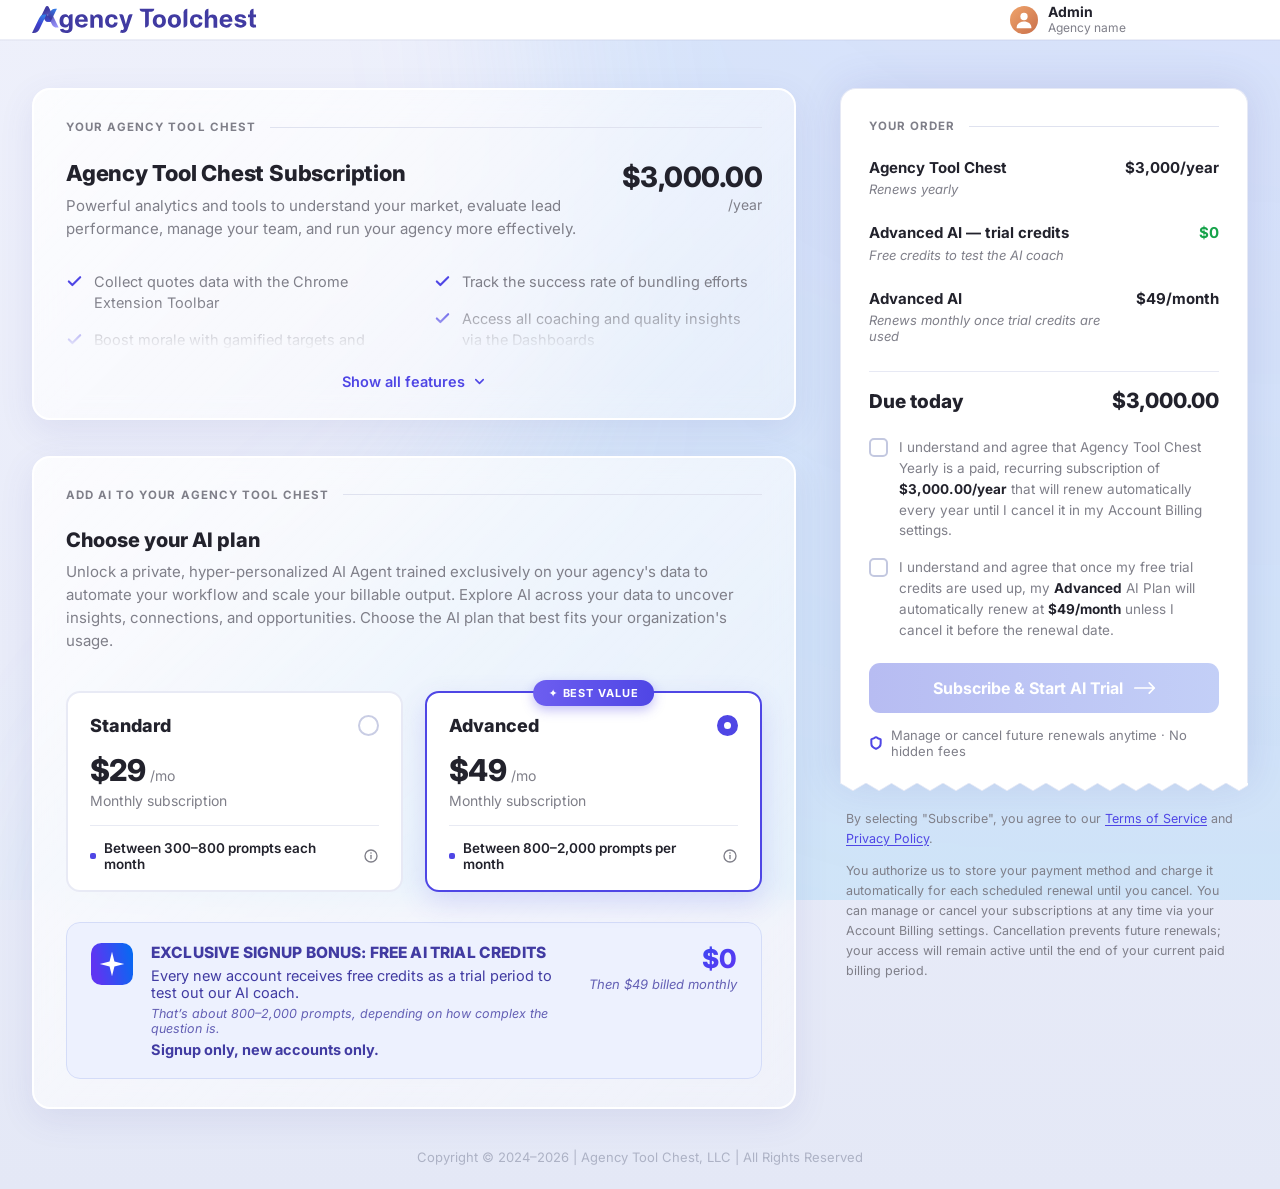
<file: atc/checkout/index.html>
<!DOCTYPE html>
<html lang="en">
<head>
<meta charset="UTF-8">
<meta name="viewport" content="width=device-width, initial-scale=1.0">
<title>Agency Toolchest — Subscription</title>
<link rel="preconnect" href="https://fonts.googleapis.com">
<link rel="preconnect" href="https://fonts.gstatic.com" crossorigin>
<link href="https://fonts.googleapis.com/css2?family=Inter:ital,wght@0,400;0,500;0,600;0,700;0,800;1,400;1,500&display=swap" rel="stylesheet">
<style>
  :root{
    --ink:#22222C;
    --body:#7F7F89;
    --muted:#7F7F89;
    --accent:#4f46e5;
    --accent-deep:#4338ca;
    --line:#e5e8f4;
    --green:#16a34a;
    --card:#ffffff;
  }
  *{box-sizing:border-box;margin:0;padding:0}
  html{-webkit-font-smoothing:antialiased;text-rendering:optimizeLegibility}
  body{
    font-family:'Inter',system-ui,-apple-system,'Segoe UI',sans-serif;
    background:linear-gradient(180deg,#eef0fb 0%,#e9ecf9 55%,#e4e8f6 100%);
    color:var(--ink);
    min-height:100vh;
    display:flex;flex-direction:column;
    font-size:15px;
  }
  .bg-shape{position:fixed;inset:0;z-index:-1;pointer-events:none}
  .bg-shape svg{width:100%;height:100%;display:block}

  /* ---------- Header ---------- */
  header{
    background:#fff;
    display:flex;align-items:center;justify-content:space-between;
    height:40px;max-height:40px;padding:0 32px;
    border-bottom:1px solid #eceef7;
    box-shadow:0 1px 0 rgba(30,34,80,.03);
    position:sticky;top:0;z-index:50;
  }
  .logo{display:flex;align-items:center;gap:10px;text-decoration:none;color:var(--ink)}
  .logo-word{font-size:21px;font-weight:800;letter-spacing:-.02em}
  .logo-word span{color:var(--accent-deep)}
  .user{display:flex;align-items:center;gap:10px}
  .avatar{
    width:28px;height:28px;border-radius:50%;
    background:linear-gradient(135deg,#f0a56c,#c96f4a);
    display:flex;align-items:center;justify-content:center;overflow:hidden;
  }
  .user-name{font-size:14px;font-weight:700;line-height:1.2}
  .user-sub{font-size:12px;color:var(--muted);line-height:1.2}
  .user-meta{min-width:200px}

  /* ---------- Layout ---------- */
  .page{flex:1;max-width:1440px;margin:0 auto;padding:48px 32px 40px;
    display:grid;grid-template-columns:minmax(0,1fr) 408px;gap:44px;align-items:start}
  .col-left{display:flex;flex-direction:column;gap:36px;min-width:0}

  .card{
    background:linear-gradient(135deg,rgba(255,255,255,.8),rgba(255,255,255,.4));
    border:2px solid #fff;border-radius:18px;
    box-shadow:0 10px 34px rgba(78,82,168,.10);
    -webkit-backdrop-filter:blur(14px);backdrop-filter:blur(14px);
    padding:30px 32px 28px;
  }
  .eyebrow{
    display:flex;align-items:center;gap:14px;
    font-size:11.5px;font-weight:700;letter-spacing:.09em;
    text-transform:uppercase;color:var(--muted);
  }
  .eyebrow::after{content:"";flex:1;height:1px;background:#dfe2ef}

  /* ---------- Subscription card ---------- */
  .sub-head{display:flex;justify-content:space-between;gap:24px;margin-top:26px}
  .sub-title{font-size:22px;font-weight:800;letter-spacing:-.01em}
  .sub-desc{margin-top:8px;color:var(--body);line-height:1.55;max-width:60ch}
  .sub-price{text-align:right;white-space:nowrap}
  .sub-price .amount{font-size:28px;font-weight:800;letter-spacing:-.02em}
  .sub-price .per{display:block;color:var(--muted);font-size:14px;margin-top:2px}

  /* features */
  .features{position:relative;margin-top:22px;overflow:hidden;max-height:92px;transition:max-height .35s ease}
  .features:not(.expanded){
    -webkit-mask-image:linear-gradient(180deg,#000 42%,transparent 96%);
            mask-image:linear-gradient(180deg,#000 42%,transparent 96%);
  }
  .features.expanded{max-height:720px}
  .features-grid{display:grid;grid-template-columns:1fr 1fr;column-gap:40px}
  .feat{display:flex;gap:11px;align-items:flex-start;padding:8px 0;font-size:14.5px;color:var(--body);line-height:1.45}
  .feat svg{flex:none;margin-top:2px}
  .feat-toggle{
    display:flex;align-items:center;gap:7px;margin:18px auto 0;
    background:none;border:0;cursor:pointer;
    color:var(--accent);font:inherit;font-size:14.5px;font-weight:600;
  }
  .feat-toggle:hover{text-decoration:underline}
  .feat-toggle svg{transition:transform .3s ease}
  .feat-toggle.open svg{transform:rotate(180deg)}

  /* ---------- AI plan card ---------- */
  .ai-title{font-size:20px;font-weight:800;margin-top:26px}
  .ai-desc{margin-top:8px;color:var(--body);line-height:1.55;max-width:88ch}
  .plans{display:grid;grid-template-columns:1fr 1fr;gap:22px;margin-top:38px;align-items:stretch}

  .plan-tile{
    position:relative;background:#fff;border:2px solid #e8eaf5;border-radius:14px;
    padding:22px 22px 18px;cursor:pointer;user-select:none;
    transition:border-color .18s ease, box-shadow .18s ease, transform .18s ease;
    display:flex;flex-direction:column;
  }
  .plan-tile:hover{box-shadow:0 10px 26px rgba(78,82,168,.12);transform:translateY(-1px)}
  .plan-tile[data-plan="advanced"]{border-color:var(--accent);box-shadow:0 10px 28px rgba(79,70,229,.16)}
  .plan-tile input[name="ai-plan"]{position:absolute;opacity:0;pointer-events:none}
  .plan-tile:focus-visible{outline:3px solid #b9b2f5;outline-offset:2px}

  .plan-top{display:flex;align-items:center;justify-content:space-between}
  .plan-name{font-size:18px;font-weight:800}
  .plan-bar{
    position:absolute;top:0;left:50%;transform:translate(-50%,-50%);
    padding:6px 16px;border-radius:999px;white-space:nowrap;
    background:linear-gradient(90deg,#6d5ef0,#4f46e5);
    color:#fff;font-size:11px;font-weight:700;letter-spacing:.08em;text-transform:uppercase;
    box-shadow:0 4px 12px rgba(79,70,229,.35);
  }
  .plan-price{margin-top:16px;display:flex;align-items:baseline;gap:5px}
  .plan-price .amt{font-size:30px;font-weight:800;letter-spacing:-.02em}
  .plan-price .mo{color:var(--muted);font-size:14px}
  .plan-sub{color:var(--body);font-size:14px;margin-top:4px}
  .plan-divider{height:1px;background:#e8eaf3;margin:16px 0 14px}
  .plan-tokens{display:flex;align-items:center;gap:8px;font-size:13.5px;font-weight:600;color:var(--ink)}
  .tok-dot{width:6px;height:6px;background:var(--accent);border-radius:2px;flex:none}
  .info{position:relative;color:var(--muted);display:inline-flex;cursor:help}
  .info::after{
    content:attr(data-tip);
    position:absolute;bottom:calc(100% + 9px);left:50%;
    transform:translateX(-50%) translateY(3px);
    background:#1d2233;color:#fff;font-size:12px;font-weight:500;line-height:1.45;
    padding:8px 12px;border-radius:8px;width:max-content;max-width:240px;
    opacity:0;pointer-events:none;transition:opacity .15s ease,transform .15s ease;
    z-index:999;box-shadow:0 8px 20px rgba(20,24,60,.25);white-space:normal;text-align:left;max-width:280px;
  }
  .info::before{
    content:"";position:absolute;bottom:calc(100% + 3px);left:50%;transform:translateX(-50%);
    border:6px solid transparent;border-top-color:#1d2233;
    opacity:0;transition:opacity .15s ease;z-index:999;
  }
  .info:hover::after,.info:focus-visible::after{opacity:1;transform:translateX(-50%) translateY(0)}
  .info:hover::before,.info:focus-visible::before{opacity:1}
  @media(max-width:640px){
    .info::after{left:auto;right:-8px;transform:translateY(3px)}
    .info:hover::after,.info:focus-visible::after{transform:translateY(0)}
  }

  /* radios */
  .radio{
    appearance:none;-webkit-appearance:none;width:21px;height:21px;border-radius:50%;
    border:2px solid #c9cde4;background:#fff;cursor:pointer;flex:none;
    transition:border .15s ease;
  }
  .radio:hover{border-color:#a5aad0}
  .radio:checked{border:7px solid var(--accent)}

  /* ---------- Bonus banner ---------- */
  .bonus{
    margin-top:30px;display:flex;align-items:flex-start;gap:18px;
    background:#edf1fe;border:1px solid #d4dcf8;border-radius:14px;padding:20px 24px;
  }
  .bonus-icon{flex:none;width:42px;height:42px}
  .bonus-body{flex:1;min-width:0}
  .bonus-title{font-size:15.5px;font-weight:800;letter-spacing:.01em;color:#413BA2;text-transform:uppercase}
  .bonus-line{margin-top:5px;color:#413BA2;font-size:14.5px}
  .bonus-line b{color:#413BA2}
  .bonus-price{text-align:right;white-space:nowrap}
  .bonus-price .zero{
    font-size:26px;font-weight:800;
    background:linear-gradient(135deg,#046BF2,#5E35F2);
    -webkit-background-clip:text;background-clip:text;
    color:transparent;-webkit-text-fill-color:transparent;
  }
  .bonus-price .then{display:block;color:#413BA2;opacity:.8;font-size:13px;font-style:italic;margin-top:2px}

  /* ---------- Order / receipt ---------- */
  .order-wrap{position:sticky;top:64px}
  .receipt{
    background:#fff;border:1px solid #E6E9F5;border-bottom:0;
    border-radius:16px 16px 0 0;padding:30px 28px 24px;
    box-shadow:0 0 40px rgba(78,82,168,.16);
  }
  .zig{
    height:7.5px;
    background-image:url("data:image/svg+xml,%3Csvg xmlns='http://www.w3.org/2000/svg' viewBox='0 0 25.75 7.5' preserveAspectRatio='none'%3E%3Cpath d='M0 0H25.75L12.875 7.25Z' fill='%23fff'/%3E%3Cpath d='M0 0L12.875 7.25L25.75 0' fill='none' stroke='%23E6E9F5' stroke-width='0.75'/%3E%3C/svg%3E");
    background-repeat:repeat-x;
    background-size:25.75px 100%;
  }
  .fine{padding:18px 6px 0;color:var(--muted);font-size:12.5px;line-height:1.6}
  .fine a{color:var(--accent);text-decoration:underline;text-underline-offset:2px}
  .fine p+p{margin-top:12px}

  .o-item{display:flex;justify-content:space-between;gap:16px;padding:13px 0;animation:fadeIn .25s ease}
  @keyframes fadeIn{from{opacity:0;transform:translateY(-3px)}to{opacity:1;transform:none}}
  .o-title{font-size:15px;font-weight:700;line-height:1.35}
  .o-sub{font-size:13px;font-style:italic;color:var(--muted);margin-top:3px}
  .o-price{font-size:15px;font-weight:700;white-space:nowrap}
  .o-price.free{color:var(--green)}

  .o-divider{height:1px;background:#e7e9f4;margin:14px 0 16px}
  .due{display:flex;justify-content:space-between;align-items:baseline;padding-bottom:6px}
  .due-label{font-size:19px;font-weight:800}
  .due-amount{font-size:21px;font-weight:800;letter-spacing:-.01em}

  .consents{display:flex;flex-direction:column;gap:16px;margin-top:18px}
  .consent{display:flex;gap:11px;align-items:flex-start;cursor:pointer;font-size:13.5px;color:var(--body);line-height:1.55}
  .consent b{color:var(--ink)}
  .checkbox{
    appearance:none;-webkit-appearance:none;flex:none;width:19px;height:19px;margin-top:1px;
    border:2px solid #c3c8e0;border-radius:5px;background:#fff;cursor:pointer;
    display:inline-grid;place-content:center;transition:background .12s ease,border-color .12s ease;
  }
  .checkbox:hover{border-color:#9aa0d8}
  .checkbox::before{
    content:"";width:10px;height:10px;transform:scale(0);transition:transform .12s ease;
    clip-path:polygon(14% 44%,0 62%,40% 100%,100% 16%,82% 2%,38% 66%);
    background:#fff;
  }
  .checkbox:checked{background:var(--accent);border-color:var(--accent)}
  .checkbox:checked::before{transform:scale(1)}

  .subscribe{
    width:100%;margin-top:22px;border:0;border-radius:11px;cursor:pointer;
    padding:15px 18px;display:flex;align-items:center;justify-content:center;gap:11px;
    background:linear-gradient(90deg,#6153e6,#3b6ef6);
    color:#fff;font:inherit;font-size:16px;font-weight:700;
    box-shadow:0 10px 24px rgba(79,70,229,.35);
    transition:box-shadow .15s ease,transform .15s ease,filter .15s ease;
  }
  .subscribe:hover:not(:disabled){filter:brightness(1.06);transform:translateY(-1px)}
  .subscribe:disabled{
    background:linear-gradient(90deg,#b7bcf2,#c3cff7);
    box-shadow:none;cursor:not-allowed;color:#fff;
  }
  .renew-note{display:flex;align-items:center;gap:8px;margin-top:14px;color:var(--muted);font-size:13px}
  .renew-note svg{color:var(--accent);flex:none}

  /* ---------- Footer / toast ---------- */
  footer{margin-top:auto;text-align:center;color:#ADB2C5;font-size:13px;padding:0 20px 24px}
  .toast{
    position:fixed;left:50%;bottom:28px;transform:translate(-50%,20px);
    background:#1d2233;color:#fff;padding:12px 22px;border-radius:10px;
    font-size:14px;font-weight:600;opacity:0;pointer-events:none;
    transition:opacity .25s ease,transform .25s ease;z-index:99;
    box-shadow:0 14px 34px rgba(20,24,60,.35);
  }
  .toast.show{opacity:1;transform:translate(-50%,0)}

  /* ---------- Entrance animation ---------- */
  @keyframes rollOut{
    from{opacity:0;clip-path:inset(0 0 100% 0);transform:translateY(-6px)}
    55%{opacity:1}
    to{opacity:1;clip-path:inset(-60px -60px -60px -60px);transform:none}
  }
  .roll{animation:rollOut .6s cubic-bezier(.22,.61,.36,1) both}
  .col-left .card:nth-of-type(1).roll{animation-delay:.06s}
  .col-left .card:nth-of-type(2).roll{animation-delay:.2s}
  .order-wrap.roll{animation-delay:.34s}
  @media (prefers-reduced-motion:reduce){.roll{animation:none}}

  @media (max-width:1120px){
    .page{grid-template-columns:1fr}
    .order-wrap{position:static}
  }
  @media (max-width:640px){
    .plans,.features-grid{grid-template-columns:1fr}
    .sub-head{flex-direction:column}
    .bonus{flex-wrap:wrap}
  }
</style>
</head>
<body>

<div class="bg-shape" aria-hidden="true">
  <svg viewBox="0 0 1599 974" preserveAspectRatio="xMidYMid slice" fill="none" xmlns="http://www.w3.org/2000/svg">
    <g filter="url(#filter0_f_30383_7603)">
      <path fill-rule="evenodd" clip-rule="evenodd" d="M1949.79 -274.864C2131.27 -185.923 2375.55 -201.271 2496.31 -37.418C2616.98 126.316 2555.3 359.701 2569.03 565.343C2581.46 751.659 2593.45 930.395 2573.34 1116.55C2547.74 1353.53 2635.07 1680.31 2434.95 1806.33C2221.87 1940.51 1967.88 1641.02 1719.34 1654.34C1516.58 1665.21 1360.61 1884.34 1158.11 1874.77C938.325 1864.39 734.507 1748.55 571.702 1600.12C395.753 1439.72 176.61 1242.13 198.953 1000.34C222.528 745.232 584.541 657.437 680.798 419.55C772.065 193.992 588.672 -92.8482 723.18 -295.223C856.161 -495.299 1120.71 -600.191 1355.97 -596.286C1585.41 -592.478 1744.23 -375.609 1949.79 -274.864Z" fill="url(#paint0_radial_30383_7603)" fill-opacity="0.18"/>
    </g>
    <defs>
      <filter id="filter0_f_30383_7603" x="3.05176e-05" y="-793.764" width="2781.48" height="2866.22" filterUnits="userSpaceOnUse" color-interpolation-filters="sRGB">
        <feFlood flood-opacity="0" result="BackgroundImageFix"/>
        <feBlend mode="normal" in="SourceGraphic" in2="BackgroundImageFix" result="shape"/>
        <feGaussianBlur stdDeviation="98.6868" result="effect1_foregroundBlur_30383_7603"/>
      </filter>
      <radialGradient id="paint0_radial_30383_7603" cx="0" cy="0" r="1" gradientTransform="matrix(-902.803 3541.76 -3504.57 -611.498 1609.92 -656.749)" gradientUnits="userSpaceOnUse">
        <stop stop-color="#8480FD"/>
        <stop offset="1" stop-color="#04FFF2" stop-opacity="0.6"/>
      </radialGradient>
    </defs>
  </svg>
</div>

<header>
  <a class="logo" href="#" aria-label="Agency Toolchest home">
    <svg width="225" height="27" viewBox="0 0 250 30" fill="none" xmlns="http://www.w3.org/2000/svg" role="img">
      <g clip-path="url(#clip0_14_785)">
        <path d="M15.8455 11.3219L16.8217 9.28621L22.3039 20.7136C23.2468 22.6799 25.2766 23.9367 27.5076 23.9367H29.5981L18.5562 1.06925C17.8669 -0.35772 15.78 -0.35772 15.0919 1.06925L9.82751 11.9677L15.8467 11.3208L15.8455 11.3219Z" fill="url(#paint0_linear_14_785)"/>
        <path d="M27.6838 2.94531L20.6563 17.5981H17.5146C16.3015 17.5981 15.5003 16.3714 16.0158 15.3043L20.4361 6.15456C21.3825 4.19637 23.4076 2.94531 25.6326 2.94531H27.6826H27.6838Z" fill="url(#paint1_linear_14_785)"/>
        <path d="M20.9206 17.5982L16.9193 9.31641H15.1634C13.3264 9.31641 12.1109 11.1704 12.8871 12.7895L14.1729 15.4699C14.7955 16.7684 16.136 17.5993 17.611 17.5993H20.9206V17.5982Z" fill="url(#paint2_linear_14_785)"/>
        <path d="M16.1074 9.31659L8.37873 25.4311C7.04894 28.2029 4.90247 29.9747 1.75718 29.9747H0L7.79419 13.8394C9.12755 11.078 10.7931 9.31543 13.93 9.31543H16.1062L16.1074 9.31659Z" fill="url(#paint3_linear_14_785)"/>
        <path d="M40.9817 11.7523H40.827C40.6401 11.353 40.3746 10.9445 40.0293 10.5278C39.6853 10.1124 39.2317 9.76402 38.671 9.48279C38.1103 9.20156 37.4138 9.06152 36.5817 9.06152C35.4923 9.06152 34.4911 9.34159 33.5792 9.90289C32.6673 10.4642 31.9363 11.309 31.3887 12.4374C30.8411 13.5658 30.5673 14.9719 30.5673 16.6558C30.5673 18.3397 30.8363 19.6602 31.3744 20.7342C31.9125 21.8082 32.6375 22.6045 33.5506 23.1241C34.4626 23.6437 35.4769 23.903 36.5924 23.903C37.3793 23.903 38.0555 23.7872 38.6234 23.5546C39.1912 23.322 39.6543 23.0223 40.0162 22.6542C40.377 22.2862 40.6484 21.8962 40.8282 21.483H41.002V24.2016C41.002 25.2212 40.7103 25.948 40.127 26.3831C39.5436 26.8183 38.8031 27.0358 37.9079 27.0358C37.3079 27.0358 36.8007 26.9571 36.384 26.7986C35.9685 26.64 35.634 26.4329 35.3828 26.1748C35.1316 25.9167 34.9471 25.6389 34.8316 25.3427L31.0208 25.8554C31.1887 26.6354 31.553 27.339 32.1137 27.9652C32.6744 28.5901 33.4304 29.0854 34.3816 29.45C35.3328 29.8146 36.4757 29.9963 37.8103 29.9963C39.2281 29.9963 40.4841 29.781 41.577 29.3528C42.6699 28.9234 43.5258 28.2834 44.1449 27.4316C44.7639 26.5798 45.0735 25.5221 45.0735 24.2583V9.25595H43.4782C42.0996 9.25595 40.9829 10.3739 40.9829 11.7523H40.9817ZM40.6484 18.8779C40.3996 19.5005 40.046 19.9773 39.5841 20.3095C39.1234 20.6416 38.5603 20.8083 37.896 20.8083C37.2317 20.8083 36.6495 20.6393 36.1888 20.3002C35.7281 19.9611 35.3769 19.4809 35.1352 18.8582C34.8935 18.2356 34.7733 17.4961 34.7733 16.6373C34.7733 15.7786 34.8923 15.0472 35.1304 14.4025C35.3685 13.7579 35.7197 13.2533 36.184 12.8888C36.6483 12.5242 37.2186 12.3425 37.896 12.3425C38.5734 12.3425 39.1246 12.5196 39.5889 12.8749C40.0531 13.2302 40.4079 13.7278 40.652 14.3701C40.8972 15.0125 41.0198 15.7682 41.0198 16.6385C41.0198 17.5088 40.896 18.2564 40.6472 18.8779H40.6484Z" fill="#413BA2"/>
        <path d="M59.9321 10.8934C59.2976 10.2835 58.5559 9.82517 57.7082 9.5208C56.8606 9.21527 55.9463 9.0625 54.9665 9.0625C53.5093 9.0625 52.2415 9.37729 51.1617 10.0069C50.0819 10.6365 49.245 11.5137 48.6521 12.6398C48.0593 13.7658 47.7628 15.0748 47.7628 16.5654C47.7628 18.056 48.0593 19.417 48.6521 20.5338C49.245 21.6506 50.0914 22.5129 51.1903 23.1204C52.2891 23.728 53.6034 24.0313 55.1308 24.0313C56.3558 24.0313 57.438 23.8472 58.3749 23.4792C59.313 23.1112 60.0809 22.595 60.6762 21.9319C61.2726 21.2676 61.6678 20.4899 61.8607 19.5964L58.0499 19.3511C57.9082 19.7156 57.7023 20.0246 57.4309 20.2758C57.1606 20.5281 56.8344 20.7167 56.4546 20.8417C56.0737 20.9678 55.6558 21.0303 55.1975 21.0303C54.5082 21.0303 53.9117 20.8891 53.4082 20.6056C52.9058 20.322 52.5165 19.9193 52.2427 19.3974C51.9688 18.8754 51.8319 18.2551 51.8319 17.5387V17.5294H61.9476V16.4254C61.9476 15.1917 61.7702 14.1142 61.4155 13.193C61.0607 12.2717 60.5654 11.5056 59.9309 10.8945L59.9321 10.8934ZM51.8415 15.0366C51.8665 14.5169 51.9986 14.039 52.2486 13.6073C52.5189 13.1386 52.8951 12.7648 53.3748 12.4847C53.8546 12.2046 54.4082 12.0646 55.0332 12.0646C55.6582 12.0646 56.1606 12.1919 56.6142 12.4465C57.0689 12.7011 57.4249 13.0518 57.6832 13.4985C57.9404 13.9452 58.0701 14.4579 58.0701 15.0366H51.8415Z" fill="#413BA2"/>
        <path d="M76.1193 9.85723C75.3514 9.41166 74.4526 9.18945 73.4204 9.18945C72.318 9.18945 71.3799 9.43943 70.6061 9.93824C69.8323 10.437 69.2811 11.1129 68.9525 11.9647H68.7787C68.7787 10.5366 67.6203 9.37925 66.1917 9.37925H64.8524V24.0309H68.9715V15.5605C68.9787 14.9309 69.0989 14.3916 69.3346 13.9437C69.5704 13.4958 69.8989 13.1533 70.3216 12.9183C70.7442 12.6834 71.2323 12.5653 71.7859 12.5653C72.6109 12.5653 73.2597 12.8176 73.73 13.3234C74.2002 13.8291 74.4324 14.5305 74.4264 15.4262V23.9626C74.4264 23.9626 75.5431 24.0297 76.9217 24.0297H78.5467V14.7006C78.5467 13.563 78.3336 12.5816 77.9086 11.7575C77.4836 10.9347 76.8872 10.2993 76.1193 9.85491V9.85723Z" fill="#413BA2"/>
        <path d="M86.8778 12.7C87.3517 12.3632 87.9076 12.1954 88.5457 12.1954C89.3005 12.1954 89.9112 12.4176 90.3779 12.8608C90.8458 13.3041 91.1339 13.8885 91.2434 14.6118H95.1316C95.0732 13.4916 94.7613 12.5171 94.1934 11.6861C93.6256 10.8552 92.8553 10.2106 91.8827 9.7511C90.9089 9.29165 89.7743 9.0625 88.4791 9.0625C86.9766 9.0625 85.6802 9.37845 84.5909 10.0115C83.5016 10.6434 82.6611 11.5218 82.0718 12.6444C81.4813 13.767 81.1873 15.0713 81.1873 16.5561C81.1873 18.041 81.4789 19.3187 82.0623 20.4447C82.6456 21.5708 83.4837 22.4504 84.5766 23.0823C85.6695 23.7141 86.9766 24.0313 88.4981 24.0313C89.8196 24.0313 90.9636 23.7952 91.9315 23.323C92.8982 22.8508 93.6577 22.1946 94.2089 21.3555C94.7601 20.5153 95.0685 19.542 95.1327 18.4345H91.2446C91.1672 18.9437 91.0041 19.38 90.7565 19.7422C90.5077 20.1033 90.1958 20.3788 89.8184 20.5674C89.441 20.756 89.0172 20.8509 88.5469 20.8509C87.9088 20.8509 87.3505 20.6808 86.8743 20.3417C86.3969 20.0015 86.0278 19.5085 85.7671 18.8604C85.5064 18.2123 85.3754 17.4253 85.3754 16.5006C85.3754 15.5759 85.5076 14.8109 85.7719 14.1697C86.0361 13.5274 86.4052 13.039 86.879 12.7023L86.8778 12.7Z" fill="#413BA2"/>
        <path d="M106.97 10.9288L104.382 20.0045H104.227L101.664 10.9346C101.36 9.86178 100.379 9.12109 99.2626 9.12109H96.8197L102.148 24.3664L101.907 25.4694C101.727 25.9323 101.492 26.261 101.205 26.4531C100.919 26.6464 100.58 26.7355 100.19 26.7227C99.7995 26.71 99.3638 26.629 98.8793 26.482L97.9507 29.5501C98.2471 29.6716 98.6233 29.7734 99.0769 29.8544C99.5317 29.9343 100.02 29.9748 100.542 29.9748C101.56 29.9748 102.432 29.8128 103.153 29.4876C103.875 29.1624 104.473 28.7029 104.947 28.1081C105.421 27.5132 105.796 26.8165 106.073 26.0191L111.847 9.12109H109.37C108.254 9.12109 107.276 9.85946 106.97 10.9288Z" fill="#413BA2"/>
        <path d="M135.86 3.04492H119.593C119.593 4.89895 121.138 6.40114 123.045 6.40114H125.656V23.9634C127.942 23.9634 129.795 22.1615 129.795 19.9395V6.40114H132.406C134.313 6.40114 135.859 4.89895 135.859 3.04492H135.86Z" fill="#413BA2"/>
        <path d="M145.397 10.0562C144.304 9.43241 143.006 9.12109 141.504 9.12109C140.001 9.12109 138.704 9.43241 137.611 10.0562C136.518 10.68 135.675 11.5515 135.082 12.6694C134.489 13.7886 134.193 15.094 134.193 16.5858C134.193 18.0776 134.489 19.3634 135.082 20.4825C135.675 21.6016 136.518 22.4731 137.611 23.0957C138.704 23.7195 140.001 24.0308 141.504 24.0308C143.006 24.0308 144.304 23.7195 145.397 23.0957C146.49 22.4719 147.333 21.6005 147.925 20.4825C148.518 19.3634 148.815 18.0648 148.815 16.5858C148.815 15.1067 148.518 13.7886 147.925 12.6694C147.333 11.5503 146.49 10.68 145.397 10.0562ZM144.275 18.8044C144.04 19.4629 143.693 19.9814 143.236 20.3598C142.778 20.7394 142.207 20.9281 141.524 20.9281C140.841 20.9281 140.255 20.7383 139.788 20.3598C139.32 19.9802 138.969 19.4617 138.735 18.8044C138.499 18.1459 138.381 17.3971 138.381 16.5569C138.381 15.7166 138.499 14.9679 138.735 14.3094C138.97 13.6508 139.322 13.1312 139.788 12.7493C140.256 12.3674 140.835 12.1753 141.524 12.1753C142.213 12.1753 142.778 12.3662 143.236 12.7493C143.693 13.1312 144.04 13.652 144.275 14.3094C144.511 14.9679 144.629 15.7166 144.629 16.5569C144.629 17.3971 144.511 18.1459 144.275 18.8044Z" fill="#413BA2"/>
        <path d="M162.108 10.0562C161.015 9.43241 159.717 9.12109 158.215 9.12109C156.712 9.12109 155.415 9.43241 154.322 10.0562C153.229 10.68 152.386 11.5515 151.793 12.6694C151.2 13.7886 150.904 15.094 150.904 16.5858C150.904 18.0776 151.2 19.3634 151.793 20.4825C152.386 21.6016 153.229 22.4731 154.322 23.0957C155.415 23.7195 156.712 24.0308 158.215 24.0308C159.717 24.0308 161.015 23.7195 162.108 23.0957C163.201 22.4719 164.044 21.6005 164.636 20.4825C165.229 19.3634 165.526 18.0648 165.526 16.5858C165.526 15.1067 165.229 13.7886 164.636 12.6694C164.044 11.5503 163.201 10.68 162.108 10.0562ZM160.986 18.8044C160.751 19.4629 160.404 19.9814 159.947 20.3598C159.489 20.7394 158.918 20.9281 158.235 20.9281C157.552 20.9281 156.966 20.7383 156.499 20.3598C156.032 19.9802 155.68 19.4617 155.446 18.8044C155.21 18.1459 155.092 17.3971 155.092 16.5569C155.092 15.7166 155.21 14.9679 155.446 14.3094C155.682 13.6508 156.033 13.1312 156.499 12.7493C156.967 12.3674 157.546 12.1753 158.235 12.1753C158.924 12.1753 159.489 12.3662 159.947 12.7493C160.404 13.1312 160.751 13.652 160.986 14.3094C161.222 14.9679 161.34 15.7166 161.34 16.5569C161.34 17.3971 161.222 18.1459 160.986 14.3094Z" fill="#413BA2"/>
        <path d="M168.431 7.04924V24.0699C170.706 24.0699 172.55 22.2772 172.55 20.0656V3.04492C170.275 3.04492 168.431 4.83761 168.431 7.04924Z" fill="#413BA2"/>
        <path d="M181.146 12.7447C181.62 12.409 182.176 12.2412 182.814 12.2412C183.569 12.2412 184.18 12.4623 184.646 12.9044C185.114 13.3465 185.402 13.9274 185.512 14.6484H189.4C189.342 13.5328 189.03 12.5618 188.462 11.7343C187.894 10.9068 187.124 10.2645 186.151 9.80738C185.177 9.35024 184.043 9.12109 182.747 9.12109C181.245 9.12109 179.949 9.43588 178.859 10.0666C177.77 10.6962 176.93 11.5711 176.34 12.6891C175.751 13.8082 175.456 15.1067 175.456 16.5858C175.456 18.0648 176.047 19.3367 176.631 20.4593C177.214 21.5808 178.052 22.4569 179.145 23.0864C180.238 23.716 181.245 24.032 182.767 24.032C184.088 24.032 185.232 23.797 186.2 23.3272C187.167 22.8573 187.926 22.2034 188.477 21.3667C189.029 20.5299 189.337 19.5601 189.401 18.4572H185.513C185.436 18.9652 185.273 19.3992 185.025 19.7592C184.776 20.1191 184.464 20.3934 184.087 20.582C183.709 20.7707 183.286 20.8644 182.815 20.8644C182.177 20.8644 181.619 20.6954 181.143 20.3575C180.665 20.0184 180.296 19.5265 180.036 17.8819C179.775 17.2361 179.644 16.4526 179.644 15.5314C179.644 14.6102 179.776 13.8487 180.04 13.2087C180.305 12.5698 180.674 13.0826 181.147 12.747L181.146 12.7447Z" fill="#413BA2"/>
        <path d="M203.371 10.0557C202.6 9.62052 201.699 9.40179 200.667 9.40179C199.538 9.40179 198.6 9.64483 197.853 10.1309C197.105 10.617 196.563 11.2859 196.228 12.1377H196.054V3.17773C193.843 3.17773 192.05 4.92066 192.05 7.0698V24.0314H196.169V15.6826C196.176 15.0622 196.3 14.531 196.542 14.0889C196.783 13.6468 197.119 13.3101 197.548 13.0786C197.976 12.8471 198.472 12.7302 199.032 12.7302C199.87 12.7302 200.523 12.9779 200.991 13.4732C201.457 13.9686 201.688 14.6606 201.682 15.5506V24.0303H205.801V14.8354C205.809 13.707 205.597 12.7372 205.168 11.9259C204.74 11.1146 204.14 10.4908 203.369 10.0545L203.371 10.0557Z" fill="#413BA2"/>
        <path d="M220.622 10.945C219.987 10.3374 219.246 9.88145 218.398 9.57708C217.55 9.2727 216.636 9.12109 215.656 9.12109C214.199 9.12109 212.931 9.43473 211.852 10.0608C210.772 10.6881 209.935 11.5619 209.342 12.6833C208.749 13.8059 208.453 15.1091 208.453 16.5939C208.453 18.0787 208.749 19.4351 209.342 20.5473C209.935 21.6595 210.781 22.5182 211.88 23.1235C212.979 23.7288 214.293 24.0308 215.821 24.0308C217.046 24.0308 218.128 23.848 219.065 23.4811C220.003 23.1142 220.771 21.6004 221.366 20.9395C221.962 20.2787 222.358 19.5033 222.551 19.6133L218.74 19.3691C218.598 19.7325 218.392 20.0392 218.121 20.2904C217.849 20.5415 217.524 20.729 217.144 20.8551C216.764 20.9801 216.346 21.0426 215.887 21.0426C215.198 21.0426 214.602 20.9014 214.098 20.619C213.594 20.3367 213.206 19.9362 212.932 19.4154C212.659 18.8958 212.522 18.2778 212.522 17.5637V17.5545H222.637V16.455C222.637 15.2271 222.46 14.1531 222.105 13.2354C221.751 12.3176 221.255 11.5538 220.621 10.9462L220.622 10.945ZM212.532 15.072C212.557 14.5547 212.69 14.0779 212.94 13.6474C213.21 13.181 213.586 12.8083 214.066 12.5282C214.546 12.2493 215.099 12.1104 215.724 12.1104C216.349 12.1104 216.852 12.2378 217.305 12.4912C217.76 12.7447 218.116 13.0942 218.374 13.5397C218.633 13.9841 218.761 14.4957 218.761 15.072H212.532Z" fill="#413BA2"/>
        <path d="M237.178 16.7548C236.469 16.1159 235.392 15.6518 233.948 15.3637L231.26 14.8371C230.57 14.6936 230.084 14.5015 229.801 14.2631C229.517 14.0247 229.376 13.7342 229.376 13.3893C229.376 12.9564 229.595 12.6104 230.033 12.35C230.471 12.0896 231.01 11.96 231.648 11.96C232.126 11.96 232.536 12.0364 232.882 12.1903C233.227 12.3442 233.505 12.5479 233.719 12.8014C233.932 13.0548 234.07 13.3384 234.134 13.652L237.906 13.4263C237.725 12.0977 237.095 11.048 236.015 10.2773C234.935 9.50648 233.457 9.12109 231.58 9.12109C230.31 9.12109 229.203 9.30279 228.259 9.66619C227.315 10.0296 226.583 10.5469 226.064 11.217C225.545 11.8882 225.285 12.6868 225.285 13.6138C225.285 14.6924 225.639 15.5789 226.345 16.2745C227.051 16.97 228.129 17.4584 229.579 17.7408L232.152 18.2384C232.796 18.3634 233.273 18.544 233.583 18.7789C233.892 19.0138 234.051 19.3136 234.057 19.677C234.05 20.1098 233.826 20.4617 233.384 20.7348C232.942 21.0079 232.36 21.1433 231.639 21.1433C230.917 21.1433 230.301 20.9917 229.83 20.6873C229.36 20.383 229.064 19.9397 228.941 19.3576L224.889 19.5647C225.089 20.9431 225.77 22.0333 226.934 22.8318C228.097 23.6304 229.663 24.0308 231.629 24.0308C232.919 24.0308 234.058 23.8318 235.048 23.4336C236.038 23.0355 236.819 22.4789 237.389 21.7648C237.959 21.0507 238.245 20.2198 238.245 19.2731C238.245 18.2327 237.89 17.3924 237.181 16.7536L237.178 16.7548Z" fill="#413BA2"/>
        <path d="M248.582 20.6683C248.478 20.6868 248.331 20.7134 248.137 20.7481C247.944 20.7829 247.75 20.8002 247.557 20.8002C247.28 20.8002 247.036 20.7597 246.827 20.6775C246.618 20.5965 246.455 20.453 246.339 20.2493C246.224 20.0456 246.165 19.7586 246.165 19.3894V12.3946H248.961V9.38559H246.165V3.17773C243.89 3.17773 242.045 4.97042 242.045 7.18321V9.38675H240.014V12.3958H242.045V19.9172C242.039 20.8639 242.241 21.6474 242.655 22.2677C243.068 22.888 243.646 23.3452 244.39 23.6403C245.136 23.9342 246.003 24.0639 246.996 24.0257C247.531 24.0071 247.986 23.9551 248.359 23.8706C248.733 23.7861 249.024 23.712 249.23 23.6495L248.582 20.6694V20.6683Z" fill="#413BA2"/>
      </g>
      <defs>
        <linearGradient id="paint0_linear_14_785" x1="17.1227" y1="4.07397" x2="27.6796" y2="24.323" gradientUnits="userSpaceOnUse">
          <stop stop-color="#403BA2"/>
          <stop offset="1" stop-color="#9D98FF"/>
        </linearGradient>
        <linearGradient id="paint1_linear_14_785" x1="18.3348" y1="15.5809" x2="25.1987" y2="3.3513" gradientUnits="userSpaceOnUse">
          <stop offset="0.23" stop-color="#403BA2"/>
          <stop offset="1" stop-color="#337BE7"/>
        </linearGradient>
        <linearGradient id="paint2_linear_14_785" x1="14.4955" y1="10.6369" x2="18.4869" y2="17.748" gradientUnits="userSpaceOnUse">
          <stop stop-color="#403BA2"/>
          <stop offset="1" stop-color="#3D48D2"/>
        </linearGradient>
        <linearGradient id="paint3_linear_14_785" x1="2.25718" y1="29.4366" x2="12.793" y2="10.665" gradientUnits="userSpaceOnUse">
          <stop stop-color="#403BA2"/>
          <stop offset="0.48" stop-color="#3F3FCE"/>
          <stop offset="1" stop-color="#337BE6"/>
        </linearGradient>
        <clipPath id="clip0_14_785">
          <rect width="249.231" height="30" fill="white"/>
        </clipPath>
      </defs>
    </svg>
  </a>
  <div class="user">
    <div class="avatar" aria-hidden="true">
      <svg width="22" height="22" viewBox="0 0 24 24" fill="#fff">
        <circle cx="12" cy="8.2" r="4"/><path d="M4 20c0-4 3.6-6.4 8-6.4s8 2.4 8 6.4v1H4v-1Z"/>
      </svg>
    </div>
    <div class="user-meta">
      <div class="user-name">Admin</div>
      <div class="user-sub">Agency name</div>
    </div>
  </div>
</header>

<main class="page">
  <!-- ============ LEFT COLUMN ============ -->
  <div class="col-left">

    <!-- Subscription card -->
    <section class="card roll">
      <div class="eyebrow">Your Agency Tool Chest</div>
      <div class="sub-head">
        <div>
          <h1 class="sub-title">Agency Tool Chest Subscription</h1>
          <p class="sub-desc">Powerful analytics and tools to understand your market, evaluate lead
          performance, manage your team, and run your agency more effectively.</p>
        </div>
        <div class="sub-price">
          <div class="amount">$3,000.00</div>
          <span class="per">/year</span>
        </div>
      </div>

      <div class="features" id="features">
        <div class="features-grid">
          <div class="f-col">
            <div class="feat"><svg width="17" height="17" viewBox="0 0 24 24" fill="none" stroke="#4f46e5" stroke-width="3" stroke-linecap="round" stroke-linejoin="round"><path d="M20 6 9 17l-5-5"/></svg>Collect quotes data with the Chrome Extension Toolbar</div>
            <div class="feat"><svg width="17" height="17" viewBox="0 0 24 24" fill="none" stroke="#4f46e5" stroke-width="3" stroke-linecap="round" stroke-linejoin="round"><path d="M20 6 9 17l-5-5"/></svg>Boost morale with gamified targets and celebratory alerts</div>
            <div class="feat"><svg width="17" height="17" viewBox="0 0 24 24" fill="none" stroke="#4f46e5" stroke-width="3" stroke-linecap="round" stroke-linejoin="round"><path d="M20 6 9 17l-5-5"/></svg>Interoffice messaging: Share Texts &amp; GIFs</div>
            <div class="feat"><svg width="17" height="17" viewBox="0 0 24 24" fill="none" stroke="#4f46e5" stroke-width="3" stroke-linecap="round" stroke-linejoin="round"><path d="M20 6 9 17l-5-5"/></svg>Oversee agency-wide goals</div>
            <div class="feat"><svg width="17" height="17" viewBox="0 0 24 24" fill="none" stroke="#4f46e5" stroke-width="3" stroke-linecap="round" stroke-linejoin="round"><path d="M20 6 9 17l-5-5"/></svg>Identify and monitor the most effective lead sources</div>
            <div class="feat"><svg width="17" height="17" viewBox="0 0 24 24" fill="none" stroke="#4f46e5" stroke-width="3" stroke-linecap="round" stroke-linejoin="round"><path d="M20 6 9 17l-5-5"/></svg>Monitor the effectiveness of your campaigns</div>
            <div class="feat"><svg width="17" height="17" viewBox="0 0 24 24" fill="none" stroke="#4f46e5" stroke-width="3" stroke-linecap="round" stroke-linejoin="round"><path d="M20 6 9 17l-5-5"/></svg>Zip code competitiveness tracking</div>
          </div>
          <div class="f-col">
            <div class="feat"><svg width="17" height="17" viewBox="0 0 24 24" fill="none" stroke="#4f46e5" stroke-width="3" stroke-linecap="round" stroke-linejoin="round"><path d="M20 6 9 17l-5-5"/></svg>Track the success rate of bundling efforts</div>
            <div class="feat"><svg width="17" height="17" viewBox="0 0 24 24" fill="none" stroke="#4f46e5" stroke-width="3" stroke-linecap="round" stroke-linejoin="round"><path d="M20 6 9 17l-5-5"/></svg>Access all coaching and quality insights via the Dashboards</div>
            <div class="feat"><svg width="17" height="17" viewBox="0 0 24 24" fill="none" stroke="#4f46e5" stroke-width="3" stroke-linecap="round" stroke-linejoin="round"><path d="M20 6 9 17l-5-5"/></svg>Set and oversee individual staff goals and activity</div>
            <div class="feat"><svg width="17" height="17" viewBox="0 0 24 24" fill="none" stroke="#4f46e5" stroke-width="3" stroke-linecap="round" stroke-linejoin="round"><path d="M20 6 9 17l-5-5"/></svg>Retrieve detailed reports on quotes and sales</div>
            <div class="feat"><svg width="17" height="17" viewBox="0 0 24 24" fill="none" stroke="#4f46e5" stroke-width="3" stroke-linecap="round" stroke-linejoin="round"><path d="M20 6 9 17l-5-5"/></svg>Tailor coaching based on the source of the lead</div>
            <div class="feat"><svg width="17" height="17" viewBox="0 0 24 24" fill="none" stroke="#4f46e5" stroke-width="3" stroke-linecap="round" stroke-linejoin="round"><path d="M20 6 9 17l-5-5"/></svg>Cross-selling tracking</div>
          </div>
        </div>
      </div>

      <button class="feat-toggle" id="feat-toggle" type="button" aria-expanded="false">
        <span id="feat-label">Show all features</span>
        <svg width="15" height="15" viewBox="0 0 24 24" fill="none" stroke="currentColor" stroke-width="2.5" stroke-linecap="round" stroke-linejoin="round"><path d="m6 9 6 6 6-6"/></svg>
      </button>
    </section>

    <!-- AI plan card -->
    <section class="card roll">
      <div class="eyebrow">Add AI to Your Agency Tool Chest</div>
      <h2 class="ai-title">Choose your AI plan</h2>
      <p class="ai-desc">Unlock a private, hyper-personalized AI Agent trained exclusively on your agency's
      data to automate your workflow and scale your billable output. Explore AI across your data to uncover
      insights, connections, and opportunities. Choose the AI plan that best fits your organization's usage.</p>

      <div class="plans" role="radiogroup" aria-label="AI plan">
        <!-- Standard -->
        <div class="plan-tile" data-plan="standard" tabindex="0" role="radio" aria-checked="false">
          <input type="radio" name="ai-plan" id="plan-standard" value="standard" tabindex="-1">
          <div class="plan-top">
            <div class="plan-name">Standard</div>
            <input class="radio" type="radio" aria-hidden="true" tabindex="-1">
          </div>
          <div class="plan-price"><span class="amt">$29</span><span class="mo">/mo</span></div>
          <div class="plan-sub">Monthly subscription</div>
          <div class="plan-divider"></div>
          <div class="plan-tokens">
            <span class="tok-dot"></span>Between 300–800 prompts each month
            <span class="info" tabindex="0" data-tip="Includes about 1,000,000 tokens a month — roughly 1,500–3,000 tokens per prompt, depending on complexity. Resets each billing cycle.">
              <svg width="16" height="16" viewBox="0 0 24 24" fill="none" stroke="currentColor" stroke-width="2"><circle cx="12" cy="12" r="9"/><path d="M12 11v5" stroke-linecap="round"/><circle cx="12" cy="7.5" r="1.2" fill="currentColor" stroke="none"/></svg>
            </span>
          </div>
        </div>

        <!-- Advanced -->
        <div class="plan-tile" data-plan="advanced" tabindex="0" role="radio" aria-checked="true">
          <input type="radio" name="ai-plan" id="plan-advanced" value="advanced" tabindex="-1">
          <div class="plan-bar">✦ Best Value</div>
          <div class="plan-top">
            <div class="plan-name">Advanced</div>
            <input class="radio" type="radio" aria-hidden="true" tabindex="-1">
          </div>
          <div class="plan-price"><span class="amt">$49</span><span class="mo">/mo</span></div>
          <div class="plan-sub">Monthly subscription</div>
          <div class="plan-divider"></div>
          <div class="plan-tokens">
            <span class="tok-dot"></span>Between 800–2,000 prompts per month
            <span class="info" tabindex="0" data-tip="Includes about 3,000,000 tokens a month — roughly 1,500–3,000 tokens per prompt, depending on complexity. Resets each billing cycle.">
              <svg width="16" height="16" viewBox="0 0 24 24" fill="none" stroke="currentColor" stroke-width="2"><circle cx="12" cy="12" r="9"/><path d="M12 11v5" stroke-linecap="round"/><circle cx="12" cy="7.5" r="1.2" fill="currentColor" stroke="none"/></svg>
            </span>
          </div>
        </div>
      </div>

      <!-- Bonus banner -->
      <div class="bonus">
        <div class="bonus-icon">
          <svg width="42" height="42" viewBox="0 0 24 24" fill="none" xmlns="http://www.w3.org/2000/svg">
            <rect width="24" height="24" rx="6" fill="url(#bonusStarGrad)"/>
            <path d="M12 5L13.3859 10.6141L19 12L13.3859 13.3859L12 19L10.6141 13.3859L5 12L10.6141 10.6141L12 5Z" fill="white"/>
            <defs>
              <linearGradient id="bonusStarGrad" x1="24" y1="4.50003" x2="1.34444" y2="9.49769" gradientUnits="userSpaceOnUse">
                <stop stop-color="#046BF2"/>
                <stop offset="1" stop-color="#5E35F2"/>
              </linearGradient>
            </defs>
          </svg>
        </div>
        <div class="bonus-body">
          <div class="bonus-title">Exclusive signup bonus: free AI trial credits</div>
          <div class="bonus-line">Every new account receives free credits as a trial period to test out our AI coach.</div>
          <div class="bonus-line" id="bonus-prompts" style="font-size:12.5px;font-style:italic;opacity:.8">That’s about 800–2,000 prompts, depending on how complex the question is.</div>
          <div class="bonus-line"><b>Signup only, new accounts only.</b></div>
        </div>
        <div class="bonus-price">
          <div class="zero">$0</div>
          <span class="then" id="bonus-then">Then $49 billed monthly</span>
        </div>
      </div>
    </section>
  </div>

  <!-- ============ RIGHT COLUMN ============ -->
  <aside>
    <div class="order-wrap roll">
      <div class="receipt">
        <div class="eyebrow">Your Order</div>

        <div id="order-items" style="margin-top:12px">
          <div class="o-item">
            <div><div class="o-title">Agency Tool Chest</div><div class="o-sub">Renews yearly</div></div>
            <div class="o-price">$3,000/year</div>
          </div>
        </div>

        <div class="o-divider"></div>
        <div class="due">
          <div class="due-label">Due today</div>
          <div class="due-amount">$3,000.00</div>
        </div>

        <div class="consents">
          <label class="consent">
            <input class="checkbox" type="checkbox" id="cb-base">
            <span>I understand and agree that Agency Tool Chest Yearly is a paid, recurring subscription
            of <b>$3,000.00/year</b> that will renew automatically every year until I cancel it in my
            Account Billing settings.</span>
          </label>
          <label class="consent" id="cb-ai-wrap">
            <input class="checkbox" type="checkbox" id="cb-ai">
            <span>I understand and agree that once my free trial credits are used up, my
            <b id="ai-plan-name">Advanced</b> AI Plan will automatically renew at
            <b id="ai-plan-price">$49/month</b> unless I cancel it before the renewal date.</span>
          </label>
        </div>

        <button class="subscribe" id="subscribe-btn" type="button" disabled>
          Subscribe &amp; Start AI Trial
          <svg width="22" height="16" viewBox="0 0 26 16" fill="none" stroke="currentColor" stroke-width="2" stroke-linecap="round" stroke-linejoin="round"><path d="M1 8h23M18 2l6 6-6 6"/></svg>
        </button>

        <div class="renew-note">
          <svg width="14" height="14" viewBox="0 0 14 14" fill="none" xmlns="http://www.w3.org/2000/svg"><g clip-path="url(#clip0_30390_9404)"><path d="M7.1985 12.8061C9.62492 11.9602 11.6664 10.5019 11.6664 7.5851V3.50164C11.6664 3.34693 11.6049 3.19855 11.4955 3.08915C11.3862 2.97975 11.2378 2.91829 11.0831 2.91829C9.91656 2.91829 8.4642 2.2241 7.44347 1.33157C7.3199 1.22598 7.16271 1.16797 7.00018 1.16797C6.83766 1.16797 6.68046 1.22598 6.55689 1.33157C5.542 2.21826 4.08381 2.91829 2.91726 2.91829C2.76257 2.91829 2.61421 2.97975 2.50482 3.08915C2.39544 3.19855 2.33398 3.34693 2.33398 3.50164V7.5851C2.33398 10.5019 4.37545 11.9602 6.8077 12.8003C6.93342 12.8471 7.07144 12.8492 7.1985 12.8061Z" stroke="#4F46E5" stroke-width="2" stroke-linecap="round"/></g><defs><clipPath id="clip0_30390_9404"><rect width="14" height="14" fill="white"/></clipPath></defs></svg>
          Manage or cancel future renewals anytime · No hidden fees
        </div>
      </div>
      <div class="zig" aria-hidden="true"></div>

      <div class="fine">
        <p>By selecting "Subscribe", you agree to our <a href="#">Terms of Service</a> and
        <a href="#">Privacy Policy</a>.</p>
        <p>You authorize us to store your payment method and charge it automatically for each scheduled
        renewal until you cancel. You can manage or cancel your subscriptions at any time via your Account
        Billing settings. Cancellation prevents future renewals; your access will remain active until the
        end of your current paid billing period.</p>
      </div>
    </div>
  </aside>
</main>

<footer>Copyright © 2024–2026 | Agency Tool Chest, LLC | All Rights Reserved</footer>

<div class="toast" id="toast" role="status"></div>

<script>
  const PLANS = {
    standard: { name: 'Standard', price: 29 },
    advanced: { name: 'Advanced', price: 49 }
  };

  // Pre-check Advanced plan; opt-in checkboxes deliberately NOT pre-checked
  let state = { plan: 'advanced', expanded: false };

  const features   = document.getElementById('features');
  const featToggle = document.getElementById('feat-toggle');
  const featLabel  = document.getElementById('feat-label');
  const orderItems = document.getElementById('order-items');
  const cbBase     = document.getElementById('cb-base');
  const cbAI       = document.getElementById('cb-ai');
  const cbAIWrap   = document.getElementById('cb-ai-wrap');
  const aiName     = document.getElementById('ai-plan-name');
  const aiPrice    = document.getElementById('ai-plan-price');
  const bonusThen  = document.getElementById('bonus-then');
  const btn        = document.getElementById('subscribe-btn');
  const toast      = document.getElementById('toast');

  /* ---- plan selection: whole tile clickable; clicking selected tile deselects ---- */
  document.querySelectorAll('.plan-tile').forEach(tile => {
    const activate = () => selectPlan(tile.dataset.plan);
    tile.addEventListener('click', activate);
    tile.addEventListener('keydown', e => {
      if (e.key === 'Enter' || e.key === ' ') { e.preventDefault(); activate(); }
    });
  });

  function selectPlan(id) {
    state.plan = (state.plan === id) ? null : id;
    if (!state.plan) cbAI.checked = false;   // no plan → drop AI consent
  render();

  /* remove entrance animation styles once done so clip-path never clips shadows */
  document.querySelectorAll('.roll').forEach(el => {
    el.addEventListener('animationend', () => el.classList.remove('roll'), { once: true });
  });
  }

  /* ---- features expand / collapse ---- */
  featToggle.addEventListener('click', () => {
    state.expanded = !state.expanded;
    features.classList.toggle('expanded', state.expanded);
    featToggle.classList.toggle('open', state.expanded);
    featToggle.setAttribute('aria-expanded', state.expanded);
    featLabel.textContent = state.expanded ? 'Hide features' : 'Show all features';
  });

  /* ---- consents gate the subscribe button ---- */
  cbBase.addEventListener('change', updateButton);
  cbAI.addEventListener('change', updateButton);

  function updateButton() {
    btn.disabled = !(cbBase.checked && (state.plan ? cbAI.checked : true));
  }

  /* ---- render order summary + dynamic copy ---- */
  function render() {
    document.querySelectorAll('.plan-tile').forEach(t => {
      const active = t.dataset.plan === state.plan;
      t.classList.toggle('selected', active);
      t.setAttribute('aria-checked', active);
      t.querySelectorAll('input[type="radio"]').forEach(r => { r.checked = active; });
    });

    let html = `
      <div class="o-item">
        <div><div class="o-title">Agency Tool Chest</div><div class="o-sub">Renews yearly</div></div>
        <div class="o-price">$3,000/year</div>
      </div>`;

    if (state.plan) {
      const p = PLANS[state.plan];
      html += `
      <div class="o-item">
        <div><div class="o-title">${p.name} AI — trial credits</div><div class="o-sub">Free credits to test the AI coach</div></div>
        <div class="o-price free">$0</div>
      </div>
      <div class="o-item">
        <div><div class="o-title">${p.name} AI</div><div class="o-sub">Renews monthly once trial credits are used</div></div>
        <div class="o-price">$${p.price}/month</div>
      </div>`;
    }
    orderItems.innerHTML = html;

    if (state.plan) {
      const p = PLANS[state.plan];
      cbAIWrap.style.display = 'flex';
      aiName.textContent  = p.name;
      aiPrice.textContent = `$${p.price}/month`;
      bonusThen.textContent = `Then $${p.price} billed monthly`;
      document.getElementById('bonus-prompts').textContent =
        `That’s about ${state.plan === 'standard' ? '300–800' : '800–2,000'} prompts, depending on how complex the question is.`;
    } else {
      cbAIWrap.style.display = 'none';
      bonusThen.textContent = '';
      document.getElementById('bonus-prompts').style.display = 'none';
    }
    updateButton();
  }

  /* ---- demo subscribe ---- */
  btn.addEventListener('click', () => {
    toast.textContent = 'Subscription confirmed — due today $3,000.00 (demo)';
    toast.classList.add('show');
    clearTimeout(toast._t);
    toast._t = setTimeout(() => toast.classList.remove('show'), 2600);
  });

  render();
</script>
</body>
</html>
</file>
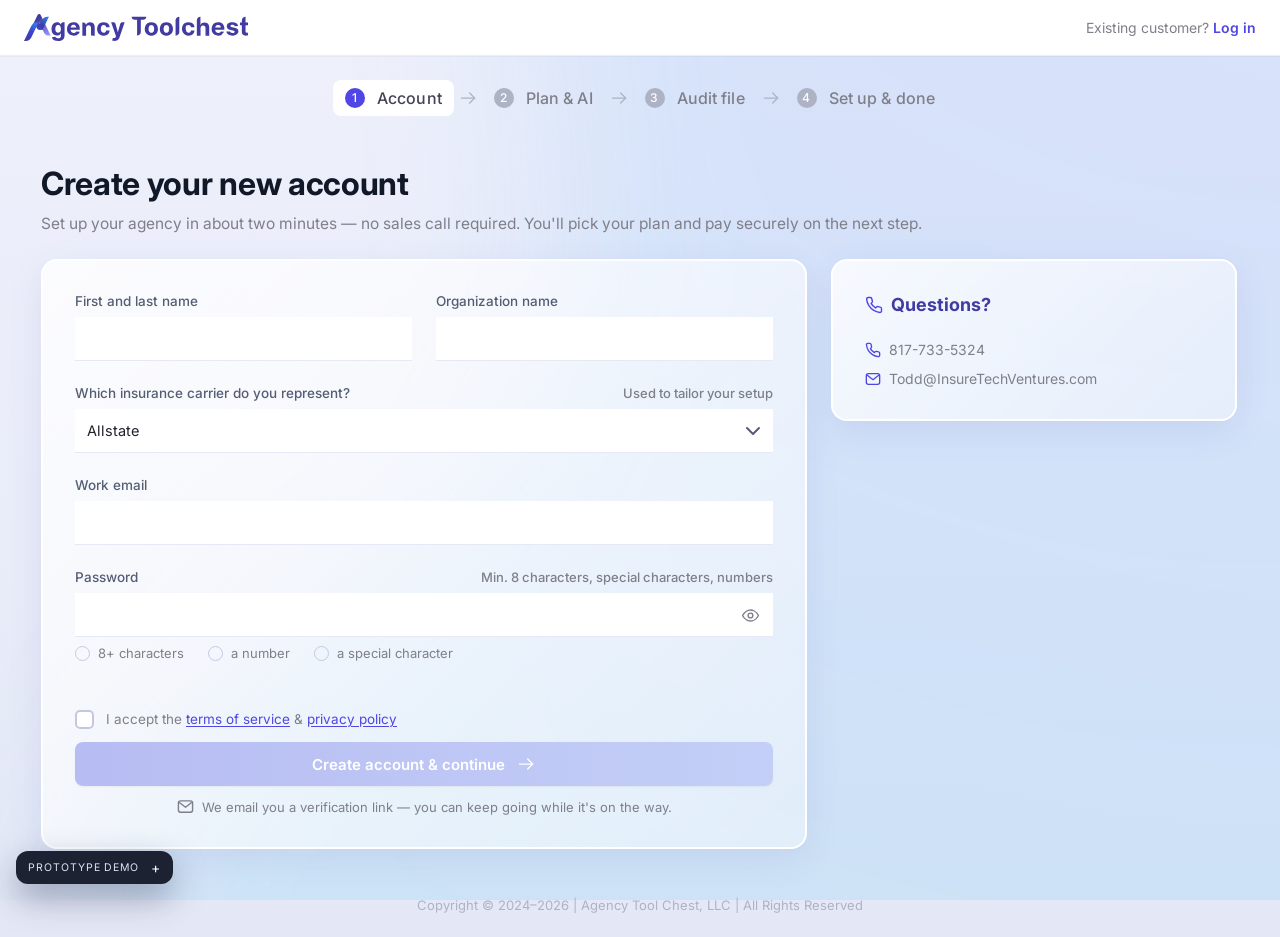
<file: atc/registration/index.html>
<!DOCTYPE html>
<html lang="en">
<head>
<meta charset="UTF-8">
<meta name="viewport" content="width=device-width, initial-scale=1.0">
<title>Create your account — Agency Toolchest</title>
<link rel="preconnect" href="https://fonts.googleapis.com">
<link rel="preconnect" href="https://fonts.gstatic.com" crossorigin>
<link href="https://fonts.googleapis.com/css2?family=Inter:ital,wght@0,400;0,500;0,600;0,700;0,800;1,400;1,500&display=swap" rel="stylesheet">
<style>
  /* ============================================================
     BASE — taken verbatim from the deployed ATC checkout page
     (https://lunaenumen.github.io/atc/checkout/index.html)
     ============================================================ */
  :root{
    --ink:#22222C;
    --body:#7F7F89;
    --muted:#7F7F89;
    --accent:#4f46e5;
    --accent-deep:#4338ca;
    --line:#e5e8f4;
    --green:#16a34a;
    --card:#ffffff;
  }
  *{box-sizing:border-box;margin:0;padding:0}
  html{-webkit-font-smoothing:antialiased;text-rendering:optimizeLegibility}
  body{
    font-family:'Inter',system-ui,-apple-system,'Segoe UI',sans-serif;
    background:linear-gradient(180deg,#eef0fb 0%,#e9ecf9 55%,#e4e8f6 100%);
    color:var(--ink);
    min-height:100vh;
    display:flex;flex-direction:column;
    font-size:15px;
  }
  .bg-shape{position:fixed;inset:0;z-index:-1;pointer-events:none}
  .bg-shape svg{width:100%;height:100%;display:block}

  /* ---------- Header ---------- */
  header{
    background:#fff;
    display:flex;align-items:center;justify-content:space-between;
    height:40px;max-height:40px;padding:0 32px;
    border-bottom:1px solid #eceef7;
    box-shadow:0 1px 0 rgba(30,34,80,.03);
    position:sticky;top:0;z-index:50;
  }
  .logo{display:flex;align-items:center;gap:10px;text-decoration:none;color:var(--ink)}
  .logo-word{font-size:21px;font-weight:800;letter-spacing:-.02em}
  .logo-word span{color:var(--accent-deep)}
  .user{display:flex;align-items:center;gap:10px}
  .avatar{
    width:28px;height:28px;border-radius:50%;
    background:linear-gradient(135deg,#f0a56c,#c96f4a);
    display:flex;align-items:center;justify-content:center;overflow:hidden;
  }
  .user-name{font-size:14px;font-weight:700;line-height:1.2}
  .user-sub{font-size:12px;color:var(--muted);line-height:1.2}
    /* signup: name sits left-aligned next to the avatar in one chip */
  header .user{gap:9px}
  header .user-meta{min-width:0;text-align:left}

  /* ---------- Layout ---------- */
  .page{flex:1;max-width:1440px;margin:0 auto;padding:48px 32px 40px;
    display:grid;grid-template-columns:minmax(0,1fr) 408px;gap:44px;align-items:start}
  .col-left{display:flex;flex-direction:column;gap:36px;min-width:0}

  .card{
    background:linear-gradient(135deg,rgba(255,255,255,.8),rgba(255,255,255,.4));
    border:2px solid #fff;border-radius:18px;
    box-shadow:0 10px 34px rgba(78,82,168,.10);
    -webkit-backdrop-filter:blur(14px);backdrop-filter:blur(14px);
    padding:30px 32px 28px;
  }
  .eyebrow{
    display:flex;align-items:center;gap:14px;
    font-size:11.5px;font-weight:700;letter-spacing:.09em;
    text-transform:uppercase;color:var(--muted);
  }
  .eyebrow::after{content:"";flex:1;height:1px;background:#dfe2ef}

  /* ---------- Subscription card ---------- */
  .sub-head{display:flex;justify-content:space-between;gap:24px;margin-top:26px}
  .sub-title{font-size:22px;font-weight:800;letter-spacing:-.01em}
  .sub-desc{margin-top:8px;color:var(--body);line-height:1.55;max-width:60ch}
  .sub-price{text-align:right;white-space:nowrap}
  .sub-price .amount{font-size:28px;font-weight:800;letter-spacing:-.02em}
  .sub-price .per{display:block;color:var(--muted);font-size:14px;margin-top:2px}

  /* features */
  .features-divider{height:1px;background:#E2E6F0;margin:30px 0 20px}
  .features-head{margin:0;color:#111827;font-size:18px;font-weight:500;line-height:1.25}
  .features{position:relative;margin-top:14px;overflow:hidden;max-height:92px;transition:max-height .35s ease}
  .features:not(.expanded){
    -webkit-mask-image:linear-gradient(180deg,#000 42%,transparent 96%);
            mask-image:linear-gradient(180deg,#000 42%,transparent 96%);
  }
  .features.expanded{max-height:720px}
  .features-grid{display:grid;grid-template-columns:1fr 1fr;column-gap:40px}
  .stage .feat{gap:10px;padding:7px 0;line-height:1.3}
  .stage .feat svg{width:16px;height:16px;margin-top:4px}
  .feat svg{flex:none;margin-top:2px}
  .feat-toggle{
    display:flex;align-items:center;gap:7px;margin:18px auto 0;
    background:none;border:0;cursor:pointer;
    color:var(--accent);font:inherit;font-size:14.5px;font-weight:600;
  }
  .feat-toggle:hover{text-decoration:underline}
  .feat-toggle svg{transition:transform .3s ease}
  .feat-toggle.open svg{transform:rotate(180deg)}

  /* ---------- AI plan card ---------- */
  .ai-title{font-size:20px;font-weight:800;margin-top:26px}
  .ai-desc{margin-top:8px;color:var(--body);line-height:1.55;max-width:88ch}
  .plans{display:grid;grid-template-columns:1fr 1fr;gap:22px;margin-top:38px;align-items:stretch}

  .plan-tile{
    position:relative;background:#fff;border:2px solid #e8eaf5;border-radius:14px;
    padding:22px 22px 18px;cursor:pointer;user-select:none;
    transition:border-color .18s ease, box-shadow .18s ease, transform .18s ease;
    display:flex;flex-direction:column;
  }
  .plan-tile:hover{box-shadow:0 10px 26px rgba(78,82,168,.12);transform:translateY(-1px)}
  .plan-tile[data-plan="advanced"]{border-color:var(--accent);box-shadow:0 10px 28px rgba(79,70,229,.16)}
  .plan-tile input[name="ai-plan"]{position:absolute;opacity:0;pointer-events:none}
  .plan-tile:focus-visible{outline:3px solid #b9b2f5;outline-offset:2px}

  .plan-top{display:flex;align-items:center;justify-content:space-between}
  .plan-name{font-size:18px;font-weight:800}
  .plan-bar{
    position:absolute;top:0;left:50%;transform:translate(-50%,-50%);
    padding:6px 16px;border-radius:999px;white-space:nowrap;
    background:linear-gradient(90deg,#6d5ef0,#4f46e5);
    color:#fff;font-size:11px;font-weight:700;letter-spacing:.08em;text-transform:uppercase;
    box-shadow:0 4px 12px rgba(79,70,229,.35);
  }
  .plan-price{margin-top:16px;display:flex;align-items:baseline;gap:5px}
  .plan-price .amt{font-size:30px;font-weight:800;letter-spacing:-.02em}
  .plan-price .mo{color:var(--muted);font-size:14px}
  .plan-sub{color:var(--body);font-size:14px;margin-top:4px}
  .plan-divider{height:1px;background:#e8eaf3;margin:16px 0 14px}
  .plan-tokens{display:flex;align-items:center;gap:8px;font-size:13.5px;font-weight:600;color:var(--ink)}
  .tok-dot{width:6px;height:6px;background:var(--accent);border-radius:2px;flex:none}
  .info{color:var(--muted);display:inline-flex;cursor:help}
  /* styled tooltip (setup fee explanation) */
  .tip{position:relative;color:var(--muted);display:inline-flex;cursor:help}
  .tip::after{
    content:attr(data-tip);position:absolute;bottom:calc(100% + 9px);right:-6px;
    width:252px;background:#1d2233;color:#fff;font-size:12px;font-weight:400;line-height:1.55;
    padding:9px 12px;border-radius:8px;box-shadow:0 10px 24px rgba(20,24,60,.35);
    opacity:0;pointer-events:none;transition:opacity .18s ease;z-index:40;
  }
  .tip::before{
    content:"";position:absolute;bottom:calc(100% + 3px);right:2px;
    border:6px solid transparent;border-top-color:#1d2233;
    opacity:0;transition:opacity .18s ease;z-index:40;
  }
  .tip:hover::after,.tip:focus-visible::after,.tip:hover::before,.tip:focus-visible::before{opacity:1}

  /* radios */
  .radio{
    appearance:none;-webkit-appearance:none;width:21px;height:21px;border-radius:50%;
    border:2px solid #c9cde4;background:#fff;cursor:pointer;flex:none;
    transition:border .15s ease;
  }
  .radio:hover{border-color:#a5aad0}
  .radio:checked{border:7px solid var(--accent)}

  /* ---------- Bonus banner ---------- */
  .bonus{
    margin-top:30px;display:flex;align-items:flex-start;gap:18px;
    background:#edf1fe;border:1px solid #d4dcf8;border-radius:14px;padding:20px 24px;
  }
  .bonus-icon{flex:none;width:42px;height:42px}
  .bonus-body{flex:1;min-width:0}
  .bonus-title{font-size:15.5px;font-weight:800;letter-spacing:.01em;color:#413BA2;text-transform:uppercase}
  .bonus-line{margin-top:5px;color:#413BA2;font-size:14.5px}
  .bonus-line b{color:#413BA2}
  .bonus-price{text-align:right;white-space:nowrap}
  .bonus-price .zero{
    font-size:26px;font-weight:800;
    background:linear-gradient(135deg,#046BF2,#5E35F2);
    -webkit-background-clip:text;background-clip:text;
    color:transparent;-webkit-text-fill-color:transparent;
  }
  .bonus-price .then{display:block;color:#413BA2;opacity:.8;font-size:13px;font-style:italic;margin-top:2px}

  /* ---------- Order / receipt ---------- */
  .order-wrap{position:sticky;top:64px}
  .receipt{
    background:#fff;border:1px solid #E6E9F5;border-bottom:0;
    border-radius:16px 16px 0 0;padding:30px 28px 24px;
    box-shadow:0 0 40px rgba(78,82,168,.16);
  }
  .zig{
    height:7.5px;
    background-image:url("data:image/svg+xml,%3Csvg xmlns='http://www.w3.org/2000/svg' viewBox='0 0 25.75 7.5' preserveAspectRatio='none'%3E%3Cpath d='M0 0H25.75L12.875 7.25Z' fill='%23fff'/%3E%3Cpath d='M0 0L12.875 7.25L25.75 0' fill='none' stroke='%23E6E9F5' stroke-width='0.75'/%3E%3C/svg%3E");
    background-repeat:repeat-x;
    background-size:25.75px 100%;
  }
  .fine{padding:18px 6px 0;color:var(--muted);font-size:12.5px;line-height:1.6}
  .fine a{color:var(--accent);text-decoration:underline;text-underline-offset:2px}
  .fine p+p{margin-top:12px}

  .o-item{display:flex;justify-content:space-between;gap:16px;padding:13px 0;animation:fadeIn .25s ease}
  @keyframes fadeIn{from{opacity:0;transform:translateY(-3px)}to{opacity:1;transform:none}}
  .o-title{font-size:15px;font-weight:700;line-height:1.35}
  .o-sub{font-size:13px;font-style:italic;color:var(--muted);margin-top:3px}
  .o-price{font-size:15px;font-weight:700;white-space:nowrap}
  .o-price.free{color:var(--green)}

  .o-divider{height:1px;background:#e7e9f4;margin:14px 0 16px}
  .due{display:flex;justify-content:space-between;align-items:baseline;padding-bottom:6px}
  .due-label{font-size:19px;font-weight:800}
  .due-amount{font-size:21px;font-weight:800;letter-spacing:-.01em}

  .consents{display:flex;flex-direction:column;gap:16px;margin-top:18px}
  .consent{display:flex;gap:11px;align-items:flex-start;cursor:pointer;font-size:13.5px;color:var(--body);line-height:1.55}
  .consent b{color:var(--ink)}
  .checkbox{
    appearance:none;-webkit-appearance:none;flex:none;width:19px;height:19px;margin-top:1px;
    border:2px solid #c3c8e0;border-radius:5px;background:#fff;cursor:pointer;
    display:inline-grid;place-content:center;transition:background .12s ease,border-color .12s ease;
  }
  .checkbox:hover{border-color:#9aa0d8}
  .checkbox::before{
    content:"";width:10px;height:10px;transform:scale(0);transition:transform .12s ease;
    clip-path:polygon(14% 44%,0 62%,40% 100%,100% 16%,82% 2%,38% 66%);
    background:#fff;
  }
  .checkbox:checked{background:var(--accent);border-color:var(--accent)}
  .checkbox:checked::before{transform:scale(1)}

  .subscribe{
    width:100%;margin-top:22px;border:0;border-radius:11px;cursor:pointer;
    padding:15px 18px;display:flex;align-items:center;justify-content:center;gap:11px;
    background:linear-gradient(90deg,#6153e6,#3b6ef6);
    color:#fff;font:inherit;font-size:16px;font-weight:700;
    box-shadow:0 10px 24px rgba(79,70,229,.35);
    transition:box-shadow .15s ease,transform .15s ease,filter .15s ease;
  }
  .subscribe:hover:not(:disabled){filter:brightness(1.06);transform:translateY(-1px)}
  .subscribe:disabled{
    background:linear-gradient(90deg,#b7bcf2,#c3cff7);
    box-shadow:none;cursor:not-allowed;color:#fff;
  }
  .renew-note{display:flex;align-items:center;gap:8px;margin-top:14px;color:var(--muted);font-size:13px}
  .renew-note svg{color:var(--accent);flex:none}

  /* ---------- Footer / toast ---------- */
  footer{margin-top:auto;text-align:center;color:#ADB2C5;font-size:13px;padding:0 20px 24px}
  .toast{
    position:fixed;left:50%;bottom:28px;transform:translate(-50%,20px);
    background:#1d2233;color:#fff;padding:12px 22px;border-radius:10px;
    font-size:14px;font-weight:600;opacity:0;pointer-events:none;
    transition:opacity .25s ease,transform .25s ease;z-index:99;
    box-shadow:0 14px 34px rgba(20,24,60,.35);
  }
  .toast.show{opacity:1;transform:translate(-50%,0)}

  /* ---------- Entrance animation ---------- */
  @keyframes rollOut{
    from{opacity:0;clip-path:inset(0 0 100% 0);transform:translateY(-6px)}
    55%{opacity:1}
    to{opacity:1;clip-path:inset(-60px -60px -60px -60px);transform:none}
  }
  .roll{animation:rollOut .6s cubic-bezier(.22,.61,.36,1) both}
  .col-left .card:nth-of-type(1).roll{animation-delay:.06s}
  .col-left .card:nth-of-type(2).roll{animation-delay:.2s}
  .order-wrap.roll{animation-delay:.34s}
  @media (prefers-reduced-motion:reduce){.roll{animation:none}}

  @media (max-width:1120px){
    .page{grid-template-columns:1fr}
    .order-wrap{position:static}
  }
  @media (max-width:640px){
    .plans,.features-grid{grid-template-columns:1fr}
    .sub-head{flex-direction:column}
    .bonus{flex-wrap:wrap}
  }
</style>
<style>
  /* ============================================================
     EXTENSIONS — new components for the signup flow, measured
     from the four SVG exports (1920px canvas, content 1198px).
     Base tokens/typography above are never restyled.
     ============================================================ */
  :root{
    --ok-bg:#ECFDF5; --ok-line:#A7F3D0; --ok-text:#065F46;
    --info-bg:#EEF2FF; --info-line:#C7D2FE; --info-text:#413BA2;
    --pend-bg:#FFFBEB; --pend-line:#FDE68A; --pend-text:#92400E;
    --chip-bg:#F2F5FF; --green-check:#00AE70;
  }
  html{scroll-behavior:smooth}
  body.clean{scroll-behavior:auto}

  /* header: taller than checkout per SVG (54–60px) */
  header{height:56px;max-height:56px;padding:0 24px}
  .login-link{font-size:14px;color:var(--muted)}
  .login-link a{color:var(--accent);font-weight:600;text-decoration:none}
  .login-link a:hover{text-decoration:underline}
  .user-meta{text-align:right}

  /* ---------- Stage / step layout ---------- */
  .wrap{width:100%;max-width:1198px;margin:0 auto;padding:0}
  main{flex:1}
  .stage{display:none}
  .stage.active{display:block}
  .stage .card{border-radius:16px;padding:32px;-webkit-backdrop-filter:blur(2px);backdrop-filter:blur(2px)}
  /* one card-title style everywhere (billing, AI, billing date, sidebars, step 4) */
  .bill-title,.stage .ai-title,.side-title,.setup-card .card-title{
    font-size:18px;font-weight:700;line-height:24px;color:#111827;letter-spacing:0}
  .eyebrow+.bill-title,.eyebrow+.ai-title-row{margin-top:24px}
  .ai-title-row{display:flex;align-items:center;justify-content:space-between;gap:12px;margin-bottom:24px}
  /* AI decision status (design: soft fill, no outline); indigo once a plan is chosen */
  .ai-status{
    display:inline-flex;align-items:center;height:28px;padding:0 12px;border-radius:999px;
    background:#E6E8F2;color:#22222C;font-size:13px;font-weight:400;white-space:nowrap;
    transition:background-color .25s ease,color .25s ease;
  }
  .ai-status.picked{background:#E0E4FA;color:#413BA2;font-weight:500}
  .ai-title-row .ai-title{margin:0}
  .side-title svg,.setup-card .card-title svg{flex:none;width:18px;height:18px;stroke:#4F46E5}
  /* info cards (sidebar, step 4) carry purple titles per the designs; form-section titles stay #111827 */
  .side-title,.setup-card .card-title{color:#413BA2}

  .cols{display:grid;grid-template-columns:766px 406px;gap:24px;align-items:start}
  /* SVG/PROMPT: the receipt column is sticky in the viewport at all times —
     stretch the aside to the full row height so sticky has room to travel */
  .cols>aside{align-self:stretch;display:flex;flex-direction:column;gap:24px}
  .col-left{gap:24px}

  /* ---------- Stepper ---------- */
  /* Figma: chips row gap 4, arrow separators 20px #ADB2C5.
     Current = white chip + #4F46E5 badge + #444356 label.
     Done = #ADB2C5 badge/label; future = #ADB2C5 badge + #7F7F89 label. */
  .stepper{display:flex;align-items:center;justify-content:center;gap:4px;margin-top:24px;flex-wrap:wrap}
  .chip{
    display:flex;align-items:center;
    height:36px;padding:8px 12px;gap:12px;border:0;border-radius:8px;
    background:transparent;color:#7F7F89;font:inherit;font-size:16px;font-weight:500;
    letter-spacing:.1px;cursor:pointer;white-space:nowrap;
    transition:box-shadow .18s ease,background .18s ease,color .18s ease;
  }
  .chip .badge{
    display:flex;align-items:center;justify-content:center;flex:none;
    width:20px;min-width:20px;height:20px;padding:2px;border-radius:999px;
    background:#ADB2C5;color:#fff;font-size:12px;font-weight:500;line-height:16px;
    letter-spacing:.5px;text-align:center;
    transition:background .18s ease;
  }
  .chip.done{color:#ADB2C5}
    .chip.done .badge{background:#ADB2C5;border:0;color:#fff;font-size:13px}
  .chip.current{background:#fff;color:#444356}
  .chip.current .badge{background:#4F46E5}
  .chip[disabled]{cursor:default}
  .chip.allowed:not([disabled]):not(.current):hover{box-shadow:0 0 0 1px #DDE2F2 inset}
  .chip.hidden{display:none}
  .stepper .sep{flex:none;display:inline-flex;color:#ADB2C5}
  .stepper .sep.hidden{display:none}

  /* ---------- Step headings — ONE rhythm on every step ----------
     stepper → 40px → H1 (32/40) → 8px → lead (15.5/1.5) → 20px → strip → 24px → cards
     (no strip: lead → 24px → cards). Step 4 keeps its in-card head with the same type. */
  .step-head{margin-top:48px}
  .step-head h1,.done-head h1{font-size:32px;font-weight:700;line-height:40px;letter-spacing:-.01em;color:#111827}
  .step-head .lead,.done-head .lead{margin-top:8px;font-size:15.5px;line-height:1.5;color:var(--body);max-width:none}
  .stage>.strip{margin-top:24px}
  .stage>.cols{margin-top:24px}
  .backlink{
    display:inline-flex;align-items:center;gap:8px;margin-top:0;
    color:var(--accent);font-size:14px;font-weight:600;text-decoration:none;
  }
  .backlink:hover{text-decoration:underline}
  .step-head.has-back{margin-top:48px}
  .step-head.has-back h1{margin-top:24px}

  /* ---------- Status strips ---------- */
  .strip{
    display:flex;align-items:center;gap:8px;
    border-radius:7.5px;padding:0 12px;height:44px;margin-top:24px;
    font-size:14px;font-weight:600;
    transition:background .3s ease,border-color .3s ease,color .3s ease;
  }
  .strip .strip-note{font-weight:400;opacity:.85}
  .strip .dot{transition:background .3s ease}
  /* step 4 has no page heading: bar sits 40px under the stepper, card 24px under the bar */
  .stage>.strip.on-done{margin-top:48px;margin-bottom:-24px}
  .strip .strip-actions{margin-left:auto;display:flex;gap:12px;align-items:center}
  .strip a{color:inherit;font-weight:700;text-decoration:underline;text-underline-offset:2px;cursor:pointer}
  .strip.ok{background:var(--ok-bg);border:1px solid var(--ok-line);color:var(--ok-text)}
  .strip.info{background:var(--info-bg);border:1px solid var(--info-line);color:var(--info-text)}
  .strip.pending{background:var(--pend-bg);border:1px solid var(--pend-line);color:var(--pend-text)}
  .strip.processing{background:var(--info-bg);border:1px solid var(--info-line);color:var(--info-text)}
  .strip .dot{
    flex:none;width:22px;height:22px;border-radius:50%;display:inline-flex;
    align-items:center;justify-content:center;
  }
  .strip.ok .dot{background:transparent}
  .strip.ok .dot svg{stroke:var(--green-check);width:16px;height:16px}
  .strip.pending .dot{background:#D97706}
  .strip.info .dot{background:var(--accent)}
  .strip.processing .dot{background:transparent}
  .spinner{
    width:20px;height:20px;border-radius:50%;
    border:2.5px solid #C7D2FE;border-top-color:var(--accent);
    animation:spin .8s linear infinite;
  }
  @keyframes spin{to{transform:rotate(360deg)}}

  /* ---------- Forms (Step 1) — Figma: flex 44px, padding 8px 12px,
     white bg, bottom border #E6E9F5, no radius, empty fields ---------- */
  .field{margin-bottom:24px}
  .field-row{display:grid;grid-template-columns:1fr 1fr;gap:24px}
  .label-row{display:flex;align-items:baseline;justify-content:space-between;gap:12px}
  .label{display:block;font-size:13.5px;font-weight:500;color:#535D73;margin-bottom:8px}
  .label-hint{font-size:13px;font-weight:500;color:var(--muted)}
  .input{
    width:100%;height:44px;padding:8px 12px;
    background:#fff;border:0;border-bottom:1px solid #E6E9F5;
    font:inherit;font-size:14.5px;color:var(--ink);
    transition:border-color .18s ease,box-shadow .18s ease;
  }
  .input::placeholder{color:#A6ABC0}
  .input:focus{outline:none;border-bottom-color:var(--accent);box-shadow:0 1px 0 var(--accent)}
  .field-note{margin-top:8px;font-size:13px;color:var(--muted);line-height:1.5}
  .field-note.warn{color:#B45309}
  .err{display:none;margin-top:8px;font-size:13px;font-weight:600;color:#ED0378}
  .field.invalid .err{display:block}
  .field.invalid .input{border-bottom-color:#ED0378}
  .field.invalid .input:focus{box-shadow:0 1px 0 #ED0378}
  .terms{display:flex;gap:12px;align-items:flex-start;cursor:pointer;font-size:13.5px;color:var(--body);line-height:1.55;margin:48px 0 0} /* terms belong to the submit action, not the fields */
  #terms-err{margin-left:calc(19px + 12px)} /* aligns under the checkbox label */
  .terms a{color:var(--accent);text-decoration:underline;text-underline-offset:2px}
  #create-btn{margin-top:24px}
  .btn-note{display:flex;align-items:center;justify-content:center;gap:8px;margin-top:12px;color:var(--muted);font-size:13px;font-weight:400}
  .hp{position:absolute;left:-9999px;top:-9999px;height:0;overflow:hidden}

  /* ---------- Custom styled dropdowns (carrier, billing day) ---------- */
  .dd{position:relative;display:inline-block}
  .dd-btn{
    display:flex;align-items:center;justify-content:space-between;gap:8px;
    height:44px;padding:8px 12px;width:100%;
    background:#fff;border:0;border-bottom:1px solid #E6E9F5;
    font:inherit;font-size:14.5px;color:var(--ink);cursor:pointer;text-align:left;
    transition:border-color .18s ease,box-shadow .18s ease;
  }
  .dd-btn .dd-chev{flex:none;color:#555C7A;transition:transform .2s ease}
  .dd.open .dd-btn{border-bottom-color:var(--accent);box-shadow:0 1px 0 var(--accent)}
  .dd.open .dd-btn .dd-chev{transform:rotate(180deg)}
  .dd-list{
    position:absolute;top:calc(100% + 4px);left:0;right:0;z-index:30;
    background:#fff;border:1px solid #E6E9F5;border-radius:8px;
    box-shadow:0 10px 24px rgba(30,34,80,.14);padding:4px;
    max-height:224px;overflow:auto;display:none;
  }
  .dd.open .dd-list{display:block}
  .dd-item{list-style:none;padding:8px 12px;border-radius:6px;font-size:14px;color:#111827;cursor:pointer}
  .dd-item:hover{background:#EEF2FF}
  .dd-item.sel{color:#4F46E5;font-weight:600;background:#EEF2FF}
  .dd-item.sel::after{content:'✓';float:right;color:#4F46E5;font-weight:700}

  /* ---------- Ghost button (SVG: #EEF2FF fill, #4F46E5 label) ---------- */
  .btn-ghost{
    display:inline-flex;align-items:center;justify-content:center;gap:8px;
    height:44px;padding:0 24px;border:0;border-radius:8px;cursor:pointer;
    background:#EEF2FF;color:#4F46E5;box-shadow:0 1px 2px rgba(0,0,0,.05);
    font:inherit;font-size:15px;font-weight:500;line-height:28px;
    transition:filter .15s ease,transform .15s ease;
  }
  .btn-ghost:hover{filter:brightness(.96)}
  .stage .subscribe{background:linear-gradient(257.56deg,#046BF2 3.39%,#5E35F2 84.49%);border-radius:8px;box-shadow:0 1px 2px rgba(0,0,0,.05);height:44px;padding:8px 24px;margin-top:0;font-size:15px;font-weight:600}
  .stage .subscribe:disabled{background:linear-gradient(90deg,#b7bcf2,#c3cff7)}
  #subscribe-btn svg{display:none}
  #subscribe-btn:not(:disabled) svg{display:inline-block}
  .btn-ghost:active{transform:scale(.99)}

  /* ---------- Sidebar cards (Step 1 / 3) ---------- */
  aside .col-left{gap:24px}
  .side-title{display:flex;align-items:center;gap:8px}
  .side-title svg{flex:none}
  .side-list{margin-top:24px;display:flex;flex-direction:column;gap:12px}
  .side-item{display:flex;gap:8px;align-items:flex-start;font-size:14px;color:#535D73;line-height:1.5}
  .side-item svg{flex:none;margin-top:2px}
  
  .contact{display:flex;gap:8px;align-items:center;margin-top:12px;font-size:14px;color:var(--body)}
  .side-title+.contact{margin-top:24px}
  .contact svg{flex:none;color:var(--accent)}
  .contact a{color:var(--body);text-decoration:none}
  .contact a:hover{color:var(--accent)}

  /* ---------- Features list (Step 2) ----------
     row = check + text side by side; wrapped lines indent under the text, not the check.
     check top sits 2px below the first line's text box (optically centred on the x-height) */
  .stage .features-divider{margin:16px 0}
  .stage .features{margin-top:16px}
  .stage .features-grid{column-gap:24px}
  .stage .feat{display:flex;align-items:flex-start;gap:8px;padding:4px 0;line-height:1.3;font-size:14px}
  .stage .feat svg{flex:none;width:20px;height:20px;padding:4px;margin-top:-1px;border-radius:50%;background:#EEF2FF}
  .stage .feat-toggle{margin-top:24px}

  /* ---------- Plan tiles (Step 2) — billing + AI share one component ----------
     green band = recommended, purple outline = selected; the two never compete */
  .bill-title{margin-top:24px}
  .bill-tiles{display:flex;gap:12px;align-items:stretch;margin-top:16px}
  .bill-tiles .plan-tile{flex:1;min-height:0}
  .stage .ai-desc{max-width:none;font-size:14px;line-height:18px;color:#7F7F89}
  .stage .plans{margin-top:32px;gap:12px;align-items:stretch}
  .stage .plan-tile{
    padding:20px;gap:12px;border-radius:12px;border-color:#e8eaf5;box-shadow:none;
    transition:border-color .25s ease,box-shadow .25s ease,transform .18s ease;
  }
  .stage .plan-tile:hover{box-shadow:0 10px 26px rgba(78,82,168,.12)}

  .stage .plan-tile[aria-checked="true"]{border-color:var(--accent);box-shadow:0 10px 28px rgba(79,70,229,.16)}
  .stage .plan-name{color:#111827;transition:color .25s ease}
  .stage .plan-tile[aria-checked="true"] .plan-name{color:#4F46E5}
  .stage .plan-price{margin:0;gap:2px;align-items:flex-end}
  .stage .plan-price .amt{font-size:32px;line-height:38px;letter-spacing:-.02em}

  .stage .plan-price .mo{font-size:14px;font-weight:500;color:#6B7280}
  .stage .plan-sub{margin:-8px 0 0;font-size:14px;color:#6B7280} /* sits right under the price (tile gap is 12) */
  .stage .plan-divider{margin:12px 0}
  .stage .radio{width:16px;height:16px;border:1px solid #D1D5DB;border-radius:999px}
  .stage .radio:checked{border-color:#4F46E5;background:radial-gradient(circle,#fff 2.5px,#4F46E5 3px)}
  /* Tile header: radio · name · "Best value" pill (right). Body starts at the tile edge.
     The outline stays the one selection signal (grey idle, purple selected) */
  .stage .plan-top{justify-content:flex-start;gap:12px;min-height:28px}
  .stage .plan-top .radio{order:-1}
  /* Advanced: the badge turns around when the tile is selected — "Best value" → "Great choice!" */
  .best-pill.flip{display:inline-grid;height:auto;padding:0;border:0;background:none;perspective:480px}
  .bp-inner{display:grid;transform-style:preserve-3d;transition:transform .6s cubic-bezier(.3,1.4,.5,1)}
  .bp-face{
    grid-area:1/1;display:inline-flex;align-items:center;justify-content:center;gap:4px;height:28px;padding:0 12px;
    border-radius:999px;background:#F0FDF6;border:1px solid #BBF0D8;
    -webkit-backface-visibility:hidden;backface-visibility:hidden;
  }
  .bp-back{transform:rotateY(180deg)}
  .plan-tile[aria-checked="true"] .bp-inner{transform:rotateY(180deg)}
  @media (prefers-reduced-motion:reduce){.bp-inner{transition:none}}
  .best-pill{
    margin-left:auto;display:inline-flex;align-items:center;gap:4px;height:28px;padding:0 12px;border-radius:999px;
    background:#F0FDF6;border:1px solid #BBF0D8;color:#00975F;
    font-size:12px;font-weight:700;letter-spacing:.04em;text-transform:uppercase;white-space:nowrap;
  }
  /* Monthly picked → gentle nudge back to the recommended plan */
  .nudge{
    display:flex;align-items:center;gap:8px;margin-top:12px;padding:12px;border-radius:10px;
    background:#EEF2FF;border:1px solid #E0E7FF;color:#413BA2;font-size:13.5px;line-height:1.4;
  }
  .nudge svg{flex:none;color:var(--accent)}
  .nudge b{font-weight:700}
  .nudge button{
    margin-left:auto;flex:none;border:0;border-radius:7px;padding:8px 12px;cursor:pointer;
    background:var(--accent);color:#fff;font:inherit;font-size:13px;font-weight:600;
    transition:filter .15s ease,transform .15s ease;
  }
  .nudge button:hover{filter:brightness(1.08)}
  .nudge button:active{transform:scale(.98)}

  /* ---------- Receipt (Step 2) ---------- */
  .stage .receipt{padding:32px}
  /* breathing room: Due today → agreements → button */
  .receipt .consents{margin-top:24px;gap:24px}
  .receipt .subscribe{margin-top:48px}
  .stage .eyebrow{gap:12px}
  .stage .o-item{padding:12px 0}
  .o-add{
    display:inline-flex;align-items:center;gap:4px;margin-top:8px;padding:0;border:0;background:none;cursor:pointer;
    font:inherit;font-size:13px;font-weight:600;color:var(--accent);
  }
  .o-add[hidden]{display:none}
  .o-add:hover{text-decoration:underline;text-underline-offset:2px}
  .stage .o-divider{margin:12px 0 24px}
  .stage .due{padding-bottom:0}
  .stage .fine{padding:24px 8px 0}
  .stage .consent{gap:12px}
  .stage .bonus{margin-top:32px}
  /* "Save $800" and "+$500 setup fee" are one pill component (same box = rows align):
     indigo = the recommended saving, neutral grey = the extra cost (amount in bold) */
  /* pill scale (all pills): 28px tall, 12px side padding; text 13px mixed case,
     12px + .04em tracking in capitals so both read the same optical size */
  .save-badge,.fee-note,.stage .plan-tokens{
    display:inline-flex;align-items:center;gap:8px;height:28px;
    border-radius:999px;padding:0 12px;border:1px solid transparent;
    font-size:13px;font-weight:700;line-height:1;white-space:nowrap;
  }
  .save-badge{font-size:12px;letter-spacing:.04em;font-weight:600}
  .save-badge,.stage .plan-tokens{background:#EEF2FF;border-color:#E0E7FF;color:#413BA2}
  .stage .plan-tokens{align-self:flex-start;font-weight:500}
  .stage .plan-tokens b{font-weight:600}
  .fee-note{font-weight:500}
  .fee-note{background:#F3F4F6;border-color:#E5E7EB;color:#374151}
  .fee-note .fee-amt{font-weight:600;color:#111827}
  .fee-note .tip{color:#6B7280}
  /* the pill is nowrap/bold/line-height:1 — keep the tooltip exactly as before (wrapping, regular weight) */
  .fee-note .tip::after{white-space:normal;font-weight:400;line-height:1.55;text-align:left;letter-spacing:0}
  .bonus{flex-direction:column;gap:12px;padding:24px;border-radius:12px}
  .bonus-mark{flex:none;display:inline-flex}
  .bonus-row{display:flex;justify-content:space-between;align-items:flex-start;gap:12px;width:100%;flex:1;min-width:0}
  .bonus-left{display:flex;flex-direction:column;align-items:flex-start;gap:4px;min-width:0;flex:1}
  .bonus-header{display:flex;align-items:center;gap:8px}
  #bonus-banner .bonus-title{font-size:16px;line-height:19px;white-space:nowrap}
  #bonus-banner .bonus-left .bonus-text{margin:0;font-size:14px;line-height:22px;color:#413BA2}
  .bonus-right{display:flex;flex-direction:column;align-items:flex-end;flex:none}
  .bonus-right .zero{font-size:26px;font-weight:700;line-height:31px;background:linear-gradient(257.56deg,#046BF2 3.39%,#5E35F2 84.49%);-webkit-background-clip:text;background-clip:text;color:transparent;-webkit-text-fill-color:transparent}
  .bonus-right .then{margin-top:0;font-size:12px;font-style:italic;line-height:22px;color:#413BA2;text-align:right;white-space:nowrap}
          
  /* ---------- Billing date card (Step 2) ---------- */
  #billdate-card{padding-top:48px} /* its own section inside the AI card */
  .stage .card>:first-child{margin-top:0}
  .billdate-sentence{margin-top:12px;font-size:15px;color:var(--ink);line-height:1.6}
  .billdate-note{display:flex;gap:8px;margin-top:4px;font-size:13px;color:var(--muted);line-height:1.55}

  /* ---------- Wizard (Step 3) ---------- */
  .wiz{display:flex;flex-direction:column;gap:24px;margin-top:4px}
  .wiz-item{display:flex;gap:12px;align-items:flex-start}
  .wiz-num{
    flex:none;width:26px;height:26px;border-radius:50%;
    background:#EEF2FF;color:#413BA2;
    display:flex;align-items:center;justify-content:center;
    font-size:13px;font-weight:600;margin-top:-3px;
  }
  .wiz-title{font-size:14.5px;font-weight:600;color:#111827}
  .wiz-sub{margin-top:4px;font-size:14px;color:#535D73;line-height:1.5}

  .accordion{margin-top:10px;background:#fff;border:1px solid #E0E7FF;border-radius:7.5px;
  }
  .acc-head{
    width:100%;display:flex;align-items:center;gap:11px;
    height:52px;padding:0 16px;border:0;background:none;cursor:pointer;
    font:inherit;font-size:14.5px;font-weight:700;color:var(--ink);text-align:left;
  }
  .acc-head:hover{background:#F7F8FF;border-radius:7.5px}
  .acc-head .chev{flex:none;color:var(--accent);transition:transform .25s ease}
  .accordion.open .acc-head .chev{transform:rotate(90deg)}
  .acc-body{max-height:0;overflow:hidden;transition:max-height .35s ease,padding-bottom .35s ease;padding:0 18px 0 43px}
  .accordion.open .acc-body{max-height:440px;padding-bottom:18px}
  .acc-body ol{margin:10px 0 0 18px;display:flex;flex-direction:column;gap:8px}
  .acc-body code{background:#EEF2FF;border-radius:5px;padding:1px 7px;font-size:13px;color:#4F46E5}

  /* ---------- Dropzone (Step 3) ---------- */
  .dropzone{
    margin-top:24px;height:178px;
    background:#fff;border:2px dashed #C7D2FE;border-radius:8px;
    display:flex;flex-direction:column;align-items:center;justify-content:center;gap:8px;
    cursor:pointer;text-align:center;padding:24px;
    transition:border-color .15s ease,background .15s ease;
  }
  .dropzone:hover,.dropzone:focus-visible{border-color:var(--accent);background:#FBFCFF}
  .dropzone.drag{border-color:var(--accent);background:#EEF2FF}
  .dropzone.invalid{border-color:#ED0378;background:#FEF2F8}
  .dz-title{font-size:14.5px;font-weight:500;color:#111827}
  .dz-sub{margin-top:8px;font-size:13px;color:var(--muted)}
  .upload-error{display:none;margin-top:12px;font-size:13px;font-weight:600;color:#ED0378}
  .warn-frame{
    display:flex;align-items:center;justify-content:center;gap:8px;
    margin-top:24px;padding:12px 24px;border-radius:8px;
    background:#FEF2F8;border:1px solid #F9B9D8;
    font-size:14px;font-weight:600;color:#ED0378;
  }
  .upload-error.show{display:block}
  .two-btns{display:flex;justify-content:space-between;align-items:center;gap:12px;margin-top:48px}
  .two-btns .btn-ghost{width:209px}
  /* action-row buttons size to their label (forms keep the full-width primary) */
  .two-btns .subscribe,.setup-btns .subscribe,.onboard-card .onboard-dash{width:auto;gap:8px}

  /* ---------- Step 4 (Figma) ---------- */
  .done-card{display:flex;flex-direction:column;align-items:stretch;gap:24px}
  .done-head{display:flex;align-items:center;gap:24px}
  .done-head .checkorb{flex:none}
  .done-list{display:flex;flex-direction:column;gap:12px;padding-left:calc(80px + 24px)}
  .done-item{display:flex;align-items:flex-start;gap:8px;font-size:14px;line-height:150%;color:#535D73}
  .done-item svg{flex:none;margin-top:3px}
  .warn-strip{
    background:#EEF2FF;border:1px solid #C7D2FE;border-radius:8px;
    padding:24px;display:flex;gap:12px;align-items:flex-start;
    font-size:14px;font-weight:400;line-height:160%;color:#413BA2;
  }
  .warn-strip svg{flex:none;margin-top:2px}
  .setup-cards{display:grid;grid-template-columns:1fr 1fr;gap:24px;align-items:start}
  .setup-col{display:flex;flex-direction:column;gap:24px;min-width:0} /* onboarding card + heads-up beneath it */
  .setup-card{padding:24px;gap:24px;display:flex;flex-direction:column;align-items:flex-start}
  .setup-card .card-title{display:flex;align-items:center;gap:12px}
  .num-badge{
    flex:none;width:24px;height:24px;border-radius:999px;
    background:#4F46E5;color:#fff;font-size:13px;font-weight:600;
    display:flex;align-items:center;justify-content:center;
  }
  .setup-card .side-list{margin-top:0;gap:12px}
  .setup-card .side-item{gap:8px;font-size:14px;line-height:150%;color:#535D73}
  .setup-card .side-item svg{margin-top:3px;width:16px;height:16px}
  .setup-btns{display:flex;justify-content:space-between;align-items:center;gap:12px;margin-top:auto;padding-top:24px;width:100%}
  .onboard-card{display:flex;flex-direction:column;align-items:flex-start;gap:24px}
  .onboard-copy{display:flex;flex-direction:column;align-items:flex-start;gap:12px}
  .onboard-copy p{font-size:14px;line-height:160%;color:#535D73;max-width:48ch}
  .onboard-copy b{color:var(--ink)}
  .onboard-copy .onboard-contact-head{margin:0}
  .onboard-dash{margin-top:auto}
  /* ---- step 4 aligned to PNG ---- */
  .done-item b{color:#111827;font-weight:600}
  .warn-strip b{font-weight:700}
  .setup-card .side-item b{color:#374151;font-weight:600}
  .setup-card .card-title + .side-list + .card-title{margin-top:24px}
  .setup-card .setup-btns{padding-top:24px}
  .setup-btns>:last-child{margin-left:auto} /* download stays on the right, with or without the guide button */
  .onboard-copy{gap:0}
  .onboard-copy p{margin:0}
  .onboard-copy p+p{margin-top:12px}
  .onboard-copy p.onboard-line{margin-top:0}
  .onboard-copy p:not(.onboard-line)+p.onboard-line{margin-top:4px}
  .onboard-copy p.onboard-contact-head{margin-top:24px}
  .onboard-line a{color:#4F46E5;text-decoration:none}
  .onboard-line a.ul{text-decoration:underline;text-underline-offset:2px}
  .onboard-line a:hover{text-decoration:underline}
  .onboard-card .onboard-dash{align-self:flex-end;margin-top:24px}
  .dash-row{display:flex;justify-content:center}

  .support-line{margin-top:0;text-align:center;font-size:13px;line-height:150%;color:#6B7280}
  .support-line a{color:#6B7280}
  .support-line b{color:#6B7280;font-weight:600}

  /* ---------- Payment: external Stripe-style page (no ATC chrome) ---------- */
  body.pay-page{background:#F6F9FC}
  body.pay-page header,body.pay-page .stepper,body.pay-page .m-steps,body.pay-page footer,body.pay-page .bg-shape{display:none}
  .pay-shell{min-height:calc(100vh - 96px);display:flex;align-items:flex-start;justify-content:center;padding:56px 16px}
  .stripe-card{
    width:100%;max-width:440px;background:#fff;border:1px solid #E3E8EE;border-radius:12px;
    box-shadow:0 8px 24px rgba(43,60,80,.10);padding:28px;
  }
  .sp-merchant{display:flex;align-items:center;gap:7px;font-size:14px;font-weight:600;color:#3C4257;margin-bottom:18px}
  .sp-amount{font-size:24px;font-weight:700;letter-spacing:-.02em;color:#1A1F36}
  .sp-sub{margin-top:4px;font-size:14px;color:#6B7280}
  #pay-form{margin-top:22px}
  .sp-field{margin-bottom:16px}
  .sp-row{display:grid;grid-template-columns:1fr 1fr;gap:12px}
  .sp-label{display:block;font-size:13.5px;font-weight:600;color:#3C4257;margin-bottom:6px}
  .sp-input{
    width:100%;height:42px;padding:0 12px;
    background:#fff;border:1px solid #C1C9D2;border-radius:7px;
    font:inherit;font-size:15px;color:#1A1F36;
    transition:border-color .15s ease,box-shadow .15s ease;
  }
  .sp-input:focus{outline:none;border-color:#635BFF;box-shadow:0 0 0 1px #635BFF}
  .sp-field.invalid .sp-input{border-color:#DF1B41;box-shadow:0 0 0 1px #DF1B41}
  .sp-err{display:none;margin-top:6px;font-size:12.5px;font-weight:500;color:#DF1B41}
  .sp-field.invalid .sp-err{display:block}
  .sp-pay-err{
    display:none;margin:0 0 14px;background:#FFF0F2;border:1px solid #FCC9D2;border-radius:7px;
    padding:10px 12px;font-size:13.5px;font-weight:500;color:#DF1B41;line-height:1.5;
  }
  .sp-pay-err.show{display:block}
  .sp-pay{
    width:100%;height:44px;border:0;border-radius:7px;cursor:pointer;
    background:#635BFF;color:#fff;font:inherit;font-size:16px;font-weight:600;
    transition:filter .15s ease,transform .15s ease;
  }
  .sp-pay:hover{filter:brightness(1.08)}
  .sp-pay:active{transform:scale(.99)}
  .sp-paid{display:block;margin-top:10px;text-align:center;font-size:13px;font-weight:500;color:#8792A2;text-decoration:underline;text-underline-offset:2px}
  .sp-paid:hover{color:#635BFF}
  .sp-return{display:block;margin-top:16px;text-align:center;font-size:13.5px;font-weight:500;color:#635BFF;text-decoration:none}
  .sp-return:hover{text-decoration:underline}
  .sp-powered{margin-top:14px;text-align:center;font-size:12px;color:#8792A2}
  .sp-powered b{font-weight:700;color:#635BFF;letter-spacing:-.02em}

  /* ---------- Demo bar ---------- */
  .demo{
    position:fixed;left:16px;bottom:16px;z-index:98;
    background:#1d2233;color:#fff;border-radius:12px;padding:12px 14px;
    font-size:12px;box-shadow:0 14px 34px rgba(20,24,60,.35);
    display:flex;flex-direction:column;gap:8px;min-width:240px;
  }
  .demo h4,.demo-toggle{font-size:10.5px;font-weight:700;letter-spacing:.09em;text-transform:uppercase;color:#9AA3B8}
  .demo-toggle{display:flex;justify-content:space-between;align-items:center;gap:12px;border:0!important;background:none!important;padding:0!important;cursor:pointer;font:inherit!important;font-size:10.5px!important}
  .demo-toggle span{font-size:14px;color:#fff}
  .demo.collapsed{min-width:0;padding:8px 12px}
  .demo.collapsed>:not(.demo-toggle){display:none}
  .demo .row{display:flex;align-items:center;gap:6px;flex-wrap:wrap}
  .demo button{
    border:1px solid #3a415c;background:#2a3046;color:#dfe3f2;border-radius:6px;
    font:inherit;font-size:11.5px;font-weight:600;padding:4px 9px;cursor:pointer;
  }
  .demo button:hover{background:#343c58}
  .demo .demo-inbox{display:inline-flex;align-items:center;gap:8px;padding:6px 12px 6px 8px}
  .demo .demo-inbox svg{color:#A5B4FC}
  .demo-count{min-width:18px;height:18px;padding:0 5px;border-radius:999px;background:var(--accent);color:#fff;font-size:11px;font-weight:700;line-height:18px;text-align:center}
  .demo-sub{font-weight:500;color:#9AA3B8}
  .demo button.on{background:var(--accent);border-color:var(--accent);color:#fff}
  .demo .st{color:#9AA3B8}
  .demo .st b{color:#7EE0B8;font-weight:600}
  body.clean .demo{display:none}
  footer{padding-top:48px}
  .stage .renew-note{font-size:13px;margin-top:12px}
  body.clean .roll{animation:none}

  /* ---------- Smooth, unobtrusive motion ---------- */
  /* step transition: gentle fade + rise */
  .stage.active{animation:stageIn .42s cubic-bezier(.2,.8,.2,1) both}
  @keyframes stageIn{from{opacity:0;transform:translate(var(--enter-x,0px),var(--enter-y,10px))}to{opacity:1;transform:none}}
  body.clean .stage.active{animation:none}
  /* receipt lines are morphed from JS (fold / count / settle) — no CSS pop-in */
  .o-item{animation:none}
  .o-price{font-variant-numeric:tabular-nums}
  .due-amount{font-variant-numeric:tabular-nums}
  /* subtle strip swap */
  .strip .dot svg{transition:transform .2s ease}
  /* button press feedback */
  .subscribe:active:not(:disabled){transform:translateY(0);filter:brightness(.97)}
  /* dropzone settle */
  .dropzone *{pointer-events:none}
  @media (prefers-reduced-motion:reduce){
    .stage.active,.o-item,.spinner{animation:none}
    .roll{animation:none}
    html{scroll-behavior:auto}
  }


  /* =================== Subscribe: explain instead of dead-ending =================== */
  .stage .subscribe[aria-disabled="true"]{background:linear-gradient(90deg,#b7bcf2,#c3cff7);box-shadow:none;cursor:pointer;filter:none;transform:none}
  #subscribe-btn[aria-disabled="true"] svg{display:none}
  .consent.needs .checkbox{border-color:#ED0378;box-shadow:0 0 0 3px rgba(237,3,120,.14)}
  .consent.needs{animation:nudgeX .42s cubic-bezier(.36,.07,.19,.97)}
  @keyframes nudgeX{20%{transform:translateX(-4px)}40%{transform:translateX(4px)}60%{transform:translateX(-2px)}80%{transform:translateX(2px)}}
  .consent-hint{display:none;margin-top:12px;font-size:13px;font-weight:600;color:#ED0378;text-align:center}
  .consent-hint.show{display:block}
  .strip.pulse{animation:stripPulse .9s ease}
  @keyframes stripPulse{0%,100%{box-shadow:0 0 0 0 rgba(217,119,6,0)}35%{box-shadow:0 0 0 5px rgba(217,119,6,.22)}}

  /* =================== Password show / hide =================== */
  .pw-wrap{position:relative}
  .pw-wrap .input{padding-right:48px}
  .pw-toggle{
    position:absolute;right:4px;top:50%;transform:translateY(-50%);
    width:38px;height:38px;border:0;border-radius:8px;background:none;cursor:pointer;
    display:flex;align-items:center;justify-content:center;color:#7F7F89;
  }
  .pw-toggle:hover{color:var(--accent);background:#F5F6FE}
  .pw-toggle:focus-visible{outline:2px solid #b9b2f5;outline-offset:1px}
  .pw-toggle .eye-off{display:none}
  .pw-toggle[aria-pressed="true"] .eye{display:none}
  .pw-toggle[aria-pressed="true"] .eye-off{display:block}

  /* =================== Upload — same pattern as the ATC app =================== */
  .dz-empty{display:flex;flex-direction:column;align-items:center;gap:2px}
  .dz-cloud{margin-bottom:4px}
  .dz-drag{font-size:15px;font-weight:500;color:#4F46E5;line-height:1.3}
  .dz-browse{font-size:13px;font-weight:500;color:#4F46E5;line-height:1.3}
  .dz-empty .dz-sub{margin-top:12px}
  .dropzone.drag .dz-cloud{transform:translateY(-3px)}
  .dz-cloud{transition:transform .2s ease}
  .up-row{
    margin-top:24px;display:grid;grid-template-columns:28px minmax(0,1fr) auto;align-items:center;column-gap:12px;
    background:#fff;border:1px solid #E6E9F5;border-radius:10px;padding:12px 24px;
  }
  .up-status{width:28px;height:28px;display:flex;align-items:center;justify-content:center}
  .up-status.pop{animation:upPop .32s cubic-bezier(.2,.8,.2,1)}
  @keyframes upPop{from{transform:scale(.5);opacity:0}to{transform:none;opacity:1}}
  .up-name{font-size:14px;color:#111827;font-weight:500;overflow:hidden;text-overflow:ellipsis;white-space:nowrap}
  .up-size{color:var(--muted);font-weight:400;margin-left:8px;font-size:12.5px}
  .up-track{display:flex;align-items:center;gap:12px;margin-top:8px}
  .up-bar{flex:1;height:6px;border-radius:999px;background:#EEF0FA;overflow:hidden}
  .up-bar i{display:block;height:100%;width:0;border-radius:inherit;background:linear-gradient(90deg,#5E35F2,#046BF2);transition:width .25s linear}
  .up-pct{flex:none;min-width:34px;text-align:right;font-size:12px;font-weight:700;color:#4F46E5;font-variant-numeric:tabular-nums}
  .up-note{margin-top:4px;font-size:13px;color:#8B8FCF}
  .up-row.failed .up-bar i{background:#ED0378}
  .up-row.failed .up-pct,.up-row.failed .up-note,.up-row.invalid .up-note{color:#ED0378}
  .up-act{
    display:inline-flex;align-items:center;gap:8px;border:0;background:none;cursor:pointer;
    font:inherit;font-size:13.5px;color:#374151;padding:8px 12px;border-radius:8px;white-space:nowrap;
  }
  .up-act svg{color:#4F46E5}
  .up-act:hover{background:#F5F6FE;color:#4F46E5}
  .up-act:focus-visible{outline:2px solid #b9b2f5}

  /* =================== Tooltips: hover-intent, tap on touch, gentle rise =================== */
  .tip::after,.tip::before{transform:translateY(4px);transition:opacity .16s ease,transform .2s cubic-bezier(.2,.8,.2,1)}
  .tip:hover::after,.tip:hover::before{transition-delay:.12s}
  .tip:hover::after,.tip:focus-visible::after,.tip.open::after,
  .tip:hover::before,.tip:focus-visible::before,.tip.open::before{opacity:1;transform:none}
  .tip::after{background:#fff;color:#374151;border:1px solid #E6E9F5;box-shadow:0 12px 28px rgba(30,34,80,.16)}
  .tip::before{border-top-color:#fff;filter:drop-shadow(0 1px 0 #E6E9F5)}
  .stage .plan-tile:hover,.stage .plan-tile:focus-within,.stage .plan-tile:has(.tip.open){z-index:5}
  .plan-tokens .tip{color:#6B7FD8}
  .plan-tokens .tip::after{right:auto;left:-120px}
  .plan-tokens .tip::before{right:auto;left:2px}

  @media (prefers-reduced-motion:reduce){
    .consent.needs,.strip.pulse,.up-status.pop{animation:none}
    .tip::after,.tip::before{transition:opacity .01s}
  }


  /* ===================================================================
     MOTION LAYER — feedback at the moments that matter.
     One easing family; everything is skipped for prefers-reduced-motion.
     =================================================================== */
  @keyframes drawStroke{to{stroke-dashoffset:0}}
  @keyframes riseIn{from{opacity:0;transform:translateY(6px)}to{opacity:1;transform:none}}
  @keyframes sweep{from{transform:translateX(-110%)}to{transform:translateX(110%)}}

  /* 6 · direction-aware step changes */
  body[data-dir="fwd"]{--enter-x:28px;--enter-y:0px}
  body[data-dir="back"]{--enter-x:-28px;--enter-y:0px}

  /* 5 · stepper: finished step's number turns into a drawn tick, arrow slides on */
  .chip .badge .tick{display:block}
  .chip.just-done .badge{animation:badgePop .42s cubic-bezier(.2,.8,.2,1)}
  .chip.just-done .tick path{stroke-dasharray:12;stroke-dashoffset:12;animation:drawStroke .32s ease .14s forwards}
  .chip.just-current{animation:chipIn .38s cubic-bezier(.2,.8,.2,1)}
  .stepper .sep.just-passed svg{animation:sepSlide .5s cubic-bezier(.2,.8,.2,1)}
  @keyframes badgePop{0%{transform:scale(.55)}60%{transform:scale(1.14)}100%{transform:none}}
  @keyframes chipIn{from{transform:scale(.94);opacity:.5}to{transform:none;opacity:1}}
  @keyframes sepSlide{from{transform:translateX(-6px);opacity:.2}to{transform:none;opacity:1}}

  /* 1 · live password checklist */
  .pw-rules{list-style:none;display:flex;flex-wrap:wrap;gap:8px 24px;margin-top:8px}
  .pw-rules li{display:flex;align-items:center;gap:8px;font-size:13px;color:#7F7F89;transition:color .2s ease}
  .pw-rules .ri{flex:none;width:15px;height:15px;border-radius:50%;border:1.5px solid #C3C8E0;
    display:inline-grid;place-content:center;transition:background .2s ease,border-color .2s ease}
  .pw-rules .ri svg{opacity:0;transform:scale(.4);transition:opacity .18s ease,transform .28s cubic-bezier(.2,.8,.2,1)}
  .pw-rules li.met{color:var(--ok-text)}
  .pw-rules li.met .ri{background:var(--green-check);border-color:var(--green-check)}
  .pw-rules li.met .ri svg{opacity:1;transform:none}
  #f-password.invalid .pw-rules li:not(.met){color:#ED0378}
  #f-password.invalid .pw-rules li:not(.met) .ri{border-color:#ED0378}

  /* 2 · loading state on the big buttons */
  .subscribe{position:relative;overflow:hidden}
  .subscribe.is-busy{pointer-events:none}
  .subscribe.is-busy{color:transparent}            /* hides the bare label text + currentColor icons */
  .subscribe.is-busy>*:not(.btn-busy){opacity:0}
  .btn-busy{position:absolute;inset:0;display:flex;align-items:center;justify-content:center;gap:8px;
    animation:riseIn .22s cubic-bezier(.2,.8,.2,1);color:#fff}
  .btn-busy .spinner{width:16px;height:16px;border-width:2px;border-color:rgba(255,255,255,.35);border-top-color:#fff}

  /* 4 · ticks draw in; the button lights up once when everything is ready */
  .checkbox::before{
    width:12px;height:12px;transform:none;clip-path:inset(0 100% 0 0);
    -webkit-mask:url("data:image/svg+xml,%3Csvg xmlns='http://www.w3.org/2000/svg' viewBox='0 0 12 12'%3E%3Cpath d='M2 6.4 4.8 9.1 10 3.2' fill='none' stroke='black' stroke-width='2.3' stroke-linecap='round' stroke-linejoin='round'/%3E%3C/svg%3E") center/contain no-repeat;mask:url("data:image/svg+xml,%3Csvg xmlns='http://www.w3.org/2000/svg' viewBox='0 0 12 12'%3E%3Cpath d='M2 6.4 4.8 9.1 10 3.2' fill='none' stroke='black' stroke-width='2.3' stroke-linecap='round' stroke-linejoin='round'/%3E%3C/svg%3E") center/contain no-repeat;
    transition:clip-path .24s cubic-bezier(.2,.8,.2,1) .04s;
  }
  .checkbox:checked::before{transform:none;clip-path:inset(0 0 0 0)}
  .checkbox:checked{animation:cbPress .26s cubic-bezier(.2,.8,.2,1)}
  @keyframes cbPress{0%{transform:scale(.86)}100%{transform:none}}
  .subscribe.sweep::after,.save-badge.shimmer::after{
    content:"";position:absolute;inset:0;pointer-events:none;
    background:linear-gradient(100deg,transparent 25%,rgba(255,255,255,.5) 50%,transparent 75%);
    animation:sweep .95s cubic-bezier(.4,0,.2,1) forwards;
  }
  /* 7 · one soft shimmer on the recommended saving */
  .save-badge{position:relative;overflow:hidden}
  .save-badge.shimmer::after{background:linear-gradient(100deg,transparent 25%,rgba(255,255,255,.9) 50%,transparent 75%);animation-duration:1.1s}

  /* 8 · upload completes: bar turns green, then folds into the tick row */
  .up-bar i{transition:width .25s linear,background-color .3s ease}
  .up-row.finishing .up-bar i{background:var(--green-check)}
  .up-row.finishing .up-pct,.up-row.finishing .up-note{color:var(--green-check)}

  /* 3 · step 4 celebration: ring draws, tick draws, details arrive in order */
  .done-card.celebrate .checkorb circle{stroke-dasharray:220;stroke-dashoffset:220;animation:drawStroke .6s cubic-bezier(.65,0,.35,1) .12s forwards}
  .done-card.celebrate .checkorb path{stroke-dasharray:46;stroke-dashoffset:46;animation:drawStroke .36s cubic-bezier(.65,0,.35,1) .62s forwards}
  .done-card.celebrate .done-head .head-col,
  .done-card.celebrate .done-item,
  .done-card.celebrate .warn-strip,
  .done-card.celebrate .setup-cards{opacity:0;animation:riseIn .45s cubic-bezier(.2,.8,.2,1) forwards}
  .done-card.celebrate .done-head .head-col{animation-delay:.2s}
  .done-card.celebrate .done-item:nth-child(1){animation-delay:.78s}
  .done-card.celebrate .done-item:nth-child(2){animation-delay:.88s}
  .done-card.celebrate .done-item:nth-child(3){animation-delay:.98s}
  .done-card.celebrate .warn-strip{animation-delay:1.4s} /* after the cards it sits beside */
  .done-card.celebrate .setup-cards{animation-delay:1.2s}
  .confetti{position:fixed;inset:0;width:100vw;height:100vh;pointer-events:none;z-index:120}

  @media (prefers-reduced-motion:reduce){
    .chip.just-done .badge,.chip.just-current,.stepper .sep.just-passed svg,.checkbox:checked,
    .subscribe.sweep::after,.save-badge.shimmer::after,.btn-busy{animation:none}
    .chip.just-done .tick path{animation:none;stroke-dashoffset:0}
    .checkbox::before,.pw-rules *{transition:none}
    .done-card.celebrate *{animation:none !important;opacity:1 !important;stroke-dashoffset:0 !important}
  }

  /* ---------- "Keep AI after your trial?" dialog ---------- */
  .ai-modal{
    width:min(480px,calc(100vw - 24px));margin:auto;padding:48px 32px 32px;border:0;border-radius:16px;
    background:#fff;color:var(--ink);text-align:center;box-shadow:0 24px 64px rgba(30,34,80,.24);
  }
  .ai-modal::backdrop{background:rgba(29,34,51,.42);-webkit-backdrop-filter:blur(2px);backdrop-filter:blur(2px)}
  .ai-modal[open]{animation:modalIn .32s cubic-bezier(.2,.8,.2,1)}
  .ai-modal[open]::backdrop{animation:fadeBg .32s ease}
  @keyframes modalIn{from{opacity:0;transform:translateY(12px) scale(.97)}to{opacity:1;transform:none}}
  @keyframes fadeBg{from{opacity:0}to{opacity:1}}
  .ai-modal-x{
    position:absolute;top:12px;right:12px;width:36px;height:36px;border:0;border-radius:8px;background:none;cursor:pointer;
    display:flex;align-items:center;justify-content:center;color:#7F7F89;
  }
  .ai-modal-x:hover{background:#F5F6FE;color:var(--accent)}
  .ai-modal-mark{display:inline-flex}
  .ai-modal-title{margin-top:24px;font-size:20px;font-weight:700;line-height:28px;color:#111827}
  .ai-modal-text{margin-top:8px;font-size:14.5px;line-height:1.55;color:var(--body)}
  .ai-modal-actions{display:flex;flex-direction:column;gap:12px;margin-top:32px}
  .ai-modal-actions .subscribe,.ai-modal-actions .btn-ghost{width:100%;height:48px;justify-content:space-between;padding:0 24px}
  .ai-modal .subscribe{
    margin-top:0;border-radius:8px;font-size:15px;font-weight:600;
    background:linear-gradient(257.56deg,#046BF2 3.39%,#5E35F2 84.49%);box-shadow:0 1px 2px rgba(0,0,0,.05);
  }
  .ai-modal .btn-ghost{font-size:15px}
  .ai-modal-then{font-size:13px;font-weight:500;opacity:.8}
  .ai-modal-skip{
    margin-top:24px;border:0;background:none;cursor:pointer;padding:8px 12px;border-radius:8px;
    font:inherit;font-size:14px;font-weight:500;color:var(--muted);
  }
  .ai-modal-skip:hover{color:var(--ink);text-decoration:underline;text-underline-offset:2px}
  @media (prefers-reduced-motion:reduce){.ai-modal[open],.ai-modal[open]::backdrop{animation:none}}

  /* "How it works?": processing loop — spinner turns, becomes a drawn tick, holds, repeats */
  .proc-icon{position:relative;flex:none;width:16px;height:16px;margin-top:2px}
  .proc-spin{
    position:absolute;inset:0;border-radius:50%;border:2px solid #C7D2FE;border-top-color:var(--accent);
    animation:spin .8s linear infinite,procSpin 3.2s ease infinite;
  }
  .proc-check{position:absolute;inset:0;width:16px;height:16px;opacity:0;animation:procCheck 3.2s cubic-bezier(.2,.8,.2,1) infinite}
  .proc-check path{stroke-dasharray:12;stroke-dashoffset:12;animation:procDraw 3.2s ease infinite}
  @keyframes procSpin{0%,50%{opacity:1}56%,92%{opacity:0}100%{opacity:1}}
  @keyframes procCheck{0%,50%{opacity:0;transform:scale(.4)}58%{opacity:1;transform:scale(1.12)}64%,88%{opacity:1;transform:scale(1)}96%,100%{opacity:0;transform:scale(.8)}}
  @keyframes procDraw{0%,56%{stroke-dashoffset:12}66%,100%{stroke-dashoffset:0}}
  @media (prefers-reduced-motion:reduce){
    .proc-spin{display:none}
    .proc-check,.proc-check path{animation:none;opacity:1;stroke-dashoffset:0}
  }

  /* ---------- Email-link landing page (its own tab) ---------- */
  body.link-page .stepper,body.link-page .m-steps,body.link-page .demo,body.link-page .mail-notes{display:none}
  .link-shell{display:flex;justify-content:center;padding:96px 0 48px}
  .link-card{width:100%;max-width:480px;text-align:center}
  .stage .link-card{padding:48px 32px}
  .link-icon{width:64px;height:64px;margin:0 auto;border-radius:50%;display:flex;align-items:center;justify-content:center}
  .link-icon.ok{background:#E7F8F0;color:#00975F}
  .link-icon.bad{background:#FDECF2;color:#E5126B}
  .link-icon.info{background:#EEF0FE;color:#4F46E5}
  .link-card h1{margin-top:24px;font-size:24px;font-weight:700;line-height:32px;color:#111827}
  .link-card p{margin-top:8px;font-size:15px;line-height:1.55;color:var(--body)}
  .link-card .subscribe,.link-card .btn-ghost{width:100%;height:48px;margin-top:32px}
  .link-card .link-sent{margin-top:16px;font-size:13.5px;font-weight:600;color:#00975F}
  @media (max-width:640px){.link-shell{padding:48px 0 24px}}

  /* ---------- Error states ---------- */
  .err-taken{display:none;margin-top:8px;font-size:13px;font-weight:600;color:#ED0378}
  .err-taken a{color:#ED0378;text-decoration:underline;text-underline-offset:2px}
  .field.taken .err-taken{display:block}
  .field.taken .input{border-bottom-color:#ED0378}
  .form-alert{margin-top:24px;padding:12px 16px;border-radius:8px;background:#FEF2F8;border:1px solid #F9B9D8;color:#B4045D;font-size:13.5px;line-height:1.5}
  .form-alert[hidden]{display:none}
  .form-alert+#create-btn{margin-top:12px}
  .sp-3ds{position:fixed;inset:0;z-index:99;display:flex;align-items:center;justify-content:center;padding:16px;background:rgba(26,31,54,.5)}
  .sp-3ds[hidden]{display:none}
  .sp-3ds-card{width:100%;max-width:400px;padding:24px;border-radius:12px;background:#fff;box-shadow:0 16px 40px rgba(26,31,54,.3);text-align:center;animation:modalIn .3s cubic-bezier(.2,.8,.2,1)}
  .sp-3ds-bank{font-size:12px;font-weight:600;letter-spacing:.06em;text-transform:uppercase;color:#8792A2}
  .sp-3ds-card h2{margin-top:8px;font-size:20px;font-weight:700;color:#1A1F36}
  .sp-3ds-card p{margin-top:8px;font-size:14px;line-height:1.55;color:#6B7280}
  .sp-3ds-card .sp-pay{margin-top:24px}
  .sp-3ds-fail{margin-top:12px;border:0;background:none;cursor:pointer;font:inherit;font-size:14px;font-weight:500;color:#DF1B41;padding:8px}

  /* ---------- Phone-only pieces (hidden on larger screens) ---------- */
  .m-steps,.m-desktop,.dz-tap{display:none}
  .m-steps{margin:24px 0 0}
  .m-steps-label{font-size:13px;color:var(--muted)}
  .m-steps-label span{margin:0 4px}
  .m-steps-label b{color:#111827;font-weight:600}
  .m-steps-bar{display:flex;gap:4px;margin-top:8px}
  .m-steps-bar i{flex:1;height:4px;border-radius:999px;background:#DDE1F0}
  .m-steps-bar i.done{background:#A5B4FC}
  .m-steps-bar i.cur{background:var(--accent)}
  .m-desktop-label{font-size:12px;font-weight:700;letter-spacing:.08em;text-transform:uppercase;color:var(--accent)}
  .m-desktop p{margin-top:8px;font-size:14px;line-height:1.55;color:#535D73}
  .m-desktop b{color:#111827}
  .m-desktop .btn-ghost{margin-top:16px}
  /* touch screens can't drag files in: say "tap" instead */
  @media (hover:none) and (pointer:coarse){
    .dz-drag,.dz-browse{display:none}
    .dz-tap{display:block;font-size:15px;font-weight:500;color:#4F46E5}
  }
  .two-btns .btn-ghost{white-space:nowrap}

  /* ---------- PROTOTYPE: email layer (outside the web UI on purpose: OS-style alerts + mail window) ---------- */
  .mail-notes{position:fixed;top:72px;right:16px;z-index:97;display:flex;flex-direction:column;gap:12px;width:min(360px,calc(100vw - 32px))}
  .mail-note{
    display:grid;grid-template-columns:36px minmax(0,1fr) auto;gap:12px;align-items:center;
    padding:12px 12px 12px 16px;border-radius:12px;background:#1d2233;color:#fff;
    box-shadow:0 14px 34px rgba(20,24,60,.35);animation:noteIn .4s cubic-bezier(.2,.8,.2,1);
  }
  @keyframes noteIn{from{opacity:0;transform:translateX(24px)}to{opacity:1;transform:none}}
  .mail-note .mn-icon{width:36px;height:36px;border-radius:10px;background:#2a3046;display:flex;align-items:center;justify-content:center;color:#A5B4FC}
  .mail-note .mn-kind{font-size:11px;font-weight:700;letter-spacing:.08em;text-transform:uppercase;color:#9AA3B8}
  .mail-note .mn-subj{margin-top:2px;font-size:14px;font-weight:600;line-height:1.35}
  .mail-note .mn-to{margin-top:2px;font-size:12px;color:#9AA3B8;overflow:hidden;text-overflow:ellipsis;white-space:nowrap}
  .mail-note .mn-actions{display:flex;flex-direction:column;gap:4px;align-items:stretch}
  .mail-note button{border:0;border-radius:8px;cursor:pointer;font:inherit;font-size:13px;font-weight:600;padding:8px 12px}
  .mail-note .mn-open{background:var(--accent);color:#fff}
  .mail-note .mn-open:hover{filter:brightness(1.1)}
  .mail-note .mn-x{background:none;color:#9AA3B8;padding:4px}
  .mail-note .mn-x:hover{color:#fff}
  body.clean .mail-notes{display:none}

  .mail-view{
    width:min(720px,calc(100vw - 24px));max-height:calc(100vh - 48px);margin:auto;padding:0;border:0;border-radius:14px;
    background:#fff;color:var(--ink);box-shadow:0 24px 64px rgba(20,24,60,.35);overflow:hidden;
  }
  .mail-view[open]{display:flex;flex-direction:column;animation:modalIn .3s cubic-bezier(.2,.8,.2,1)}
  .mail-view::backdrop{background:rgba(29,34,51,.55);-webkit-backdrop-filter:blur(2px);backdrop-filter:blur(2px)}
  .mv-ribbon{display:flex;align-items:center;gap:8px;padding:8px 48px 8px 16px;background:#FEF3C7;color:#92400E;font-size:12.5px;font-weight:600}
  .mv-ribbon b{letter-spacing:.06em;text-transform:uppercase;font-size:11.5px}
  .mv-x{position:absolute;top:4px;right:8px;width:36px;height:36px;border:0;border-radius:8px;background:none;cursor:pointer;color:#92400E;display:flex;align-items:center;justify-content:center}
  .mv-x:hover{background:rgba(146,64,14,.08)}
  .mv-head{padding:16px 24px;border-bottom:1px solid #E6E9F5}
  .mv-subject{font-size:18px;font-weight:700;color:#111827;line-height:1.35}
  .mv-back{display:inline-flex;align-items:center;min-height:32px;margin:-4px 0 8px -8px;padding:0 8px;border:0;border-radius:6px;background:none;cursor:pointer;font:inherit;font-size:13.5px;font-weight:600;color:var(--accent)}
  .mv-back:hover{background:#F5F6FE}
  .mv-got{margin-left:8px;padding:2px 8px;border-radius:999px;background:#E0E4FA;color:#413BA2;font-style:normal;font-size:11.5px;font-weight:600;vertical-align:2px}
  .mv-meta{margin-top:8px;display:grid;grid-template-columns:auto 1fr;gap:4px 12px;font-size:13px;color:var(--muted)}
  .mv-meta b{color:#374151;font-weight:600}
  .mv-body{overflow:auto;background:#EBEEFD}
  /* state switches (prototype): preview the same email for other plan choices */
  .mv-switch{display:flex;flex-wrap:wrap;align-items:center;gap:8px 16px;padding:12px 24px;border-bottom:1px solid #E6E9F5;background:#FAFBFF}
  .mv-switch>span{font-size:11.5px;font-weight:700;letter-spacing:.08em;text-transform:uppercase;color:var(--muted)}
  .mv-outcome:empty{display:none}
  .mv-outcome{padding:8px 24px;border-bottom:1px solid #E6E9F5;background:#F5F6FE;font-size:13px;line-height:1.5;color:#413BA2}
  .mv-outcome b{font-weight:700}
  .mv-seg{display:inline-flex;padding:2px;border-radius:8px;background:#EEF0F7}
  .mv-seg button{border:0;background:none;cursor:pointer;font:inherit;font-size:13px;font-weight:500;color:#4B5563;padding:4px 12px;border-radius:6px;min-height:28px}
  .mv-seg button.on{background:#fff;color:#111827;font-weight:600;box-shadow:0 1px 2px rgba(17,24,39,.12)}

  /* ---- coded emails (600px, email-safe look: card, icon disc, label, title, details box, CTA, footer) ---- */
  .em{padding:32px 16px;background:#EBEEFD}
  .em-card{max-width:600px;margin:0 auto;background:#fff;border-radius:8px;box-shadow:0 16px 40px rgba(78,82,168,.12);overflow:hidden}
  .em-main{padding:40px 48px 48px;text-align:center}
  .em-logo svg{width:180px;height:auto}
  .em-icon{width:64px;height:64px;margin:48px auto 0;border-radius:50%;display:flex;align-items:center;justify-content:center;background:#EEF0FE;color:#4F46E5}
  .em-kind{margin-top:12px;font-size:11.5px;font-weight:700;letter-spacing:.08em;text-transform:uppercase;color:#4F46E5}
  .em.red .em-icon{background:#FDECF2;color:#E5126B}  .em.red .em-kind{color:#E5126B}
  .em.amber .em-icon{background:#FFF1DE;color:#F59E0B}  .em.amber .em-kind{color:#F59E0B}
  .em-title{margin-top:32px;font-size:26px;font-weight:700;line-height:1.25;color:#1A1A1A}
  .em-text{margin-top:12px;font-size:14px;line-height:1.6;color:#6B7280}
  .em-text a{color:#4F46E5;text-decoration:none}
  .em-box{position:relative;margin-top:32px;padding:20px 24px 24px;border-radius:8px 8px 0 0;background:#F5F5FA;text-align:left}
  .em-box::after{
    content:"";position:absolute;left:0;right:0;bottom:-7px;height:8px;background-repeat:repeat-x;background-size:20px 100%;
    background-image:url("data:image/svg+xml,%3Csvg xmlns='http://www.w3.org/2000/svg' viewBox='0 0 20 8' preserveAspectRatio='none'%3E%3Cpath d='M0 0H20L10 8Z' fill='%23F5F5FA'/%3E%3C/svg%3E");
  }
  .em-box h4{font-size:16px;font-weight:700;color:#1A1A1A}
  .em-box p{margin-top:4px;font-size:13px;color:#6B7280}
  .em-rows{margin-top:16px;padding-top:12px;border-top:1px solid #E5E5EE;display:grid;gap:8px}
  .em-row{display:flex;justify-content:space-between;gap:16px;font-size:14px}
  .em-row span{font-weight:600;color:#1A1A1A}
  .em-row b{font-weight:400;color:#6B7280;text-align:right}
  .em-row b.strong{font-weight:700;color:#4F46E5}
  .em-row b.bad{font-weight:700;color:#E5126B}
  .em-cta{
    display:flex;align-items:center;justify-content:center;gap:8px;width:100%;height:48px;margin-top:40px;border:0;border-radius:10px;cursor:pointer;
    background:#4F46E5;color:#fff;font:inherit;font-size:15px;font-weight:600;animation:hotPulse 2s ease-in-out infinite;
  }
  .em-cta.narrow{width:min(320px,100%);margin-left:auto;margin-right:auto}
  .em-cta.grad{width:auto;display:inline-flex;padding:0 24px;background:linear-gradient(257.56deg,#046BF2 3.39%,#5E35F2 84.49%)}
  .em-cta:hover{filter:brightness(1.06)}
  .em-cta:focus-visible{outline:3px solid #A5B4FC;outline-offset:2px}
  @keyframes hotPulse{0%,100%{box-shadow:0 0 0 0 rgba(79,70,229,0)}50%{box-shadow:0 0 0 6px rgba(79,70,229,.22)}}
  .em-note{margin-top:16px;font-size:13px;color:#6B7280}
  .em-link{margin-top:8px;font-size:13px;color:#9CA3AF;word-break:break-all}
  .em-foot{padding:24px;background:#F6F6FA;text-align:center;font-size:12.5px;color:#8A8F98}
  .em-foot nav{margin-top:8px;line-height:1.8}
  .em-foot a{color:#4F46E5;text-decoration:none}
  .em-foot i{font-style:normal;margin:0 8px;color:#B0B4C0}
  @media (max-width:640px){.em{padding:16px 8px}.em-main{padding:32px 20px 40px}.em-title{font-size:22px}.em-box{padding:16px}.em-row{flex-direction:column;gap:2px}.em-row b{text-align:left}}
  @media (prefers-reduced-motion:reduce){.em-cta{animation:none}}
  .mv-foot{padding:12px 24px;border-top:1px solid #E6E9F5;font-size:12.5px;color:var(--muted)}
  .mv-list{padding:8px 0;overflow:auto}
  .mv-list h3{padding:12px 24px 4px;font-size:11.5px;font-weight:700;letter-spacing:.08em;text-transform:uppercase;color:var(--muted)}
  .mv-item{display:grid;grid-template-columns:minmax(0,1fr) auto;gap:12px;align-items:center;width:100%;padding:12px 24px;border:0;background:none;text-align:left;cursor:pointer;font:inherit}
  .mv-item:hover{background:#F5F6FE}
  .mv-item b{display:block;font-size:14px;font-weight:600;color:#111827}
  .mv-item span{display:block;margin-top:2px;font-size:12.5px;color:var(--muted)}
  .mv-item i{font-style:normal;font-size:13px;font-weight:600;color:var(--accent)}
  .mv-empty{padding:4px 24px 12px;font-size:13px;color:var(--muted)}
  @media (prefers-reduced-motion:reduce){.mail-note,.mail-view[open]{animation:none}}
  @media (max-width:640px){.mail-notes{top:auto;bottom:16px;right:16px}}

  /* ---------- Responsive ---------- */
  @media (max-width:1240px){
    .wrap{padding:0 24px}
    .cols{grid-template-columns:minmax(0,1fr);gap:24px} /* minmax: long content wraps instead of widening the page */
    .order-wrap{position:static}
    .setup-cards{grid-template-columns:1fr}
    .bill-tiles{flex-direction:column;align-items:stretch}
  }
  @media (max-width:640px){
    .field-row,.card-row{grid-template-columns:1fr}
    .wrap{padding:0 12px}
    .step-head h1,.done-head h1{font-size:26px;line-height:32px}
    .strip{height:auto;min-height:44px;padding:12px}
    #bonus-banner .bonus-title,.stage .renew-note{white-space:normal}
    .bonus-row{flex-direction:column}
    .bonus-right{align-items:flex-start}
    .bonus-right .then{text-align:left}
    .nudge{flex-wrap:wrap}
    .ai-title-row{flex-wrap:wrap}
    .nudge button{margin-left:0}
    .up-row{grid-template-columns:24px minmax(0,1fr);row-gap:8px;padding:12px}
    .up-act{grid-column:2;justify-self:start;padding-left:0}
    .done-head{align-items:flex-start;gap:12px}
    .done-head .checkorb{width:52px;height:52px}
    .done-list{padding-left:0}
    .setup-btns{flex-direction:column-reverse;align-items:stretch}
    .setup-btns>*{width:100% !important}
    .onboard-card .onboard-dash,#dashboard-btn{width:100%}
    .tip::after{width:min(252px,calc(100vw - 40px))}
    .stage .card,.stage .receipt{padding:24px} /* phones: tighter cards so tile headers fit on one line */
    #view-step-4 .done-card{padding:0}
    /* header: logo + avatar only */
    header{padding:0 12px;transition:transform .3s cubic-bezier(.2,.8,.2,1)}
    header.away{transform:translateY(-100%)}
    .logo svg{width:150px;height:auto}
    header .user-meta{display:none}
    /* steps: "Step X of N" + progress instead of the chip row */
    .stepper{display:none}
    .m-steps{display:block}
    .step-head{margin-top:24px}
    /* plan tiles: never wider than the card; header may wrap under the pill */
    .stage .plans{grid-template-columns:minmax(0,1fr)}
    .stage .plan-top{flex-wrap:wrap;row-gap:8px}
    .stage .plan-tile{padding:16px}
    .best-pill,.bp-face{padding:0 8px}
    /* signup bonus: text on top, price line beneath a divider */
    .bonus{padding:16px}
    .bonus-header{align-items:flex-start}
    #bonus-banner .bonus-title{font-size:14px;line-height:20px}
    .bonus-row{gap:12px}
    .bonus-right{flex-direction:row;align-items:baseline;gap:8px;width:100%;padding-top:12px;border-top:1px solid #D4DCF8}
    .bonus-right .zero{font-size:22px;line-height:28px}
    /* step 3: no side boxes; full-width 48px buttons, 12px apart (WCAG 2.5.5/2.5.8) */
    #view-step-3 .cols>aside{display:none}
    .two-btns .subscribe,.two-btns .btn-ghost{width:100% !important;height:48px}
    .up-act{min-height:44px}
    /* step 4: no nested card frame, no desktop-only install */
    #view-step-4 .done-card{padding:0;background:none;border:0;box-shadow:none;-webkit-backdrop-filter:none;backdrop-filter:none}
    .done-head{flex-direction:column;align-items:flex-start;gap:16px}
    .done-head .checkorb{width:48px;height:48px;align-self:center}
    #view-step-4 .warn-strip,#view-step-4 .setup-btns,#view-step-4 .install-step{display:none}
    .m-desktop{display:block}
    .m-desktop .btn-ghost,.onboard-card .onboard-dash{width:100% !important;height:48px}
    .plan-tokens .tip::after{left:-185px} /* keeps the token tooltips inside a phone screen */
    .two-btns{flex-direction:column-reverse;gap:12px}
    .two-btns .subscribe,.two-btns .btn-ghost{width:100%}
  }
</style>
</head>
<body>

<div class="bg-shape" aria-hidden="true">
  <svg viewBox="0 0 1599 974" preserveAspectRatio="xMidYMid slice" fill="none" xmlns="http://www.w3.org/2000/svg">
    <g filter="url(#filter0_f_30383_7603)">
      <path fill-rule="evenodd" clip-rule="evenodd" d="M1949.79 -274.864C2131.27 -185.923 2375.55 -201.271 2496.31 -37.418C2616.98 126.316 2555.3 359.701 2569.03 565.343C2581.46 751.659 2593.45 930.395 2573.34 1116.55C2547.74 1353.53 2635.07 1680.31 2434.95 1806.33C2221.87 1940.51 1967.88 1641.02 1719.34 1654.34C1516.58 1665.21 1360.61 1884.34 1158.11 1874.77C938.325 1864.39 734.507 1748.55 571.702 1600.12C395.753 1439.72 176.61 1242.13 198.953 1000.34C222.528 745.232 584.541 657.437 680.798 419.55C772.065 193.992 588.672 -92.8482 723.18 -295.223C856.161 -495.299 1120.71 -600.191 1355.97 -596.286C1585.41 -592.478 1744.23 -375.609 1949.79 -274.864Z" fill="url(#paint0_radial_30383_7603)" fill-opacity="0.18"/>
    </g>
    <defs>
      <filter id="filter0_f_30383_7603" x="3.05176e-05" y="-793.764" width="2781.48" height="2866.22" filterUnits="userSpaceOnUse" color-interpolation-filters="sRGB">
        <feFlood flood-opacity="0" result="BackgroundImageFix"/>
        <feBlend mode="normal" in="SourceGraphic" in2="BackgroundImageFix" result="shape"/>
        <feGaussianBlur stdDeviation="98.6868" result="effect1_foregroundBlur_30383_7603"/>
      </filter>
      <radialGradient id="paint0_radial_30383_7603" cx="0" cy="0" r="1" gradientTransform="matrix(-902.803 3541.76 -3504.57 -611.498 1609.92 -656.749)" gradientUnits="userSpaceOnUse">
        <stop stop-color="#8480FD"/>
        <stop offset="1" stop-color="#04FFF2" stop-opacity="0.6"/>
      </radialGradient>
    </defs>
  </svg>
</div>

<header>
  <a class="logo" href="#" aria-label="Agency Toolchest home">
    <svg width="225" height="27" viewBox="0 0 250 30" fill="none" xmlns="http://www.w3.org/2000/svg" role="img">
      <g clip-path="url(#clip0_14_785)">
        <path d="M15.8455 11.3219L16.8217 9.28621L22.3039 20.7136C23.2468 22.6799 25.2766 23.9367 27.5076 23.9367H29.5981L18.5562 1.06925C17.8669 -0.35772 15.78 -0.35772 15.0919 1.06925L9.82751 11.9677L15.8467 11.3208L15.8455 11.3219Z" fill="url(#paint0_linear_14_785)"/>
        <path d="M27.6838 2.94531L20.6563 17.5981H17.5146C16.3015 17.5981 15.5003 16.3714 16.0158 15.3043L20.4361 6.15456C21.3825 4.19637 23.4076 2.94531 25.6326 2.94531H27.6826H27.6838Z" fill="url(#paint1_linear_14_785)"/>
        <path d="M20.9206 17.5982L16.9193 9.31641H15.1634C13.3264 9.31641 12.1109 11.1704 12.8871 12.7895L14.1729 15.4699C14.7955 16.7684 16.136 17.5993 17.611 17.5993H20.9206V17.5982Z" fill="url(#paint2_linear_14_785)"/>
        <path d="M16.1074 9.31659L8.37873 25.4311C7.04894 28.2029 4.90247 29.9747 1.75718 29.9747H0L7.79419 13.8394C9.12755 11.078 10.7931 9.31543 13.93 9.31543H16.1062L16.1074 9.31659Z" fill="url(#paint3_linear_14_785)"/>
        <path d="M40.9817 11.7523H40.827C40.6401 11.353 40.3746 10.9445 40.0293 10.5278C39.6853 10.1124 39.2317 9.76402 38.671 9.48279C38.1103 9.20156 37.4138 9.06152 36.5817 9.06152C35.4923 9.06152 34.4911 9.34159 33.5792 9.90289C32.6673 10.4642 31.9363 11.309 31.3887 12.4374C30.8411 13.5658 30.5673 14.9719 30.5673 16.6558C30.5673 18.3397 30.8363 19.6602 31.3744 20.7342C31.9125 21.8082 32.6375 22.6045 33.5506 23.1241C34.4626 23.6437 35.4769 23.903 36.5924 23.903C37.3793 23.903 38.0555 23.7872 38.6234 23.5546C39.1912 23.322 39.6543 23.0223 40.0162 22.6542C40.377 22.2862 40.6484 21.8962 40.8282 21.483H41.002V24.2016C41.002 25.2212 40.7103 25.948 40.127 26.3831C39.5436 26.8183 38.8031 27.0358 37.9079 27.0358C37.3079 27.0358 36.8007 26.9571 36.384 26.7986C35.9685 26.64 35.634 26.4329 35.3828 26.1748C35.1316 25.9167 34.9471 25.6389 34.8316 25.3427L31.0208 25.8554C31.1887 26.6354 31.553 27.339 32.1137 27.9652C32.6744 28.5901 33.4304 29.0854 34.3816 29.45C35.3328 29.8146 36.4757 29.9963 37.8103 29.9963C39.2281 29.9963 40.4841 29.781 41.577 29.3528C42.6699 28.9234 43.5258 28.2834 44.1449 27.4316C44.7639 26.5798 45.0735 25.5221 45.0735 24.2583V9.25595H43.4782C42.0996 9.25595 40.9829 10.3739 40.9829 11.7523H40.9817ZM40.6484 18.8779C40.3996 19.5005 40.046 19.9773 39.5841 20.3095C39.1234 20.6416 38.5603 20.8083 37.896 20.8083C37.2317 20.8083 36.6495 20.6393 36.1888 20.3002C35.7281 19.9611 35.3769 19.4809 35.1352 18.8582C34.8935 18.2356 34.7733 17.4961 34.7733 16.6373C34.7733 15.7786 34.8923 15.0472 35.1304 14.4025C35.3685 13.7579 35.7197 13.2533 36.184 12.8888C36.6483 12.5242 37.2186 12.3425 37.896 12.3425C38.5734 12.3425 39.1246 12.5196 39.5889 12.8749C40.0531 13.2302 40.4079 13.7278 40.652 14.3701C40.8972 15.0125 41.0198 15.7682 41.0198 16.6385C41.0198 17.5088 40.896 18.2564 40.6472 18.8779H40.6484Z" fill="#413BA2"/>
        <path d="M59.9321 10.8934C59.2976 10.2835 58.5559 9.82517 57.7082 9.5208C56.8606 9.21527 55.9463 9.0625 54.9665 9.0625C53.5093 9.0625 52.2415 9.37729 51.1617 10.0069C50.0819 10.6365 49.245 11.5137 48.6521 12.6398C48.0593 13.7658 47.7628 15.0748 47.7628 16.5654C47.7628 18.056 48.0593 19.417 48.6521 20.5338C49.245 21.6506 50.0914 22.5129 51.1903 23.1204C52.2891 23.728 53.6034 24.0313 55.1308 24.0313C56.3558 24.0313 57.438 23.8472 58.3749 23.4792C59.313 23.1112 60.0809 22.595 60.6762 21.9319C61.2726 21.2676 61.6678 20.4899 61.8607 19.5964L58.0499 19.3511C57.9082 19.7156 57.7023 20.0246 57.4309 20.2758C57.1606 20.5281 56.8344 20.7167 56.4546 20.8417C56.0737 20.9678 55.6558 21.0303 55.1975 21.0303C54.5082 21.0303 53.9117 20.8891 53.4082 20.6056C52.9058 20.322 52.5165 19.9193 52.2427 19.3974C51.9688 18.8754 51.8319 18.2551 51.8319 17.5387V17.5294H61.9476V16.4254C61.9476 15.1917 61.7702 14.1142 61.4155 13.193C61.0607 12.2717 60.5654 11.5056 59.9309 10.8945L59.9321 10.8934ZM51.8415 15.0366C51.8665 14.5169 51.9986 14.039 52.2486 13.6073C52.5189 13.1386 52.8951 12.7648 53.3748 12.4847C53.8546 12.2046 54.4082 12.0646 55.0332 12.0646C55.6582 12.0646 56.1606 12.1919 56.6142 12.4465C57.0689 12.7011 57.4249 13.0518 57.6832 13.4985C57.9404 13.9452 58.0701 14.4579 58.0701 15.0366H51.8415Z" fill="#413BA2"/>
        <path d="M76.1193 9.85723C75.3514 9.41166 74.4526 9.18945 73.4204 9.18945C72.318 9.18945 71.3799 9.43943 70.6061 9.93824C69.8323 10.437 69.2811 11.1129 68.9525 11.9647H68.7787C68.7787 10.5366 67.6203 9.37925 66.1917 9.37925H64.8524V24.0309H68.9715V15.5605C68.9787 14.9309 69.0989 14.3916 69.3346 13.9437C69.5704 13.4958 69.8989 13.1533 70.3216 12.9183C70.7442 12.6834 71.2323 12.5653 71.7859 12.5653C72.6109 12.5653 73.2597 12.8176 73.73 13.3234C74.2002 13.8291 74.4324 14.5305 74.4264 15.4262V23.9626C74.4264 23.9626 75.5431 24.0297 76.9217 24.0297H78.5467V14.7006C78.5467 13.563 78.3336 12.5816 77.9086 11.7575C77.4836 10.9347 76.8872 10.2993 76.1193 9.85491V9.85723Z" fill="#413BA2"/>
        <path d="M86.8778 12.7C87.3517 12.3632 87.9076 12.1954 88.5457 12.1954C89.3005 12.1954 89.9112 12.4176 90.3779 12.8608C90.8458 13.3041 91.1339 13.8885 91.2434 14.6118H95.1316C95.0732 13.4916 94.7613 12.5171 94.1934 11.6861C93.6256 10.8552 92.8553 10.2106 91.8827 9.7511C90.9089 9.29165 89.7743 9.0625 88.4791 9.0625C86.9766 9.0625 85.6802 9.37845 84.5909 10.0115C83.5016 10.6434 82.6611 11.5218 82.0718 12.6444C81.4813 13.767 81.1873 15.0713 81.1873 16.5561C81.1873 18.041 81.4789 19.3187 82.0623 20.4447C82.6456 21.5708 83.4837 22.4504 84.5766 23.0823C85.6695 23.7141 86.9766 24.0313 88.4981 24.0313C89.8196 24.0313 90.9636 23.7952 91.9315 23.323C92.8982 22.8508 93.6577 22.1946 94.2089 21.3555C94.7601 20.5153 95.0685 19.542 95.1327 18.4345H91.2446C91.1672 18.9437 91.0041 19.38 90.7565 19.7422C90.5077 20.1033 90.1958 20.3788 89.8184 20.5674C89.441 20.756 89.0172 20.8509 88.5469 20.8509C87.9088 20.8509 87.3505 20.6808 86.8743 20.3417C86.3969 20.0015 86.0278 19.5085 85.7671 18.8604C85.5064 18.2123 85.3754 17.4253 85.3754 16.5006C85.3754 15.5759 85.5076 14.8109 85.7719 14.1697C86.0361 13.5274 86.4052 13.039 86.879 12.7023L86.8778 12.7Z" fill="#413BA2"/>
        <path d="M106.97 10.9288L104.382 20.0045H104.227L101.664 10.9346C101.36 9.86178 100.379 9.12109 99.2626 9.12109H96.8197L102.148 24.3664L101.907 25.4694C101.727 25.9323 101.492 26.261 101.205 26.4531C100.919 26.6464 100.58 26.7355 100.19 26.7227C99.7995 26.71 99.3638 26.629 98.8793 26.482L97.9507 29.5501C98.2471 29.6716 98.6233 29.7734 99.0769 29.8544C99.5317 29.9343 100.02 29.9748 100.542 29.9748C101.56 29.9748 102.432 29.8128 103.153 29.4876C103.875 29.1624 104.473 28.7029 104.947 28.1081C105.421 27.5132 105.796 26.8165 106.073 26.0191L111.847 9.12109H109.37C108.254 9.12109 107.276 9.85946 106.97 10.9288Z" fill="#413BA2"/>
        <path d="M135.86 3.04492H119.593C119.593 4.89895 121.138 6.40114 123.045 6.40114H125.656V23.9634C127.942 23.9634 129.795 22.1615 129.795 19.9395V6.40114H132.406C134.313 6.40114 135.859 4.89895 135.859 3.04492H135.86Z" fill="#413BA2"/>
        <path d="M145.397 10.0562C144.304 9.43241 143.006 9.12109 141.504 9.12109C140.001 9.12109 138.704 9.43241 137.611 10.0562C136.518 10.68 135.675 11.5515 135.082 12.6694C134.489 13.7886 134.193 15.094 134.193 16.5858C134.193 18.0776 134.489 19.3634 135.082 20.4825C135.675 21.6016 136.518 22.4731 137.611 23.0957C138.704 23.7195 140.001 24.0308 141.504 24.0308C143.006 24.0308 144.304 23.7195 145.397 23.0957C146.49 22.4719 147.333 21.6005 147.925 20.4825C148.518 19.3634 148.815 18.0648 148.815 16.5858C148.815 15.1067 148.518 13.7886 147.925 12.6694C147.333 11.5503 146.49 10.68 145.397 10.0562ZM144.275 18.8044C144.04 19.4629 143.693 19.9814 143.236 20.3598C142.778 20.7394 142.207 20.9281 141.524 20.9281C140.841 20.9281 140.255 20.7383 139.788 20.3598C139.32 19.9802 138.969 19.4617 138.735 18.8044C138.499 18.1459 138.381 17.3971 138.381 16.5569C138.381 15.7166 138.499 14.9679 138.735 14.3094C138.97 13.6508 139.322 13.1312 139.788 12.7493C140.256 12.3674 140.835 12.1753 141.524 12.1753C142.213 12.1753 142.778 12.3662 143.236 12.7493C143.693 13.1312 144.04 13.652 144.275 14.3094C144.511 14.9679 144.629 15.7166 144.629 16.5569C144.629 17.3971 144.511 18.1459 144.275 18.8044Z" fill="#413BA2"/>
        <path d="M162.108 10.0562C161.015 9.43241 159.717 9.12109 158.215 9.12109C156.712 9.12109 155.415 9.43241 154.322 10.0562C153.229 10.68 152.386 11.5515 151.793 12.6694C151.2 13.7886 150.904 15.094 150.904 16.5858C150.904 18.0776 151.2 19.3634 151.793 20.4825C152.386 21.6016 153.229 22.4731 154.322 23.0957C155.415 23.7195 156.712 24.0308 158.215 24.0308C159.717 24.0308 161.015 23.7195 162.108 23.0957C163.201 22.4719 164.044 21.6005 164.636 20.4825C165.229 19.3634 165.526 18.0648 165.526 16.5858C165.526 15.1067 165.229 13.7886 164.636 12.6694C164.044 11.5503 163.201 10.68 162.108 10.0562ZM160.986 18.8044C160.751 19.4629 160.404 19.9814 159.947 20.3598C159.489 20.7394 158.918 20.9281 158.235 20.9281C157.552 20.9281 156.966 20.7383 156.499 20.3598C156.032 19.9802 155.68 19.4617 155.446 18.8044C155.21 18.1459 155.092 17.3971 155.092 16.5569C155.092 15.7166 155.21 14.9679 155.446 14.3094C155.682 13.6508 156.033 13.1312 156.499 12.7493C156.967 12.3674 157.546 12.1753 158.235 12.1753C158.924 12.1753 159.489 12.3662 159.947 12.7493C160.404 13.1312 160.751 13.652 160.986 14.3094C161.222 14.9679 161.34 15.7166 161.34 16.5569C161.34 17.3971 161.222 18.1459 160.986 14.3094Z" fill="#413BA2"/>
        <path d="M168.431 7.04924V24.0699C170.706 24.0699 172.55 22.2772 172.55 20.0656V3.04492C170.275 3.04492 168.431 4.83761 168.431 7.04924Z" fill="#413BA2"/>
        <path d="M181.146 12.7447C181.62 12.409 182.176 12.2412 182.814 12.2412C183.569 12.2412 184.18 12.4623 184.646 12.9044C185.114 13.3465 185.402 13.9274 185.512 14.6484H189.4C189.342 13.5328 189.03 12.5618 188.462 11.7343C187.894 10.9068 187.124 10.2645 186.151 9.80738C185.177 9.35024 184.043 9.12109 182.747 9.12109C181.245 9.12109 179.949 9.43588 178.859 10.0666C177.77 10.6962 176.93 11.5711 176.34 12.6891C175.751 13.8082 175.456 15.1067 175.456 16.5858C175.456 18.0648 176.047 19.3367 176.631 20.4593C177.214 21.5808 178.052 22.4569 179.145 23.0864C180.238 23.716 181.245 24.032 182.767 24.032C184.088 24.032 185.232 23.797 186.2 23.3272C187.167 22.8573 187.926 22.2034 188.477 21.3667C189.029 20.5299 189.337 19.5601 189.401 18.4572H185.513C185.436 18.9652 185.273 19.3992 185.025 19.7592C184.776 20.1191 184.464 20.3934 184.087 20.582C183.709 20.7707 183.286 20.8644 182.815 20.8644C182.177 20.8644 181.619 20.6954 181.143 20.3575C180.665 20.0184 180.296 19.5265 180.036 17.8819C179.775 17.2361 179.644 16.4526 179.644 15.5314C179.644 14.6102 179.776 13.8487 180.04 13.2087C180.305 12.5698 180.674 13.0826 181.147 12.747L181.146 12.7447Z" fill="#413BA2"/>
        <path d="M203.371 10.0557C202.6 9.62052 201.699 9.40179 200.667 9.40179C199.538 9.40179 198.6 9.64483 197.853 10.1309C197.105 10.617 196.563 11.2859 196.228 12.1377H196.054V3.17773C193.843 3.17773 192.05 4.92066 192.05 7.0698V24.0314H196.169V15.6826C196.176 15.0622 196.3 14.531 196.542 14.0889C196.783 13.6468 197.119 13.3101 197.548 13.0786C197.976 12.8471 198.472 12.7302 199.032 12.7302C199.87 12.7302 200.523 12.9779 200.991 13.4732C201.457 13.9686 201.688 14.6606 201.682 15.5506V24.0303H205.801V14.8354C205.809 13.707 205.597 12.7372 205.168 11.9259C204.74 11.1146 204.14 10.4908 203.369 10.0545L203.371 10.0557Z" fill="#413BA2"/>
        <path d="M220.622 10.945C219.987 10.3374 219.246 9.88145 218.398 9.57708C217.55 9.2727 216.636 9.12109 215.656 9.12109C214.199 9.12109 212.931 9.43473 211.852 10.0608C210.772 10.6881 209.935 11.5619 209.342 12.6833C208.749 13.8059 208.453 15.1091 208.453 16.5939C208.453 18.0787 208.749 19.4351 209.342 20.5473C209.935 21.6595 210.781 22.5182 211.88 23.1235C212.979 23.7288 214.293 24.0308 215.821 24.0308C217.046 24.0308 218.128 23.848 219.065 23.4811C220.003 23.1142 220.771 21.6004 221.366 20.9395C221.962 20.2787 222.358 19.5033 222.551 19.6133L218.74 19.3691C218.598 19.7325 218.392 20.0392 218.121 20.2904C217.849 20.5415 217.524 20.729 217.144 20.8551C216.764 20.9801 216.346 21.0426 215.887 21.0426C215.198 21.0426 214.602 20.9014 214.098 20.619C213.594 20.3367 213.206 19.9362 212.932 19.4154C212.659 18.8958 212.522 18.2778 212.522 17.5637V17.5545H222.637V16.455C222.637 15.2271 222.46 14.1531 222.105 13.2354C221.751 12.3176 221.255 11.5538 220.621 10.9462L220.622 10.945ZM212.532 15.072C212.557 14.5547 212.69 14.0779 212.94 13.6474C213.21 13.181 213.586 12.8083 214.066 12.5282C214.546 12.2493 215.099 12.1104 215.724 12.1104C216.349 12.1104 216.852 12.2378 217.305 12.4912C217.76 12.7447 218.116 13.0942 218.374 13.5397C218.633 13.9841 218.761 14.4957 218.761 15.072H212.532Z" fill="#413BA2"/>
        <path d="M237.178 16.7548C236.469 16.1159 235.392 15.6518 233.948 15.3637L231.26 14.8371C230.57 14.6936 230.084 14.5015 229.801 14.2631C229.517 14.0247 229.376 13.7342 229.376 13.3893C229.376 12.9564 229.595 12.6104 230.033 12.35C230.471 12.0896 231.01 11.96 231.648 11.96C232.126 11.96 232.536 12.0364 232.882 12.1903C233.227 12.3442 233.505 12.5479 233.719 12.8014C233.932 13.0548 234.07 13.3384 234.134 13.652L237.906 13.4263C237.725 12.0977 237.095 11.048 236.015 10.2773C234.935 9.50648 233.457 9.12109 231.58 9.12109C230.31 9.12109 229.203 9.30279 228.259 9.66619C227.315 10.0296 226.583 10.5469 226.064 11.217C225.545 11.8882 225.285 12.6868 225.285 13.6138C225.285 14.6924 225.639 15.5789 226.345 16.2745C227.051 16.97 228.129 17.4584 229.579 17.7408L232.152 18.2384C232.796 18.3634 233.273 18.544 233.583 18.7789C233.892 19.0138 234.051 19.3136 234.057 19.677C234.05 20.1098 233.826 20.4617 233.384 20.7348C232.942 21.0079 232.36 21.1433 231.639 21.1433C230.917 21.1433 230.301 20.9917 229.83 20.6873C229.36 20.383 229.064 19.9397 228.941 19.3576L224.889 19.5647C225.089 20.9431 225.77 22.0333 226.934 22.8318C228.097 23.6304 229.663 24.0308 231.629 24.0308C232.919 24.0308 234.058 23.8318 235.048 23.4336C236.038 23.0355 236.819 22.4789 237.389 21.7648C237.959 21.0507 238.245 20.2198 238.245 19.2731C238.245 18.2327 237.89 17.3924 237.181 16.7536L237.178 16.7548Z" fill="#413BA2"/>
        <path d="M248.582 20.6683C248.478 20.6868 248.331 20.7134 248.137 20.7481C247.944 20.7829 247.75 20.8002 247.557 20.8002C247.28 20.8002 247.036 20.7597 246.827 20.6775C246.618 20.5965 246.455 20.453 246.339 20.2493C246.224 20.0456 246.165 19.7586 246.165 19.3894V12.3946H248.961V9.38559H246.165V3.17773C243.89 3.17773 242.045 4.97042 242.045 7.18321V9.38675H240.014V12.3958H242.045V19.9172C242.039 20.8639 242.241 21.6474 242.655 22.2677C243.068 22.888 243.646 23.3452 244.39 23.6403C245.136 23.9342 246.003 24.0639 246.996 24.0257C247.531 24.0071 247.986 23.9551 248.359 23.8706C248.733 23.7861 249.024 23.712 249.23 23.6495L248.582 20.6694V20.6683Z" fill="#413BA2"/>
      </g>
      <defs>
        <linearGradient id="paint0_linear_14_785" x1="17.1227" y1="4.07397" x2="27.6796" y2="24.323" gradientUnits="userSpaceOnUse">
          <stop stop-color="#403BA2"/>
          <stop offset="1" stop-color="#9D98FF"/>
        </linearGradient>
        <linearGradient id="paint1_linear_14_785" x1="18.3348" y1="15.5809" x2="25.1987" y2="3.3513" gradientUnits="userSpaceOnUse">
          <stop offset="0.23" stop-color="#403BA2"/>
          <stop offset="1" stop-color="#337BE7"/>
        </linearGradient>
        <linearGradient id="paint2_linear_14_785" x1="14.4955" y1="10.6369" x2="18.4869" y2="17.748" gradientUnits="userSpaceOnUse">
          <stop stop-color="#403BA2"/>
          <stop offset="1" stop-color="#3D48D2"/>
        </linearGradient>
        <linearGradient id="paint3_linear_14_785" x1="2.25718" y1="29.4366" x2="12.793" y2="10.665" gradientUnits="userSpaceOnUse">
          <stop stop-color="#403BA2"/>
          <stop offset="0.48" stop-color="#3F3FCE"/>
          <stop offset="1" stop-color="#337BE6"/>
        </linearGradient>
        <clipPath id="clip0_14_785">
          <rect width="249.231" height="30" fill="white"/>
        </clipPath>
      </defs>
    </svg>
  </a>
  <div id="hdr-right"></div>
</header>

<main id="app">
  <div class="wrap">

    <nav class="stepper" id="stepper" aria-label="Signup steps"></nav>
    <div class="m-steps" id="m-steps" aria-hidden="true"></div>

    <!-- ================= STEP 1 — ACCOUNT ================= -->
    <section class="stage" id="view-step-1">
      <div class="step-head">
        <h1>Create your new account</h1>
        <p class="lead">Set up your agency in about two minutes — no sales call required. You'll pick your plan and pay securely on the next step.</p>
      </div>

      <div class="cols">
        <div class="col-left">
          <section class="card roll">
            <form id="account-form" novalidate>
              <div class="hp" aria-hidden="true">
                <label>Leave this field empty
                  <input type="text" name="company_website" id="hp-company_website" tabindex="-1" autocomplete="off">
                </label>
              </div>

              <div class="field-row">
                <div class="field" id="f-name">
                  <label class="label" for="af-name">First and last name</label>
                  <input class="input" type="text" id="af-name" autocomplete="name">
                  <p class="err">Please enter your first and last name.</p>
                </div>
                <div class="field" id="f-org">
                  <label class="label" for="af-org">Organization name</label>
                  <input class="input" type="text" id="af-org" autocomplete="organization">
                  <p class="err">Please enter your organization name.</p>
                </div>
              </div>

              <div class="field" id="f-carrier">
                <div class="label-row">
                  <label class="label" for="af-carrier">Which insurance carrier do you represent?</label>
                  <span class="label-hint">Used to tailor your setup</span>
                </div>
                <div class="dd" id="carrier-dd" style="width:100%"></div>
                <input type="hidden" id="af-carrier" value="allstate">
                <p class="err">Please choose a carrier.</p>
              </div>

              <div class="field" id="f-email">
                <label class="label" for="af-email">Work email</label>
                <input class="input" type="email" id="af-email" autocomplete="email">
                <p class="err">Please enter a valid work email address.</p>
                <p class="err-taken">An account with this email already exists. <a href="https://agencytoolchest.com/users/sign_in">Log in instead</a> or use another email.</p>
              </div>

              <div class="field" id="f-password" style="margin-bottom:0">
                <div class="label-row">
                  <label class="label" for="af-password">Password</label>
                  <span class="label-hint">Min. 8 characters, special characters, numbers</span>
                </div>
                <div class="pw-wrap">
                  <input class="input" type="password" id="af-password" autocomplete="new-password" aria-describedby="pw-rules">
                  <button type="button" class="pw-toggle" id="pw-toggle" aria-label="Show password" aria-pressed="false">
                    <svg class="eye" width="19" height="19" viewBox="0 0 24 24" fill="none" stroke="currentColor" stroke-width="1.8" stroke-linecap="round" stroke-linejoin="round"><path d="M2 12s3.6-7 10-7 10 7 10 7-3.6 7-10 7S2 12 2 12Z"/><circle cx="12" cy="12" r="3"/></svg>
                    <svg class="eye-off" width="19" height="19" viewBox="0 0 24 24" fill="none" stroke="currentColor" stroke-width="1.8" stroke-linecap="round" stroke-linejoin="round"><path d="M10.7 5.1A10 10 0 0 1 12 5c6.4 0 10 7 10 7a17 17 0 0 1-2.2 3.1M6.6 6.6A17 17 0 0 0 2 12s3.6 7 10 7a9.7 9.7 0 0 0 5.4-1.6"/><path d="M9.9 9.9a3 3 0 0 0 4.2 4.2"/><path d="m2 2 20 20"/></svg>
                  </button>
                </div>
                <ul class="pw-rules" id="pw-rules"><li data-r="len"><span class="ri"><svg width="9" height="9" viewBox="0 0 12 12" fill="none" stroke="#fff" stroke-width="2.4" stroke-linecap="round" stroke-linejoin="round"><path d="M2 6.4 4.8 9.1 10 3.2"/></svg></span>8+ characters</li><li data-r="num"><span class="ri"><svg width="9" height="9" viewBox="0 0 12 12" fill="none" stroke="#fff" stroke-width="2.4" stroke-linecap="round" stroke-linejoin="round"><path d="M2 6.4 4.8 9.1 10 3.2"/></svg></span>a number</li><li data-r="spec"><span class="ri"><svg width="9" height="9" viewBox="0 0 12 12" fill="none" stroke="#fff" stroke-width="2.4" stroke-linecap="round" stroke-linejoin="round"><path d="M2 6.4 4.8 9.1 10 3.2"/></svg></span>a special character</li></ul>
              </div>

              <label class="terms" id="f-terms">
                <input class="checkbox" type="checkbox" id="af-terms">
                <span>I accept the <a href="https://agencytoolchest.com/terms" target="_blank" rel="noopener">terms of service</a> &amp; <a href="https://agencytoolchest.com/privacy" target="_blank" rel="noopener">privacy policy</a></span>
              </label>
              <p class="err" id="terms-err">Please accept the terms to continue.</p>

              <div class="form-alert" id="create-alert" role="alert" hidden>
                <b>We couldn’t create your account.</b> Something went wrong on our side or with your connection — your details are kept, please try again.
              </div>
              <button class="subscribe" id="create-btn" type="submit">
                Create account &amp; continue
                <svg width="20" height="20" viewBox="0 0 24 24" fill="none" stroke="currentColor" stroke-width="1.5" stroke-linecap="round" stroke-linejoin="round"><path d="M4 12h16"/><path d="M14 6l6 6-6 6"/></svg>
              </button>
              <div class="btn-note">
                <svg width="17" height="17" viewBox="0 0 24 24" fill="none" stroke="currentColor" stroke-width="2" stroke-linecap="round" stroke-linejoin="round"><rect x="2" y="4" width="20" height="16" rx="3"/><path d="m3 6 9 7 9-7"/></svg>
                We email you a verification link — you can keep going while it's on the way.
              </div>
            </form>
          </section>
        </div>

        <aside>
          <div class="col-left">
            <section class="card roll">
              <div class="side-title">
                <svg width="18" height="18" viewBox="0 0 24 24" fill="none" stroke="#4F46E5" stroke-width="1.9" stroke-linecap="round" stroke-linejoin="round"><path d="M22 16.9v3a2 2 0 0 1-2.2 2 19.8 19.8 0 0 1-8.6-3 19.5 19.5 0 0 1-6-6 19.8 19.8 0 0 1-3-8.7A2 2 0 0 1 4.1 2h3a2 2 0 0 1 2 1.7c.13.96.36 1.9.7 2.8a2 2 0 0 1-.45 2.1L8.1 9.9a16 16 0 0 0 6 6l1.3-1.3a2 2 0 0 1 2.1-.45c.9.34 1.84.57 2.8.7A2 2 0 0 1 22 16.9Z"/></svg>
                Questions?
              </div>
              <div class="contact">
                <svg width="16" height="16" viewBox="0 0 24 24" fill="none" stroke="currentColor" stroke-width="2" stroke-linecap="round" stroke-linejoin="round"><path d="M22 16.9v3a2 2 0 0 1-2.2 2 19.8 19.8 0 0 1-8.6-3 19.5 19.5 0 0 1-6-6 19.8 19.8 0 0 1-3-8.7A2 2 0 0 1 4.1 2h3a2 2 0 0 1 2 1.7c.13.96.36 1.9.7 2.8a2 2 0 0 1-.45 2.1L8.1 9.9a16 16 0 0 0 6 6l1.3-1.3a2 2 0 0 1 2.1-.45c.9.34 1.84.57 2.8.7A2 2 0 0 1 22 16.9Z"/></svg>
                <a href="tel:+18177335324">817-733-5324</a>
              </div>
              <div class="contact">
                <svg width="16" height="16" viewBox="0 0 24 24" fill="none" stroke="currentColor" stroke-width="2" stroke-linecap="round" stroke-linejoin="round"><rect x="2" y="4" width="20" height="16" rx="3"/><path d="m3 6 9 7 9-7"/></svg>
                <a href="mailto:Todd@InsureTechVentures.com">Todd@InsureTechVentures.com</a>
              </div>
            </section>
          </div>
        </aside>
      </div>
    </section>

    <!-- ================= STEP 2 — PLAN & AI ================= -->
    <section class="stage" id="view-step-2">
      <div class="step-head">
        <h1>Build your subscription</h1>
        <p class="lead" id="welcome-line">Welcome, [Name]. Choose your plan — 30 days of AI are included free — then review and pay.</p>
      </div>

      <div class="strip ok" id="verify-strip"></div>

      <div class="cols">
        <div class="col-left">
          <!-- Billing card -->
          <section class="card roll">
            <div class="eyebrow">Your Agency Tool Chest</div>
            <h2 class="bill-title">Choose your ATC billing plan</h2>

            <div class="bill-tiles" role="radiogroup" aria-label="Billing plan">
              <div class="plan-tile has-pill" data-bill="annual" tabindex="0" role="radio" aria-checked="true">
                <div class="plan-top">
                  <div class="plan-name">Annual</div>
                  <span class="best-pill"><svg width="10" height="10" viewBox="0 0 10 10" fill="none" aria-hidden="true"><path d="M5 0L5.98995 4.01005L10 5L5.98995 5.98995L5 10L4.01005 5.98995L0 5L4.01005 4.01005L5 0Z" fill="#00AE70"/></svg>Best value</span>
                  <input class="radio" type="radio" name="bill-radio" aria-hidden="true" tabindex="-1" checked>
                </div>
                <div class="plan-price"><span class="amt big">$3,000.00</span><span class="mo">/year</span></div>
                <div class="plan-sub">One payment · setup fee waived</div>
                <div class="plan-divider"></div>
                <div><span class="save-badge">SAVE $800 vs MONTHLY</span></div>
              </div>
              <div class="plan-tile" data-bill="monthly" tabindex="0" role="radio" aria-checked="false">
                <div class="plan-top">
                  <div class="plan-name">Monthly</div>
                  <input class="radio" type="radio" name="bill-radio" aria-hidden="true" tabindex="-1">
                </div>
                <div class="plan-price"><span class="amt big">$275.00</span><span class="mo">/month</span></div>
                <div class="plan-sub">Month-to-month · cancel anytime</div>
                <div class="plan-divider"></div>
                <div><span class="fee-note"><span><span class="fee-amt">+ $500.00</span> one-time setup fee</span>
                  <span class="tip" tabindex="0" role="button" data-tip="Uploading 6 months of data is costly in server usage. This fee covers the server costs up front we incur to help you get immediate answers."><svg width="16" height="16" viewBox="0 0 24 24" fill="none" stroke="currentColor" stroke-width="1.8" stroke-linecap="round" stroke-linejoin="round"><circle cx="12" cy="12" r="9.5"/><path d="M9.6 9.3a2.5 2.5 0 0 1 4.8 1c0 1.7-2.4 2.3-2.4 2.3"/><path d="M12 16.5h.01"/></svg></span>
                </span></div>
              </div>
            </div>
            <div class="nudge" id="annual-nudge" style="display:none">
              <svg width="18" height="18" viewBox="0 0 24 24" fill="none" stroke="currentColor" stroke-width="2" stroke-linecap="round" stroke-linejoin="round"><path d="M12 2l2.9 6.6L22 9.3l-5.4 4.8L18.2 21 12 17.3 5.8 21l1.6-6.9L2 9.3l7.1-.7L12 2Z"/></svg>
              <span>Annual saves you <b>$300</b> a year and waives the <b>$500</b> setup fee.</span>
              <button type="button" id="nudge-annual">Switch to Annual</button>
            </div>

            <div class="features-divider" aria-hidden="true"></div>
            <h3 class="features-head">Features:</h3>
            <div class="features" id="features">
              <div class="features-grid">
                <div class="f-col">
                  <div class="feat"><svg width="17" height="17" viewBox="0 0 24 24" fill="none" stroke="#4f46e5" stroke-width="3" stroke-linecap="round" stroke-linejoin="round"><path d="M20 6 9 17l-5-5"/></svg>Collect quotes data with the Chrome Extension Toolbar</div>
                  <div class="feat"><svg width="17" height="17" viewBox="0 0 24 24" fill="none" stroke="#4f46e5" stroke-width="3" stroke-linecap="round" stroke-linejoin="round"><path d="M20 6 9 17l-5-5"/></svg>Boost morale with gamified targets and celebratory alerts</div>
                  <div class="feat"><svg width="17" height="17" viewBox="0 0 24 24" fill="none" stroke="#4f46e5" stroke-width="3" stroke-linecap="round" stroke-linejoin="round"><path d="M20 6 9 17l-5-5"/></svg>Interoffice messaging: Share Texts &amp; GIFs</div>
                  <div class="feat"><svg width="17" height="17" viewBox="0 0 24 24" fill="none" stroke="#4f46e5" stroke-width="3" stroke-linecap="round" stroke-linejoin="round"><path d="M20 6 9 17l-5-5"/></svg>Oversee agency-wide goals</div>
                  <div class="feat"><svg width="17" height="17" viewBox="0 0 24 24" fill="none" stroke="#4f46e5" stroke-width="3" stroke-linecap="round" stroke-linejoin="round"><path d="M20 6 9 17l-5-5"/></svg>Identify and monitor the most effective lead sources</div>
                  <div class="feat"><svg width="17" height="17" viewBox="0 0 24 24" fill="none" stroke="#4f46e5" stroke-width="3" stroke-linecap="round" stroke-linejoin="round"><path d="M20 6 9 17l-5-5"/></svg>Monitor the effectiveness of your campaigns</div>
                  <div class="feat"><svg width="17" height="17" viewBox="0 0 24 24" fill="none" stroke="#4f46e5" stroke-width="3" stroke-linecap="round" stroke-linejoin="round"><path d="M20 6 9 17l-5-5"/></svg>Zip code competitiveness tracking</div>
                </div>
                <div class="f-col">
                  <div class="feat"><svg width="17" height="17" viewBox="0 0 24 24" fill="none" stroke="#4f46e5" stroke-width="3" stroke-linecap="round" stroke-linejoin="round"><path d="M20 6 9 17l-5-5"/></svg>Track the success rate of bundling efforts</div>
                  <div class="feat"><svg width="17" height="17" viewBox="0 0 24 24" fill="none" stroke="#4f46e5" stroke-width="3" stroke-linecap="round" stroke-linejoin="round"><path d="M20 6 9 17l-5-5"/></svg>Access all coaching and quality insights via the Dashboards</div>
                  <div class="feat"><svg width="17" height="17" viewBox="0 0 24 24" fill="none" stroke="#4f46e5" stroke-width="3" stroke-linecap="round" stroke-linejoin="round"><path d="M20 6 9 17l-5-5"/></svg>Set and oversee individual staff goals and activity</div>
                  <div class="feat"><svg width="17" height="17" viewBox="0 0 24 24" fill="none" stroke="#4f46e5" stroke-width="3" stroke-linecap="round" stroke-linejoin="round"><path d="M20 6 9 17l-5-5"/></svg>Retrieve detailed reports on quotes and sales</div>
                  <div class="feat"><svg width="17" height="17" viewBox="0 0 24 24" fill="none" stroke="#4f46e5" stroke-width="3" stroke-linecap="round" stroke-linejoin="round"><path d="M20 6 9 17l-5-5"/></svg>Tailor coaching based on the source of the lead</div>
                  <div class="feat"><svg width="17" height="17" viewBox="0 0 24 24" fill="none" stroke="#4f46e5" stroke-width="3" stroke-linecap="round" stroke-linejoin="round"><path d="M20 6 9 17l-5-5"/></svg>Cross-selling tracking</div>
                </div>
              </div>
            </div>
            <button class="feat-toggle" id="feat-toggle" type="button" aria-expanded="false">
              <span id="feat-label">Show all features</span>
              <svg width="15" height="15" viewBox="0 0 24 24" fill="none" stroke="currentColor" stroke-width="2.5" stroke-linecap="round" stroke-linejoin="round"><path d="m6 9 6 6 6-6"/></svg>
            </button>
          </section>

          <!-- AI card: intro → signup bonus → plans → billing date (shown once a plan is picked) -->
          <section class="card roll" id="ai-card">
            <div class="eyebrow">Add AI to Your Agency Tool Chest</div>
            <div class="ai-title-row">
              <h2 class="ai-title">Choose your AI plan</h2>
              <span class="ai-status" id="ai-status" aria-live="polite"></span>
            </div>
            <p class="ai-desc">Supercharge your agency data with AI. Ask any question, calculate what matters, uncover hidden opportunities, and get to the answer without digging through dashboards.</p>

            <div class="bonus" id="bonus-banner">
              <div class="bonus-row">
                <div class="bonus-left">
                  <div class="bonus-header">
                    <span class="bonus-mark">
                      <svg width="24" height="24" viewBox="0 0 24 24" fill="none" xmlns="http://www.w3.org/2000/svg">
                        <rect width="24" height="24" rx="6" fill="url(#bonusStarGrad)"/>
                        <path d="M12 5L13.3859 10.6141L19 12L13.3859 13.3859L12 19L10.6141 13.3859L5 12L10.6141 10.6141L12 5Z" fill="white"/>
                        <defs>
                          <linearGradient id="bonusStarGrad" x1="24" y1="4.50003" x2="1.34444" y2="9.49769" gradientUnits="userSpaceOnUse">
                            <stop stop-color="#046BF2"/>
                            <stop offset="1" stop-color="#5E35F2"/>
                          </linearGradient>
                        </defs>
                      </svg>
                    </span>
                    <div class="bonus-title">Signup bonus: First 30 days of AI — free</div>
                  </div>
                  <div class="bonus-text">Add AI now and explore your selected plan at no cost for 30 days.</div>
                </div>
                <div class="bonus-right">
                  <div class="zero">$0</div>
                  <span class="then">Then $49 or $99 billed monthly</span>
                </div>
              </div>
            </div>

            <div class="plans" role="radiogroup" aria-label="AI plan">
              <div class="plan-tile" data-plan="standard" tabindex="0" role="radio" aria-checked="false">
                <div class="plan-top">
                  <div class="plan-name">Standard</div>
                  <input class="radio" type="radio" aria-hidden="true" tabindex="-1">
                </div>
                <div class="plan-price"><span class="amt">$49</span><span class="mo">/month</span></div>
                <div class="plan-sub">Monthly subscription</div>
                <div class="plan-divider"></div>
                <div class="plan-tokens">
                  <span><b>100,000</b> tokens/month</span>
                  <span class="tip" tabindex="0" role="button" data-tip="Token usage resets at the start of each billing cycle."><svg width="16" height="16" viewBox="0 0 24 24" fill="none" stroke="currentColor" stroke-width="1.8" stroke-linecap="round" stroke-linejoin="round"><circle cx="12" cy="12" r="9.5"/><path d="M9.6 9.3a2.5 2.5 0 0 1 4.8 1c0 1.7-2.4 2.3-2.4 2.3"/><path d="M12 16.5h.01"/></svg>
                  </span>
                </div>
              </div>

              <div class="plan-tile" data-plan="advanced" tabindex="0" role="radio" aria-checked="false">
                <div class="plan-top">
                  <div class="plan-name">Advanced</div>
                  <span class="best-pill flip"><span class="bp-inner">
                    <span class="bp-face bp-front"><svg width="10" height="10" viewBox="0 0 10 10" fill="none" aria-hidden="true"><path d="M5 0L5.98995 4.01005L10 5L5.98995 5.98995L5 10L4.01005 5.98995L0 5L4.01005 4.01005L5 0Z" fill="#00AE70"/></svg>Best value</span>
                    <span class="bp-face bp-back" aria-hidden="true"><svg width="10" height="10" viewBox="0 0 10 10" fill="none" aria-hidden="true"><path d="M5 0L5.98995 4.01005L10 5L5.98995 5.98995L5 10L4.01005 5.98995L0 5L4.01005 4.01005L5 0Z" fill="#00AE70"/></svg>Great choice!</span>
                  </span></span>
                  <input class="radio" type="radio" aria-hidden="true" tabindex="-1">
                </div>
                <div class="plan-price"><span class="amt">$99</span><span class="mo">/month</span></div>
                <div class="plan-sub">Monthly subscription</div>
                <div class="plan-divider"></div>
                <div class="plan-tokens">
                  <span><b>Unlimited</b> tokens/month</span>
                  <span class="tip" tabindex="0" role="button" data-tip="No hard token caps; fair-use policy applies."><svg width="16" height="16" viewBox="0 0 24 24" fill="none" stroke="currentColor" stroke-width="1.8" stroke-linecap="round" stroke-linejoin="round"><circle cx="12" cy="12" r="9.5"/><path d="M9.6 9.3a2.5 2.5 0 0 1 4.8 1c0 1.7-2.4 2.3-2.4 2.3"/><path d="M12 16.5h.01"/></svg>
                  </span>
                </div>
              </div>
            </div>

            <div class="billdate" id="billdate-card" style="display:none">
              <h3 class="features-head">Choose your billing date</h3>
            <p class="billdate-sentence">Charge my card monthly on the
              <span id="day-dd"></span>
              day of the month</p>
              <p class="billdate-note">
                <span>Renews monthly on this day. Your AI usage resets on this date too. Your first charge (after the free trial) is prorated to line up with it.</span>
              </p>
            </div>
          </section>
        </div>

        <!-- Receipt -->
        <aside>
          <div class="order-wrap roll">
            <div class="receipt">
              <div class="eyebrow">Your Order</div>

              <div id="order-items" style="margin-top:12px"></div>

              <div class="o-divider"></div>
              <div class="due">
                <div class="due-label">Due today</div>
                <div class="due-amount" id="due-amount">$3,000.00</div>
              </div>

              <div class="consents">
                <label class="consent">
                  <input class="checkbox" type="checkbox" id="cb-base">
                  <span id="cb-base-text"></span>
                </label>
                <label class="consent" id="cb-ai-wrap" style="display:none"><!-- shown once an AI plan is picked -->
                  <input class="checkbox" type="checkbox" id="cb-ai">
                  <span id="cb-ai-text"></span>
                </label>
              </div>

              <button class="subscribe" id="subscribe-btn" type="button" disabled>
                <span id="subscribe-label">Tick above agreement</span>
                <svg width="20" height="20" viewBox="0 0 24 24" fill="none" stroke="currentColor" stroke-width="1.5" stroke-linecap="round" stroke-linejoin="round"><path d="M4 12h16"/><path d="M14 6l6 6-6 6"/></svg>
              </button>
              <p class="consent-hint" id="consent-hint" role="alert"></p>
              <div class="renew-note" id="renew-note"></div>
            </div>
            <div class="zig" aria-hidden="true"></div>

            <div class="fine">
              <p>By selecting "Subscribe", you agree to our <a href="https://agencytoolchest.com/terms" target="_blank" rel="noopener">Terms of Service</a> and
              <a href="https://agencytoolchest.com/privacy" target="_blank" rel="noopener">Privacy Policy</a>.</p>
              <p>You authorize us to store your payment method and charge it automatically for each scheduled
              renewal until you cancel. You can manage or cancel your subscriptions at any time via your Account
              Billing settings. Cancellation prevents future renewals; your access will remain active until the
              end of your current paid billing period.</p>
            </div>
          </div>
        </aside>
      </div>
    </section>

    <!-- ================= STRIPE PAYMENT (external page, no ATC chrome) ================= -->
    <!-- ================= EMAIL LINK LANDING (opens in a new tab: ?link=valid|expired|used) ================= -->
    <section class="stage" id="view-link">
      <div class="link-shell"><div class="card link-card" id="link-card"></div></div>
    </section>

    <section class="stage" id="view-pay">
      <div class="pay-shell">
        <div class="stripe-card">
          <div class="sp-merchant">
            <svg width="14" height="14" viewBox="0 0 24 24" fill="none" stroke="#6B7280" stroke-width="2" stroke-linecap="round" stroke-linejoin="round"><rect x="4" y="10" width="16" height="11" rx="2"/><path d="M8 10V7a4 4 0 0 1 8 0v3"/></svg>
            Agency Toolchest
          </div>
          <h1 class="sp-amount" id="sp-amount">Pay $3,000.00</h1>
          <p class="sp-sub" id="sp-sub">Annual plan — renews yearly</p>

          <form id="pay-form" novalidate>
            <div class="sp-field" id="pf-number">
              <label class="sp-label" for="pf-number-in">Card number</label>
              <input class="sp-input" type="text" id="pf-number-in" inputmode="numeric" autocomplete="cc-number" placeholder="1234 5678 9012 3456" maxlength="19">
              <p class="sp-err">Your card number is incomplete.</p>
            </div>
            <div class="sp-row">
              <div class="sp-field" id="pf-exp">
                <label class="sp-label" for="pf-exp-in">Expiry</label>
                <input class="sp-input" type="text" id="pf-exp-in" inputmode="numeric" autocomplete="cc-exp" placeholder="MM / YY" maxlength="7">
                <p class="sp-err">Your card's expiry date is incomplete.</p>
              </div>
              <div class="sp-field" id="pf-cvc">
                <label class="sp-label" for="pf-cvc-in">CVC</label>
                <input class="sp-input" type="text" id="pf-cvc-in" inputmode="numeric" autocomplete="cc-csc" placeholder="CVC" maxlength="4">
                <p class="sp-err">Your card's security code is incomplete.</p>
              </div>
            </div>
            <div class="sp-field" id="pf-name">
              <label class="sp-label" for="pf-name-in">Name on card</label>
              <input class="sp-input" type="text" id="pf-name-in" autocomplete="cc-name" placeholder="Full name on the card">
              <p class="sp-err">Your name is incomplete.</p>
            </div>

            <div class="sp-pay-err" id="pay-err" role="alert"></div>

            <button class="sp-pay" id="pay-btn" type="submit">
              <span id="pay-btn-label">Pay $3,000.00</span>
            </button>
          </form>

          <a class="sp-paid" id="paid-link" href="#step-3">Paid (skip card form)</a>
          <div class="sp-3ds" id="sp-3ds" hidden>
            <div class="sp-3ds-card" role="dialog" aria-modal="true" aria-labelledby="sp-3ds-title">
              <div class="sp-3ds-bank">Your bank · secure check</div>
              <h2 id="sp-3ds-title">Confirm this payment</h2>
              <p>Your bank needs you to approve <b id="sp-3ds-amt"></b> to Agency Toolchest. In real life this opens your banking app or asks for a one-time code.</p>
              <button type="button" class="sp-pay" data-3ds="ok">Approve payment</button>
              <button type="button" class="sp-3ds-fail" data-3ds="fail">Fail authentication</button>
            </div>
          </div>
          <a class="sp-return" href="#step-2">&larr; Return to Agency Toolchest</a>
          <div class="sp-powered">Powered by <b>Stripe</b></div>
        </div>
      </div>
    </section>

    <!-- ================= STEP 3 — AUDIT FILE ================= -->
    <section class="stage" id="view-step-3">
      <div class="step-head">
        <h1>Attach your All Purpose Audit file</h1>
        <p class="lead">Because you're an Allstate Agent, we built automations to create account settings for the policies you sell. Please upload your Extended Version All Purpose Audit.</p>
      </div>

      <div class="strip ok" id="pay-strip">
        <span class="dot" id="pay-strip-dot"><svg width="12" height="12" viewBox="0 0 24 24" fill="none" stroke="#fff" stroke-width="3.5" stroke-linecap="round" stroke-linejoin="round"><path d="M20 6 9 17l-5-5"/></svg></span>
        <span id="pay-strip-text">Payment confirmed — thank you!</span>
      </div>

      <div class="cols">
        <div class="col-left">
          <section class="card roll">
            <div class="wiz">
              <div class="wiz-item">
                <div class="wiz-num">1</div>
                <div>
                  <div class="wiz-title">Find the file in your Allstate system</div>
                  <div class="wiz-sub">Go to your All Purpose Audit in Dash.</div>
                </div>
              </div>
              <div class="wiz-item">
                <div class="wiz-num">2</div>
                <div>
                  <div class="wiz-title">Export / download the file</div>
                  <div class="wiz-sub">Click on the Extended Version on the right side and export.</div>
                </div>
              </div>
              <div class="wiz-item">
                <div class="wiz-num">3</div>
                <div>
                  <div class="wiz-title">Attach it below</div>
                  <div class="wiz-sub">Attach the file here and click Upload &amp; Continue.</div>
                </div>
              </div>
            </div>

            <div class="warn-frame">
              <svg width="17" height="17" viewBox="0 0 24 24" fill="none" stroke="currentColor" stroke-width="1.9" stroke-linecap="round" stroke-linejoin="round"><path d="M7.86 2h8.28L22 7.86v8.28L16.14 22H7.86L2 16.14V7.86z"/><path d="M12 8v4"/><path d="M12 16h.01"/></svg>
              Do not edit or alter the file
            </div>

            <div class="dropzone" id="dropzone" role="button" tabindex="0" aria-label="Attach your All Purpose Audit file">
              <input type="file" id="file-input" accept=".xlsx,.xls,.csv" hidden>
              <div class="dz-empty" id="dz-empty">
                <svg class="dz-cloud" width="48" height="50" viewBox="0 0 48 50" fill="none" aria-hidden="true">
                  <path d="M34.3489 21.2822C36.4698 21.3042 38.498 22.1963 39.9978 23.7669C41.4976 25.3375 42.3495 27.4614 42.3706 29.6824C42.3975 31.8752 41.527 33.9706 40.111 35.5271C38.5835 37.2061 36.5212 38.0536 34.3489 38.0829C31.1689 38.1257 31.1651 43.2937 34.3489 43.2509C41.4666 43.155 47.2139 37.1362 47.3056 29.6824C47.3971 22.2281 41.3286 16.208 34.3489 16.1141C31.1651 16.0712 31.1689 21.2393 34.3489 21.2822ZM13.3009 38.052C11.18 38.03 9.15184 37.1379 7.65202 35.5673C6.15219 33.9966 5.3003 31.8727 5.27926 29.6516C5.25236 27.4588 6.12273 25.3634 7.53882 23.8066C9.06625 22.1276 11.1285 21.2804 13.3009 21.2511C16.4808 21.2083 16.4847 16.0401 13.3009 16.083C6.18311 16.1788 0.435764 22.1975 0.344283 29.6516C0.252802 37.1058 6.32113 43.1261 13.3009 43.22C16.4848 43.2628 16.4809 38.0948 13.3009 38.052Z" fill="#413BA2"/>
                  <path d="M15.8381 18.7601C15.859 16.539 16.7108 14.415 18.2106 12.8444C19.7104 11.2738 21.7386 10.3817 23.8595 10.3598C25.9534 10.3316 27.9543 11.2432 29.4406 12.7261C31.044 14.3256 31.8532 16.4851 31.8812 18.7601C31.922 22.0901 36.8571 22.0942 36.8162 18.7601C36.7247 11.3063 30.9772 5.28754 23.8595 5.19174C16.7414 5.09594 10.9928 11.4506 10.9031 18.7601C10.8621 22.0942 15.7972 22.0901 15.8381 18.7601Z" fill="#A4A4D8"/>
                  <path d="M25.4131 23.0994C26.1844 23.9072 26.1844 25.2164 25.4131 26.024L19.6832 32.0248C18.9119 32.8323 17.6616 32.8323 16.8905 32.0248C16.1192 31.2169 16.1192 29.9075 16.8905 29.1L22.6205 23.0994C23.3915 22.2917 24.642 22.2917 25.4131 23.0994Z" fill="#A4A4D8"/>
                  <path d="M22.6216 23.0996C23.3927 22.292 24.6431 22.292 25.4142 23.0996L31.1443 29.1004C31.9155 29.9076 31.9155 31.2172 31.1443 32.025C30.3731 32.8325 29.1226 32.8325 28.3515 32.025L22.6216 26.0244C21.8501 25.2167 21.8501 23.9073 22.6216 23.0996Z" fill="#A4A4D8"/>
                  <path d="M23.9682 30.9617C25.0859 30.9617 25.9919 31.9105 25.9919 33.0808V41.7764C25.9919 42.9467 25.0859 43.8954 23.9682 43.8954C22.8509 43.8954 21.9448 42.9466 21.9448 41.7764V33.0808C21.9449 31.9104 22.8509 30.9617 23.9682 30.9617Z" fill="#A4A4D8"/>
                </svg>
                <div class="dz-drag">Drag&amp;Drop</div>
                <div class="dz-browse">or browse files</div>
                <div class="dz-tap">Tap to choose a file</div>
                <div class="dz-sub">Accepts .xlsx, .xls, .csv · up to 25 MB</div>
              </div>
            </div>

            <div class="up-row" id="up-row" style="display:none" aria-live="polite">
              <span class="up-status" id="up-status"></span>
              <div class="up-main">
                <div class="up-name"><span id="up-name"></span><span class="up-size" id="up-size"></span></div>
                <div class="up-track" id="up-track"><div class="up-bar"><i id="up-fill"></i></div><span class="up-pct" id="up-pct"></span></div>
                <div class="up-note" id="up-note"></div>
              </div>
              <button type="button" class="up-act" id="up-act"></button>
            </div>
            <p class="upload-error" id="upload-error">Attach your All Purpose Audit file first — or choose "I'll do this later" to continue without it.</p>

            <div class="two-btns">
              <button class="btn-ghost" id="skip-upload" type="button">I'll do this later</button>
              <button class="subscribe" id="upload-btn" type="button">
                <span id="upload-btn-label">Upload &amp; continue</span>
                <svg width="20" height="20" viewBox="0 0 24 24" fill="none" stroke="currentColor" stroke-width="1.5" stroke-linecap="round" stroke-linejoin="round"><path d="M4 12h16"/><path d="M14 6l6 6-6 6"/></svg>
              </button>
            </div>
          </section>
        </div>

        <aside>
          <div class="col-left">
            <section class="card roll">
              <div class="side-title">
                <svg width="15" height="15" viewBox="0 0 24 24" fill="none" stroke="#413BA2" stroke-width="2.2" stroke-linecap="round" stroke-linejoin="round"><circle cx="12" cy="12" r="10"/><path d="M12 16v-4"/><path d="M12 8h.01"/></svg>
                Why this file matters
              </div>
              <div class="side-list">
                <div class="side-item"><svg width="16" height="16" viewBox="0 0 24 24" fill="none" stroke="#4F46E5" stroke-width="2" stroke-linecap="round" stroke-linejoin="round"><circle cx="12" cy="12" r="9.5"/><path d="m8 12.2 2.8 2.8L16.2 9.5"/></svg>Automatically creates the account settings for the policies you sell</div>
                <div class="side-item"><svg width="16" height="16" viewBox="0 0 24 24" fill="none" stroke="#4F46E5" stroke-width="2" stroke-linecap="round" stroke-linejoin="round"><circle cx="12" cy="12" r="9.5"/><path d="m8 12.2 2.8 2.8L16.2 9.5"/></svg>Provides accuracy of Policy changes and Terminations</div>
              </div>
            </section>

            <section class="card roll">
              <div class="side-title">
                <svg width="15" height="15" viewBox="0 0 24 24" fill="none" stroke="#413BA2" stroke-width="2.2" stroke-linecap="round" stroke-linejoin="round"><circle cx="12" cy="12" r="10"/><path d="M9.09 9a3 3 0 0 1 5.83 1c0 2-3 3-3 3"/><line x1="12" y1="17" x2="12.01" y2="17"/></svg>
                How it works?
              </div>
              <div class="side-list">
                <div class="side-item"><span class="proc-icon" aria-hidden="true"><span class="proc-spin"></span><svg class="proc-check" viewBox="0 0 16 16" fill="none"><circle cx="8" cy="8" r="8" fill="#4F46E5"/><path d="M4.6 8.3 7 10.5l4.4-4.8" stroke="#fff" stroke-width="1.8" stroke-linecap="round" stroke-linejoin="round"/></svg></span>You can continue the setup, while the file is uploaded in the background. We will take care of it, and notify you by email when the processing of the file is done.</div>
              </div>
            </section>
          </div>
        </aside>
      </div>
    </section>

    <!-- ================= STEP 4 — SET UP & DONE ================= -->
    <section class="stage" id="view-step-4">
      <div class="cols" style="grid-template-columns:minmax(0,1fr);margin-top:48px">
        <section class="card roll done-card">
          <div class="done-head">
            <svg class="checkorb" width="80" height="80" viewBox="0 0 80 80" fill="none" xmlns="http://www.w3.org/2000/svg" aria-hidden="true">
              <defs>
                <linearGradient id="doneRing" x1="72" y1="10" x2="8" y2="70" gradientUnits="userSpaceOnUse">
                  <stop stop-color="#5E35F2"/><stop offset=".55" stop-color="#2F6FD8"/><stop offset="1" stop-color="#11DA92"/>
                </linearGradient>
              </defs>
              <circle cx="40" cy="40" r="35" stroke="url(#doneRing)" stroke-width="7"/>
              <path d="M26 41.5 35.5 51 55 30.5" stroke="url(#doneRing)" stroke-width="7" stroke-linecap="round" stroke-linejoin="round"/>
            </svg>
            <div class="head-col">
              <h1>Welcome to Agency Toolchest, <span class="done-name" id="done-name">[Name]</span>.</h1>
              <p class="lead">Just a few steps left to get your team started.</p>
            </div>
          </div>

          <div class="done-list" id="done-list"></div>


          <div class="setup-cards">
            <section class="card setup-card">
              <div class="card-title">
                <span class="num-badge" aria-hidden="true">1</span>
                Install the extension
              </div>
              <div class="side-list">
                <div class="side-item install-step"><svg viewBox="0 0 24 24" fill="none" stroke="#4F46E5" stroke-width="1.7" stroke-linecap="round" stroke-linejoin="round"><path d="M20 6 9 17l-5-5"/></svg><span>Click below — the Chrome Web Store opens in a <b>new tab</b></span></div>
                <div class="side-item"><svg viewBox="0 0 24 24" fill="none" stroke="#4F46E5" stroke-width="1.7" stroke-linecap="round" stroke-linejoin="round"><path d="M20 6 9 17l-5-5"/></svg><span>Click <b>Add to Chrome → Add extension</b></span></div>
                <div class="side-item"><svg viewBox="0 0 24 24" fill="none" stroke="#4F46E5" stroke-width="1.7" stroke-linecap="round" stroke-linejoin="round"><path d="M20 6 9 17l-5-5"/></svg><span>Pin it to your toolbar for easy access.</span></div>
              </div>
              <div class="card-title">
                <span class="num-badge" aria-hidden="true">2</span>
                Log in to the extension
              </div>
              <div class="side-list">
                <div class="side-item"><svg viewBox="0 0 24 24" fill="none" stroke="#4F46E5" stroke-width="1.7" stroke-linecap="round" stroke-linejoin="round"><path d="M20 6 9 17l-5-5"/></svg><span>Click the <b>ATC toolbar icon</b> in Chrome</span></div>
                <div class="side-item"><svg viewBox="0 0 24 24" fill="none" stroke="#4F46E5" stroke-width="1.7" stroke-linecap="round" stroke-linejoin="round"><path d="M20 6 9 17l-5-5"/></svg><span>Sign in with <b id="done-email">your email</b> and your new password</span></div>
                <div class="side-item"><svg viewBox="0 0 24 24" fill="none" stroke="#4F46E5" stroke-width="1.7" stroke-linecap="round" stroke-linejoin="round"><path d="M20 6 9 17l-5-5"/></svg><span>Repeat on each invited staff member's computer</span></div>
              </div>
              <div class="setup-btns">
                <!-- Quick guide hidden for now:
                <a class="btn-ghost" href="https://agencytoolchest.com/quick-guide" target="_blank" rel="noopener" style="width:auto;white-space:nowrap;text-decoration:none">View quick guide</a>
                -->
                <a class="subscribe btn" href="https://chrome.google.com/webstore/detail/coaching-tool/anoincpioepaahlggoeiffopdcjjhfjo" target="_blank" rel="noopener" style="text-decoration:none;display:inline-flex;gap:8px">
                  <svg width="20" height="20" viewBox="433 719 18 18" fill="none" xmlns="http://www.w3.org/2000/svg">
                    <circle cx="442" cy="728" r="8.33" stroke="white" stroke-width="1.5" stroke-linecap="round" stroke-linejoin="round"/>
                    <circle cx="442" cy="728" r="3.33" stroke="white" stroke-width="1.5" stroke-linecap="round" stroke-linejoin="round"/>
                    <path d="M435.292 723.05L435.309 723.1C436.15 725.508 437.442 727.741 439.117 729.666" stroke="white" stroke-width="1.5" stroke-linecap="round" stroke-linejoin="round"/>
                    <path d="M441.066 736.283C442.783 734.392 444.075 732.158 444.858 729.733L444.883 729.667" stroke="white" stroke-width="1.5" stroke-linecap="round" stroke-linejoin="round"/>
                  </svg>
                  Download Chrome extension
                </a>
              </div>
              <div class="m-desktop">
                <div class="m-desktop-label">On your computer</div>
                <p>The extension works in <b>Chrome on a desktop or laptop</b> — it can't be installed on a phone. The install link is in your <b>payment confirmation email</b>, so just open that email on your computer.</p>
                <button class="btn-ghost" id="copy-link-btn" type="button">Copy link to extension</button>
              </div>
            </section>

            <div class="setup-col">
            <section class="card setup-card onboard-card">
              <div class="card-title">
                <span class="num-badge" aria-hidden="true">3</span>
                Wait for the contact to schedule onboarding
              </div>
              <div class="onboard-copy">
                <p>Your dedicated support rep will be emailing you shortly to schedule your Account Setup and Staff Training.</p>
                <p class="onboard-contact-head">If you need anything right now, don't hesitate to contact us:</p>
                <p class="onboard-line">Phone: <a href="tel:+18179735485">1-817-973-5485</a></p>
                <p class="onboard-line">E-mail: <a class="ul" href="mailto:support@agencytoolchest.com">support@agencytoolchest.com</a></p>
              </div>
              <button class="subscribe onboard-dash" id="dashboard-btn" type="button">
                Go to my dashboard
                <svg width="20" height="20" viewBox="0 0 24 24" fill="none" stroke="currentColor" stroke-width="1.5" stroke-linecap="round" stroke-linejoin="round"><path d="M4 12h16"/><path d="M14 6l6 6-6 6"/></svg>
              </button>
            </section>
              <div class="warn-strip">
                <svg width="18" height="18" viewBox="0 0 24 24" fill="none" stroke="#4F46E5" stroke-width="1.7" stroke-linecap="round"><circle cx="12" cy="12" r="10"/><path d="M12 8v4"/><path d="M12 16h.01"/></svg>
                <span><b>Heads up:</b> installing the extension does <b>not</b> log you in. After installing, click the toolbar icon and <b>log in to the extension</b> with the same email and password you just created.</span>
              </div>
            </div>
          </div>

          <p class="support-line" style="display:none"></p>
        </section>
      </div>
    </section>

  </div>
</main>

<footer>Copyright © 2024–2026 | Agency Tool Chest, LLC | All Rights Reserved</footer>

<div class="toast" id="toast" role="status"></div>

<dialog class="ai-modal" id="ai-modal" aria-labelledby="ai-modal-title" aria-describedby="ai-modal-text">
  <button type="button" class="ai-modal-x" data-ai="close" aria-label="Close">
    <svg width="18" height="18" viewBox="0 0 24 24" fill="none" stroke="currentColor" stroke-width="2" stroke-linecap="round"><path d="M6 6l12 12M18 6 6 18"/></svg>
  </button>
  <span class="ai-modal-mark" aria-hidden="true">
    <svg width="40" height="40" viewBox="0 0 24 24" fill="none"><rect width="24" height="24" rx="6" fill="url(#aiModalGrad)"/><path d="M12 5 13.39 10.61 19 12 13.39 13.39 12 19 10.61 13.39 5 12 10.61 10.61 12 5Z" fill="#fff"/><defs><linearGradient id="aiModalGrad" x1="24" y1="4.5" x2="1.34" y2="9.5" gradientUnits="userSpaceOnUse"><stop stop-color="#046BF2"/><stop offset="1" stop-color="#5E35F2"/></linearGradient></defs></svg>
  </span>
  <h2 class="ai-modal-title" id="ai-modal-title">Keep AI after your trial?</h2>
  <p class="ai-modal-text" id="ai-modal-text">Your 30-day AI trial is included either way. Choose a plan now and AI keeps working when the trial ends — nothing is charged before then, and you can cancel anytime.</p>
  <div class="ai-modal-actions">
    <button type="button" class="subscribe" data-ai="advanced">
      <span>Continue with Advanced</span><span class="ai-modal-then">$99/mo after trial</span>
    </button>
    <button type="button" class="btn-ghost" data-ai="standard">
      <span>Continue with Standard</span><span class="ai-modal-then">$49/mo after trial</span>
    </button>
  </div>
  <button type="button" class="ai-modal-skip" data-ai="skip">Decide later — trial only</button>
</dialog>

<div class="demo" id="demo" hidden></div>

<!-- PROTOTYPE ONLY — emails the user receives. Not part of the web flow; never shown with ?clean or PROTOTYPE=false -->
<div class="mail-notes" id="mail-notes" aria-live="polite"></div>
<dialog class="mail-view" id="mail-view" aria-label="Email preview"></dialog>

<script>
(function () {
  'use strict';

  /* ============================ CONFIG ============================ */
  var PROTOTYPE = true; // false = production behavior (only completed steps clickable)

  var qs = new URLSearchParams(location.search);
  var CLEAN = qs.has('clean');          // ?clean  — screenshots: no demo bar, no animations, instant scroll
  var START_VERIFIED = qs.has('verified'); // ?verified — email already verified
  var ROUTES = ['step-1', 'step-2', 'pay', 'step-3', 'step-4'];
  var TITLES = {
    'step-1': 'Create your account — Agency Toolchest',
    'step-2': 'Plan & AI — Agency Toolchest',
    'pay': 'Payment — Agency Toolchest',
    'step-3': 'Audit file — Agency Toolchest',
    'step-4': 'Set up & done — Agency Toolchest'
  };
  var STEPS = [
    { route: 'step-1', label: 'Account' },
    { route: 'step-2', label: 'Plan & AI' },
    { route: 'step-3', label: 'Audit file', audit: true },
    { route: 'step-4', label: 'Set up & done' }
  ];

  var PLANS = {
    standard: { name: 'Standard', price: 49 },
    advanced: { name: 'Advanced', price: 99 }
  };
  var BILL = {
    annual: { label: 'Annual', price: 3000, per: 'year', due: 3000 },
    monthly: { label: 'Monthly', price: 275, per: 'month', due: 775 }
  };

  /* ============================ STATE ============================ */
  var state = {
    route: 'step-1',
    account: null,            // {name, org, email, password}
    carrier: 'allstate',      // allstate | other (account default)
    emailVerified: START_VERIFIED,
    stripDismissed: false,   // verified strip auto-hides after 3s
    stripTimer: null,
    billingPlan: 'annual',    // annual | monthly (one always selected)
    aiPlan: null,             // 'advanced' | 'standard' | null — nothing pre-selected
    billingDay: 13,
    consents: { base: false, ai: false },
    payOutcome: 'ok',         // demo: next payment → ok | declined | funds | expired | cvc | auth
    accountOutcome: 'ok',     // demo: next 'Create account' → ok | taken | server
    linkState: 'valid',       // demo: confirmation link in the email → valid | expired | used
    retryOutcome: 'ok',       // demo: 'Retry Payment' from the email → ok | fails
    lastDecline: 'declined',  // reason of the last declined payment (drives the email)
    uploadFail: false,        // demo: arm next upload to fail mid-way
    aiDeclined: false,        // chose "Decide later — trial only" — don't ask again
    upload: { status: 'idle' }, // idle | uploading | failed | invalid | done
    subscribed: false,        // consents accepted & subscribe clicked
    paymentDone: false,
    file: null,               // {name, size}
    auditDone: false,
    ref: qs.get('ref') || null,
    utm: qs.get('utm_source') || null
  };
  // ?account=Name — prototype/screenshot helper: pretend the account exists ([Name] Agency)
  var accName = qs.get('account');
  if (accName) state.account = { name: accName, org: 'Agency', email: 'name@agency.com', carrier: state.carrier };
  if (state.ref || state.utm) {
    try { console.log('[ATC signup] referral captured', { ref: state.ref, utm_source: state.utm }); } catch (e) {}
  }

  /* ============================ HELPERS ============================ */
  function $(id) { return document.getElementById(id); }
  function fmt(n) {
    return '$' + n.toFixed(2).replace(/\B(?=(\d{3})+(?!\d))/g, ',');
  }
  function esc(s) {
    return String(s).replace(/[&<>"']/g, function (c) {
      return { '&': '&amp;', '<': '&lt;', '>': '&gt;', '"': '&quot;', "'": '&#39;' }[c];
    });
  }
  function firstName() { return state.account ? state.account.name.split(' ')[0] : '[Name]'; }
  function dayLabel(n) {
    var t = n % 10, h = n % 100;
    if (h === 11 || h === 12 || h === 13) return n + 'th';
    if (t === 1) return n + 'st';
    if (t === 2) return n + 'nd';
    if (t === 3) return n + 'rd';
    return n + 'th';
  }

  var toastEl = $('toast'), toastT;
  function toast(msg) {
    toastEl.textContent = msg;
    toastEl.classList.add('show');
    clearTimeout(toastT);
    toastT = setTimeout(function () { toastEl.classList.remove('show'); }, 3000);
  }

  function replayRoll(section) {
    if (CLEAN) return;
    section.querySelectorAll('.roll').forEach(function (el) {
      el.classList.remove('roll');
      void el.offsetWidth; // reflow to restart animation
      el.classList.add('roll');
      el.addEventListener('animationend', function () { el.classList.remove('roll'); }, { once: true });
    });
  }

  /* ============================ ROUTER ============================ */
  function routeFromHash() {
    var h = (location.hash || '').replace(/^#/, '');
    return ROUTES.indexOf(h) >= 0 ? h : 'step-1';
  }

  function canEnter(route) {
    // steps work as intended for a real user — no skipping ahead
    if (route === 'step-2') return !!state.account;
    if (route === 'pay') return !!state.subscribed;
    if (route === 'step-3') return state.paymentDone && state.carrier === 'allstate';
    if (route === 'step-4') return state.paymentDone && (state.carrier !== 'allstate' || state.auditDone);
    return true;
  }

  function furthestReachable() {
    for (var i = ROUTES.length - 1; i >= 0; i--) {
      if (canEnter(ROUTES[i])) return ROUTES[i];
    }
    return 'step-1';
  }

  // explicit flow actions (and the demo bar) navigate directly, guards aside
  function forceGo(route) {
    history.replaceState(null, '', '#' + route);
    apply(route);
  }

  // smooth exit for status strips: collapse height + margin + border with a fade
  var REDUCED_MOTION = window.matchMedia && window.matchMedia('(prefers-reduced-motion: reduce)').matches;
  var ANIM_OFF = function () { return REDUCED_MOTION || CLEAN || window.__animOff === true; };
  /* ---------- Motion kit: one easing, one duration family, interruptible ----------
     Everything goes through the Web Animations API so a rapid second click
     cancels the in-flight animation and starts from where it visually is. */
  var EASE = 'cubic-bezier(.2,.8,.2,1)';
  var DUR = 340;

  // grow/shrink a block's box (height, paddings, borders, the flex gap above it)
  // so whatever sits below glides instead of jumping
  function collapseToggle(el, show) {
    if (!el) return;
    var target = el._anim ? !el._collapsing : el.style.display !== 'none';
    if (show === target) return; // already there / already heading there
    if (ANIM_OFF()) { el.style.display = show ? '' : 'none'; return; }
    var cs, from, gap;
    if (el._anim) { // interrupted: start from the current visual state
      cs = getComputedStyle(el);
      from = { height: cs.height, paddingTop: cs.paddingTop, paddingBottom: cs.paddingBottom,
               borderTopWidth: cs.borderTopWidth, borderBottomWidth: cs.borderBottomWidth,
               marginTop: cs.marginTop, opacity: cs.opacity };
      el._anim.cancel();
    }
    el.style.display = '';
    var parent = el.parentElement;
    gap = parseFloat(getComputedStyle(parent).rowGap) || 0;
    cs = getComputedStyle(el);
    var full = { height: el.offsetHeight + 'px', paddingTop: cs.paddingTop, paddingBottom: cs.paddingBottom,
                 borderTopWidth: cs.borderTopWidth, borderBottomWidth: cs.borderBottomWidth,
                 marginTop: cs.marginTop, opacity: 1 };
    var none = { height: '0px', paddingTop: '0px', paddingBottom: '0px',
                 borderTopWidth: '0px', borderBottomWidth: '0px',
                 marginTop: (el.previousElementSibling ? -gap : 0) + 'px', opacity: 0 };
    el.style.overflow = 'hidden';
    el._collapsing = !show;
    var a = el.animate([from || (show ? none : full), show ? full : none],
                       { duration: DUR, easing: EASE });
    el._anim = a;
    a.onfinish = function () {
      el._anim = null; el._collapsing = false;
      el.style.overflow = '';
      if (!show) el.style.display = 'none';
    };
    a.oncancel = function () { el.style.overflow = ''; };
  }

  // swap an element's content; its box eases to the new height while the
  // new text settles in (no blank frame, no flash)
  function morphHTML(el, html) {
    if (!el || el._morphHtml === html) return;
    var first = el._morphHtml === undefined;
    el._morphHtml = html;
    if (first || ANIM_OFF() || el.offsetParent === null) { el.innerHTML = html; return; }
    if (el._anim) el._anim.cancel();
    var h0 = el.offsetHeight;
    el.innerHTML = html;
    var h1 = el.offsetHeight;
    el.style.overflow = 'hidden';
    var a = el.animate(
      [{ height: h0 + 'px', opacity: .35, filter: 'blur(1.5px)' },
       { height: h1 + 'px', opacity: 1, filter: 'blur(0)' }],
      { duration: DUR, easing: EASE });
    el._anim = a;
    a.onfinish = a.oncancel = function () { el._anim = null; el.style.overflow = ''; };
  }

  // prices: count from the old number to the new one, keeping the template ("$…/month")
  function parseMoney(t) {
    var m = /^(.*?\$)([\d,]+(?:\.\d+)?)(.*)$/.exec(t);
    if (!m) return null;
    var raw = m[2], dec = (raw.split('.')[1] || '').length;
    return { pre: m[1], n: parseFloat(raw.replace(/,/g, '')), dec: dec, post: m[3] };
  }
  function moneyStr(o, n) {
    return o.pre + n.toFixed(o.dec).replace(/\B(?=(\d{3})+(?!\d))/g, ',') + o.post;
  }
  function morphText(el, text) {
    if (!el || el._target === text || (el._target === undefined && el.textContent === text)) return;
    el._target = text;
    cancelAnimationFrame(el._raf);
    if (ANIM_OFF() || el.offsetParent === null) { el.textContent = text; return; }
    var a = parseMoney(el.textContent), b = parseMoney(text);
    if (a && b && a.n !== b.n && a.pre === b.pre && a.post === b.post) {
      var t0 = performance.now(), dur = 420;
      var tick = function (now) {
        var k = Math.min(1, (now - t0) / dur);
        var e = 1 - Math.pow(1 - k, 3); // ease-out cubic
        el.textContent = k < 1 ? moneyStr(b, a.n + (b.n - a.n) * e) : text;
        if (k < 1) el._raf = requestAnimationFrame(tick);
      };
      el._raf = requestAnimationFrame(tick);
      return;
    }
    el.textContent = text;
    el.animate([{ opacity: .2, transform: 'translateY(3px)' }, { opacity: 1, transform: 'none' }],
               { duration: 260, easing: EASE });
  }
  function dismissStrip(el, slow) {
    if (ANIM_OFF()) { el.style.display = 'none'; return; }
    var T = slow ? 1.1 : .45; // seconds
    var h = el.offsetHeight;
    el.style.height = h + 'px';
    el.style.overflow = 'hidden';
    void el.offsetHeight; // reflow so the height transition picks up
    // fade first, then fold the space away
    var fold = 'cubic-bezier(.4,0,.2,1) ' + (T * .35) + 's';
    el.style.transition = 'opacity ' + (T * .6) + 's ease, height ' + (T * .65) + 's ' + fold +
      ', margin-top ' + (T * .65) + 's ' + fold + ', margin-bottom ' + (T * .65) + 's ' + fold +
      ', border-width ' + (T * .65) + 's ' + fold + ', padding ' + (T * .65) + 's ' + fold;
    el.style.opacity = '0';
    el.style.height = '0px';
    el.style.marginTop = '0px';
    el.style.marginBottom = '0px';
    el.style.borderWidth = '0px';
    el.style.paddingTop = '0px';
    el.style.paddingBottom = '0px';
    setTimeout(function () {
      el.style.display = 'none';
      el.style.transition = ''; el.style.opacity = ''; el.style.height = '';
      el.style.marginTop = ''; el.style.marginBottom = ''; el.style.overflow = ''; el.style.borderWidth = '';
      el.style.paddingTop = ''; el.style.paddingBottom = '';
    }, T * 1000 + 60);
  }

  function go(route, replace) {
    if (!canEnter(route)) { route = furthestReachable(); }
    if (replace) {
      history.replaceState(null, '', '#' + route);
      apply(route);
    } else if (('#' + route) !== location.hash) {
      location.hash = route; // hashchange applies
    } else {
      apply(route);
    }
  }

  function apply(route) {
    if (route === 'step-3' && state.carrier !== 'allstate') {
      route = state.route = 'step-4';
      history.replaceState(null, '', '#step-4');
    }
    var fromIdx = ROUTES.indexOf(state.route), toIdx = ROUTES.indexOf(route);
    document.body.dataset.dir = toIdx < fromIdx ? 'back' : 'fwd';
    state.route = route;
    document.body.classList.toggle('pay-page', route === 'pay'); // Stripe screen: no ATC chrome
    render();
    if (CLEAN) window.scrollTo(0, 0); else window.scrollTo({ top: 0, behavior: 'smooth' });
  }

  window.addEventListener('hashchange', function () {
    apply(routeFromHash());
  });

  /* ============================ RENDER ============================ */
  var prevSection = null;

  function render() {
    // sections
    ROUTES.forEach(function (r) {
      var el = $('view-' + r);
      if (el) el.classList.toggle('active', r === state.route);
    });
    var section = $('view-' + state.route);
    if (section && section !== prevSection) {
      replayRoll(section); prevSection = section;
      if (state.route === 'step-4') celebrate();
      if (state.route === 'step-2') shimmerSave();
      if (state.route === 'step-2' && !state.emailVerified && inbox.indexOf('welcome') < 0) deliverEmail('welcome', 1400);
    }

    document.title = TITLES[state.route] || TITLES['step-1'];
    renderHeader();
    renderStepper();
    renderStep2();
    renderStep3();
    renderPayStrip();
    renderStep4();
    renderPay();
    renderDemo();
  }

  // 7 · draw the eye to the recommended saving, once per visit
  var shimmered = false;
  function shimmerSave() {
    if (shimmered || ANIM_OFF()) return;
    shimmered = true;
    var b = document.querySelector('.save-badge');
    setTimeout(function () {
      b.classList.add('shimmer');
      setTimeout(function () { b.classList.remove('shimmer'); }, 1300);
    }, 900);
  }
  // 3 · step 4: ring + tick draw, details arrive in order, one confetti burst
  var celebrated = false;
  function celebrate() {
    if (ANIM_OFF()) return;
    var card = document.querySelector('.done-card');
    card.classList.remove('celebrate'); void card.offsetWidth; card.classList.add('celebrate');
    clearTimeout(card._celT);
    card._celT = setTimeout(function () { card.classList.remove('celebrate'); }, 2200);
    if (celebrated) return;
    celebrated = true;
    setTimeout(function () {
      var r = card.querySelector('.checkorb').getBoundingClientRect();
      confetti(r.left + r.width / 2, r.top + r.height / 2);
    }, 650);
  }
  function confetti(x, y) {
    var c = document.createElement('canvas'), dpr = window.devicePixelRatio || 1;
    c.className = 'confetti';
    c.width = innerWidth * dpr; c.height = innerHeight * dpr;
    document.body.appendChild(c);
    var g = c.getContext('2d'); g.scale(dpr, dpr);
    var cols = ['#4F46E5', '#5E35F2', '#046BF2', '#413BA2', '#A4A4D8', '#C7D2FE', '#00AE70']; // brand indigo/blue gradient, deep indigo, lavender, light indigo, success green
    var parts = [];
    for (var i = 0; i < 110; i++) {
      var a = -Math.PI / 2 + (Math.random() - .5) * Math.PI * 1.1, v = 5 + Math.random() * 8;
      parts.push({ x: x, y: y, vx: Math.cos(a) * v, vy: Math.sin(a) * v, w: 5 + Math.random() * 5, h: 3 + Math.random() * 4,
                   r: Math.random() * 6, vr: (Math.random() - .5) * .35, c: cols[i % cols.length] });
    }
    var t0 = performance.now(), D = 1900;
    (function frame(now) {
      var t = now - t0;
      g.clearRect(0, 0, innerWidth, innerHeight);
      g.globalAlpha = t > D - 500 ? Math.max(0, (D - t) / 500) : 1;
      parts.forEach(function (p) {
        p.vx *= .985; p.vy = p.vy * .985 + .28; p.x += p.vx; p.y += p.vy; p.r += p.vr;
        g.save(); g.translate(p.x, p.y); g.rotate(p.r); g.fillStyle = p.c;
        g.fillRect(-p.w / 2, -p.h / 2, p.w, p.h); g.restore();
      });
      if (t < D) requestAnimationFrame(frame); else c.remove();
    })(t0);
  }

  function renderHeader() {
    var slot = $('hdr-right');
    if (state.account) {
      slot.innerHTML =
        '<div class="user">' +
        '<div class="avatar" aria-hidden="true">' +
        '<svg width="22" height="22" viewBox="0 0 24 24" fill="#fff"><circle cx="12" cy="8.2" r="4"/><path d="M4 20c0-4 3.6-6.4 8-6.4s8 2.4 8 6.4v1H4v-1Z"/></svg>' +
        '</div>' +
        '<div class="user-meta">' +
        '<div class="user-name">' + esc(state.account.name) + '</div>' +
        '<div class="user-sub">' + esc(state.account.org || 'Agency') + '</div>' +
        '</div></div>';
    } else {
      slot.innerHTML = '<div class="login-link">Existing customer? <a href="https://agencytoolchest.com/users/sign_in">Log in</a></div>';
    }
  }

  var stepPrevCur = null;
  function renderStepper() {
    var steps = STEPS.filter(function (s) { return !s.audit || state.carrier === 'allstate'; });
    var curRoute = state.route === 'pay' ? 'step-2' : state.route;
    var cur = steps.map(function (s) { return s.route; }).indexOf(curRoute);
    var moved = stepPrevCur !== null && stepPrevCur !== cur && !ANIM_OFF();
    var tick = '<svg class="tick" width="12" height="12" viewBox="0 0 12 12" fill="none"><path d="M2.6 6.3 5 8.6l4.5-5" stroke="#fff" stroke-width="1.8" stroke-linecap="round" stroke-linejoin="round"/></svg>';
    var html = '';
    steps.forEach(function (s, i) {
      var cls = 'chip', badge = (i + 1), disabled = false;
      var done = i < cur;
      if (done) { cls += ' done'; badge = tick; if (moved && i >= stepPrevCur) cls += ' just-done'; }
      else if (i === cur) { cls += ' current'; if (moved) cls += ' just-current'; }
      else disabled = true;
      var allowed = PROTOTYPE || done || i <= cur;
      if (allowed) cls += ' allowed';
      html += '<button type="button" class="' + cls + '" data-route="' + s.route + '"' +
              (disabled ? ' disabled' : '') + ' aria-current="' + (i === cur ? 'step' : 'false') + '">' +
              '<span class="badge">' + badge + '</span>' + s.label + '</button>';
      if (i < steps.length - 1) html += '<span class="sep' + (moved && done && i >= stepPrevCur ? ' just-passed' : '') + '"><svg width="20" height="20" viewBox="0 0 24 24" fill="none" stroke="currentColor" stroke-width="1.5" stroke-linecap="round" stroke-linejoin="round"><path d="M4 12h16"/><path d="M14 6l6 6-6 6"/></svg></span>';
    });
    stepPrevCur = cur;
    $('stepper').innerHTML = html;
    // phones: "Step 2 of 4 · Plan & AI" + segmented progress (the chip row is hidden there)
    $('m-steps').innerHTML =
      '<div class="m-steps-label">Step ' + (cur + 1) + ' of ' + steps.length + ' <span>·</span> <b>' + esc(steps[cur].label) + '</b></div>' +
      '<div class="m-steps-bar">' + steps.map(function (s, i) { return '<i class="' + (i < cur ? 'done' : i === cur ? 'cur' : '') + '"></i>'; }).join('') + '</div>';
    $('stepper').querySelectorAll('.chip').forEach(function (chip) {
      chip.addEventListener('click', function () { go(chip.dataset.route); });
    });
  }

  /* ---------- Step 2 rendering ---------- */
  // Receipt rows morph instead of re-rendering:
  //  • a kept row only changes the field that differs (prices count, words settle in)
  //  • a new row unfolds from 0 height, a removed row folds away — the
  //    total, agreements and button below glide with it (no jump, no blink)
  function renderOrderItems(items) {
    var box = $('order-items');
    var byKey = {};
    Array.prototype.slice.call(box.children).forEach(function (el) {
      var key = el.getAttribute('data-key');
      if (key) byKey[key] = el;
    });
    var keep = {};
    items.forEach(function (it) { keep[it.key] = true; });
    // removals — fold away
    Object.keys(byKey).forEach(function (k) {
      if (keep[k] || byKey[k]._leaving) return;
      var el = byKey[k];
      if (ANIM_OFF()) { el.remove(); return; }
      el._leaving = true;
      foldRow(el, false, function () { if (el._leaving) el.remove(); });
    });
    // updates in place + insertions in the right position
    items.forEach(function (it, idx) {
      var el = byKey[it.key];
      if (el) {
        if (el._leaving) { el._leaving = false; foldRow(el, true); } // came back mid-exit
        morphText(el.querySelector('.o-title'), it.t);
        morphText(el.querySelector('.o-sub'), it.s);
        var add = el.querySelector('.o-add');
        if (add) add.hidden = !it.offer;
        else if (it.offer) el.firstElementChild.insertAdjacentHTML('beforeend', ADD_LINK);
        var pr = el.querySelector('.o-price');
        pr.classList.toggle('free', !!it.free);
        morphText(pr, it.p);
        return;
      }
      var div = document.createElement('div');
      div.className = 'o-item';
      div.setAttribute('data-key', it.key);
      div.innerHTML = '<div><div class="o-title"></div><div class="o-sub"></div>' +
        (it.offer ? ADD_LINK : '') +
        '</div><div class="o-price' + (it.free ? ' free' : '') + '"></div>';
      div.querySelector('.o-title').textContent = it.t;
      div.querySelector('.o-sub').textContent = it.s;
      div.querySelector('.o-price').textContent = it.p;
      var ref = null;
      for (var j = idx + 1; j < items.length && !ref; j++) ref = byKey[items[j].key] || null;
      box.insertBefore(div, ref);
      byKey[it.key] = div;
      if (!ANIM_OFF() && box.offsetParent !== null && box.dataset.orderReady) foldRow(div, true);
    });
    box.dataset.orderReady = 'true';
  }
  function foldRow(el, open, done) {
    var cs = getComputedStyle(el); // read the live (mid-animation) box first
    var cur = { height: cs.height, paddingTop: cs.paddingTop, paddingBottom: cs.paddingBottom, opacity: cs.opacity, transform: 'none' };
    if (el._anim) el._anim.cancel();
    var full = { height: el.scrollHeight + 'px', paddingTop: '12px', paddingBottom: '12px', opacity: 1, transform: 'none' }; // same for offer rows
    var zero = { height: '0px', paddingTop: '0px', paddingBottom: '0px', opacity: 0, transform: 'translateY(-4px)' };
    el.style.overflow = 'hidden';
    var a = el.animate([el._wasAnimating ? cur : (open ? zero : full), open ? full : zero],
                       { duration: DUR, easing: EASE, fill: open ? 'none' : 'forwards' });
    el._anim = a; el._wasAnimating = true;
    a.onfinish = function () {
      el._anim = null; el._wasAnimating = false; el.style.overflow = '';
      if (done) done();
    };
  }
  var ADD_LINK = '<button type="button" class="o-add" aria-haspopup="dialog">Choose a plan</button>';
  function receiptItems() {
    var items = [];
    if (state.billingPlan === 'annual') {
      items.push({ key: 'platform', t: 'Agency Tool Chest', s: 'Renews yearly', p: '$3,000/year' });
    } else {
      items.push({ key: 'platform', t: 'Agency Tool Chest', s: 'Renews monthly', p: '$275/month' });
      items.push({ key: 'setup', t: 'One-time setup fee', s: 'Billed once today', p: '$500.00' });
    }
    // every account gets the 30-day AI trial; the plan only decides what happens after it
    if (!state.aiPlan) {
      items.push({ key: 'ai-trial', t: 'AI trial — 30 days', s: 'Included · no plan after the trial', p: '$0', free: true, offer: true });
    } else {
      var p = PLANS[state.aiPlan];
      items.push({ key: 'ai-trial', t: 'AI trial — 30 days', s: 'Included · then ' + p.name + ' AI', p: '$0', free: true });
      items.push({ key: 'ai-renewal', t: p.name + ' AI', s: 'Starts after the trial · renews monthly', p: '$' + p.price + '/month' });
    }
    return items;
  }

  var hintIsFor = null, lastReady = null;
  function consentsOk() { return state.consents.base && (state.aiPlan ? state.consents.ai : true); }
  function subscribeReady() { return consentsOk(); } // email verification never blocks payment
  function consentCount() { return state.aiPlan ? 2 : 1; }
  function consentHint() {
    if (consentCount() === 1) return 'Please tick the agreement above to continue.';
    var n = (state.consents.base ? 0 : 1) + (state.consents.ai ? 0 : 1);
    return n > 1 ? 'Please tick both agreements above to continue.' : 'Please tick the highlighted agreement to continue.';
  }
  function renderStep2() {
    $('welcome-line').textContent = 'Welcome, ' + firstName() +
      '. Choose your plan — 30 days of AI are included free — then review and pay.';

    // verification strip (auto-dismisses 3s after turning green)
    var strip = $('verify-strip');
    var checkSvg = '<svg width="12" height="12" viewBox="0 0 24 24" fill="none" stroke="#fff" stroke-width="3.5" stroke-linecap="round" stroke-linejoin="round"><path d="M20 6 9 17l-5-5"/></svg>';
    var clockSvg = '<svg width="12" height="12" viewBox="0 0 24 24" fill="none" stroke="#fff" stroke-width="2.6" stroke-linecap="round" stroke-linejoin="round"><circle cx="12" cy="12" r="9"/><path d="M12 7v5l3.5 2"/></svg>';
    if (state.emailVerified && !state.stripDismissed) {
      strip.className = 'strip ok';
      strip.style.display = '';
      strip.innerHTML = '<span class="dot">' + checkSvg + '</span>Email verified — thanks!';
      if (!state.stripTimer && !CLEAN) {
        state.stripTimer = setTimeout(function () {
          state.stripDismissed = true;
          dismissStrip(strip);
        }, 3000);
      }
    } else if (state.emailVerified && state.stripDismissed) {
      strip.style.display = 'none';
    } else {
      var email = state.account ? state.account.email : 'your work email';
      strip.className = 'strip pending';
      strip.innerHTML = '<span class="dot">' + clockSvg + '</span>' +
        '<span>We sent a verification link to <b>' + esc(email) + '</b>. Click it to confirm your email — no need to wait, you can keep going.</span>' +
        '<span class="strip-actions"><a id="resend-link">Resend email</a></span>';
      $('resend-link').addEventListener('click', function (ev) {
        ev.preventDefault();
        toast('Verification email re-sent to ' + email + ' (demo)');
      });
    }

    // billing tiles
    document.querySelectorAll('.bill-tiles .plan-tile').forEach(function (tile) {
      var active = tile.dataset.bill === state.billingPlan;
      tile.classList.toggle('has-pill', tile.dataset.bill === 'annual');
      tile.setAttribute('aria-checked', active);
      tile.querySelector('.radio').checked = active;
    });

    // AI tiles
    document.querySelectorAll('.plans .plan-tile').forEach(function (tile) {
      var active = tile.dataset.plan === state.aiPlan;
      tile.classList.toggle('selected', active);
      tile.setAttribute('aria-checked', active);
      tile.querySelector('.radio').checked = active;
      tile.classList.toggle('has-pill', tile.dataset.plan === 'advanced');
    });

    // bonus banner stays fully active even with no AI plan selected

    // billing date card folds away / unfolds with the AI plan (cards below glide)
    collapseToggle($('billdate-card'), !!state.aiPlan);

    // receipt: rows morph in place; only added/removed rows fold in/out
    renderOrderItems(receiptItems());
    morphText($('due-amount'), fmt(BILL[state.billingPlan].due));

    // consents
    morphHTML($('cb-base-text'), state.billingPlan === 'annual'
      ? '<b>Platform subscription:</b> I understand and agree that Agency Tool Chest Yearly is a paid, recurring subscription of <b>$3,000.00/year</b> that will renew automatically every year until I cancel it in my Account Billing settings.'
      : '<b>Platform subscription:</b> I understand and agree that Agency Tool Chest Monthly is a paid, recurring subscription of <b>$275.00/month</b> that will renew automatically every month until I cancel it in my Account Billing settings, plus a one-time <b>$500.00 setup fee</b> charged today.');
    var aiWrap = $('cb-ai-wrap');
    if (state.aiPlan) {
      var p = PLANS[state.aiPlan];
      morphHTML($('cb-ai-text'), '<b>AI plan after the trial:</b> I understand that my included AI trial runs for 30 days from today or until 2M tokens are used, whichever comes first, and that my <b>' + p.name + ' plan ($' + p.price + '/mo)</b> starts automatically on the day the trial ends. My first charge is prorated — it covers only the days between the end of the trial and my chosen billing day (the <b>' + dayLabel(state.billingDay) + '</b>), and every later charge of $' + p.price + ' lands on that day monthly. I can cancel anytime before the trial ends and I won\u2019t be charged at all.');
      collapseToggle(aiWrap, true);
    } else {
      collapseToggle(aiWrap, false);
      state.consents.ai = false;
      $('cb-ai').checked = false;
    }

    // AI decision status next to the title
    var stEl = $('ai-status');
    stEl.classList.toggle('picked', !!state.aiPlan);
    morphText(stEl, state.aiPlan ? PLANS[state.aiPlan].name + ' plan after the trial' : 'Trial only - no selected plan');

    // monthly picked → gentle nudge back to the recommended Annual plan
    collapseToggle($('annual-nudge'), state.billingPlan === 'monthly');

    // subscribe: looks inactive until ready, but a click explains what's missing
    var btn = $('subscribe-btn');
    var ok = subscribeReady();
    if (ok && lastReady === false) sweep(btn);
    lastReady = ok;
    btn.disabled = false;
    btn.setAttribute('aria-disabled', ok ? 'false' : 'true');
    morphText($('subscribe-label'), consentsOk()
      ? 'Subscribe & continue'
      : (consentCount() === 1 ? 'Tick above agreement' : 'Tick above agreements'));
    if (state.consents.base) $('cb-base').closest('.consent').classList.remove('needs');
    if (state.consents.ai || !state.aiPlan) $('cb-ai').closest('.consent').classList.remove('needs');
    if (ok) { $('consent-hint').classList.remove('show'); hintIsFor = null; }
    else if (hintIsFor === 'consents') {
      if (consentsOk()) { $('consent-hint').classList.remove('show'); hintIsFor = null; }
      else $('consent-hint').textContent = consentHint();
    }
    $('renew-note').innerHTML = '<svg width="14" height="14" viewBox="0 0 14 14" fill="none"><g clip-path="url(#rnclip)"><path d="M7.1985 12.8061C9.62492 11.9602 11.6664 10.5019 11.6664 7.5851V3.50164C11.6664 3.34693 11.6049 3.19855 11.4955 3.08915C11.3862 2.97975 11.2378 2.91829 11.0831 2.91829C9.91656 2.91829 8.4642 2.2241 7.44347 1.33157C7.3199 1.22598 7.16271 1.16797 7.00018 1.16797C6.83766 1.16797 6.68046 1.22598 6.55689 1.33157C5.542 2.21826 4.08381 2.91829 2.91726 2.91829C2.76257 2.91829 2.61421 2.97975 2.50482 3.08915C2.39544 3.19855 2.33398 3.34693 2.33398 3.50164V7.5851C2.33398 10.5019 4.37545 11.9602 6.8077 12.8003C6.93342 12.8471 7.07144 12.8492 7.1985 12.8061Z" stroke="#4F46E5" stroke-width="2" stroke-linecap="round"/></g><defs><clipPath id="rnclip"><rect width="14" height="14" fill="white"/></clipPath></defs></svg>Manage or cancel future renewals anytime · No hidden fees';
  }

  function renderStep3() {
    var u = state.upload, row = $('up-row');
    var showRow = u.status !== 'idle';
    collapseToggle($('dropzone'), !showRow);
    collapseToggle(row, showRow);
    $('upload-btn-label').textContent = (u.status === 'uploading' || u.status === 'finishing' || u.status === 'done') ? 'Continue' : 'Upload & continue';
    if (!showRow) return;
    row.className = 'up-row ' + u.status;
    $('up-name').textContent = u.name;
    $('up-size').textContent = u.size != null ? fmtSize(u.size) : '';
    var st = $('up-status');
    var iconKey = u.status === 'finishing' ? 'done' : u.status;
    if (st.dataset.s !== iconKey) {
      st.dataset.s = iconKey;
      st.innerHTML = UP_ICON[iconKey];
      if (!ANIM_OFF()) { st.classList.remove('pop'); void st.offsetWidth; st.classList.add('pop'); }
    }
    var bar = u.status === 'uploading' || u.status === 'failed' || u.status === 'finishing';
    collapseToggle($('up-track'), bar);
    $('up-fill').style.width = (u.status === 'failed' ? 100 : u.pct) + '%';
    $('up-pct').textContent = u.status === 'failed' ? '!' : Math.round(u.pct) + '%';
    var note = u.status === 'finishing' ? 'Upload complete'
             : u.status === 'uploading' ? 'Estimated time to process: ' + Math.max(1, Math.ceil(u.eta)) + ' sec'
             : (u.status === 'failed' || u.status === 'invalid') ? u.reason : '';
    if (note) $('up-note').textContent = note;
    collapseToggle($('up-note'), !!note);
    var act = { uploading: ['cancel', UP_ACT.cancel + 'Cancel'], failed: ['reupload', UP_ACT.reupload + 'Reupload'],
                invalid: ['reupload', UP_ACT.reupload + 'Reupload'], done: ['remove', UP_ACT.remove + 'Remove'],
                finishing: ['remove', UP_ACT.remove + 'Remove'] }[u.status];
    var ab = $('up-act');
    if (ab.dataset.act !== act[0]) {
      ab.dataset.act = act[0]; ab.innerHTML = act[1];
      if (!ANIM_OFF()) ab.animate([{ opacity: 0 }, { opacity: 1 }], { duration: 220, easing: EASE });
    }
  }

  function renderStep4() {
    $('done-name').textContent = firstName();
    $('done-email').textContent = state.account ? state.account.email : 'your email';
    var items = [];
    if (state.billingPlan === 'annual') items.push('Subscription active — <b>Annual, $3,000/yr</b>');
    else items.push('Subscription active — <b>Monthly, $275/mo</b>');
    items.push('AI — 30-day trial started' + (state.aiPlan ? ' (then ' + PLANS[state.aiPlan].name + ', $' + PLANS[state.aiPlan].price + '/mo)' : ' · add a plan anytime in Billing to keep it after the trial'));
    items.push(state.emailVerified ? 'Logged in on this device — email verified' : 'Logged in on this device — please confirm your email from your inbox');
    var check = '<svg width="16" height="16" viewBox="0 0 24 24" fill="none" stroke="#00AE70" stroke-width="1.7" stroke-linecap="round" stroke-linejoin="round"><path d="M20 6 9 17l-5-5"/></svg>';
    $('done-list').innerHTML = items.map(function (t) {
      return '<div class="done-item">' + check + '<span>' + t + '</span></div>';
    }).join('');
  }

  function renderPay() {
    var b = BILL[state.billingPlan];
    var amt = fmt(b.due);
    $('sp-amount').textContent = 'Pay ' + amt;
    $('sp-sub').textContent = state.billingPlan === 'annual'
      ? 'Annual plan — renews yearly'
      : 'Monthly plan — renews monthly · $500.00 setup fee included';
    $('pay-btn-label').textContent = 'Pay ' + amt;
  }

  /* ============================ DEMO BAR ============================ */
  var demoOpen = false;   // collapsed to a small pill so it never covers the page
  function renderDemo() {
    var demo = $('demo');
    if (!PROTOTYPE || CLEAN) { demo.hidden = true; return; }
    demo.hidden = false;
    // preview: jump straight to any step (bypasses the sequential guards)
    var jump = ROUTES.map(function (r) {
      var on = state.route === r;
      return '<button data-go="' + r + '"' + (on ? ' class="on"' : '') + '>' + r.replace('step-', 'Step ').replace('pay', 'Stripe') + '</button>';
    }).join('');
    // only the switches that change what's on this page (email states live in the Inbox)
    var opt = function (key, val, label) { return '<button data-sim="' + key + '" data-v="' + val + '"' + (state[key] === val ? ' class="on"' : '') + '>' + label + '</button>'; };
    var row = function (label, btns) { return '<div class="row"><span class="st">' + label + '</span>' + btns + '</div>'; };
    var r = state.route, pageRows = '';
    if (r === 'step-1') pageRows += row('Create account:', opt('accountOutcome', 'ok', 'OK') + opt('accountOutcome', 'taken', 'Email taken') + opt('accountOutcome', 'server', 'Server error'));
    if (r === 'step-2' || r === 'step-3' || r === 'step-4')
      pageRows += row('Carrier:', '<button data-carrier="allstate"' + (state.carrier === 'allstate' ? ' class="on"' : '') + '>Allstate</button>' +
                                  '<button data-carrier="other"' + (state.carrier === 'other' ? ' class="on"' : '') + '>Other</button>');
    if (r === 'pay') pageRows += row('Next payment:', opt('payOutcome', 'ok', 'OK') + opt('payOutcome', 'declined', 'Declined') + opt('payOutcome', 'funds', 'No funds') +
                                     opt('payOutcome', 'expired', 'Expired') + opt('payOutcome', 'cvc', 'CVC') + opt('payOutcome', 'auth', 'Bank auth'));
    if (r === 'step-3') pageRows += row('Upload:', '<button data-act="upfail"' + (state.uploadFail ? ' class="on"' : '') + '>' + (state.uploadFail ? 'Next upload fails \u2713' : 'Make next upload fail') + '</button>');
    var track = (state.ref || state.utm)
      ? '<div class="row st">tracked: ' + [state.ref ? 'ref=<b>' + esc(state.ref) + '</b>' : '', state.utm ? 'utm_source=<b>' + esc(state.utm) + '</b>' : ''].filter(Boolean).join(' · ') + '</div>'
      : '';
    demo.classList.toggle('collapsed', !demoOpen);
    demo.innerHTML =
      '<button type="button" class="demo-toggle" aria-expanded="' + demoOpen + '">Prototype demo <span>' + (demoOpen ? '–' : '+') + '</span></button>' +
      '<div class="row">' + jump + '</div>' + pageRows +
      '<div class="row"><button data-act="inbox" class="demo-inbox">' +
        '<svg width="16" height="16" viewBox="0 0 24 24" fill="none" stroke="currentColor" stroke-width="1.9" stroke-linecap="round" stroke-linejoin="round" aria-hidden="true"><path d="M22 12h-6l-2 3h-4l-2-3H2"/><path d="M5.45 5.11 2 12v6a2 2 0 0 0 2 2h16a2 2 0 0 0 2-2v-6l-3.45-6.89A2 2 0 0 0 16.76 4H7.24a2 2 0 0 0-1.79 1.11z"/></svg>' +
        'Inbox' + (inbox.length ? '<span class="demo-count">' + inbox.length + '</span>' : '') + '<span class="demo-sub">email previews</span></button></div>' + track;
    demo.querySelector('.demo-toggle').addEventListener('click', function () { demoOpen = !demoOpen; renderDemo(); });
    demo.querySelectorAll('[data-go]').forEach(function (b) {
      b.addEventListener('click', function () {
        history.replaceState(null, '', '#' + b.dataset.go);
        apply(b.dataset.go);
      });
    });
    demo.querySelectorAll('[data-carrier]').forEach(function (b) {
      b.addEventListener('click', function () {
        state.carrier = b.dataset.carrier;
        if (state.account) state.account.carrier = state.carrier;
        if (state.carrier !== 'allstate' && state.route === 'step-3') { go('step-4'); return; }
        render();
      });
    });
    demo.querySelector('[data-act="inbox"]').addEventListener('click', openInbox);
    var uBtn = demo.querySelector('[data-act="upfail"]');
    if (uBtn) uBtn.addEventListener('click', function () { state.uploadFail = !state.uploadFail; renderDemo(); });
    demo.querySelectorAll('[data-sim]').forEach(function (b) {
      b.addEventListener('click', function () { state[b.dataset.sim] = b.dataset.v; renderDemo(); });
    });
  }

  /* ---------- button feedback ---------- */
  function busy(btn, label, ms, done) {
    if (btn._busy) return;
    if (ANIM_OFF()) { done(); return; }
    btn._busy = true;
    btn.classList.add('is-busy');
    var o = document.createElement('span');
    o.className = 'btn-busy';
    o.innerHTML = '<span class="spinner"></span>' + label;
    btn.appendChild(o);
    setTimeout(function () {
      done();
      setTimeout(function () { btn.classList.remove('is-busy'); o.remove(); btn._busy = false; }, 500);
    }, ms);
  }
  function sweep(el) {
    if (ANIM_OFF()) return;
    el.classList.remove('sweep'); void el.offsetWidth; el.classList.add('sweep');
    clearTimeout(el._sweepT);
    el._sweepT = setTimeout(function () { el.classList.remove('sweep'); }, 1100);
  }

  /* ============================ STEP 1 — ACCOUNT ============================ */
  function pwOk(v) { return v.length >= 8 && /\d/.test(v) && /[^A-Za-z0-9]/.test(v); }
  $('pw-toggle').addEventListener('click', function () {
    var inp = $('af-password'), show = inp.type === 'password';
    inp.type = show ? 'text' : 'password';
    this.setAttribute('aria-pressed', show ? 'true' : 'false');
    this.setAttribute('aria-label', show ? 'Hide password' : 'Show password');
    inp.focus({ preventScroll: true });
  });
  function updatePwRules() {
    var v = $('af-password').value;
    var met = { len: v.length >= 8, num: /\d/.test(v), spec: /[^A-Za-z0-9]/.test(v) };
    $('pw-rules').querySelectorAll('li').forEach(function (li) { li.classList.toggle('met', met[li.dataset.r]); });
  }
  $('af-password').addEventListener('input', updatePwRules);
  function setInvalid(id, on) {
    var f = $(id);
    if (f) f.classList.toggle('invalid', !!on);
  }

  // the Create account button stays inactive until the whole form is valid
  function formValid() {
    return $('af-name').value.trim().length >= 2 &&
           !!$('af-org').value.trim() &&
           /^[^\s@]+@[^\s@]+\.[^\s@]{2,}$/.test($('af-email').value.trim()) &&
           pwOk($('af-password').value) &&
           $('af-terms').checked;
  }
  function updateCreateBtn() {
    var b = $('create-btn'), was = b.disabled;
    b.disabled = !formValid();
    if (was && !b.disabled) sweep(b);
  }
  $('af-email').addEventListener('input', function () { $('f-email').classList.remove('taken'); });
  ['af-name', 'af-org', 'af-email', 'af-password'].forEach(function (id) {
    $(id).addEventListener('input', function () {
      updateCreateBtn();
      var wrap = $(id).closest('.field');
      if (wrap && wrap.classList.contains('invalid')) {
        var v = $(id).value;
        var good = id === 'af-email' ? /^[^\s@]+@[^\s@]+\.[^\s@]{2,}$/.test(v.trim())
          : id === 'af-password' ? pwOk(v) : v.trim().length >= 2;
        if (good) wrap.classList.remove('invalid');
      }
    });
    // leaving a wrongly filled (or emptied) field shows its inline error
    $(id).addEventListener('blur', function () {
      var v = $(id).value;
      var good = id === 'af-email' ? /^[^\s@]+@[^\s@]+\.[^\s@]{2,}$/.test(v.trim())
        : id === 'af-password' ? pwOk(v) : v.trim().length >= 2;
      $(id).closest('.field').classList.toggle('invalid', !good);
    });
  });
  $('af-terms').addEventListener('change', function () {
    updateCreateBtn();
    if (this.checked) $('terms-err').style.display = 'none';
  });
  updateCreateBtn();

  $('account-form').addEventListener('submit', function (e) {
    e.preventDefault();

    // honeypot: silently drop bot submissions
    if ($('hp-company_website').value) return;

    var name = $('af-name').value.trim();
    var org = $('af-org').value.trim();
    var carrier = $('af-carrier').value;
    var email = $('af-email').value.trim();
    var pw = $('af-password').value;

    var ok = true;
    setInvalid('f-name', !(name.length >= 2)); ok = ok && name.length >= 2;
    setInvalid('f-org', !org); ok = ok && !!org;
    setInvalid('f-carrier', false);
    setInvalid('f-email', !/^[^\s@]+@[^\s@]+\.[^\s@]{2,}$/.test(email)); ok = ok && /^[^\s@]+@[^\s@]+\.[^\s@]{2,}$/.test(email);
    setInvalid('f-password', !pwOk(pw)); ok = ok && pwOk(pw);
    var termsOk = $('af-terms').checked;
    $('terms-err').style.display = termsOk ? 'none' : 'block'; ok = ok && termsOk;
    if (!ok) return;

    // create account — session stays open, verification email "sent", continue immediately
    state.account = { name: name, org: org, email: email, password: pw, carrier: carrier };
    state.carrier = carrier;
    $('create-alert').hidden = true;
    $('f-email').classList.remove('taken');
    var outcome = state.accountOutcome;
    busy($('create-btn'), 'Creating your account…', 750, function () {
      if (outcome === 'taken') { state.account = null; $('f-email').classList.add('taken'); $('af-email').focus(); return; }
      if (outcome === 'server') { state.account = null; $('create-alert').hidden = false; return; }
      toast('Account created — verification email sent to ' + email + '. Keep going, we\u2019ll wait.');
      go('step-2');
    });
  });
  /* ============================ CUSTOM DROPDOWNS ============================ */
  var dropdowns = [];
  function closeDropdowns(except) {
    dropdowns.forEach(function (d) { if (d.host !== except) d.host.classList.remove('open'); });
  }
  function makeDropdown(host, opts, selected, onChange) {
    var value = selected;
    host.classList.add('dd');
    host.innerHTML =
      '<button type="button" class="dd-btn"><span class="dd-val"></span>' +
      '<svg class="dd-chev" width="16" height="10" viewBox="0 0 16 10" fill="none" stroke="currentColor" stroke-width="2" stroke-linecap="round" stroke-linejoin="round"><path d="M2 2l6 6 6-6"/></svg></button>' +
      '<ul class="dd-list" role="listbox"></ul>';
    var btn = host.querySelector('.dd-btn');
    var list = host.querySelector('.dd-list');
    var val = host.querySelector('.dd-val');
    function labelFor(v) {
      for (var j = 0; j < opts.length; j++) if (opts[j].v === v) return opts[j].l;
      return '';
    }
    function draw() {
      val.textContent = labelFor(value);
      var html = '';
      for (var j = 0; j < opts.length; j++) {
        html += '<li class="dd-item' + (opts[j].v === value ? ' sel' : '') + '" data-v="' + opts[j].v + '" role="option">' + opts[j].l + '</li>';
      }
      list.innerHTML = html;
    }
    btn.addEventListener('click', function (e) {
      e.stopPropagation();
      var willOpen = !host.classList.contains('open');
      closeDropdowns(host);
      host.classList.toggle('open', willOpen);
    });
    btn.addEventListener('keydown', function (e) {
      if (e.key === 'Escape') host.classList.remove('open');
    });
    list.addEventListener('click', function (e) {
      var li = e.target.closest('.dd-item');
      if (!li) return;
      e.stopPropagation();
      value = li.getAttribute('data-v');
      host.classList.remove('open');
      draw();
      onChange(value);
    });
    document.addEventListener('click', function () { host.classList.remove('open'); });
    draw();
    var api = { host: host, set: function (v) { value = v; draw(); }, get: function () { return value; } };
    dropdowns.push(api);
    return api;
  }

  var carrierDD = makeDropdown($('carrier-dd'),
    [{ v: 'allstate', l: 'Allstate' }, { v: 'other', l: 'Other' }],
    'allstate', function (v) {
      $('af-carrier').value = v;
      state.carrier = v;
      render();
    });

  (function () {
    function suffix(n) { var t = n % 10, h = n % 100; if (h === 11 || h === 12 || h === 13) return 'th'; if (t === 1) return 'st'; if (t === 2) return 'nd'; if (t === 3) return 'rd'; return 'th'; }
    var dayOpts = [];
    for (var d = 1; d <= 31; d++) dayOpts.push({ v: String(d), l: d + suffix(d) });
    makeDropdown($('day-dd'), dayOpts, '13', function (v) { state.billingDay = +v; render(); });
  })();

  /* ============================ STEP 2 — PLAN & AI ============================ */
  document.querySelectorAll('.bill-tiles .plan-tile').forEach(function (tile) {
    function activate() { state.billingPlan = tile.dataset.bill; render(); }
    tile.addEventListener('click', activate);
    tile.addEventListener('keydown', function (e) {
      if (e.target !== tile) return; // keys on the ⓘ inside belong to the tooltip
      if (e.key === 'Enter' || e.key === ' ') { e.preventDefault(); activate(); }
    });
  });

  document.querySelectorAll('.plans .plan-tile').forEach(function (tile) {
    function activate() {
      state.aiPlan = (state.aiPlan === tile.dataset.plan) ? null : tile.dataset.plan; // click selected = no plan
      if (!state.aiPlan) {
        state.consents.ai = false;
        $('cb-ai').checked = false;
      }
      render();
    }
    tile.addEventListener('click', activate);
    tile.addEventListener('keydown', function (e) {
      if (e.target !== tile) return; // keys on the ⓘ inside belong to the tooltip
      if (e.key === 'Enter' || e.key === ' ') { e.preventDefault(); activate(); }
    });
  });

  // features expand / collapse (expanded by default per SVG)
  var featState = { expanded: false };
  $('feat-toggle').addEventListener('click', function () {
    featState.expanded = !featState.expanded;
    var f = $('features');
    f.classList.toggle('expanded', featState.expanded);
    $('feat-toggle').classList.toggle('open', featState.expanded);
    $('feat-toggle').setAttribute('aria-expanded', featState.expanded);
    $('feat-label').textContent = featState.expanded ? 'Hide features' : 'Show all features';
  });

  $('cb-base').addEventListener('change', function () { state.consents.base = this.checked; render(); });
  $('cb-ai').addEventListener('change', function () { state.consents.ai = this.checked; render(); });

  // highlight the unticked agreements and say what's missing
  function flagMissingConsents(scroll) {
    var hint = $('consent-hint');
    hintIsFor = 'consents';
    var missing = [];
    if (!state.consents.base) missing.push($('cb-base'));
    if (state.aiPlan && !state.consents.ai) missing.push($('cb-ai'));
    missing.forEach(function (cb) {
      var row = cb.closest('.consent');
      row.classList.remove('needs'); void row.offsetWidth; row.classList.add('needs');
    });
    hint.textContent = consentHint();
    hint.classList.add('show');
    if (scroll) missing[0].closest('.consent').scrollIntoView({ behavior: ANIM_OFF() ? 'auto' : 'smooth', block: 'center' });
    missing[0].focus({ preventScroll: true });
  }
  function goToPayment() {
    busy($('subscribe-btn'), 'Opening secure payment\u2026', 750, function () {
      state.subscribed = true;
      go('pay');
    });
  }
  $('subscribe-btn').addEventListener('click', function () {
    if (!consentsOk()) { flagMissingConsents(false); return; }
    if (!state.aiPlan && !state.aiDeclined) { openAiModal('subscribe'); return; } // ask once what happens after the trial
    goToPayment();
  });

  // "Keep AI after your trial?" — pick the plan that follows the trial (then tick its agreement) or decide later
  var aiModal = $('ai-modal');
  function openAiModal(origin) {
    aiModal.dataset.origin = origin;   // 'subscribe' → "Decide later" continues to payment; 'link' → it just closes
    aiModal.showModal();
  }
  aiModal.addEventListener('click', function (e) {
    if (e.target === aiModal) { aiModal.close(); return; }          // backdrop
    var b = e.target.closest('[data-ai]');
    if (!b) return;
    var a = b.dataset.ai;
    aiModal.close();
    if (a === 'skip') {
      if (aiModal.dataset.origin === 'subscribe') { state.aiDeclined = true; goToPayment(); }
      return;                                                       // from the receipt link: just close
    }
    if (a === 'advanced' || a === 'standard') {
      state.aiPlan = a;
      render();
      setTimeout(function () { flagMissingConsents(true); }, ANIM_OFF() ? 0 : DUR); // after the agreement unfolds
    }
  });
  $('nudge-annual').addEventListener('click', function () { state.billingPlan = 'annual'; render(); });
  // receipt "Choose a plan" → pick the plan in place (works wherever the AI section is on screen)
  $('order-items').addEventListener('click', function (e) {
    if (e.target.closest('.o-add')) openAiModal('link');
  });

  /* ============================ STRIPE PAYMENT ============================ */
  $('pf-number-in').addEventListener('input', function () {
    var digits = this.value.replace(/\D/g, '').slice(0, 16);
    this.value = digits.replace(/(.{4})/g, '$1 ').trim();
  });
  $('pf-exp-in').addEventListener('input', function () {
    var d = this.value.replace(/\D/g, '').slice(0, 4);
    this.value = d.length >= 3 ? d.slice(0, 2) + ' / ' + d.slice(2) : (d.length === 2 ? d + ' / ' : d);
  });
  $('pf-cvc-in').addEventListener('input', function () {
    this.value = this.value.replace(/\D/g, '').slice(0, 4);
    $('pf-cvc').classList.remove('invalid');
  });
  $('pf-exp-in').addEventListener('input', function () { $('pf-exp').classList.remove('invalid'); });

  $('pay-form').addEventListener('submit', function (e) {
    e.preventDefault();
    var num = $('pf-number-in').value.replace(/\D/g, '');
    if (num.length >= 4) state.card = { brand: { 3: 'Amex', 4: 'Visa', 5: 'Mastercard', 6: 'Discover' }[num[0]] || 'Card', last4: num.slice(-4) };
    // External Stripe page — no validation on our side. Only a deliberately
    // armed decline (demo bar) shows the retry flow.
    clearPayErrors();
    var o = state.payOutcome;
    if (o === 'auth') { open3ds(); return; }
    if (o !== 'ok') { payFail(o); return; }
    paySuccess();
  });

  // Stripe-style outcomes (the real copy Stripe Checkout shows)
  var PAY_ERR = {
    declined: '<b>Your card was declined.</b> No charge was made — try again, or use a different card.',
    funds:    '<b>Your card has insufficient funds.</b> No charge was made — try a different card.',
    expired:  'Your card has expired.',
    cvc:      'Your card\u2019s security code is incorrect.',
    auth:     '<b>We couldn\u2019t authenticate your payment method.</b> Please choose a different payment method and try again.',
    error:    '<b>Something went wrong while processing your card.</b> No charge was made — please try again in a moment.'
  };
  function clearPayErrors() {
    $('pay-err').classList.remove('show');
    ['pf-exp', 'pf-cvc'].forEach(function (id) { $(id).classList.remove('invalid'); });
  }
  function payFail(kind) {
    if (kind === 'expired' || kind === 'cvc') {        // field-level errors sit under the field
      var f = $(kind === 'expired' ? 'pf-exp' : 'pf-cvc');
      f.querySelector('.sp-err').textContent = PAY_ERR[kind];
      f.classList.add('invalid');
      f.querySelector('input').focus();
    } else {
      $('pay-err').innerHTML = PAY_ERR[kind];
      $('pay-err').classList.add('show');
    }
    state.lastDecline = kind;
    deliverEmail('failed', 900);
  }
  function paySuccess() {
    state.paymentDone = true;
    deliverEmail('receipt', 2600);
    go(state.carrier === 'allstate' ? 'step-3' : 'step-4');
  }
  function open3ds() {
    $('sp-3ds-amt').textContent = fmt(BILL[state.billingPlan].due);
    $('sp-3ds').hidden = false;
    $('sp-3ds').querySelector('[data-3ds="ok"]').focus();
  }
  $('sp-3ds').addEventListener('click', function (e) {
    var b = e.target.closest('[data-3ds]');
    if (!b) return;
    $('sp-3ds').hidden = true;
    if (b.dataset['3ds'] === 'ok') paySuccess(); else payFail('auth');
  });

  $('paid-link').addEventListener('click', function (e) {
    e.preventDefault();
    state.paymentDone = true;
    deliverEmail('receipt', 2600);
    go(state.carrier === 'allstate' ? 'step-3' : 'step-4');
  });

  /* ============================ STEP 3 — AUDIT FILE ============================ */
  // Payment notification bar — shown on whichever step the user lands on after
  // Stripe (step 3 for Allstate, step 4 otherwise):
  //   "Payment processing…" (spinner) → "Payment confirmed — thank you!" (green)
  //   → stays readable for several seconds → fades and folds away slowly.
  // In-page bar only; no toast.
  var PAY_PROCESSING_MS = 2200, PAY_VISIBLE_MS = 6000;
  var payProc = { shown: false, timer: null, dismissTimer: null, dismissed: false };
  function renderPayStrip() {
    var strip = $('pay-strip'), dot = $('pay-strip-dot'), txt = $('pay-strip-text');
    var onStep = state.route === 'step-3' || state.route === 'step-4';
    // dock the bar into the current step (under the heading on 3, above the card on 4)
    if (state.route === 'step-3') {
      var head3 = $('view-step-3').querySelector('.step-head');
      if (head3.nextElementSibling !== strip) head3.after(strip);
      strip.classList.remove('on-done');
    } else if (state.route === 'step-4') {
      var cols4 = $('view-step-4').querySelector('.cols');
      if (cols4.previousElementSibling !== strip) cols4.before(strip);
      strip.classList.add('on-done');
    }
    if (!state.paymentDone || payProc.dismissed) { strip.style.display = 'none'; return; }
    if (!onStep) return; // timers only run while the bar is actually on screen
    strip.style.display = '';
    if (!payProc.shown) {
      strip.className = 'strip processing' + (state.route === 'step-4' ? ' on-done' : '');
      dot.innerHTML = '<span class="spinner"></span>';
      txt.textContent = 'Payment processing\u2026';
      if (!payProc.timer) {
        payProc.timer = setTimeout(function () {
          payProc.shown = true;
          renderPayStrip();
        }, CLEAN ? 0 : PAY_PROCESSING_MS);
      }
      return;
    }
    strip.className = 'strip ok' + (state.route === 'step-4' ? ' on-done' : '');
    dot.innerHTML = '<svg width="12" height="12" viewBox="0 0 24 24" fill="none" stroke="#fff" stroke-width="3.5" stroke-linecap="round" stroke-linejoin="round"><path d="M20 6 9 17l-5-5"/></svg>';
    txt.textContent = 'Payment confirmed \u2014 thank you!';
    if (!payProc.dismissTimer && !CLEAN) {
      payProc.dismissTimer = setTimeout(function () {
        payProc.dismissed = true;
        dismissStrip(strip, true);
      }, PAY_VISIBLE_MS);
    }
  }

  var dz = $('dropzone'), fi = $('file-input'), upErr = $('upload-error');
  var UP_ICON = {
    uploading: '<span class="spinner"></span>',
    failed: '<svg width="20" height="20" viewBox="0 0 24 24" fill="none" stroke="#ED0378" stroke-width="3.2" stroke-linecap="round"><path d="M6 6l12 12M18 6 6 18"/></svg>',
    invalid: '<svg width="20" height="20" viewBox="0 0 24 24" fill="none" stroke="#ED0378" stroke-width="3.2" stroke-linecap="round"><path d="M6 6l12 12M18 6 6 18"/></svg>',
    done: '<svg width="24" height="24" viewBox="0 0 24 24" fill="none" stroke="#00AE70" stroke-width="3.2" stroke-linecap="round" stroke-linejoin="round"><path d="M4 12.5 9.5 18 20 6.5"/></svg>'
  };
  var UP_ACT = {
    cancel: '<svg width="16" height="16" viewBox="0 0 24 24" fill="none" stroke="currentColor" stroke-width="1.8" stroke-linecap="round"><circle cx="12" cy="12" r="9.5"/><path d="m9 9 6 6M15 9l-6 6"/></svg>',
    reupload: '<svg width="16" height="16" viewBox="0 0 24 24" fill="none" stroke="currentColor" stroke-width="1.8" stroke-linecap="round" stroke-linejoin="round"><path d="M14 2H6a2 2 0 0 0-2 2v16a2 2 0 0 0 2 2h12a2 2 0 0 0 2-2V8z"/><path d="M14 2v6h6"/><path d="M12 18v-6m0 0-2.5 2.5M12 12l2.5 2.5"/></svg>',
    remove: '<svg width="16" height="16" viewBox="0 0 24 24" fill="none" stroke="currentColor" stroke-width="1.8" stroke-linecap="round" stroke-linejoin="round"><path d="M4 7h16M10 11v6M14 11v6M5 7l1 13a2 2 0 0 0 2 2h8a2 2 0 0 0 2-2l1-13M9 7V4h6v3"/></svg>'
  };
  var UP_OK_EXT = /\.(xlsx|xls|csv)$/i, UP_MAX = 25 * 1024 * 1024;
  function fmtSize(b) { return b >= 1048576 ? (b / 1048576).toFixed(1) + ' MB' : Math.max(1, Math.round(b / 1024)) + ' KB'; }
  var upTimer = null;
  function stopUpload() { clearInterval(upTimer); upTimer = null; }

  // pick → validate → upload with live % + ETA (Cancel) → done (Remove) | failed/invalid (Reupload)
  function startUpload(file) {
    stopUpload();
    upErr.classList.remove('show');
    dz.classList.remove('invalid');
    var u = state.upload = { status: 'uploading', name: file.name, size: file.size, pct: 0, eta: 0 };
    if (!UP_OK_EXT.test(file.name)) {
      u.status = 'invalid';
      u.reason = 'Invalid file — please attach the Extended Version as .xlsx, .xls or .csv.';
    } else if (file.size > UP_MAX) {
      u.status = 'invalid';
      u.reason = 'Invalid file — it’s larger than 25 MB.';
    }
    if (u.status === 'invalid') { renderStep3(); return; }
    var total = CLEAN ? 300 : Math.min(9000, 3500 + file.size / 2000), t0 = performance.now();
    var failAt = state.uploadFail ? 55 + Math.random() * 20 : null;
    u.eta = total / 1000;
    renderStep3();
    upTimer = setInterval(function () {
      var k = Math.min(1, (performance.now() - t0) / total);
      u.pct = 100 * (1 - Math.pow(1 - k, 1.6));
      u.eta = (total * (1 - k)) / 1000;
      if (failAt !== null && u.pct >= failAt) {
        stopUpload();
        state.uploadFail = false;
        u.status = 'failed';
        u.reason = 'Upload failed — the connection was interrupted. Check your internet and reupload.';
        renderDemo();
      } else if (k >= 1) {
        stopUpload();
        u.status = 'finishing'; u.pct = 100; u.eta = 0;
        setTimeout(function () {
          if (state.upload === u && u.status === 'finishing') { u.status = 'done'; renderStep3(); }
        }, ANIM_OFF() ? 0 : 700);
      }
      renderStep3();
    }, 120);
  }
  function resetUpload() {
    stopUpload();
    fi.value = '';
    state.upload = { status: 'idle' };
    renderStep3();
  }

  dz.addEventListener('click', function () { fi.click(); });
  dz.addEventListener('keydown', function (e) {
    if (e.key === 'Enter' || e.key === ' ') { e.preventDefault(); fi.click(); }
  });
  fi.addEventListener('change', function () { if (fi.files[0]) startUpload(fi.files[0]); fi.value = ''; });
  $('up-act').addEventListener('click', function () {
    var a = this.dataset.act;
    if (a === 'reupload') fi.click();
    else resetUpload(); // cancel / remove
  });

  ['dragenter', 'dragover'].forEach(function (ev) {
    dz.addEventListener(ev, function (e) { e.preventDefault(); dz.classList.add('drag'); });
  });
  ['dragleave', 'drop'].forEach(function (ev) {
    dz.addEventListener(ev, function (e) { e.preventDefault(); dz.classList.remove('drag'); });
  });
  dz.addEventListener('drop', function (e) {
    if (e.dataTransfer.files && e.dataTransfer.files[0]) startUpload(e.dataTransfer.files[0]);
  });

  $('upload-btn').addEventListener('click', function () {
    var st = state.upload.status;
    if (st === 'idle') {
      upErr.textContent = 'Attach your All Purpose Audit file first — or choose “I’ll do this later” to continue without it.';
      upErr.classList.add('show');
      dz.classList.add('invalid');
      return;
    }
    if (st === 'failed' || st === 'invalid') {
      upErr.textContent = 'Reupload the file above — or choose “I’ll do this later” to continue without it.';
      upErr.classList.add('show');
      return;
    }
    // uploading continues in the background (see "How it works?")
    state.auditDone = true;
    toast('Audit file uploaded — we\u2019ll email you when processing is done.');
    forceGo('step-4');
  });
  $('skip-upload').addEventListener('click', function () {
    state.auditDone = true;
    toast('No problem — you can attach the audit file anytime from your dashboard.');
    forceGo('step-4');
  });
  /* ============================ STEP 4 ============================ */
  // phones: copy the Chrome Web Store link (to send to themselves / open on the computer)
  $('copy-link-btn').addEventListener('click', function () {
    var url = document.querySelector('.setup-btns a.subscribe').href, btn = this;
    var done = function () { btn.textContent = 'Link copied ✓'; setTimeout(function () { btn.textContent = 'Copy link to extension'; }, 2000); };
    if (navigator.clipboard && navigator.clipboard.writeText) navigator.clipboard.writeText(url).then(done, function () { window.prompt('Copy this link:', url); });
    else window.prompt('Copy this link:', url);
  });
  $('dashboard-btn').addEventListener('click', function () {
    toast('Opening your dashboard… (demo)');
  });

  /* ============================ PROTOTYPE: EMAILS ============================ */
  // Emails the user would receive. Shown as OS-style alerts + a mail window so they're
  // clearly outside the website. Coded templates with the user's real details; switches preview other states.
  var EMAILS = {
    welcome: { subject: 'Confirm your email', when: 'Sent right after the account is created', vary: ['link'] },
    failed:  { subject: 'Your payment could not be processed', when: 'Sent when a payment is declined', vary: ['reason', 'bill', 'retry'] },
    receipt: { subject: 'Payment received — your receipt', when: 'Sent after a successful payment (includes the extension link)', vary: ['bill', 'ai'] },
    billing: { subject: 'Your ATC subscription renews in one week', when: '7 days before each renewal (monthly or annual)', later: true, vary: ['bill', 'ai'] },
    aifirst: { subject: 'Your AI plan will be billed in one week', when: 'Annual plans only — sent once, 7 days before the first AI charge (when the trial ends)', later: true, vary: ['aiplan'] },
    expired: { subject: 'Action required: your card on file has expired', when: 'When a renewal fails on an expired card', later: true, vary: ['bill', 'ai'] }
  };
  var SWITCHES = {
    bill: { label: 'Billing', opts: [['annual', 'Annual'], ['monthly', 'Monthly']] },
    ai:   { label: 'AI plan', opts: [['', 'None'], ['standard', 'Standard'], ['advanced', 'Advanced']] },
    aiplan: { label: 'AI plan', opts: [['standard', 'Standard'], ['advanced', 'Advanced']] },
    // error states
    reason: { label: 'Reason', opts: [['declined', 'Declined'], ['funds', 'No funds'], ['auth', 'Bank auth'], ['error', 'Processing error']] },
    link:   { label: 'On click', opts: [['valid', 'Confirms'], ['expired', 'Link expired'], ['used', 'Already used']] },
    retry:  { label: 'On click', opts: [['ok', 'Payment succeeds'], ['fails', 'Fails again']] }
  };
  var FAIL_COPY = {
    declined: { kind: 'Payment failed', title: 'Your payment could not be processed.', text: 'Your card was declined, so we couldn\u2019t process the payment for your Agency Tool Chest subscription. Please retry the payment or use a different card to continue uninterrupted access.', status: 'Declined', cta: 'Retry Payment' },
    funds:    { kind: 'Payment failed', title: 'Your payment could not be processed.', text: 'Your card has insufficient funds. Please retry once funds are available, or use a different card to continue uninterrupted access to Agency Tool Chest.', status: 'Insufficient funds', cta: 'Retry Payment' },
    auth:     { kind: 'Action required', title: 'Your bank needs to confirm this payment.', text: 'Your bank asked for an extra security check before charging your card. Complete the check to finish your Agency Tool Chest payment — it takes a few seconds.', status: 'Authentication required', cta: 'Complete authentication' },
    error:    { kind: 'Payment failed', title: 'We couldn\u2019t finish your payment.', text: 'Something went wrong while processing the payment for your Agency Tool Chest subscription. No charge was made — please try again.', status: 'Processing error', cta: 'Try again' }
  };
  var EM_ICON = {
    mail: '<svg width="28" height="28" viewBox="0 0 24 24" fill="none" stroke="currentColor" stroke-width="1.7" stroke-linecap="round" stroke-linejoin="round"><rect x="2.5" y="4.5" width="19" height="15" rx="2.5"/><path d="m3.5 6.5 8.5 6.5 8.5-6.5"/></svg>',
    receipt: '<svg width="26" height="26" viewBox="0 0 24 24" fill="none" stroke="currentColor" stroke-width="1.7" stroke-linecap="round" stroke-linejoin="round"><path d="M6 3h12v18l-2-1.4-2 1.4-2-1.4-2 1.4-2-1.4L6 21z"/><path d="M9 8h6M9 12h6M9 16h3"/></svg>',
    warn: '<svg width="28" height="28" viewBox="0 0 24 24" fill="none" stroke="currentColor" stroke-width="1.7" stroke-linecap="round" stroke-linejoin="round"><path d="M10.3 3.9 1.8 18a2 2 0 0 0 1.7 3h17a2 2 0 0 0 1.7-3L13.7 3.9a2 2 0 0 0-3.4 0z"/><path d="M12 9v4"/><path d="M12 17h.01"/></svg>',
    chrome: '<svg width="20" height="20" viewBox="0 0 24 24" fill="none" stroke="#fff" stroke-width="1.6" stroke-linecap="round" stroke-linejoin="round"><circle cx="12" cy="12" r="9.5"/><circle cx="12" cy="12" r="3.8"/><path d="M12 8.2h8.6M8.7 13.9 4.4 6.4M15.3 13.9l-4.3 7.5"/></svg>'
  };
  var txnId = String(100000 + Math.floor(Math.random() * 900000));
  function ymd(d) { return d.toISOString().slice(0, 10); }
  function inDays(n) { var d = new Date(); d.setDate(d.getDate() + n); return d; }
  function cardText(expired) { var c = state.card || { brand: 'Visa', last4: '4242' }; return c.brand + ' (**** **** **** ' + c.last4 + ')' + (expired ? ' - Expired' : ''); }
  function emRow(label, value, cls) { return '<div class="em-row"><span>' + label + '</span><b class="' + (cls || '') + '">' + value + '</b></div>'; }
  function emBox(title, sub, rows) { return '<div class="em-box"><h4>' + title + '</h4><p>' + sub + '</p><div class="em-rows">' + rows.join('') + '</div></div>'; }
  function emFoot(full) {
    var links = full ? ['View this in your browser', 'Update subscription preferences', 'Account settings', 'Help&amp;Support', 'Privacy'] : ['View this in your browser', 'Help&amp;Support', 'Privacy'];
    return '<div class="em-foot">Agency Tool Chest, LLC<nav>' + links.map(function (l) { return '<a href="#" onclick="return false">' + l + '</a>'; }).join('<i>·</i>') + '</nav></div>';
  }
  function emShell(tone, icon, kind, title, text, middle, foot) {
    // own copy of the logo's gradients/clip ids — the header (and its defs) is hidden on the Stripe page
    var logo = document.querySelector('header .logo svg').outerHTML.replace(/(id="|url\(#)([\w-]+)/g, '$1$2-em');
    return '<div class="em ' + tone + '"><div class="em-card"><div class="em-main">' +
      '<div class="em-logo">' + logo + '</div><div class="em-icon">' + EM_ICON[icon] + '</div><div class="em-kind">' + kind + '</div>' +
      '<h1 class="em-title">' + title + '</h1>' + (text ? '<p class="em-text">' + text + '</p>' : '') + middle + '</div>' + foot + '</div></div>';
  }
  // live content: account email, plan, amounts, card typed on Stripe, dates
  function emailHTML(id, o) {
    var annual = o.bill !== 'monthly', plan = annual ? 'Annual' : 'Monthly';
    var ai = o.ai ? PLANS[o.ai] : null;
    var subPrice = annual ? 3000 : 275;
    var bundled = !annual && ai;                                   // monthly renewal = subscription + AI plan in one charge
    var renewal = subPrice + (bundled ? ai.price : 0);
    var renewalRows = function (label, cls) {
      return [emRow(label, fmt(renewal), cls)].concat(bundled ? [emRow('Includes', 'Agency Tool Chest ' + fmt(subPrice) + ' + ' + ai.name + ' AI ' + fmt(ai.price))] : []);
    };
    if (id === 'welcome') return emShell('', 'mail', 'Confirm your email', 'Welcome ' + esc(mailTo()) + '!',
      'Thanks for signing up for Agency Tool Chest. Please confirm your email address by clicking the button below to get started.',
      '<button type="button" class="em-cta narrow" data-act="verify">Confirm Email</button>' +
      '<p class="em-note">If the button doesn’t work, copy and paste the following link into your browser:</p>' +
      '<p class="em-link">https://agencytoolchest.com/confirm-email?token=' + txnId + 'a8f2</p>', emFoot(false));
    if (id === 'receipt') return emShell('', 'receipt', 'Payment received',
      'We have received the payment for your subscription.<br>Thank you for your business!', 'Questions? Contact us at <a href="mailto:support@agencytoolchest.com">support@agencytoolchest.com</a>.',
      emBox('Receipt - Agency Tool Chest subscription', 'A payment confirmation for your new subscription.', [
        emRow('Amount', fmt(annual ? 3000 : 775), 'strong'),
        emRow('Plan', 'Agency Tool Chest (' + plan + ')' + (annual ? '' : ' + one-time setup fee $500.00')),
        emRow('Charged to', cardText()),
        emRow('Transaction ID', txnId),
        emRow('Date', ymd(new Date()) + ', ' + new Date().toISOString().slice(11, 19) + ', UTC'),
        emRow('AI Plan Subscription', ai ? ai.name + ' — $' + ai.price + '/mo after the 30-day trial' : 'Trial only (30 days)')
      ]) + '<button type="button" class="em-cta grad" data-act="store">' + EM_ICON.chrome + 'Download Chrome extension</button>', emFoot(true));
    var fc = FAIL_COPY[o.reason] || FAIL_COPY.declined;
    if (id === 'failed') return emShell(o.reason === 'auth' ? 'amber' : 'red', 'warn', fc.kind, fc.title, fc.text,
      emBox('Payment details', 'Update your payment method to continue uninterrupted access to Agency Tool Chest.', [
        emRow('Subscription', 'Agency Tool Chest (' + plan + ')'),
        emRow('Amount due', fmt(annual ? 3000 : 775), 'strong'),
        emRow('Card on file', cardText()),
        emRow('Status', fc.status, 'bad')
      ]) + '<button type="button" class="em-cta" data-act="retry">' + fc.cta + '</button>', emFoot(true));
    if (id === 'aifirst') {
      ai = PLANS[o.aiplan] || PLANS.advanced;
      var trialEnd = ymd(inDays(30));
      return emShell('amber', 'warn', 'Upcoming charge', 'Your AI plan will be billed in one week.',
        'Your 30-day AI trial ends on ' + trialEnd + ' and your ' + ai.name + ' plan starts then. The first charge is prorated to line up with your billing day (the ' + dayLabel(state.billingDay) + '). Want to change or cancel? Do it before ' + trialEnd + '.',
        emBox('Upcoming charge - ' + ai.name + ' AI plan', 'A one-time heads-up before your first AI charge. Your Agency Tool Chest subscription is already paid for the year.', [
          emRow('AI plan', ai.name),
          emRow('Amount', fmt(ai.price) + '/month', 'strong'),
          emRow('First charge', trialEnd + ' (prorated)'),
          emRow('Then', 'Monthly on the ' + dayLabel(state.billingDay)),
          emRow('Payment method', cardText())
        ]) + '<button type="button" class="em-cta" data-act="billing">Review billing details</button>', emFoot(true));
    }
    if (id === 'billing') {
      var next = ymd(inDays(7)), cycle = annual ? 'annual' : 'monthly';
      return emShell('amber', 'warn', 'Upcoming charge', 'Your ATC subscription will be billed ' + (annual ? 'annually' : 'monthly') + ' in one week.',
        'Your ' + cycle + ' subscription renewal is coming up. You will be charged on ' + next + '. If you’d like to make changes to your plan, please do so before the billing date.',
        emBox('Upcoming charge - Agency Tool Chest ' + cycle + ' subscription', 'A heads-up about your next scheduled renewal.', [].concat(renewalRows('Amount', 'strong'), [
          emRow('Billing cycle', plan),
          emRow('Next billing date', next),
          emRow('Payment method', cardText())
        ], annual && ai ? [emRow('AI plan', ai.name + ' — $' + ai.price + '/mo, continues monthly on the ' + dayLabel(state.billingDay) + ' (billed separately)')] : [])) +
        '<button type="button" class="em-cta" data-act="billing">Review billing details</button>', emFoot(true));
    }
    if (id === 'expired' && annual && ai) return emShell('red', 'warn', 'Action required', 'Your card on file has expired.',
      'We couldn’t charge your monthly ' + ai.name + ' AI plan because your card has expired. Your Agency Tool Chest subscription stays active — only AI is paused until you update your payment method.',
      emBox('Payment details', 'Update your payment method to turn AI back on.', [
        emRow('Subscription', ai.name + ' AI plan (monthly)'),
        emRow('Amount due', fmt(ai.price), 'strong'),
        emRow('Agency Tool Chest', 'Annual — paid, still active'),
        emRow('Card on file', cardText(true)),
        emRow('Status', 'Payment failed · AI paused', 'bad')
      ]) + '<button type="button" class="em-cta" data-act="billing">Update Payment Method</button>', emFoot(true));
    if (id === 'expired') return emShell('red', 'warn', 'Action required', 'Your card on file has expired.',
      'We were unable to process the payment for your Agency Tool Chest subscription because your card has expired. Please update your payment method to avoid service interruption.',
      emBox('Payment details', 'Update your payment method to continue uninterrupted access to Agency Tool Chest.', [
        emRow('Subscription', 'Agency Tool Chest (' + plan + ')' + (bundled ? ' + ' + ai.name + ' AI' : ''))
      ].concat(renewalRows('Amount due', 'strong'), [
        emRow('Card on file', cardText(true)),
        emRow('Status', 'Payment failed', 'bad')
      ])) + '<button type="button" class="em-cta" data-act="billing">Update Payment Method</button>', emFoot(true));
    return '';
  }
  var inbox = [];                       // ids received in this session, newest first
  var mailView = $('mail-view');
  function mailTo() { return state.account ? state.account.email : 'name@agency.com'; }
  function emailsOn() { return PROTOTYPE && !CLEAN; }

  function deliverEmail(id, delay) {
    if (!emailsOn()) return;
    setTimeout(function () {
      inbox = [id].concat(inbox.filter(function (x) { return x !== id; }));
      var e = EMAILS[id], note = document.createElement('div');
      $('mail-notes').querySelectorAll('[data-mail="' + id + '"]').forEach(function (n) { n.remove(); });   // newest replaces an older alert of the same email
      note.className = 'mail-note';
      note.dataset.mail = id;
      note.innerHTML =
        '<span class="mn-icon"><svg width="18" height="18" viewBox="0 0 24 24" fill="none" stroke="currentColor" stroke-width="1.8" stroke-linecap="round" stroke-linejoin="round"><rect x="2" y="4" width="20" height="16" rx="3"/><path d="m3 6 9 7 9-7"/></svg></span>' +
        '<div><div class="mn-kind">Email · prototype preview</div><div class="mn-subj"></div><div class="mn-to"></div></div>' +
        '<div class="mn-actions"><button type="button" class="mn-open">Open</button><button type="button" class="mn-x" aria-label="Dismiss">Dismiss</button></div>';
      note.querySelector('.mn-subj').textContent = e.subject;
      note.querySelector('.mn-to').textContent = 'Agency Toolchest → ' + mailTo();
      note.querySelector('.mn-open').addEventListener('click', function () { note.remove(); openEmail(id); });
      note.querySelector('.mn-x').addEventListener('click', function () { note.remove(); });
      $('mail-notes').prepend(note);
      renderDemo();
    }, delay || 0);
  }

  function mailChrome(inner) {
    return '<div class="mv-ribbon"><b>Prototype</b> Email preview — this arrives in the user’s inbox; it’s not a page in the signup flow.</div>' +
           '<button type="button" class="mv-x" data-mv="close" aria-label="Close email preview"><svg width="18" height="18" viewBox="0 0 24 24" fill="none" stroke="currentColor" stroke-width="2" stroke-linecap="round"><path d="M6 6l12 12M18 6 6 18"/></svg></button>' + inner;
  }
  var mailPreview = { id: null, bill: 'annual', ai: '' };
  function openEmail(id) {
    var e = EMAILS[id];
    mailPreview = { id: id, bill: state.billingPlan, ai: state.aiPlan || '', aiplan: state.aiPlan || 'advanced', reason: { cvc: 'declined', expired: 'declined' }[state.lastDecline] || state.lastDecline,
                    link: state.linkState, retry: state.retryOutcome };   // start from what the user chose / what happened
    var sw = (e.vary || []).map(function (k) {
      return '<span>' + SWITCHES[k].label + '</span><div class="mv-seg" role="group" aria-label="' + SWITCHES[k].label + '">' +
        SWITCHES[k].opts.map(function (o) { return '<button type="button" data-sw="' + k + '" data-v="' + o[0] + '">' + o[1] + '</button>'; }).join('') + '</div>';
    }).join('');
    mailView.innerHTML = mailChrome(
      '<div class="mv-head"><button type="button" class="mv-back" data-mv="inbox">← Inbox</button><div class="mv-subject"></div><div class="mv-meta"><b>From</b><span>Agency Toolchest &lt;noreply@agencytoolchest.com&gt;</span><b>To</b><span class="mv-to"></span></div></div>' +
      (sw ? '<div class="mv-switch"><span>Preview state</span></div><div class="mv-outcome" aria-live="polite"></div>' : '') +
      '<div class="mv-body"></div><div class="mv-foot">' + esc(e.when) + ' · the email’s button works</div>');
    if (sw) mailView.querySelector('.mv-switch').insertAdjacentHTML('beforeend', sw);
    mailView.querySelector('.mv-subject').textContent = e.subject;
    mailView.querySelector('.mv-to').textContent = mailTo();
    renderEmailBody();
    if (!mailView.open) mailView.showModal();
  }
  // switches that don't change the email's look explain what its button will do
  var OUTCOME = {
    link: { valid:   '\u201cConfirm Email\u201d opens a new tab saying \u201cYour email is confirmed\u201d; the signup tab updates to \u201cEmail verified\u201d.',
            expired: '\u201cConfirm Email\u201d opens a new tab saying \u201cThis confirmation link has expired\u201d, with \u201cSend a new link\u201d (a new email arrives here).',
            used:    '\u201cConfirm Email\u201d opens a new tab saying \u201cThis link was already used\u201d \u2014 nothing else changes.' },
    retry: { ok:    'The button opens the payment page and the payment goes through.',
             fails: 'The button opens the payment page and the payment fails again with the same reason.' }
  };
  function renderEmailBody() {
    mailView.querySelector('.mv-body').innerHTML = emailHTML(mailPreview.id, mailPreview);
    mailView.querySelectorAll('[data-sw]').forEach(function (b) { b.classList.toggle('on', mailPreview[b.dataset.sw] === b.dataset.v); });
    var out = mailView.querySelector('.mv-outcome'), key = EMAILS[mailPreview.id].vary && EMAILS[mailPreview.id].vary.filter(function (k) { return OUTCOME[k]; })[0];
    if (out) out.innerHTML = key ? '<b>On click:</b> ' + OUTCOME[key][mailPreview[key]] : '';
  }
  function openInbox() {
    // every email in the prototype; "Received" marks the ones that arrived in this session
    var item = function (id) {
      var e = EMAILS[id], got = inbox.indexOf(id) >= 0;
      return '<button type="button" class="mv-item" data-open="' + id + '"><div><b>' + esc(e.subject) +
        (got ? ' <em class="mv-got">Received</em>' : '') + '</b><span>' + esc(e.when) + '</span></div><i>Open</i></button>';
    };
    mailView.innerHTML = mailChrome(
      '<div class="mv-head"><div class="mv-subject">Inbox — ' + esc(mailTo()) + '</div></div><div class="mv-list">' +
      '<h3>During signup</h3>' + ['welcome', 'failed', 'receipt'].map(item).join('') +
      '<h3>Later in the subscription</h3>' + ['billing', 'aifirst', 'expired'].map(item).join('') + '</div>');
    if (!mailView.open) mailView.showModal();
  }
  mailView.addEventListener('click', function (ev) {
    if (ev.target === mailView || ev.target.closest('[data-mv="close"]')) { mailView.close(); return; }
    if (ev.target.closest('[data-mv="inbox"]')) { openInbox(); return; }
    var o = ev.target.closest('[data-open]');
    if (o) { openEmail(o.dataset.open); return; }
    var sw = ev.target.closest('[data-sw]');
    if (sw) { mailPreview[sw.dataset.sw] = sw.dataset.v; renderEmailBody(); return; }   // preview only — the order is untouched
    var hot = ev.target.closest('.em [data-act]');
    if (!hot) return;
    var act = hot.dataset.act;
    mailView.close();
    if (act === 'verify') {
      // like a real email link: opens its own page in a new tab; this tab hears back over a channel
      window.open(location.pathname + '?link=' + (mailPreview.link || 'valid') + '&email=' + encodeURIComponent(mailTo()), '_blank');
    }
    else if (act === 'retry') {
      // link outcome: the retry either goes through or fails with the same reason
      state.payOutcome = mailPreview.retry === 'fails' ? (mailPreview.reason === 'error' ? 'declined' : mailPreview.reason) : 'ok';
      if (mailPreview.reason === 'auth' && mailPreview.retry !== 'fails') state.payOutcome = 'auth';
      if (state.route !== 'pay') forceGo('pay');
      renderDemo();
    }
    else if (act === 'store') { window.open(document.querySelector('.setup-btns a.subscribe').href, '_blank', 'noopener'); }
    else toast('Would open Account Billing settings (prototype)');
  });

  /* ============================ PHONE HEADER ============================ */
  // scroll down → header slides away; scroll up (or near the top) → it comes back
  (function () {
    var hdr = document.querySelector('header'), lastY = window.scrollY, phone = window.matchMedia('(max-width:640px)');
    window.addEventListener('scroll', function () {
      var y = window.scrollY;
      if (!phone.matches) { hdr.classList.remove('away'); lastY = y; return; }
      if (Math.abs(y - lastY) < 6) return;          // ignore jitter
      hdr.classList.toggle('away', y > lastY && y > 56);
      lastY = y;
    }, { passive: true });
  })();

  /* ============================ TOOLTIPS ============================ */
  document.querySelectorAll('.tip').forEach(function (t) { t.setAttribute('aria-label', t.dataset.tip); });
  document.addEventListener('click', function (e) {
    var t = e.target.closest && e.target.closest('.tip');
    document.querySelectorAll('.tip.open').forEach(function (o) { if (o !== t) o.classList.remove('open'); });
    if (t) { e.stopPropagation(); t.classList.toggle('open'); }
  }, true);
  document.addEventListener('keydown', function (e) {
    if (e.key === 'Escape') document.querySelectorAll('.tip.open').forEach(function (o) { o.classList.remove('open'); });
  });

  /* ============================ EMAIL LINK LANDING ============================ */
  var bc = ('BroadcastChannel' in window) ? new BroadcastChannel('atc-signup-prototype') : null;
  if (bc) bc.onmessage = function (m) {          // the signup tab reacts to what happened in the link tab
    if (m.data === 'verified' && !state.emailVerified) { state.emailVerified = true; render(); }   // the green 'Email verified' bar is the only confirmation
    if (m.data === 'resend') { toast('New confirmation link sent to ' + mailTo()); deliverEmail('welcome', 1200); }
  };
  var LINK = qs.get('link');
  function renderLinkPage(kind) {
    var email = qs.get('email') || 'your email';
    var I = {
      ok:   '<svg width="30" height="30" viewBox="0 0 24 24" fill="none" stroke="currentColor" stroke-width="2.4" stroke-linecap="round" stroke-linejoin="round"><path d="M5 12.5 10 17.5 19 7.5"/></svg>',
      bad:  '<svg width="28" height="28" viewBox="0 0 24 24" fill="none" stroke="currentColor" stroke-width="1.9" stroke-linecap="round" stroke-linejoin="round"><circle cx="12" cy="12" r="9.5"/><path d="M12 7v5l3 2"/></svg>',
      info: '<svg width="28" height="28" viewBox="0 0 24 24" fill="none" stroke="currentColor" stroke-width="1.9" stroke-linecap="round" stroke-linejoin="round"><rect x="2.5" y="4.5" width="19" height="15" rx="2.5"/><path d="m3.5 6.5 8.5 6.5 8.5-6.5"/></svg>'
    };
    var P = {
      valid:   ['ok',   'Your email is confirmed', '<b>' + esc(email) + '</b> is verified. You can close this tab and continue your signup where you left off.', '<button type="button" class="subscribe" data-link="close">Close this tab</button>'],
      expired: ['bad',  'This confirmation link has expired', 'Confirmation links are valid for 24 hours. We can send a fresh one to <b>' + esc(email) + '</b>.', '<button type="button" class="subscribe" data-link="resend">Send a new link</button><p class="link-sent" id="link-sent" hidden>New link sent — check your inbox.</p>'],
      used:    ['info', 'This link was already used', 'Your email is already confirmed — there’s nothing else to do. You can close this tab.', '<button type="button" class="btn-ghost" data-link="close">Close this tab</button>']
    }[kind] || null;
    if (!P) return false;
    document.title = P[1] + ' — Agency Toolchest';
    $('link-card').innerHTML = '<div class="link-icon ' + P[0] + '">' + I[P[0]] + '</div><h1>' + P[1] + '</h1><p>' + P[2] + '</p>' + P[3];
    $('link-card').addEventListener('click', function (e) {
      var b = e.target.closest('[data-link]');
      if (!b) return;
      if (b.dataset.link === 'close') { window.close(); return; }
      if (bc) bc.postMessage('resend');
      b.disabled = true; $('link-sent').hidden = false;
    });
    if (kind === 'valid' && bc) bc.postMessage('verified');
    return true;
  }

  /* ============================ INIT ============================ */
  if (CLEAN) document.body.classList.add('clean');
  if (LINK && renderLinkPage(LINK)) {                 // opened from an email link: only the landing page
    document.body.classList.add('link-page');
    document.querySelectorAll('.stage').forEach(function (st) { st.classList.toggle('active', st.id === 'view-link'); });
    renderHeader();
  } else apply(routeFromHash());
})();
</script>
</body>
</html>
</file>
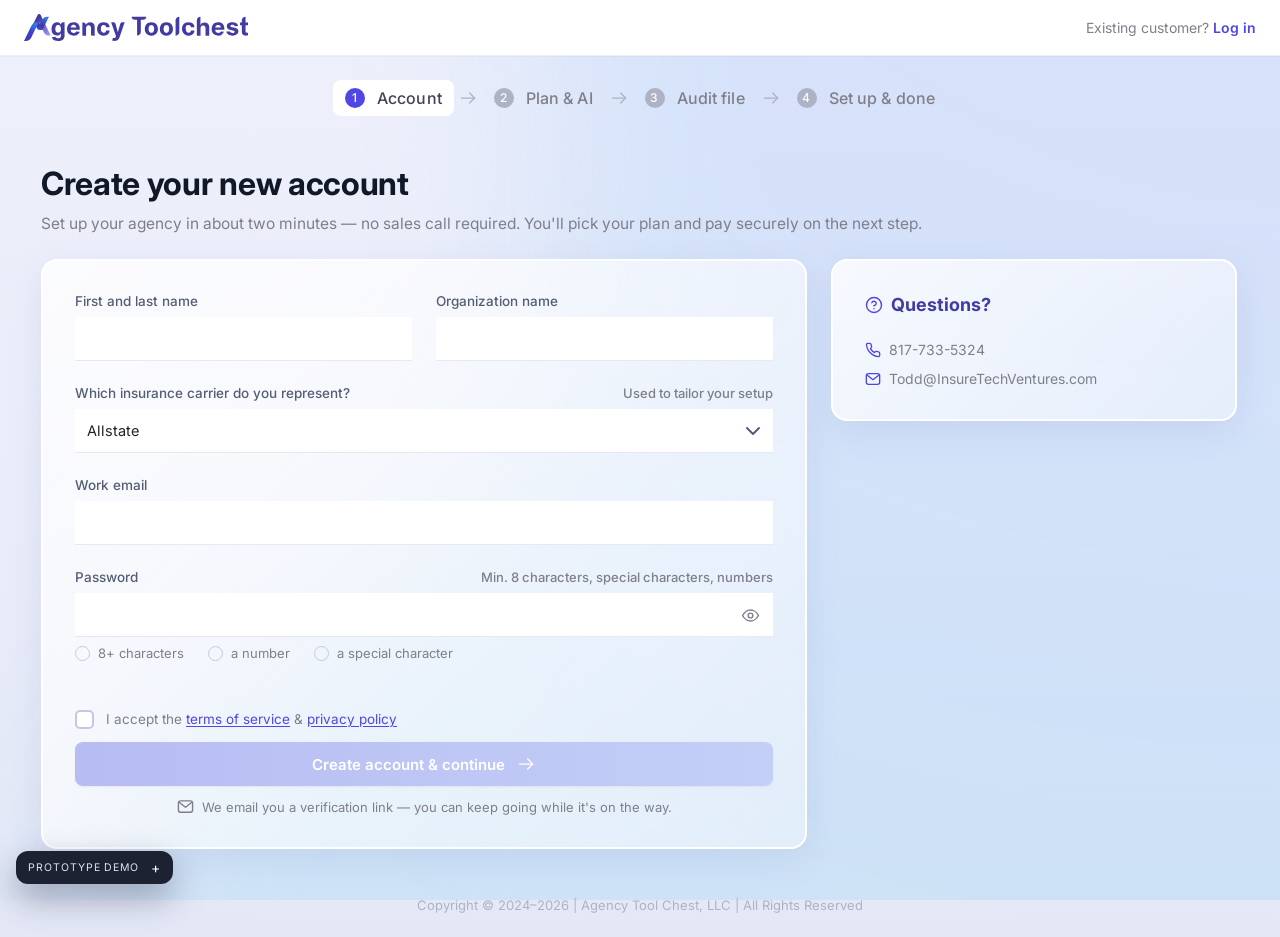
<file: atc/signup/index.html>
<!DOCTYPE html>
<html lang="en">
<head>
<meta charset="UTF-8">
<meta name="viewport" content="width=device-width, initial-scale=1.0">
<title>Create your account — Agency Toolchest</title>
<link rel="preconnect" href="https://fonts.googleapis.com">
<link rel="preconnect" href="https://fonts.gstatic.com" crossorigin>
<link href="https://fonts.googleapis.com/css2?family=Inter:ital,wght@0,400;0,500;0,600;0,700;0,800;1,400;1,500&display=swap" rel="stylesheet">
<style>
  /* ============================================================
     BASE — taken verbatim from the deployed ATC checkout page
     (https://lunaenumen.github.io/atc/checkout/index.html)
     ============================================================ */
  :root{
    --ink:#22222C;
    --body:#7F7F89;
    --muted:#7F7F89;
    --accent:#4f46e5;
    --accent-deep:#4338ca;
    --line:#e5e8f4;
    --green:#16a34a;
    --card:#ffffff;
  }
  *{box-sizing:border-box;margin:0;padding:0}
  html{-webkit-font-smoothing:antialiased;text-rendering:optimizeLegibility}
  body{
    font-family:'Inter',system-ui,-apple-system,'Segoe UI',sans-serif;
    background:linear-gradient(180deg,#eef0fb 0%,#e9ecf9 55%,#e4e8f6 100%);
    color:var(--ink);
    min-height:100vh;
    display:flex;flex-direction:column;
    font-size:15px;
  }
  .bg-shape{position:fixed;inset:0;z-index:-1;pointer-events:none}
  .bg-shape svg{width:100%;height:100%;display:block}

  /* ---------- Header ---------- */
  header{
    background:#fff;
    display:flex;align-items:center;justify-content:space-between;
    height:40px;max-height:40px;padding:0 32px;
    border-bottom:1px solid #eceef7;
    box-shadow:0 1px 0 rgba(30,34,80,.03);
    position:sticky;top:0;z-index:50;
  }
  .logo{display:flex;align-items:center;gap:10px;text-decoration:none;color:var(--ink)}
  .logo-word{font-size:21px;font-weight:800;letter-spacing:-.02em}
  .logo-word span{color:var(--accent-deep)}
  .user{display:flex;align-items:center;gap:10px}
  .avatar{
    width:28px;height:28px;border-radius:50%;
    background:linear-gradient(135deg,#f0a56c,#c96f4a);
    display:flex;align-items:center;justify-content:center;overflow:hidden;
  }
  .user-name{font-size:14px;font-weight:700;line-height:1.2}
  .user-sub{font-size:12px;color:var(--muted);line-height:1.2}
    /* signup: name sits left-aligned next to the avatar in one chip */
  header .user{gap:9px}
  header .user-meta{min-width:0;text-align:left}

  /* ---------- Layout ---------- */
  .page{flex:1;max-width:1440px;margin:0 auto;padding:48px 32px 40px;
    display:grid;grid-template-columns:minmax(0,1fr) 408px;gap:44px;align-items:start}
  .col-left{display:flex;flex-direction:column;gap:36px;min-width:0}

  .card{
    background:linear-gradient(135deg,rgba(255,255,255,.8),rgba(255,255,255,.4));
    border:2px solid #fff;border-radius:18px;
    box-shadow:0 10px 34px rgba(78,82,168,.10);
    -webkit-backdrop-filter:blur(14px);backdrop-filter:blur(14px);
    padding:30px 32px 28px;
  }
  .eyebrow{
    display:flex;align-items:center;gap:14px;
    font-size:11.5px;font-weight:700;letter-spacing:.09em;
    text-transform:uppercase;color:var(--muted);
  }
  .eyebrow::after{content:"";flex:1;height:1px;background:#dfe2ef}

  /* ---------- Subscription card ---------- */
  .sub-head{display:flex;justify-content:space-between;gap:24px;margin-top:26px}
  .sub-title{font-size:22px;font-weight:800;letter-spacing:-.01em}
  .sub-desc{margin-top:8px;color:var(--body);line-height:1.55;max-width:60ch}
  .sub-price{text-align:right;white-space:nowrap}
  .sub-price .amount{font-size:28px;font-weight:800;letter-spacing:-.02em}
  .sub-price .per{display:block;color:var(--muted);font-size:14px;margin-top:2px}

  /* features */
  .features-divider{height:1px;background:#E2E6F0;margin:30px 0 20px}
  .features-head{margin:0;color:#111827;font-size:18px;font-weight:500;line-height:1.25}
  .features{position:relative;margin-top:14px;overflow:hidden;max-height:92px;transition:max-height .35s ease}
  .features:not(.expanded){
    -webkit-mask-image:linear-gradient(180deg,#000 42%,transparent 96%);
            mask-image:linear-gradient(180deg,#000 42%,transparent 96%);
  }
  .features.expanded{max-height:720px}
  .features-grid{display:grid;grid-template-columns:1fr 1fr;column-gap:40px}
  .stage .feat{gap:10px;padding:7px 0;line-height:1.3}
  .stage .feat svg{width:16px;height:16px;margin-top:4px}
  .feat svg{flex:none;margin-top:2px}
  .feat-toggle{
    display:flex;align-items:center;gap:7px;margin:18px auto 0;
    background:none;border:0;cursor:pointer;
    color:var(--accent);font:inherit;font-size:14.5px;font-weight:600;
  }
  .feat-toggle:hover{text-decoration:underline}
  .feat-toggle svg{transition:transform .3s ease}
  .feat-toggle.open svg{transform:rotate(180deg)}

  /* ---------- AI plan card ---------- */
  .ai-title{font-size:20px;font-weight:800;margin-top:26px}
  .ai-desc{margin-top:8px;color:var(--body);line-height:1.55;max-width:88ch}
  .plans{display:grid;grid-template-columns:1fr 1fr;gap:22px;margin-top:38px;align-items:stretch}

  .plan-tile{
    position:relative;background:#fff;border:2px solid #e8eaf5;border-radius:14px;
    padding:22px 22px 18px;cursor:pointer;user-select:none;
    transition:border-color .18s ease, box-shadow .18s ease, transform .18s ease;
    display:flex;flex-direction:column;
  }
  .plan-tile:hover{box-shadow:0 10px 26px rgba(78,82,168,.12);transform:translateY(-1px)}
  .plan-tile[data-plan="advanced"]{border-color:var(--accent);box-shadow:0 10px 28px rgba(79,70,229,.16)}
  .plan-tile input[name="ai-plan"]{position:absolute;opacity:0;pointer-events:none}
  .plan-tile:focus-visible{outline:3px solid #b9b2f5;outline-offset:2px}

  .plan-top{display:flex;align-items:center;justify-content:space-between}
  .plan-name{font-size:18px;font-weight:800}
  .plan-bar{
    position:absolute;top:0;left:50%;transform:translate(-50%,-50%);
    padding:6px 16px;border-radius:999px;white-space:nowrap;
    background:linear-gradient(90deg,#6d5ef0,#4f46e5);
    color:#fff;font-size:11px;font-weight:700;letter-spacing:.08em;text-transform:uppercase;
    box-shadow:0 4px 12px rgba(79,70,229,.35);
  }
  .plan-price{margin-top:16px;display:flex;align-items:baseline;gap:5px}
  .plan-price .amt{font-size:30px;font-weight:800;letter-spacing:-.02em}
  .plan-price .mo{color:var(--muted);font-size:14px}
  .plan-sub{color:var(--body);font-size:14px;margin-top:4px}
  .plan-divider{height:1px;background:#e8eaf3;margin:16px 0 14px}
  .plan-tokens{display:flex;align-items:center;gap:8px;font-size:13.5px;font-weight:600;color:var(--ink)}
  .tok-dot{width:6px;height:6px;background:var(--accent);border-radius:2px;flex:none}
  .info{color:var(--muted);display:inline-flex;cursor:help}
  /* styled tooltip (setup fee explanation) */
  .tip{position:relative;color:var(--muted);display:inline-flex;cursor:help}
  .tip::after{
    content:attr(data-tip);position:absolute;bottom:calc(100% + 9px);right:-6px;
    width:max-content;max-width:264px;white-space:normal;background:#1d2233;color:#fff;font-size:12px;font-weight:400;line-height:1.55;
    padding:9px 12px;border-radius:8px;box-shadow:0 10px 24px rgba(20,24,60,.35);
    opacity:0;pointer-events:none;transition:opacity .18s ease;z-index:40;
  }
  .tip::before{
    content:"";position:absolute;bottom:calc(100% + 3px);right:2px;
    border:6px solid transparent;border-top-color:#1d2233;
    opacity:0;transition:opacity .18s ease;z-index:40;
  }
  .tip:hover::after,.tip:focus-visible::after,.tip:hover::before,.tip:focus-visible::before{opacity:1}

  /* radios */
  .radio{
    appearance:none;-webkit-appearance:none;width:21px;height:21px;border-radius:50%;
    border:2px solid #c9cde4;background:#fff;cursor:pointer;flex:none;
    transition:border .15s ease;
  }
  .radio:hover{border-color:#a5aad0}
  .radio:checked{border:7px solid var(--accent)}

  /* ---------- Bonus banner ---------- */
  .bonus{
    margin-top:30px;display:flex;align-items:flex-start;gap:18px;
    background:#edf1fe;border:1px solid #d4dcf8;border-radius:14px;padding:20px 24px;
  }
  .bonus-icon{flex:none;width:42px;height:42px}
  .bonus-body{flex:1;min-width:0}
  .bonus-title{font-size:15.5px;font-weight:800;letter-spacing:.01em;color:#413BA2;text-transform:uppercase}
  .bonus-line{margin-top:5px;color:#413BA2;font-size:14.5px}
  .bonus-line b{color:#413BA2}
  .bonus-price{text-align:right;white-space:nowrap}
  .bonus-price .zero{
    font-size:26px;font-weight:800;
    background:linear-gradient(135deg,#046BF2,#5E35F2);
    -webkit-background-clip:text;background-clip:text;
    color:transparent;-webkit-text-fill-color:transparent;
  }
  .bonus-price .then{display:block;color:#413BA2;opacity:.8;font-size:13px;font-style:italic;margin-top:2px}

  /* ---------- Order / receipt ---------- */
  .order-wrap{position:sticky;top:64px}
  .receipt{
    background:#fff;border:1px solid #E6E9F5;border-bottom:0;
    border-radius:16px 16px 0 0;padding:30px 28px 24px;
    box-shadow:0 0 40px rgba(78,82,168,.16);
  }
  .zig{
    height:7.5px;
    background-image:url("data:image/svg+xml,%3Csvg xmlns='http://www.w3.org/2000/svg' viewBox='0 0 25.75 7.5' preserveAspectRatio='none'%3E%3Cpath d='M0 0H25.75L12.875 7.25Z' fill='%23fff'/%3E%3Cpath d='M0 0L12.875 7.25L25.75 0' fill='none' stroke='%23E6E9F5' stroke-width='0.75'/%3E%3C/svg%3E");
    background-repeat:repeat-x;
    background-size:25.75px 100%;
  }
  .fine{padding:18px 6px 0;color:var(--muted);font-size:12.5px;line-height:1.6}
  .fine a{color:var(--accent);text-decoration:underline;text-underline-offset:2px}
  .fine p+p{margin-top:12px}

  .o-item{display:flex;justify-content:space-between;gap:16px;padding:13px 0;animation:fadeIn .25s ease}
  @keyframes fadeIn{from{opacity:0;transform:translateY(-3px)}to{opacity:1;transform:none}}
  .o-title{font-size:15px;font-weight:700;line-height:1.35}
  .o-sub{font-size:13px;font-style:italic;color:var(--muted);margin-top:3px}
  .o-price{font-size:15px;font-weight:700;white-space:nowrap}
  .o-price.free{color:var(--green)}

  .o-divider{height:1px;background:#e7e9f4;margin:14px 0 16px}
  .due{display:flex;justify-content:space-between;align-items:baseline;padding-bottom:6px}
  .due-label{font-size:19px;font-weight:800}
  .due-amount{font-size:21px;font-weight:800;letter-spacing:-.01em}

  .consents{display:flex;flex-direction:column;gap:16px;margin-top:18px}
  .consent{display:flex;gap:11px;align-items:flex-start;cursor:pointer;font-size:13.5px;color:var(--body);line-height:1.55}
  .consent b{color:var(--ink)}
  .checkbox{
    appearance:none;-webkit-appearance:none;flex:none;width:19px;height:19px;margin-top:1px;
    border:2px solid #c3c8e0;border-radius:5px;background:#fff;cursor:pointer;
    display:inline-grid;place-content:center;transition:background .12s ease,border-color .12s ease;
  }
  .checkbox:hover{border-color:#9aa0d8}
  .checkbox::before{
    content:"";width:10px;height:10px;transform:scale(0);transition:transform .12s ease;
    clip-path:polygon(14% 44%,0 62%,40% 100%,100% 16%,82% 2%,38% 66%);
    background:#fff;
  }
  .checkbox:checked{background:var(--accent);border-color:var(--accent)}
  .checkbox:checked::before{transform:scale(1)}

  .subscribe{
    width:100%;margin-top:22px;border:0;border-radius:11px;cursor:pointer;
    padding:15px 18px;display:flex;align-items:center;justify-content:center;gap:11px;
    background:linear-gradient(90deg,#6153e6,#3b6ef6);
    color:#fff;font:inherit;font-size:16px;font-weight:700;
    box-shadow:0 10px 24px rgba(79,70,229,.35);
    transition:box-shadow .15s ease,transform .15s ease,filter .15s ease;
  }
  .subscribe:hover:not(:disabled){filter:brightness(1.06);transform:translateY(-1px)}
  .subscribe:disabled{
    background:linear-gradient(90deg,#b7bcf2,#c3cff7);
    box-shadow:none;cursor:not-allowed;color:#fff;
  }
  .renew-note{display:flex;align-items:center;gap:8px;margin-top:14px;color:var(--muted);font-size:13px}
  .renew-note svg{color:var(--accent);flex:none}

  /* ---------- Footer / toast ---------- */
  footer{margin-top:auto;text-align:center;color:#ADB2C5;font-size:13px;padding:0 20px 24px}
  .toast{
    position:fixed;left:50%;bottom:28px;transform:translate(-50%,20px);
    background:#1d2233;color:#fff;padding:12px 22px;border-radius:10px;
    font-size:14px;font-weight:600;opacity:0;pointer-events:none;
    transition:opacity .25s ease,transform .25s ease;z-index:99;
    box-shadow:0 14px 34px rgba(20,24,60,.35);
  }
  .toast.show{opacity:1;transform:translate(-50%,0)}

  /* ---------- Entrance animation ---------- */
  @keyframes rollOut{
    from{opacity:0;clip-path:inset(0 0 100% 0);transform:translateY(-6px)}
    55%{opacity:1}
    to{opacity:1;clip-path:inset(-60px -60px -60px -60px);transform:none}
  }
  .roll{animation:rollOut .6s cubic-bezier(.22,.61,.36,1) both}
  .col-left .card:nth-of-type(1).roll{animation-delay:.06s}
  .col-left .card:nth-of-type(2).roll{animation-delay:.2s}
  .order-wrap.roll{animation-delay:.34s}
  @media (prefers-reduced-motion:reduce){.roll{animation:none}}

  @media (max-width:1120px){
    .page{grid-template-columns:1fr}
    .order-wrap{position:static}
  }
  @media (max-width:640px){
    .plans,.features-grid{grid-template-columns:1fr}
    .sub-head{flex-direction:column}
    .bonus{flex-wrap:wrap}
  }
</style>
<style>
  /* ============================================================
     EXTENSIONS — new components for the signup flow, measured
     from the four SVG exports (1920px canvas, content 1198px).
     Base tokens/typography above are never restyled.
     ============================================================ */
  :root{
    --ok-bg:#ECFDF5; --ok-line:#A7F3D0; --ok-text:#065F46;
    --info-bg:#EEF2FF; --info-line:#C7D2FE; --info-text:#413BA2;
    --pend-bg:#FFFBEB; --pend-line:#FDE68A; --pend-text:#92400E;
    --chip-bg:#F2F5FF; --green-check:#00AE70;
  }
  html{scroll-behavior:smooth}
  body.clean{scroll-behavior:auto}

  /* header: taller than checkout per SVG (54–60px) */
  header{height:56px;max-height:56px;padding:0 24px}
  .login-link{font-size:14px;color:var(--muted)}
  .login-link a{color:var(--accent);font-weight:600;text-decoration:none}
  .login-link a:hover{text-decoration:underline}
  .user-meta{text-align:right}

  /* ---------- Stage / step layout ---------- */
  .wrap{width:100%;max-width:1198px;margin:0 auto;padding:0}
  main{flex:1}
  .stage{display:none}
  .stage.active{display:block}
  .stage .card{border-radius:16px;padding:32px;-webkit-backdrop-filter:blur(2px);backdrop-filter:blur(2px)}
  /* one card-title style everywhere (billing, AI, billing date, sidebars, step 4) */
  .bill-title,.stage .ai-title,.side-title,.setup-card .card-title{
    font-size:18px;font-weight:700;line-height:24px;color:#111827;letter-spacing:0}
  .eyebrow+.bill-title,.eyebrow+.ai-title-row{margin-top:24px}
  .ai-title-row{display:flex;align-items:center;justify-content:space-between;gap:12px;margin-bottom:24px}
  /* AI decision status (design: soft fill, no outline); indigo once a plan is chosen */
  .ai-status{
    display:inline-flex;align-items:center;height:28px;padding:0 12px;border-radius:999px;
    background:#E6E8F2;color:#22222C;font-size:13px;font-weight:400;white-space:nowrap;
    transition:background-color .25s ease,color .25s ease;
  }
  .ai-status.picked{background:#E0E4FA;color:#413BA2;font-weight:500}
  .ai-title-row .ai-title{margin:0}
  .side-title svg,.setup-card .card-title svg{flex:none;width:18px;height:18px;stroke:#4F46E5}
  /* info cards (sidebar, step 4) carry purple titles per the designs; form-section titles stay #111827 */
  .side-title,.setup-card .card-title{color:#413BA2}

  .cols{display:grid;grid-template-columns:766px 406px;gap:24px;align-items:start}
  /* SVG/PROMPT: the receipt column is sticky in the viewport at all times —
     stretch the aside to the full row height so sticky has room to travel */
  .cols>aside{align-self:stretch;display:flex;flex-direction:column;gap:24px}
  .col-left{gap:24px}

  /* ---------- Stepper ---------- */
  /* Figma: chips row gap 4, arrow separators 20px #ADB2C5.
     Current = white chip + #4F46E5 badge + #444356 label.
     Done = #ADB2C5 badge/label; future = #ADB2C5 badge + #7F7F89 label. */
  .stepper{display:flex;align-items:center;justify-content:center;gap:4px;margin-top:24px;flex-wrap:wrap}
  .chip{
    display:flex;align-items:center;
    height:36px;padding:8px 12px;gap:12px;border:0;border-radius:8px;
    background:transparent;color:#7F7F89;font:inherit;font-size:16px;font-weight:500;
    letter-spacing:.1px;cursor:pointer;white-space:nowrap;
    transition:box-shadow .18s ease,background .18s ease,color .18s ease;
  }
  .chip .badge{
    display:flex;align-items:center;justify-content:center;flex:none;
    width:20px;min-width:20px;height:20px;padding:2px;border-radius:999px;
    background:#ADB2C5;color:#fff;font-size:12px;font-weight:500;line-height:16px;
    letter-spacing:.5px;text-align:center;
    transition:background .18s ease;
  }
  .chip.done{color:#ADB2C5}
    .chip.done .badge{background:#ADB2C5;border:0;color:#fff;font-size:13px}
  .chip.current{background:#fff;color:#444356}
  .chip.current .badge{background:#4F46E5}
  .chip[disabled]{cursor:default}
  .chip.allowed:not([disabled]):not(.current):hover{box-shadow:0 0 0 1px #DDE2F2 inset}
  .chip.hidden{display:none}
  .stepper .sep{flex:none;display:inline-flex;color:#ADB2C5}
  .stepper .sep.hidden{display:none}

  /* ---------- Step headings — ONE rhythm on every step ----------
     stepper → 40px → H1 (32/40) → 8px → lead (15.5/1.5) → 20px → strip → 24px → cards
     (no strip: lead → 24px → cards). Step 4 keeps its in-card head with the same type. */
  .step-head{margin-top:48px}
  .step-head h1,.done-head h1{font-size:32px;font-weight:700;line-height:40px;letter-spacing:-.01em;color:#111827}
  .step-head .lead,.done-head .lead{margin-top:8px;font-size:15.5px;line-height:1.5;color:var(--body);max-width:none}
  .stage>.strip{margin-top:24px}
  .stage>.cols{margin-top:24px}
  .backlink{
    display:inline-flex;align-items:center;gap:8px;margin-top:0;
    color:var(--accent);font-size:14px;font-weight:600;text-decoration:none;
  }
  .backlink:hover{text-decoration:underline}
  .step-head.has-back{margin-top:48px}
  .step-head.has-back h1{margin-top:24px}

  /* ---------- Status strips ---------- */
  .strip{
    display:flex;align-items:center;gap:8px;
    border-radius:7.5px;padding:0 12px;height:44px;margin-top:24px;
    font-size:14px;font-weight:600;
    transition:background .3s ease,border-color .3s ease,color .3s ease;
  }
  .strip .strip-note{font-weight:400;opacity:.85}
  .strip .dot{transition:background .3s ease}
  /* step 4 has no page heading: bar sits 40px under the stepper, card 24px under the bar */
  .stage>.strip.on-done{margin-top:48px;margin-bottom:-24px}
  .strip .strip-actions{margin-left:auto;display:flex;gap:12px;align-items:center}
  .strip a{color:inherit;font-weight:700;text-decoration:underline;text-underline-offset:2px;cursor:pointer}
  .strip.ok{background:var(--ok-bg);border:1px solid var(--ok-line);color:var(--ok-text)}
  .strip.info{background:var(--info-bg);border:1px solid var(--info-line);color:var(--info-text)}
  .strip.pending{background:var(--pend-bg);border:1px solid var(--pend-line);color:var(--pend-text)}
  .strip.processing{background:var(--info-bg);border:1px solid var(--info-line);color:var(--info-text)}
  .strip .dot{
    flex:none;width:22px;height:22px;border-radius:50%;display:inline-flex;
    align-items:center;justify-content:center;
  }
  .strip.ok .dot{background:transparent}
  .strip.ok .dot svg{stroke:var(--green-check);width:16px;height:16px}
  .strip.pending .dot{background:#D97706}
  .strip.info .dot{background:var(--accent)}
  .strip.processing .dot{background:transparent}
  .spinner{
    width:20px;height:20px;border-radius:50%;
    border:2.5px solid #C7D2FE;border-top-color:var(--accent);
    animation:spin .8s linear infinite;
  }
  @keyframes spin{to{transform:rotate(360deg)}}

  /* ---------- Forms (Step 1) — Figma: flex 44px, padding 8px 12px,
     white bg, bottom border #E6E9F5, no radius, empty fields ---------- */
  .field{margin-bottom:24px}
  .field-row{display:grid;grid-template-columns:1fr 1fr;gap:24px}
  .label-row{display:flex;align-items:baseline;justify-content:space-between;gap:12px}
  .label{display:block;font-size:13.5px;font-weight:500;color:#535D73;margin-bottom:8px}
  .label-hint{font-size:13px;font-weight:500;color:var(--muted)}
  .input{
    width:100%;height:44px;padding:8px 12px;
    background:#fff;border:0;border-bottom:1px solid #E6E9F5;
    font:inherit;font-size:14.5px;color:var(--ink);
    transition:border-color .18s ease,box-shadow .18s ease;
  }
  .input::placeholder{color:#A6ABC0}
  .input:focus{outline:none;border-bottom-color:var(--accent);box-shadow:0 1px 0 var(--accent)}
  .field-note{margin-top:8px;font-size:13px;color:var(--muted);line-height:1.5}
  .field-note.warn{color:#B45309}
  .err{display:none;margin-top:8px;font-size:13px;font-weight:600;color:#ED0378}
  .field.invalid .err{display:block}
  .field.invalid .input{border-bottom-color:#ED0378}
  .field.invalid .input:focus{box-shadow:0 1px 0 #ED0378}
  .terms{display:flex;gap:12px;align-items:flex-start;cursor:pointer;font-size:13.5px;color:var(--body);line-height:1.55;margin:48px 0 0} /* terms belong to the submit action, not the fields */
  #terms-err{margin-left:calc(19px + 12px)} /* aligns under the checkbox label */
  .terms a{color:var(--accent);text-decoration:underline;text-underline-offset:2px}
  #create-btn{margin-top:24px}
  .btn-note{display:flex;align-items:center;justify-content:center;gap:8px;margin-top:12px;color:var(--muted);font-size:13px;font-weight:400}
  .hp{position:absolute;left:-9999px;top:-9999px;height:0;overflow:hidden}

  /* ---------- Custom styled dropdowns (carrier, billing day) ---------- */
  .dd{position:relative;display:inline-block}
  .dd-btn{
    display:flex;align-items:center;justify-content:space-between;gap:8px;
    height:44px;padding:8px 12px;width:100%;
    background:#fff;border:0;border-bottom:1px solid #E6E9F5;
    font:inherit;font-size:14.5px;color:var(--ink);cursor:pointer;text-align:left;
    transition:border-color .18s ease,box-shadow .18s ease;
  }
  .dd-btn .dd-chev{flex:none;color:#555C7A;transition:transform .2s ease}
  .dd.open .dd-btn{border-bottom-color:var(--accent);box-shadow:0 1px 0 var(--accent)}
  .dd.open .dd-btn .dd-chev{transform:rotate(180deg)}
  .dd-list{
    position:absolute;top:calc(100% + 4px);left:0;right:0;z-index:30;
    background:#fff;border:1px solid #E6E9F5;border-radius:8px;
    box-shadow:0 10px 24px rgba(30,34,80,.14);padding:4px;
    max-height:224px;overflow:auto;display:none;
  }
  .dd.open .dd-list{display:block}
  .dd-item{list-style:none;padding:8px 12px;border-radius:6px;font-size:14px;color:#111827;cursor:pointer}
  .dd-item:hover{background:#EEF2FF}
  .dd-item.sel{color:#4F46E5;font-weight:600;background:#EEF2FF}
  .dd-item.sel::after{content:'✓';float:right;color:#4F46E5;font-weight:700}

  /* ---------- Ghost button (SVG: #EEF2FF fill, #4F46E5 label) ---------- */
  .btn-ghost{
    display:inline-flex;align-items:center;justify-content:center;gap:8px;
    height:44px;padding:0 24px;border:0;border-radius:8px;cursor:pointer;
    background:#EEF2FF;color:#4F46E5;box-shadow:0 1px 2px rgba(0,0,0,.05);
    font:inherit;font-size:15px;font-weight:500;line-height:28px;
    transition:filter .15s ease,transform .15s ease;
  }
  .btn-ghost:hover{filter:brightness(.96)}
  .stage .subscribe{background:linear-gradient(257.56deg,#046BF2 3.39%,#5E35F2 84.49%);border-radius:8px;box-shadow:0 1px 2px rgba(0,0,0,.05);height:44px;padding:8px 24px;margin-top:0;font-size:15px;font-weight:600}
  .stage .subscribe:disabled{background:linear-gradient(90deg,#b7bcf2,#c3cff7)}
  #subscribe-btn svg{display:none}
  #subscribe-btn:not(:disabled) svg{display:inline-block}
  .btn-ghost:active{transform:scale(.99)}

  /* ---------- Sidebar cards (Step 1 / 3) ---------- */
  aside .col-left{gap:24px}
  .side-title{display:flex;align-items:center;gap:8px}
  .side-title svg{flex:none}
  .side-list{margin-top:24px;display:flex;flex-direction:column;gap:12px}
  .side-item{display:flex;gap:8px;align-items:flex-start;font-size:14px;color:#535D73;line-height:1.5}
  .side-item svg{flex:none;margin-top:2px}
  
  .contact{display:flex;gap:8px;align-items:center;margin-top:12px;font-size:14px;color:var(--body)}
  .side-title+.contact{margin-top:24px}
  .contact svg{flex:none;color:var(--accent)}
  .contact a{color:var(--body);text-decoration:none}
  .contact a:hover{color:var(--accent)}

  /* ---------- Features list (Step 2) ----------
     row = check + text side by side; wrapped lines indent under the text, not the check.
     check top sits 2px below the first line's text box (optically centred on the x-height) */
  .stage .features-divider{margin:16px 0}
  .stage .features{margin-top:16px}
  .stage .features-grid{column-gap:24px}
  .stage .feat{display:flex;align-items:flex-start;gap:8px;padding:4px 0;line-height:1.3;font-size:14px}
  .stage .feat svg{flex:none;width:20px;height:20px;padding:4px;margin-top:-1px;border-radius:50%;background:#EEF2FF}
  .stage .feat-toggle{margin-top:24px}

  /* ---------- Plan tiles (Step 2) — billing + AI share one component ----------
     green band = recommended, purple outline = selected; the two never compete */
  .bill-title{margin-top:24px}
  .bill-tiles{display:flex;gap:12px;align-items:stretch;margin-top:16px}
  .bill-tiles .plan-tile{flex:1;min-height:0}
  .stage .ai-desc{max-width:none;font-size:14px;line-height:18px;color:#7F7F89}
  .stage .plans{margin-top:32px;gap:12px;align-items:stretch}
  .stage .plan-tile{
    padding:20px;gap:12px;border-radius:12px;border-color:#e8eaf5;box-shadow:none;
    transition:border-color .25s ease,box-shadow .25s ease,transform .18s ease;
  }
  .stage .plan-tile:hover{box-shadow:0 10px 26px rgba(78,82,168,.12)}

  .stage .plan-tile[aria-checked="true"]{border-color:var(--accent);box-shadow:0 10px 28px rgba(79,70,229,.16)}
  .stage .plan-name{color:#111827;transition:color .25s ease}
  .stage .plan-tile[aria-checked="true"] .plan-name{color:#4F46E5}
  .stage .plan-price{margin:0;gap:2px;align-items:flex-end}
  .stage .plan-price .amt{font-size:32px;line-height:38px;letter-spacing:-.02em}

  .stage .plan-price .mo{font-size:14px;font-weight:500;color:#6B7280}
  .stage .plan-sub{margin:-8px 0 0;font-size:14px;color:#6B7280} /* sits right under the price (tile gap is 12) */
  .stage .plan-divider{margin:12px 0}
  .stage .radio{width:16px;height:16px;border:1px solid #D1D5DB;border-radius:999px}
  .stage .radio:checked{border-color:#4F46E5;background:radial-gradient(circle,#fff 2.5px,#4F46E5 3px)}
  /* Tile header: radio · name · "Best value" pill (right). Body starts at the tile edge.
     The outline stays the one selection signal (grey idle, purple selected) */
  .stage .plan-top{justify-content:flex-start;gap:12px;min-height:28px}
  .stage .plan-top .radio{order:-1}
  /* Advanced: the badge turns around when the tile is selected — "Best value" → "Great choice!" */
  .best-pill.flip{display:inline-grid;height:auto;padding:0;border:0;background:none;perspective:480px}
  .bp-inner{display:grid;transform-style:preserve-3d;transition:transform .6s cubic-bezier(.3,1.4,.5,1)}
  .bp-face{
    grid-area:1/1;display:inline-flex;align-items:center;justify-content:center;gap:4px;height:28px;padding:0 12px;
    border-radius:999px;background:#F0FDF6;border:1px solid #BBF0D8;
    -webkit-backface-visibility:hidden;backface-visibility:hidden;
  }
  .bp-back{transform:rotateY(180deg)}
  .plan-tile[aria-checked="true"] .bp-inner{transform:rotateY(180deg)}
  @media (prefers-reduced-motion:reduce){.bp-inner{transition:none}}
  .best-pill{
    margin-left:auto;display:inline-flex;align-items:center;gap:4px;height:28px;padding:0 12px;border-radius:999px;
    background:#F0FDF6;border:1px solid #BBF0D8;color:#00975F;
    font-size:12px;font-weight:700;letter-spacing:.04em;text-transform:uppercase;white-space:nowrap;
  }
  /* Monthly picked → gentle nudge back to the recommended plan */
  .nudge{
    display:flex;align-items:center;gap:8px;margin-top:12px;padding:12px;border-radius:10px;
    background:#EEF2FF;border:1px solid #E0E7FF;color:#413BA2;font-size:13.5px;line-height:1.4;
  }
  .nudge svg{flex:none;color:var(--accent)}
  .nudge b{font-weight:700}
  .nudge button{
    margin-left:auto;flex:none;border:0;border-radius:7px;padding:8px 12px;cursor:pointer;
    background:var(--accent);color:#fff;font:inherit;font-size:13px;font-weight:600;
    transition:filter .15s ease,transform .15s ease;
  }
  .nudge button:hover{filter:brightness(1.08)}
  .nudge button:active{transform:scale(.98)}

  /* ---------- Receipt (Step 2) ---------- */
  .stage .receipt{padding:32px}
  /* breathing room: Due today → agreements → button */
  .receipt .consents{margin-top:24px;gap:24px}
  .receipt .subscribe{margin-top:48px}
  .stage .eyebrow{gap:12px}
  .stage .o-item{padding:12px 0}
  .o-add{
    display:inline-flex;align-items:center;gap:4px;margin-top:8px;padding:0;border:0;background:none;cursor:pointer;
    font:inherit;font-size:13px;font-weight:600;color:var(--accent);
  }
  .o-add[hidden]{display:none}
  .o-add:hover{text-decoration:underline;text-underline-offset:2px}
  .stage .o-divider{margin:12px 0 24px}
  .stage .due{padding-bottom:0}
  .stage .fine{padding:24px 8px 0}
  .stage .consent{gap:12px}
  .stage .bonus{margin-top:32px}
  /* "Save $800" and "+$500 setup fee" are one pill component (same box = rows align):
     indigo = the recommended saving, neutral grey = the extra cost (amount in bold) */
  /* pill scale (all pills): 28px tall, 12px side padding; text 13px mixed case,
     12px + .04em tracking in capitals so both read the same optical size */
  .save-badge,.fee-note,.stage .plan-tokens{
    display:inline-flex;align-items:center;gap:8px;height:28px;
    border-radius:999px;padding:0 12px;border:1px solid transparent;
    font-size:13px;font-weight:700;line-height:1;white-space:nowrap;
  }
  .save-badge{font-size:12px;letter-spacing:.04em;font-weight:600}
  .save-badge,.stage .plan-tokens{background:#EEF2FF;border-color:#E0E7FF;color:#413BA2}
  .stage .plan-tokens{align-self:flex-start;font-weight:500}
  .stage .plan-tokens b{font-weight:600}
  .fee-note{font-weight:500}
  .fee-note{background:#EEF2FF;border-color:#E0E7FF;color:#413BA2;font-weight:600}
  .fee-note .fee-amt{font-weight:800;color:#4f46e5;font-size:15px;letter-spacing:-.01em}
  .fee-note .tip{color:#6B7280}
  /* the pill is nowrap/bold/line-height:1 — keep the tooltip exactly as before (wrapping, regular weight) */
  .fee-note .tip::after{white-space:normal;font-weight:400;line-height:1.55;text-align:left;letter-spacing:0}
  .fee-why{margin-top:6px;font-size:12px;font-style:italic;opacity:.8;color:var(--muted);line-height:1.45}
  .bonus{flex-direction:column;gap:12px;padding:24px;border-radius:12px}
  .bonus-mark{flex:none;display:inline-flex}
  .bonus-row{display:flex;justify-content:space-between;align-items:flex-start;gap:12px;width:100%;flex:1;min-width:0}
  .bonus-left{display:flex;flex-direction:column;align-items:flex-start;gap:4px;min-width:0;flex:1}
  .bonus-header{display:flex;align-items:center;gap:8px}
  #bonus-banner .bonus-title{font-size:16px;line-height:19px;white-space:nowrap}
  #bonus-banner .bonus-left .bonus-text{margin:0;font-size:14px;line-height:22px;color:#413BA2}
  .bonus-right{display:flex;flex-direction:column;align-items:flex-end;flex:none}
  .bonus-right .zero{font-size:26px;font-weight:700;line-height:31px;background:linear-gradient(257.56deg,#046BF2 3.39%,#5E35F2 84.49%);-webkit-background-clip:text;background-clip:text;color:transparent;-webkit-text-fill-color:transparent}
  .bonus-right .then{margin-top:0;font-size:12px;font-style:italic;line-height:22px;color:#413BA2;text-align:right;white-space:nowrap}
          
  /* ---------- Billing date card (Step 2) ---------- */
  #billdate-card{padding-top:48px} /* its own section inside the AI card */
  .stage .card>:first-child{margin-top:0}
  .billdate-sentence{margin-top:12px;font-size:15px;color:var(--ink);line-height:1.6}
  .billdate-note{display:flex;gap:8px;margin-top:4px;font-size:13px;color:var(--muted);line-height:1.55}

  /* ---------- Wizard (Step 3) ---------- */
  .wiz{display:flex;flex-direction:column;gap:24px;margin-top:4px}
  .wiz-item{display:flex;gap:12px;align-items:flex-start}
  .wiz-num{
    flex:none;width:26px;height:26px;border-radius:50%;
    background:#EEF2FF;color:#413BA2;
    display:flex;align-items:center;justify-content:center;
    font-size:13px;font-weight:600;margin-top:-3px;
  }
  .wiz-title{font-size:14.5px;font-weight:600;color:#111827}
  .wiz-sub{margin-top:4px;font-size:14px;color:#535D73;line-height:1.5}

  .accordion{margin-top:10px;background:#fff;border:1px solid #E0E7FF;border-radius:7.5px;
  }
  .acc-head{
    width:100%;display:flex;align-items:center;gap:11px;
    height:52px;padding:0 16px;border:0;background:none;cursor:pointer;
    font:inherit;font-size:14.5px;font-weight:700;color:var(--ink);text-align:left;
  }
  .acc-head:hover{background:#F7F8FF;border-radius:7.5px}
  .acc-head .chev{flex:none;color:var(--accent);transition:transform .25s ease}
  .accordion.open .acc-head .chev{transform:rotate(90deg)}
  .acc-body{max-height:0;overflow:hidden;transition:max-height .35s ease,padding-bottom .35s ease;padding:0 18px 0 43px}
  .accordion.open .acc-body{max-height:440px;padding-bottom:18px}
  .acc-body ol{margin:10px 0 0 18px;display:flex;flex-direction:column;gap:8px}
  .acc-body code{background:#EEF2FF;border-radius:5px;padding:1px 7px;font-size:13px;color:#4F46E5}

  /* ---------- Dropzone (Step 3) ---------- */
  .dropzone{
    margin-top:24px;height:178px;
    background:#fff;border:2px dashed #C7D2FE;border-radius:8px;
    display:flex;flex-direction:column;align-items:center;justify-content:center;gap:8px;
    cursor:pointer;text-align:center;padding:24px;
    transition:border-color .15s ease,background .15s ease;
  }
  .dropzone:hover,.dropzone:focus-visible{border-color:var(--accent);background:#FBFCFF}
  .dropzone.drag{border-color:var(--accent);background:#EEF2FF}
  .dropzone.invalid{border-color:#ED0378;background:#FEF2F8}
  .dz-title{font-size:14.5px;font-weight:500;color:#111827}
  .dz-sub{margin-top:8px;font-size:13px;color:var(--muted)}
  .upload-error{display:none;margin-top:12px;font-size:13px;font-weight:600;color:#ED0378}
  .warn-frame{
    display:flex;align-items:center;justify-content:center;gap:8px;
    margin-top:24px;padding:12px 24px;border-radius:8px;
    background:#FEF2F8;border:1px solid #F9B9D8;
    font-size:14px;font-weight:600;color:#ED0378;
  }
  .upload-error.show{display:block}
  .two-btns{display:flex;justify-content:space-between;align-items:center;gap:12px;margin-top:48px}
  .two-btns .btn-ghost{width:209px}
  /* action-row buttons size to their label (forms keep the full-width primary) */
  .two-btns .subscribe,.setup-btns .subscribe,.onboard-card .onboard-dash{width:auto;gap:8px}

  /* ---------- Step 4 (Figma) ---------- */
  .done-card{display:flex;flex-direction:column;align-items:stretch;gap:24px}
  .done-head{display:flex;align-items:center;gap:24px}
  .done-head .checkorb{flex:none}
  .done-list{display:flex;flex-direction:column;gap:12px;padding-left:calc(80px + 24px)}
  .done-item{display:flex;align-items:flex-start;gap:8px;font-size:14px;line-height:150%;color:#535D73}
  .done-item svg{flex:none;margin-top:3px}
  .warn-strip{
    background:#EEF2FF;border:1px solid #C7D2FE;border-radius:8px;
    padding:24px;display:flex;gap:12px;align-items:flex-start;
    font-size:14px;font-weight:400;line-height:160%;color:#413BA2;
  }
  .warn-strip svg{flex:none;margin-top:2px}
  .setup-cards{display:grid;grid-template-columns:1fr 1fr;gap:24px;align-items:start}
  .setup-col{display:flex;flex-direction:column;gap:24px;min-width:0} /* onboarding card + heads-up beneath it */
  .setup-card{padding:24px;gap:24px;display:flex;flex-direction:column;align-items:flex-start}
  .setup-card .card-title{display:flex;align-items:center;gap:12px}
  .num-badge{
    flex:none;width:24px;height:24px;border-radius:999px;
    background:#4F46E5;color:#fff;font-size:13px;font-weight:600;
    display:flex;align-items:center;justify-content:center;
  }
  .setup-card .side-list{margin-top:0;gap:12px}
  .setup-card .side-item{gap:8px;font-size:14px;line-height:150%;color:#535D73}
  .setup-card .side-item svg{margin-top:3px;width:16px;height:16px}
  .setup-btns{display:flex;justify-content:space-between;align-items:center;gap:12px;margin-top:auto;padding-top:24px;width:100%}
  .onboard-card{display:flex;flex-direction:column;align-items:flex-start;gap:24px}
  .onboard-copy{display:flex;flex-direction:column;align-items:flex-start;gap:12px}
  .onboard-copy p{font-size:14px;line-height:160%;color:#535D73;max-width:48ch}
  .onboard-copy b{color:var(--ink)}
  .onboard-copy .onboard-contact-head{margin:0}
  .onboard-dash{margin-top:auto}
  /* ---- step 4 aligned to PNG ---- */
  .done-item b{color:#111827;font-weight:600}
  .warn-strip b{font-weight:700}
  .setup-card .side-item b{color:#374151;font-weight:600}
  .setup-card .card-title + .side-list + .card-title{margin-top:24px}
  .setup-card .setup-btns{padding-top:24px}
  .setup-btns>:last-child{margin-left:auto} /* download stays on the right, with or without the guide button */
  .onboard-copy{gap:0}
  .onboard-copy p{margin:0}
  .onboard-copy p+p{margin-top:12px}
  .onboard-copy p.onboard-line{margin-top:0}
  .onboard-copy p:not(.onboard-line)+p.onboard-line{margin-top:4px}
  .onboard-copy p.onboard-contact-head{margin-top:24px}
  .onboard-line a{color:#4F46E5;text-decoration:none}
  .onboard-line a.ul{text-decoration:underline;text-underline-offset:2px}
  .onboard-line a:hover{text-decoration:underline}
  .onboard-card .onboard-dash{align-self:flex-end;margin-top:24px}
  .dash-row{display:flex;justify-content:center}

  .support-line{margin-top:0;text-align:center;font-size:13px;line-height:150%;color:#6B7280}
  .support-line a{color:#6B7280}
  .support-line b{color:#6B7280;font-weight:600}

  /* ---------- Payment: external Stripe-style page (no ATC chrome) ---------- */
  body.pay-page{background:#F6F9FC}
  body.pay-page header,body.pay-page .stepper,body.pay-page .m-steps,body.pay-page footer,body.pay-page .bg-shape{display:none}
  .pay-shell{min-height:calc(100vh - 96px);display:flex;align-items:flex-start;justify-content:center;padding:56px 16px}
  .stripe-card{
    width:100%;max-width:440px;background:#fff;border:1px solid #E3E8EE;border-radius:12px;
    box-shadow:0 8px 24px rgba(43,60,80,.10);padding:28px;
  }
  .sp-merchant{display:flex;align-items:center;gap:7px;font-size:14px;font-weight:600;color:#3C4257;margin-bottom:18px}
  .sp-amount{font-size:24px;font-weight:700;letter-spacing:-.02em;color:#1A1F36}
  .sp-sub{margin-top:4px;font-size:14px;color:#6B7280}
  #pay-form{margin-top:22px}
  .sp-field{margin-bottom:16px}
  .sp-row{display:grid;grid-template-columns:1fr 1fr;gap:12px}
  .sp-label{display:block;font-size:13.5px;font-weight:600;color:#3C4257;margin-bottom:6px}
  .sp-input{
    width:100%;height:42px;padding:0 12px;
    background:#fff;border:1px solid #C1C9D2;border-radius:7px;
    font:inherit;font-size:15px;color:#1A1F36;
    transition:border-color .15s ease,box-shadow .15s ease;
  }
  .sp-input:focus{outline:none;border-color:#635BFF;box-shadow:0 0 0 1px #635BFF}
  .sp-field.invalid .sp-input{border-color:#DF1B41;box-shadow:0 0 0 1px #DF1B41}
  .sp-err{display:none;margin-top:6px;font-size:12.5px;font-weight:500;color:#DF1B41}
  .sp-field.invalid .sp-err{display:block}
  .sp-pay-err{
    display:none;margin:0 0 14px;background:#FFF0F2;border:1px solid #FCC9D2;border-radius:7px;
    padding:10px 12px;font-size:13.5px;font-weight:500;color:#DF1B41;line-height:1.5;
  }
  .sp-pay-err.show{display:block}
  .sp-pay{
    width:100%;height:44px;border:0;border-radius:7px;cursor:pointer;
    background:#635BFF;color:#fff;font:inherit;font-size:16px;font-weight:600;
    transition:filter .15s ease,transform .15s ease;
  }
  .sp-pay:hover{filter:brightness(1.08)}
  .sp-pay:active{transform:scale(.99)}
  .sp-paid{display:block;margin-top:10px;text-align:center;font-size:13px;font-weight:500;color:#8792A2;text-decoration:underline;text-underline-offset:2px}
  .sp-paid:hover{color:#635BFF}
  .sp-return{display:block;margin-top:16px;text-align:center;font-size:13.5px;font-weight:500;color:#635BFF;text-decoration:none}
  .sp-return:hover{text-decoration:underline}
  .sp-powered{margin-top:14px;text-align:center;font-size:12px;color:#8792A2}
  .sp-powered b{font-weight:700;color:#635BFF;letter-spacing:-.02em}

  /* ---------- Demo bar ---------- */
  .demo{
    position:fixed;left:16px;bottom:16px;z-index:98;
    background:#1d2233;color:#fff;border-radius:12px;padding:12px 14px;
    font-size:12px;box-shadow:0 14px 34px rgba(20,24,60,.35);
    display:flex;flex-direction:column;gap:8px;min-width:240px;
  }
  .demo h4,.demo-toggle{font-size:10.5px;font-weight:700;letter-spacing:.09em;text-transform:uppercase;color:#9AA3B8}
  .demo-toggle{display:flex;justify-content:space-between;align-items:center;gap:12px;border:0!important;background:none!important;padding:0!important;cursor:pointer;font:inherit!important;font-size:10.5px!important}
  .demo-toggle span{font-size:14px;color:#fff}
  .demo.collapsed{min-width:0;padding:8px 12px}
  .demo.collapsed>:not(.demo-toggle){display:none}
  .demo .row{display:flex;align-items:center;gap:6px;flex-wrap:wrap}
  .demo button{
    border:1px solid #3a415c;background:#2a3046;color:#dfe3f2;border-radius:6px;
    font:inherit;font-size:11.5px;font-weight:600;padding:4px 9px;cursor:pointer;
  }
  .demo button:hover{background:#343c58}
  .demo .demo-inbox{display:inline-flex;align-items:center;gap:8px;padding:6px 12px 6px 8px}
  .demo .demo-inbox svg{color:#A5B4FC}
  .demo-count{min-width:18px;height:18px;padding:0 5px;border-radius:999px;background:var(--accent);color:#fff;font-size:11px;font-weight:700;line-height:18px;text-align:center}
  .demo-sub{font-weight:500;color:#9AA3B8}
  .demo button.on{background:var(--accent);border-color:var(--accent);color:#fff}
  .demo .st{color:#9AA3B8}
  .demo .st b{color:#7EE0B8;font-weight:600}
  body.clean .demo{display:none}
  footer{padding-top:48px}
  .stage .renew-note{font-size:13px;margin-top:12px}
  body.clean .roll{animation:none}

  /* ---------- Smooth, unobtrusive motion ---------- */
  /* step transition: gentle fade + rise */
  .stage.active{animation:stageIn .42s cubic-bezier(.2,.8,.2,1) both}
  @keyframes stageIn{from{opacity:0;transform:translate(var(--enter-x,0px),var(--enter-y,10px))}to{opacity:1;transform:none}}
  body.clean .stage.active{animation:none}
  /* receipt lines are morphed from JS (fold / count / settle) — no CSS pop-in */
  .o-item{animation:none}
  .o-price{font-variant-numeric:tabular-nums}
  .due-amount{font-variant-numeric:tabular-nums}
  /* subtle strip swap */
  .strip .dot svg{transition:transform .2s ease}
  /* button press feedback */
  .subscribe:active:not(:disabled){transform:translateY(0);filter:brightness(.97)}
  /* dropzone settle */
  .dropzone *{pointer-events:none}
  @media (prefers-reduced-motion:reduce){
    .stage.active,.o-item,.spinner{animation:none}
    .roll{animation:none}
    html{scroll-behavior:auto}
  }


  /* =================== Subscribe: explain instead of dead-ending =================== */
  .stage .subscribe[aria-disabled="true"]{background:linear-gradient(90deg,#b7bcf2,#c3cff7);box-shadow:none;cursor:pointer;filter:none;transform:none}
  #subscribe-btn[aria-disabled="true"] svg{display:none}
  .consent.needs .checkbox{border-color:#ED0378;box-shadow:0 0 0 3px rgba(237,3,120,.14)}
  .consent.needs{animation:nudgeX .42s cubic-bezier(.36,.07,.19,.97)}
  @keyframes nudgeX{20%{transform:translateX(-4px)}40%{transform:translateX(4px)}60%{transform:translateX(-2px)}80%{transform:translateX(2px)}}
  .consent-hint{display:none;margin-top:12px;font-size:13px;font-weight:600;color:#ED0378;text-align:center}
  .consent-hint.show{display:block}
  .strip.pulse{animation:stripPulse .9s ease}
  @keyframes stripPulse{0%,100%{box-shadow:0 0 0 0 rgba(217,119,6,0)}35%{box-shadow:0 0 0 5px rgba(217,119,6,.22)}}

  /* =================== Password show / hide =================== */
  .pw-wrap{position:relative}
  .pw-wrap .input{padding-right:48px}
  .pw-toggle{
    position:absolute;right:4px;top:50%;transform:translateY(-50%);
    width:38px;height:38px;border:0;border-radius:8px;background:none;cursor:pointer;
    display:flex;align-items:center;justify-content:center;color:#7F7F89;
  }
  .pw-toggle:hover{color:var(--accent);background:#F5F6FE}
  .pw-toggle:focus-visible{outline:2px solid #b9b2f5;outline-offset:1px}
  .pw-toggle .eye-off{display:none}
  .pw-toggle[aria-pressed="true"] .eye{display:none}
  .pw-toggle[aria-pressed="true"] .eye-off{display:block}

  /* =================== Upload — same pattern as the ATC app =================== */
  .dz-empty{display:flex;flex-direction:column;align-items:center;gap:2px}
  .dz-cloud{margin-bottom:4px}
  .dz-drag{font-size:15px;font-weight:500;color:#4F46E5;line-height:1.3}
  .dz-browse{font-size:13px;font-weight:500;color:#4F46E5;line-height:1.3}
  .dz-empty .dz-sub{margin-top:12px}
  .dropzone.drag .dz-cloud{transform:translateY(-3px)}
  .dz-cloud{transition:transform .2s ease}
  .up-row{
    margin-top:24px;display:grid;grid-template-columns:28px minmax(0,1fr) auto;align-items:center;column-gap:12px;
    background:#fff;border:1px solid #E6E9F5;border-radius:10px;padding:12px 24px;
  }
  .up-status{width:28px;height:28px;display:flex;align-items:center;justify-content:center}
  .up-status.pop{animation:upPop .32s cubic-bezier(.2,.8,.2,1)}
  @keyframes upPop{from{transform:scale(.5);opacity:0}to{transform:none;opacity:1}}
  .up-name{font-size:14px;color:#111827;font-weight:500;overflow:hidden;text-overflow:ellipsis;white-space:nowrap}
  .up-size{color:var(--muted);font-weight:400;margin-left:8px;font-size:12.5px}
  .up-track{display:flex;align-items:center;gap:12px;margin-top:8px}
  .up-bar{flex:1;height:6px;border-radius:999px;background:#EEF0FA;overflow:hidden}
  .up-bar i{display:block;height:100%;width:0;border-radius:inherit;background:linear-gradient(90deg,#5E35F2,#046BF2);transition:width .25s linear}
  .up-pct{flex:none;min-width:34px;text-align:right;font-size:12px;font-weight:700;color:#4F46E5;font-variant-numeric:tabular-nums}
  .up-note{margin-top:4px;font-size:13px;color:#8B8FCF}
  .up-row.failed .up-bar i{background:#ED0378}
  .up-row.failed .up-pct,.up-row.failed .up-note,.up-row.invalid .up-note{color:#ED0378}
  .up-act{
    display:inline-flex;align-items:center;gap:8px;border:0;background:none;cursor:pointer;
    font:inherit;font-size:13.5px;color:#374151;padding:8px 12px;border-radius:8px;white-space:nowrap;
  }
  .up-act svg{color:#4F46E5}
  .up-act:hover{background:#F5F6FE;color:#4F46E5}
  .up-act:focus-visible{outline:2px solid #b9b2f5}

  /* =================== Tooltips: hover-intent, tap on touch, gentle rise =================== */
  .tip::after,.tip::before{transform:translateY(4px);transition:opacity .16s ease,transform .2s cubic-bezier(.2,.8,.2,1)}
  .tip:hover::after,.tip:hover::before{transition-delay:.12s}
  .tip:hover::after,.tip:focus-visible::after,.tip.open::after,
  .tip:hover::before,.tip:focus-visible::before,.tip.open::before{opacity:1;transform:none}
  .tip::after{background:#fff;color:#374151;border:1px solid #E6E9F5;box-shadow:0 12px 28px rgba(30,34,80,.16)}
  .tip::before{border-top-color:#fff;filter:drop-shadow(0 1px 0 #E6E9F5)}
  .stage .plan-tile:hover,.stage .plan-tile:focus-within,.stage .plan-tile:has(.tip.open){z-index:5}
  .plan-tokens .tip{color:#6B7FD8}
  .plan-tokens .tip::after{right:auto;left:-120px}
  .plan-tokens .tip::before{right:auto;left:2px}

  @media (prefers-reduced-motion:reduce){
    .consent.needs,.strip.pulse,.up-status.pop{animation:none}
    .tip::after,.tip::before{transition:opacity .01s}
  }


  /* ===================================================================
     MOTION LAYER — feedback at the moments that matter.
     One easing family; everything is skipped for prefers-reduced-motion.
     =================================================================== */
  @keyframes drawStroke{to{stroke-dashoffset:0}}
  @keyframes riseIn{from{opacity:0;transform:translateY(6px)}to{opacity:1;transform:none}}
  @keyframes sweep{from{transform:translateX(-110%)}to{transform:translateX(110%)}}

  /* 6 · direction-aware step changes */
  body[data-dir="fwd"]{--enter-x:28px;--enter-y:0px}
  body[data-dir="back"]{--enter-x:-28px;--enter-y:0px}

  /* 5 · stepper: finished step's number turns into a drawn tick, arrow slides on */
  .chip .badge .tick{display:block}
  .chip.just-done .badge{animation:badgePop .42s cubic-bezier(.2,.8,.2,1)}
  .chip.just-done .tick path{stroke-dasharray:12;stroke-dashoffset:12;animation:drawStroke .32s ease .14s forwards}
  .chip.just-current{animation:chipIn .38s cubic-bezier(.2,.8,.2,1)}
  .stepper .sep.just-passed svg{animation:sepSlide .5s cubic-bezier(.2,.8,.2,1)}
  @keyframes badgePop{0%{transform:scale(.55)}60%{transform:scale(1.14)}100%{transform:none}}
  @keyframes chipIn{from{transform:scale(.94);opacity:.5}to{transform:none;opacity:1}}
  @keyframes sepSlide{from{transform:translateX(-6px);opacity:.2}to{transform:none;opacity:1}}

  /* 1 · live password checklist */
  .pw-rules{list-style:none;display:flex;flex-wrap:wrap;gap:8px 24px;margin-top:8px}
  .pw-rules li{display:flex;align-items:center;gap:8px;font-size:13px;color:#7F7F89;transition:color .2s ease}
  .pw-rules .ri{flex:none;width:15px;height:15px;border-radius:50%;border:1.5px solid #C3C8E0;
    display:inline-grid;place-content:center;transition:background .2s ease,border-color .2s ease}
  .pw-rules .ri svg{opacity:0;transform:scale(.4);transition:opacity .18s ease,transform .28s cubic-bezier(.2,.8,.2,1)}
  .pw-rules li.met{color:var(--ok-text)}
  .pw-rules li.met .ri{background:var(--green-check);border-color:var(--green-check)}
  .pw-rules li.met .ri svg{opacity:1;transform:none}
  #f-password.invalid .pw-rules li:not(.met){color:#ED0378}
  #f-password.invalid .pw-rules li:not(.met) .ri{border-color:#ED0378}

  /* 2 · loading state on the big buttons */
  .subscribe{position:relative;overflow:hidden}
  .subscribe.is-busy{pointer-events:none}
  .subscribe.is-busy{color:transparent}            /* hides the bare label text + currentColor icons */
  .subscribe.is-busy>*:not(.btn-busy){opacity:0}
  .btn-busy{position:absolute;inset:0;display:flex;align-items:center;justify-content:center;gap:8px;
    animation:riseIn .22s cubic-bezier(.2,.8,.2,1);color:#fff}
  .btn-busy .spinner{width:16px;height:16px;border-width:2px;border-color:rgba(255,255,255,.35);border-top-color:#fff}

  /* 4 · ticks draw in; the button lights up once when everything is ready */
  .checkbox::before{
    width:12px;height:12px;transform:none;clip-path:inset(0 100% 0 0);
    -webkit-mask:url("data:image/svg+xml,%3Csvg xmlns='http://www.w3.org/2000/svg' viewBox='0 0 12 12'%3E%3Cpath d='M2 6.4 4.8 9.1 10 3.2' fill='none' stroke='black' stroke-width='2.3' stroke-linecap='round' stroke-linejoin='round'/%3E%3C/svg%3E") center/contain no-repeat;mask:url("data:image/svg+xml,%3Csvg xmlns='http://www.w3.org/2000/svg' viewBox='0 0 12 12'%3E%3Cpath d='M2 6.4 4.8 9.1 10 3.2' fill='none' stroke='black' stroke-width='2.3' stroke-linecap='round' stroke-linejoin='round'/%3E%3C/svg%3E") center/contain no-repeat;
    transition:clip-path .24s cubic-bezier(.2,.8,.2,1) .04s;
  }
  .checkbox:checked::before{transform:none;clip-path:inset(0 0 0 0)}
  .checkbox:checked{animation:cbPress .26s cubic-bezier(.2,.8,.2,1)}
  @keyframes cbPress{0%{transform:scale(.86)}100%{transform:none}}
  .subscribe.sweep::after,.save-badge.shimmer::after{
    content:"";position:absolute;inset:0;pointer-events:none;
    background:linear-gradient(100deg,transparent 25%,rgba(255,255,255,.5) 50%,transparent 75%);
    animation:sweep .95s cubic-bezier(.4,0,.2,1) forwards;
  }
  /* 7 · one soft shimmer on the recommended saving */
  .save-badge{position:relative;overflow:hidden}
  .save-badge.shimmer::after{background:linear-gradient(100deg,transparent 25%,rgba(255,255,255,.9) 50%,transparent 75%);animation-duration:1.1s}

  /* 8 · upload completes: bar turns green, then folds into the tick row */
  .up-bar i{transition:width .25s linear,background-color .3s ease}
  .up-row.finishing .up-bar i{background:var(--green-check)}
  .up-row.finishing .up-pct,.up-row.finishing .up-note{color:var(--green-check)}

  /* 3 · step 4 celebration: ring draws, tick draws, details arrive in order */
  .done-card.celebrate .checkorb circle{stroke-dasharray:220;stroke-dashoffset:220;animation:drawStroke .6s cubic-bezier(.65,0,.35,1) .12s forwards}
  .done-card.celebrate .checkorb path{stroke-dasharray:46;stroke-dashoffset:46;animation:drawStroke .36s cubic-bezier(.65,0,.35,1) .62s forwards}
  .done-card.celebrate .done-head .head-col,
  .done-card.celebrate .done-item,
  .done-card.celebrate .warn-strip,
  .done-card.celebrate .setup-cards{opacity:0;animation:riseIn .45s cubic-bezier(.2,.8,.2,1) forwards}
  .done-card.celebrate .done-head .head-col{animation-delay:.2s}
  .done-card.celebrate .done-item:nth-child(1){animation-delay:.78s}
  .done-card.celebrate .done-item:nth-child(2){animation-delay:.88s}
  .done-card.celebrate .done-item:nth-child(3){animation-delay:.98s}
  .done-card.celebrate .warn-strip{animation-delay:1.4s} /* after the cards it sits beside */
  .done-card.celebrate .setup-cards{animation-delay:1.2s}
  .confetti{position:fixed;inset:0;width:100vw;height:100vh;pointer-events:none;z-index:120}

  @media (prefers-reduced-motion:reduce){
    .chip.just-done .badge,.chip.just-current,.stepper .sep.just-passed svg,.checkbox:checked,
    .subscribe.sweep::after,.save-badge.shimmer::after,.btn-busy{animation:none}
    .chip.just-done .tick path{animation:none;stroke-dashoffset:0}
    .checkbox::before,.pw-rules *{transition:none}
    .done-card.celebrate *{animation:none !important;opacity:1 !important;stroke-dashoffset:0 !important}
  }

  /* ---------- "Keep AI after your trial?" dialog ---------- */
  .ai-modal{
    width:min(480px,calc(100vw - 24px));margin:auto;padding:48px 32px 32px;border:0;border-radius:16px;
    background:#fff;color:var(--ink);text-align:center;box-shadow:0 24px 64px rgba(30,34,80,.24);
  }
  .ai-modal::backdrop{background:rgba(29,34,51,.42);-webkit-backdrop-filter:blur(2px);backdrop-filter:blur(2px)}
  .ai-modal[open]{animation:modalIn .32s cubic-bezier(.2,.8,.2,1)}
  .ai-modal[open]::backdrop{animation:fadeBg .32s ease}
  @keyframes modalIn{from{opacity:0;transform:translateY(12px) scale(.97)}to{opacity:1;transform:none}}
  @keyframes fadeBg{from{opacity:0}to{opacity:1}}
  .ai-modal-x{
    position:absolute;top:12px;right:12px;width:36px;height:36px;border:0;border-radius:8px;background:none;cursor:pointer;
    display:flex;align-items:center;justify-content:center;color:#7F7F89;
  }
  .ai-modal-x:hover{background:#F5F6FE;color:var(--accent)}
  .ai-modal-mark{display:inline-flex}
  .ai-modal-title{margin-top:24px;font-size:20px;font-weight:700;line-height:28px;color:#111827}
  .ai-modal-text{margin-top:8px;font-size:14.5px;line-height:1.55;color:var(--body)}
  .ai-modal-actions{display:flex;flex-direction:column;gap:12px;margin-top:32px}
  .ai-modal-actions .subscribe,.ai-modal-actions .btn-ghost{width:100%;height:48px;justify-content:space-between;padding:0 24px}
  .ai-modal .subscribe{
    margin-top:0;border-radius:8px;font-size:15px;font-weight:600;
    background:linear-gradient(257.56deg,#046BF2 3.39%,#5E35F2 84.49%);box-shadow:0 1px 2px rgba(0,0,0,.05);
  }
  .ai-modal .btn-ghost{font-size:15px}
  .ai-modal-then{font-size:13px;font-weight:500;opacity:.8}
  .ai-modal-skip{
    margin-top:24px;border:0;background:none;cursor:pointer;padding:8px 12px;border-radius:8px;
    font:inherit;font-size:14px;font-weight:500;color:var(--muted);
  }
  .ai-modal-skip:hover{color:var(--ink);text-decoration:underline;text-underline-offset:2px}
  @media (prefers-reduced-motion:reduce){.ai-modal[open],.ai-modal[open]::backdrop{animation:none}}

  /* "How it works?": processing loop — spinner turns, becomes a drawn tick, holds, repeats */
  .proc-icon{position:relative;flex:none;width:16px;height:16px;margin-top:2px}
  .proc-spin{
    position:absolute;inset:0;border-radius:50%;border:2px solid #C7D2FE;border-top-color:var(--accent);
    animation:spin .8s linear infinite,procSpin 3.2s ease infinite;
  }
  .proc-check{position:absolute;inset:0;width:16px;height:16px;opacity:0;animation:procCheck 3.2s cubic-bezier(.2,.8,.2,1) infinite}
  .proc-check path{stroke-dasharray:12;stroke-dashoffset:12;animation:procDraw 3.2s ease infinite}
  @keyframes procSpin{0%,50%{opacity:1}56%,92%{opacity:0}100%{opacity:1}}
  @keyframes procCheck{0%,50%{opacity:0;transform:scale(.4)}58%{opacity:1;transform:scale(1.12)}64%,88%{opacity:1;transform:scale(1)}96%,100%{opacity:0;transform:scale(.8)}}
  @keyframes procDraw{0%,56%{stroke-dashoffset:12}66%,100%{stroke-dashoffset:0}}
  @media (prefers-reduced-motion:reduce){
    .proc-spin{display:none}
    .proc-check,.proc-check path{animation:none;opacity:1;stroke-dashoffset:0}
  }

  /* ---------- Email-link landing page (its own tab) ---------- */
  body.link-page .stepper,body.link-page .m-steps,body.link-page .demo,body.link-page .mail-notes{display:none}
  .link-shell{display:flex;justify-content:center;padding:96px 0 48px}
  .link-card{width:100%;max-width:480px;text-align:center}
  .stage .link-card{padding:48px 32px}
  .link-icon{width:64px;height:64px;margin:0 auto;border-radius:50%;display:flex;align-items:center;justify-content:center}
  .link-icon.ok{background:#E7F8F0;color:#00975F}
  .link-icon.bad{background:#FDECF2;color:#E5126B}
  .link-icon.info{background:#EEF0FE;color:#4F46E5}
  .link-card h1{margin-top:24px;font-size:24px;font-weight:700;line-height:32px;color:#111827}
  .link-card p{margin-top:8px;font-size:15px;line-height:1.55;color:var(--body)}
  .link-card .subscribe,.link-card .btn-ghost{width:100%;height:48px;margin-top:32px}
  .link-card .link-sent{margin-top:16px;font-size:13.5px;font-weight:600;color:#00975F}
  @media (max-width:640px){.link-shell{padding:48px 0 24px}}

  /* ---------- Error states ---------- */
  .err-taken{display:none;margin-top:8px;font-size:13px;font-weight:600;color:#ED0378}
  .err-taken a{color:#ED0378;text-decoration:underline;text-underline-offset:2px}
  .field.taken .err-taken{display:block}
  .field.taken .input{border-bottom-color:#ED0378}
  .form-alert{margin-top:24px;padding:12px 16px;border-radius:8px;background:#FEF2F8;border:1px solid #F9B9D8;color:#B4045D;font-size:13.5px;line-height:1.5}
  .form-alert[hidden]{display:none}
  .form-alert+#create-btn{margin-top:12px}
  .sp-3ds{position:fixed;inset:0;z-index:99;display:flex;align-items:center;justify-content:center;padding:16px;background:rgba(26,31,54,.5)}
  .sp-3ds[hidden]{display:none}
  .sp-3ds-card{width:100%;max-width:400px;padding:24px;border-radius:12px;background:#fff;box-shadow:0 16px 40px rgba(26,31,54,.3);text-align:center;animation:modalIn .3s cubic-bezier(.2,.8,.2,1)}
  .sp-3ds-bank{font-size:12px;font-weight:600;letter-spacing:.06em;text-transform:uppercase;color:#8792A2}
  .sp-3ds-card h2{margin-top:8px;font-size:20px;font-weight:700;color:#1A1F36}
  .sp-3ds-card p{margin-top:8px;font-size:14px;line-height:1.55;color:#6B7280}
  .sp-3ds-card .sp-pay{margin-top:24px}
  .sp-3ds-fail{margin-top:12px;border:0;background:none;cursor:pointer;font:inherit;font-size:14px;font-weight:500;color:#DF1B41;padding:8px}

  /* ---------- Phone-only pieces (hidden on larger screens) ---------- */
  .m-steps,.m-desktop,.dz-tap{display:none}
  .m-steps{margin:24px 0 0}
  .m-steps-label{font-size:13px;color:var(--muted)}
  .m-steps-label span{margin:0 4px}
  .m-steps-label b{color:#111827;font-weight:600}
  .m-steps-bar{display:flex;gap:4px;margin-top:8px}
  .m-steps-bar i{flex:1;height:4px;border-radius:999px;background:#DDE1F0}
  .m-steps-bar i.done{background:#A5B4FC}
  .m-steps-bar i.cur{background:var(--accent)}
  .m-desktop-label{font-size:12px;font-weight:700;letter-spacing:.08em;text-transform:uppercase;color:var(--accent)}
  .m-desktop p{margin-top:8px;font-size:14px;line-height:1.55;color:#535D73}
  .m-desktop b{color:#111827}
  .m-desktop .btn-ghost{margin-top:16px}
  /* touch screens can't drag files in: say "tap" instead */
  @media (hover:none) and (pointer:coarse){
    .dz-drag,.dz-browse{display:none}
    .dz-tap{display:block;font-size:15px;font-weight:500;color:#4F46E5}
  }
  .two-btns .btn-ghost{white-space:nowrap}

  /* ---------- PROTOTYPE: email layer (outside the web UI on purpose: OS-style alerts + mail window) ---------- */
  .mail-notes{position:fixed;top:72px;right:16px;z-index:97;display:flex;flex-direction:column;gap:12px;width:min(360px,calc(100vw - 32px))}
  .mail-note{
    display:grid;grid-template-columns:36px minmax(0,1fr) auto;gap:12px;align-items:center;
    padding:12px 12px 12px 16px;border-radius:12px;background:#1d2233;color:#fff;
    box-shadow:0 14px 34px rgba(20,24,60,.35);animation:noteIn .4s cubic-bezier(.2,.8,.2,1);
  }
  @keyframes noteIn{from{opacity:0;transform:translateX(24px)}to{opacity:1;transform:none}}
  .mail-note .mn-icon{width:36px;height:36px;border-radius:10px;background:#2a3046;display:flex;align-items:center;justify-content:center;color:#A5B4FC}
  .mail-note .mn-kind{font-size:11px;font-weight:700;letter-spacing:.08em;text-transform:uppercase;color:#9AA3B8}
  .mail-note .mn-subj{margin-top:2px;font-size:14px;font-weight:600;line-height:1.35}
  .mail-note .mn-to{margin-top:2px;font-size:12px;color:#9AA3B8;overflow:hidden;text-overflow:ellipsis;white-space:nowrap}
  .mail-note .mn-actions{display:flex;flex-direction:column;gap:4px;align-items:stretch}
  .mail-note button{border:0;border-radius:8px;cursor:pointer;font:inherit;font-size:13px;font-weight:600;padding:8px 12px}
  .mail-note .mn-open{background:var(--accent);color:#fff}
  .mail-note .mn-open:hover{filter:brightness(1.1)}
  .mail-note .mn-x{background:none;color:#9AA3B8;padding:4px}
  .mail-note .mn-x:hover{color:#fff}
  body.clean .mail-notes{display:none}

  .mail-view{
    width:min(720px,calc(100vw - 24px));max-height:calc(100vh - 48px);margin:auto;padding:0;border:0;border-radius:14px;
    background:#fff;color:var(--ink);box-shadow:0 24px 64px rgba(20,24,60,.35);overflow:hidden;
  }
  .mail-view[open]{display:flex;flex-direction:column;animation:modalIn .3s cubic-bezier(.2,.8,.2,1)}
  .mail-view::backdrop{background:rgba(29,34,51,.55);-webkit-backdrop-filter:blur(2px);backdrop-filter:blur(2px)}
  .mv-ribbon{display:flex;align-items:center;gap:8px;padding:8px 48px 8px 16px;background:#FEF3C7;color:#92400E;font-size:12.5px;font-weight:600}
  .mv-ribbon b{letter-spacing:.06em;text-transform:uppercase;font-size:11.5px}
  .mv-x{position:absolute;top:4px;right:8px;width:36px;height:36px;border:0;border-radius:8px;background:none;cursor:pointer;color:#92400E;display:flex;align-items:center;justify-content:center}
  .mv-x:hover{background:rgba(146,64,14,.08)}
  .mv-head{padding:16px 24px;border-bottom:1px solid #E6E9F5}
  .mv-subject{font-size:18px;font-weight:700;color:#111827;line-height:1.35}
  .mv-back{display:inline-flex;align-items:center;min-height:32px;margin:-4px 0 8px -8px;padding:0 8px;border:0;border-radius:6px;background:none;cursor:pointer;font:inherit;font-size:13.5px;font-weight:600;color:var(--accent)}
  .mv-back:hover{background:#F5F6FE}
  .mv-got{margin-left:8px;padding:2px 8px;border-radius:999px;background:#E0E4FA;color:#413BA2;font-style:normal;font-size:11.5px;font-weight:600;vertical-align:2px}
  .mv-meta{margin-top:8px;display:grid;grid-template-columns:auto 1fr;gap:4px 12px;font-size:13px;color:var(--muted)}
  .mv-meta b{color:#374151;font-weight:600}
  .mv-body{overflow:auto;background:#EBEEFD}
  /* state switches (prototype): preview the same email for other plan choices */
  .mv-switch{display:flex;flex-wrap:wrap;align-items:center;gap:8px 16px;padding:12px 24px;border-bottom:1px solid #E6E9F5;background:#FAFBFF}
  .mv-switch>span{font-size:11.5px;font-weight:700;letter-spacing:.08em;text-transform:uppercase;color:var(--muted)}
  .mv-outcome:empty{display:none}
  .mv-outcome{padding:8px 24px;border-bottom:1px solid #E6E9F5;background:#F5F6FE;font-size:13px;line-height:1.5;color:#413BA2}
  .mv-outcome b{font-weight:700}
  .mv-seg{display:inline-flex;padding:2px;border-radius:8px;background:#EEF0F7}
  .mv-seg button{border:0;background:none;cursor:pointer;font:inherit;font-size:13px;font-weight:500;color:#4B5563;padding:4px 12px;border-radius:6px;min-height:28px}
  .mv-seg button.on{background:#fff;color:#111827;font-weight:600;box-shadow:0 1px 2px rgba(17,24,39,.12)}

  /* ---- coded emails (600px, email-safe look: card, icon disc, label, title, details box, CTA, footer) ---- */
  .em{padding:32px 16px;background:#EBEEFD}
  .em-card{max-width:600px;margin:0 auto;background:#fff;border-radius:8px;box-shadow:0 16px 40px rgba(78,82,168,.12);overflow:hidden}
  .em-main{padding:40px 48px 48px;text-align:center}
  .em-logo svg{width:180px;height:auto}
  .em-icon{width:64px;height:64px;margin:48px auto 0;border-radius:50%;display:flex;align-items:center;justify-content:center;background:#EEF0FE;color:#4F46E5}
  .em-kind{margin-top:12px;font-size:11.5px;font-weight:700;letter-spacing:.08em;text-transform:uppercase;color:#4F46E5}
  .em.red .em-icon{background:#FDECF2;color:#E5126B}  .em.red .em-kind{color:#E5126B}
  .em.amber .em-icon{background:#FFF1DE;color:#F59E0B}  .em.amber .em-kind{color:#F59E0B}
  .em-title{margin-top:32px;font-size:26px;font-weight:700;line-height:1.25;color:#1A1A1A}
  .em-text{margin-top:12px;font-size:14px;line-height:1.6;color:#6B7280}
  .em-text a{color:#4F46E5;text-decoration:none}
  .em-box{position:relative;margin-top:32px;padding:20px 24px 24px;border-radius:8px 8px 0 0;background:#F5F5FA;text-align:left}
  .em-box::after{
    content:"";position:absolute;left:0;right:0;bottom:-7px;height:8px;background-repeat:repeat-x;background-size:20px 100%;
    background-image:url("data:image/svg+xml,%3Csvg xmlns='http://www.w3.org/2000/svg' viewBox='0 0 20 8' preserveAspectRatio='none'%3E%3Cpath d='M0 0H20L10 8Z' fill='%23F5F5FA'/%3E%3C/svg%3E");
  }
  .em-box h4{font-size:16px;font-weight:700;color:#1A1A1A}
  .em-box p{margin-top:4px;font-size:13px;color:#6B7280}
  .em-rows{margin-top:16px;padding-top:12px;border-top:1px solid #E5E5EE;display:grid;gap:8px}
  .em-row{display:flex;justify-content:space-between;gap:16px;font-size:14px}
  .em-row span{font-weight:600;color:#1A1A1A}
  .em-row b{font-weight:400;color:#6B7280;text-align:right}
  .em-row b.strong{font-weight:700;color:#4F46E5}
  .em-row b.bad{font-weight:700;color:#E5126B}
  .em-cta{
    display:flex;align-items:center;justify-content:center;gap:8px;width:100%;height:48px;margin-top:40px;border:0;border-radius:10px;cursor:pointer;
    background:#4F46E5;color:#fff;font:inherit;font-size:15px;font-weight:600;animation:hotPulse 2s ease-in-out infinite;
  }
  .em-cta.narrow{width:min(320px,100%);margin-left:auto;margin-right:auto}
  .em-cta.grad{width:auto;display:inline-flex;padding:0 24px;background:linear-gradient(257.56deg,#046BF2 3.39%,#5E35F2 84.49%)}
  .em-cta:hover{filter:brightness(1.06)}
  .em-cta:focus-visible{outline:3px solid #A5B4FC;outline-offset:2px}
  @keyframes hotPulse{0%,100%{box-shadow:0 0 0 0 rgba(79,70,229,0)}50%{box-shadow:0 0 0 6px rgba(79,70,229,.22)}}
  .em-note{margin-top:16px;font-size:13px;color:#6B7280}
  .em-link{margin-top:8px;font-size:13px;color:#9CA3AF;word-break:break-all}
  .em-foot{padding:24px;background:#F6F6FA;text-align:center;font-size:12.5px;color:#8A8F98}
  .em-foot nav{margin-top:8px;line-height:1.8}
  .em-foot a{color:#4F46E5;text-decoration:none}
  .em-foot i{font-style:normal;margin:0 8px;color:#B0B4C0}
  @media (max-width:640px){.em{padding:16px 8px}.em-main{padding:32px 20px 40px}.em-title{font-size:22px}.em-box{padding:16px}.em-row{flex-direction:column;gap:2px}.em-row b{text-align:left}}
  @media (prefers-reduced-motion:reduce){.em-cta{animation:none}}
  .mv-foot{padding:12px 24px;border-top:1px solid #E6E9F5;font-size:12.5px;color:var(--muted)}
  .mv-list{padding:8px 0;overflow:auto}
  .mv-list h3{padding:12px 24px 4px;font-size:11.5px;font-weight:700;letter-spacing:.08em;text-transform:uppercase;color:var(--muted)}
  .mv-item{display:grid;grid-template-columns:minmax(0,1fr) auto;gap:12px;align-items:center;width:100%;padding:12px 24px;border:0;background:none;text-align:left;cursor:pointer;font:inherit}
  .mv-item:hover{background:#F5F6FE}
  .mv-item b{display:block;font-size:14px;font-weight:600;color:#111827}
  .mv-item span{display:block;margin-top:2px;font-size:12.5px;color:var(--muted)}
  .mv-item i{font-style:normal;font-size:13px;font-weight:600;color:var(--accent)}
  .mv-empty{padding:4px 24px 12px;font-size:13px;color:var(--muted)}
  @media (prefers-reduced-motion:reduce){.mail-note,.mail-view[open]{animation:none}}
  @media (max-width:640px){.mail-notes{top:auto;bottom:16px;right:16px}}

  /* ---------- Responsive ---------- */
  @media (max-width:1240px){
    .wrap{padding:0 24px}
    .cols{grid-template-columns:minmax(0,1fr);gap:24px} /* minmax: long content wraps instead of widening the page */
    .order-wrap{position:static}
    .setup-cards{grid-template-columns:1fr}
    .bill-tiles{flex-direction:column;align-items:stretch}
  }
  @media (max-width:640px){
    .field-row,.card-row{grid-template-columns:1fr}
    .wrap{padding:0 12px}
    .step-head h1,.done-head h1{font-size:26px;line-height:32px}
    .strip{height:auto;min-height:44px;padding:12px}
    #bonus-banner .bonus-title,.stage .renew-note{white-space:normal}
    .bonus-row{flex-direction:column}
    .bonus-right{align-items:flex-start}
    .bonus-right .then{text-align:left}
    .nudge{flex-wrap:wrap}
    .ai-title-row{flex-wrap:wrap}
    .nudge button{margin-left:0}
    .up-row{grid-template-columns:24px minmax(0,1fr);row-gap:8px;padding:12px}
    .up-act{grid-column:2;justify-self:start;padding-left:0}
    .done-head{align-items:flex-start;gap:12px}
    .done-head .checkorb{width:52px;height:52px}
    .done-list{padding-left:0}
    .setup-btns{flex-direction:column-reverse;align-items:stretch}
    .setup-btns>*{width:100% !important}
    .onboard-card .onboard-dash,#dashboard-btn{width:100%}
    .tip::after{width:min(252px,calc(100vw - 40px))}
    .stage .card,.stage .receipt{padding:24px} /* phones: tighter cards so tile headers fit on one line */
    #view-step-4 .done-card{padding:0}
    /* header: logo + avatar only */
    header{padding:0 12px;transition:transform .3s cubic-bezier(.2,.8,.2,1)}
    header.away{transform:translateY(-100%)}
    .logo svg{width:150px;height:auto}
    header .user-meta{display:none}
    /* steps: "Step X of N" + progress instead of the chip row */
    .stepper{display:none}
    .m-steps{display:block}
    .step-head{margin-top:24px}
    /* plan tiles: never wider than the card; header may wrap under the pill */
    .stage .plans{grid-template-columns:minmax(0,1fr)}
    .stage .plan-top{flex-wrap:wrap;row-gap:8px}
    .stage .plan-tile{padding:16px}
    .best-pill,.bp-face{padding:0 8px}
    /* signup bonus: text on top, price line beneath a divider */
    .bonus{padding:16px}
    .bonus-header{align-items:flex-start}
    #bonus-banner .bonus-title{font-size:14px;line-height:20px}
    .bonus-row{gap:12px}
    .bonus-right{flex-direction:row;align-items:baseline;gap:8px;width:100%;padding-top:12px;border-top:1px solid #D4DCF8}
    .bonus-right .zero{font-size:22px;line-height:28px}
    /* step 3: no side boxes; full-width 48px buttons, 12px apart (WCAG 2.5.5/2.5.8) */
    #view-step-3 .cols>aside{display:none}
    .two-btns .subscribe,.two-btns .btn-ghost{width:100% !important;height:48px}
    .up-act{min-height:44px}
    /* step 4: no nested card frame, no desktop-only install */
    #view-step-4 .done-card{padding:0;background:none;border:0;box-shadow:none;-webkit-backdrop-filter:none;backdrop-filter:none}
    .done-head{flex-direction:column;align-items:flex-start;gap:16px}
    .done-head .checkorb{width:48px;height:48px;align-self:center}
    #view-step-4 .warn-strip,#view-step-4 .setup-btns,#view-step-4 .install-step{display:none}
    .m-desktop{display:block}
    .m-desktop .btn-ghost,.onboard-card .onboard-dash{width:100% !important;height:48px}
    .plan-tokens .tip::after{left:-185px} /* keeps the token tooltips inside a phone screen */
    .two-btns{flex-direction:column-reverse;gap:12px}
    .two-btns .subscribe,.two-btns .btn-ghost{width:100%}
  }
</style>
</head>
<body>

<div class="bg-shape" aria-hidden="true">
  <svg viewBox="0 0 1599 974" preserveAspectRatio="xMidYMid slice" fill="none" xmlns="http://www.w3.org/2000/svg">
    <g filter="url(#filter0_f_30383_7603)">
      <path fill-rule="evenodd" clip-rule="evenodd" d="M1949.79 -274.864C2131.27 -185.923 2375.55 -201.271 2496.31 -37.418C2616.98 126.316 2555.3 359.701 2569.03 565.343C2581.46 751.659 2593.45 930.395 2573.34 1116.55C2547.74 1353.53 2635.07 1680.31 2434.95 1806.33C2221.87 1940.51 1967.88 1641.02 1719.34 1654.34C1516.58 1665.21 1360.61 1884.34 1158.11 1874.77C938.325 1864.39 734.507 1748.55 571.702 1600.12C395.753 1439.72 176.61 1242.13 198.953 1000.34C222.528 745.232 584.541 657.437 680.798 419.55C772.065 193.992 588.672 -92.8482 723.18 -295.223C856.161 -495.299 1120.71 -600.191 1355.97 -596.286C1585.41 -592.478 1744.23 -375.609 1949.79 -274.864Z" fill="url(#paint0_radial_30383_7603)" fill-opacity="0.18"/>
    </g>
    <defs>
      <filter id="filter0_f_30383_7603" x="3.05176e-05" y="-793.764" width="2781.48" height="2866.22" filterUnits="userSpaceOnUse" color-interpolation-filters="sRGB">
        <feFlood flood-opacity="0" result="BackgroundImageFix"/>
        <feBlend mode="normal" in="SourceGraphic" in2="BackgroundImageFix" result="shape"/>
        <feGaussianBlur stdDeviation="98.6868" result="effect1_foregroundBlur_30383_7603"/>
      </filter>
      <radialGradient id="paint0_radial_30383_7603" cx="0" cy="0" r="1" gradientTransform="matrix(-902.803 3541.76 -3504.57 -611.498 1609.92 -656.749)" gradientUnits="userSpaceOnUse">
        <stop stop-color="#8480FD"/>
        <stop offset="1" stop-color="#04FFF2" stop-opacity="0.6"/>
      </radialGradient>
    </defs>
  </svg>
</div>

<header>
  <a class="logo" href="#" aria-label="Agency Toolchest home">
    <svg width="225" height="27" viewBox="0 0 250 30" fill="none" xmlns="http://www.w3.org/2000/svg" role="img">
      <g clip-path="url(#clip0_14_785)">
        <path d="M15.8455 11.3219L16.8217 9.28621L22.3039 20.7136C23.2468 22.6799 25.2766 23.9367 27.5076 23.9367H29.5981L18.5562 1.06925C17.8669 -0.35772 15.78 -0.35772 15.0919 1.06925L9.82751 11.9677L15.8467 11.3208L15.8455 11.3219Z" fill="url(#paint0_linear_14_785)"/>
        <path d="M27.6838 2.94531L20.6563 17.5981H17.5146C16.3015 17.5981 15.5003 16.3714 16.0158 15.3043L20.4361 6.15456C21.3825 4.19637 23.4076 2.94531 25.6326 2.94531H27.6826H27.6838Z" fill="url(#paint1_linear_14_785)"/>
        <path d="M20.9206 17.5982L16.9193 9.31641H15.1634C13.3264 9.31641 12.1109 11.1704 12.8871 12.7895L14.1729 15.4699C14.7955 16.7684 16.136 17.5993 17.611 17.5993H20.9206V17.5982Z" fill="url(#paint2_linear_14_785)"/>
        <path d="M16.1074 9.31659L8.37873 25.4311C7.04894 28.2029 4.90247 29.9747 1.75718 29.9747H0L7.79419 13.8394C9.12755 11.078 10.7931 9.31543 13.93 9.31543H16.1062L16.1074 9.31659Z" fill="url(#paint3_linear_14_785)"/>
        <path d="M40.9817 11.7523H40.827C40.6401 11.353 40.3746 10.9445 40.0293 10.5278C39.6853 10.1124 39.2317 9.76402 38.671 9.48279C38.1103 9.20156 37.4138 9.06152 36.5817 9.06152C35.4923 9.06152 34.4911 9.34159 33.5792 9.90289C32.6673 10.4642 31.9363 11.309 31.3887 12.4374C30.8411 13.5658 30.5673 14.9719 30.5673 16.6558C30.5673 18.3397 30.8363 19.6602 31.3744 20.7342C31.9125 21.8082 32.6375 22.6045 33.5506 23.1241C34.4626 23.6437 35.4769 23.903 36.5924 23.903C37.3793 23.903 38.0555 23.7872 38.6234 23.5546C39.1912 23.322 39.6543 23.0223 40.0162 22.6542C40.377 22.2862 40.6484 21.8962 40.8282 21.483H41.002V24.2016C41.002 25.2212 40.7103 25.948 40.127 26.3831C39.5436 26.8183 38.8031 27.0358 37.9079 27.0358C37.3079 27.0358 36.8007 26.9571 36.384 26.7986C35.9685 26.64 35.634 26.4329 35.3828 26.1748C35.1316 25.9167 34.9471 25.6389 34.8316 25.3427L31.0208 25.8554C31.1887 26.6354 31.553 27.339 32.1137 27.9652C32.6744 28.5901 33.4304 29.0854 34.3816 29.45C35.3328 29.8146 36.4757 29.9963 37.8103 29.9963C39.2281 29.9963 40.4841 29.781 41.577 29.3528C42.6699 28.9234 43.5258 28.2834 44.1449 27.4316C44.7639 26.5798 45.0735 25.5221 45.0735 24.2583V9.25595H43.4782C42.0996 9.25595 40.9829 10.3739 40.9829 11.7523H40.9817ZM40.6484 18.8779C40.3996 19.5005 40.046 19.9773 39.5841 20.3095C39.1234 20.6416 38.5603 20.8083 37.896 20.8083C37.2317 20.8083 36.6495 20.6393 36.1888 20.3002C35.7281 19.9611 35.3769 19.4809 35.1352 18.8582C34.8935 18.2356 34.7733 17.4961 34.7733 16.6373C34.7733 15.7786 34.8923 15.0472 35.1304 14.4025C35.3685 13.7579 35.7197 13.2533 36.184 12.8888C36.6483 12.5242 37.2186 12.3425 37.896 12.3425C38.5734 12.3425 39.1246 12.5196 39.5889 12.8749C40.0531 13.2302 40.4079 13.7278 40.652 14.3701C40.8972 15.0125 41.0198 15.7682 41.0198 16.6385C41.0198 17.5088 40.896 18.2564 40.6472 18.8779H40.6484Z" fill="#413BA2"/>
        <path d="M59.9321 10.8934C59.2976 10.2835 58.5559 9.82517 57.7082 9.5208C56.8606 9.21527 55.9463 9.0625 54.9665 9.0625C53.5093 9.0625 52.2415 9.37729 51.1617 10.0069C50.0819 10.6365 49.245 11.5137 48.6521 12.6398C48.0593 13.7658 47.7628 15.0748 47.7628 16.5654C47.7628 18.056 48.0593 19.417 48.6521 20.5338C49.245 21.6506 50.0914 22.5129 51.1903 23.1204C52.2891 23.728 53.6034 24.0313 55.1308 24.0313C56.3558 24.0313 57.438 23.8472 58.3749 23.4792C59.313 23.1112 60.0809 22.595 60.6762 21.9319C61.2726 21.2676 61.6678 20.4899 61.8607 19.5964L58.0499 19.3511C57.9082 19.7156 57.7023 20.0246 57.4309 20.2758C57.1606 20.5281 56.8344 20.7167 56.4546 20.8417C56.0737 20.9678 55.6558 21.0303 55.1975 21.0303C54.5082 21.0303 53.9117 20.8891 53.4082 20.6056C52.9058 20.322 52.5165 19.9193 52.2427 19.3974C51.9688 18.8754 51.8319 18.2551 51.8319 17.5387V17.5294H61.9476V16.4254C61.9476 15.1917 61.7702 14.1142 61.4155 13.193C61.0607 12.2717 60.5654 11.5056 59.9309 10.8945L59.9321 10.8934ZM51.8415 15.0366C51.8665 14.5169 51.9986 14.039 52.2486 13.6073C52.5189 13.1386 52.8951 12.7648 53.3748 12.4847C53.8546 12.2046 54.4082 12.0646 55.0332 12.0646C55.6582 12.0646 56.1606 12.1919 56.6142 12.4465C57.0689 12.7011 57.4249 13.0518 57.6832 13.4985C57.9404 13.9452 58.0701 14.4579 58.0701 15.0366H51.8415Z" fill="#413BA2"/>
        <path d="M76.1193 9.85723C75.3514 9.41166 74.4526 9.18945 73.4204 9.18945C72.318 9.18945 71.3799 9.43943 70.6061 9.93824C69.8323 10.437 69.2811 11.1129 68.9525 11.9647H68.7787C68.7787 10.5366 67.6203 9.37925 66.1917 9.37925H64.8524V24.0309H68.9715V15.5605C68.9787 14.9309 69.0989 14.3916 69.3346 13.9437C69.5704 13.4958 69.8989 13.1533 70.3216 12.9183C70.7442 12.6834 71.2323 12.5653 71.7859 12.5653C72.6109 12.5653 73.2597 12.8176 73.73 13.3234C74.2002 13.8291 74.4324 14.5305 74.4264 15.4262V23.9626C74.4264 23.9626 75.5431 24.0297 76.9217 24.0297H78.5467V14.7006C78.5467 13.563 78.3336 12.5816 77.9086 11.7575C77.4836 10.9347 76.8872 10.2993 76.1193 9.85491V9.85723Z" fill="#413BA2"/>
        <path d="M86.8778 12.7C87.3517 12.3632 87.9076 12.1954 88.5457 12.1954C89.3005 12.1954 89.9112 12.4176 90.3779 12.8608C90.8458 13.3041 91.1339 13.8885 91.2434 14.6118H95.1316C95.0732 13.4916 94.7613 12.5171 94.1934 11.6861C93.6256 10.8552 92.8553 10.2106 91.8827 9.7511C90.9089 9.29165 89.7743 9.0625 88.4791 9.0625C86.9766 9.0625 85.6802 9.37845 84.5909 10.0115C83.5016 10.6434 82.6611 11.5218 82.0718 12.6444C81.4813 13.767 81.1873 15.0713 81.1873 16.5561C81.1873 18.041 81.4789 19.3187 82.0623 20.4447C82.6456 21.5708 83.4837 22.4504 84.5766 23.0823C85.6695 23.7141 86.9766 24.0313 88.4981 24.0313C89.8196 24.0313 90.9636 23.7952 91.9315 23.323C92.8982 22.8508 93.6577 22.1946 94.2089 21.3555C94.7601 20.5153 95.0685 19.542 95.1327 18.4345H91.2446C91.1672 18.9437 91.0041 19.38 90.7565 19.7422C90.5077 20.1033 90.1958 20.3788 89.8184 20.5674C89.441 20.756 89.0172 20.8509 88.5469 20.8509C87.9088 20.8509 87.3505 20.6808 86.8743 20.3417C86.3969 20.0015 86.0278 19.5085 85.7671 18.8604C85.5064 18.2123 85.3754 17.4253 85.3754 16.5006C85.3754 15.5759 85.5076 14.8109 85.7719 14.1697C86.0361 13.5274 86.4052 13.039 86.879 12.7023L86.8778 12.7Z" fill="#413BA2"/>
        <path d="M106.97 10.9288L104.382 20.0045H104.227L101.664 10.9346C101.36 9.86178 100.379 9.12109 99.2626 9.12109H96.8197L102.148 24.3664L101.907 25.4694C101.727 25.9323 101.492 26.261 101.205 26.4531C100.919 26.6464 100.58 26.7355 100.19 26.7227C99.7995 26.71 99.3638 26.629 98.8793 26.482L97.9507 29.5501C98.2471 29.6716 98.6233 29.7734 99.0769 29.8544C99.5317 29.9343 100.02 29.9748 100.542 29.9748C101.56 29.9748 102.432 29.8128 103.153 29.4876C103.875 29.1624 104.473 28.7029 104.947 28.1081C105.421 27.5132 105.796 26.8165 106.073 26.0191L111.847 9.12109H109.37C108.254 9.12109 107.276 9.85946 106.97 10.9288Z" fill="#413BA2"/>
        <path d="M135.86 3.04492H119.593C119.593 4.89895 121.138 6.40114 123.045 6.40114H125.656V23.9634C127.942 23.9634 129.795 22.1615 129.795 19.9395V6.40114H132.406C134.313 6.40114 135.859 4.89895 135.859 3.04492H135.86Z" fill="#413BA2"/>
        <path d="M145.397 10.0562C144.304 9.43241 143.006 9.12109 141.504 9.12109C140.001 9.12109 138.704 9.43241 137.611 10.0562C136.518 10.68 135.675 11.5515 135.082 12.6694C134.489 13.7886 134.193 15.094 134.193 16.5858C134.193 18.0776 134.489 19.3634 135.082 20.4825C135.675 21.6016 136.518 22.4731 137.611 23.0957C138.704 23.7195 140.001 24.0308 141.504 24.0308C143.006 24.0308 144.304 23.7195 145.397 23.0957C146.49 22.4719 147.333 21.6005 147.925 20.4825C148.518 19.3634 148.815 18.0648 148.815 16.5858C148.815 15.1067 148.518 13.7886 147.925 12.6694C147.333 11.5503 146.49 10.68 145.397 10.0562ZM144.275 18.8044C144.04 19.4629 143.693 19.9814 143.236 20.3598C142.778 20.7394 142.207 20.9281 141.524 20.9281C140.841 20.9281 140.255 20.7383 139.788 20.3598C139.32 19.9802 138.969 19.4617 138.735 18.8044C138.499 18.1459 138.381 17.3971 138.381 16.5569C138.381 15.7166 138.499 14.9679 138.735 14.3094C138.97 13.6508 139.322 13.1312 139.788 12.7493C140.256 12.3674 140.835 12.1753 141.524 12.1753C142.213 12.1753 142.778 12.3662 143.236 12.7493C143.693 13.1312 144.04 13.652 144.275 14.3094C144.511 14.9679 144.629 15.7166 144.629 16.5569C144.629 17.3971 144.511 18.1459 144.275 18.8044Z" fill="#413BA2"/>
        <path d="M162.108 10.0562C161.015 9.43241 159.717 9.12109 158.215 9.12109C156.712 9.12109 155.415 9.43241 154.322 10.0562C153.229 10.68 152.386 11.5515 151.793 12.6694C151.2 13.7886 150.904 15.094 150.904 16.5858C150.904 18.0776 151.2 19.3634 151.793 20.4825C152.386 21.6016 153.229 22.4731 154.322 23.0957C155.415 23.7195 156.712 24.0308 158.215 24.0308C159.717 24.0308 161.015 23.7195 162.108 23.0957C163.201 22.4719 164.044 21.6005 164.636 20.4825C165.229 19.3634 165.526 18.0648 165.526 16.5858C165.526 15.1067 165.229 13.7886 164.636 12.6694C164.044 11.5503 163.201 10.68 162.108 10.0562ZM160.986 18.8044C160.751 19.4629 160.404 19.9814 159.947 20.3598C159.489 20.7394 158.918 20.9281 158.235 20.9281C157.552 20.9281 156.966 20.7383 156.499 20.3598C156.032 19.9802 155.68 19.4617 155.446 18.8044C155.21 18.1459 155.092 17.3971 155.092 16.5569C155.092 15.7166 155.21 14.9679 155.446 14.3094C155.682 13.6508 156.033 13.1312 156.499 12.7493C156.967 12.3674 157.546 12.1753 158.235 12.1753C158.924 12.1753 159.489 12.3662 159.947 12.7493C160.404 13.1312 160.751 13.652 160.986 14.3094C161.222 14.9679 161.34 15.7166 161.34 16.5569C161.34 17.3971 161.222 18.1459 160.986 14.3094Z" fill="#413BA2"/>
        <path d="M168.431 7.04924V24.0699C170.706 24.0699 172.55 22.2772 172.55 20.0656V3.04492C170.275 3.04492 168.431 4.83761 168.431 7.04924Z" fill="#413BA2"/>
        <path d="M181.146 12.7447C181.62 12.409 182.176 12.2412 182.814 12.2412C183.569 12.2412 184.18 12.4623 184.646 12.9044C185.114 13.3465 185.402 13.9274 185.512 14.6484H189.4C189.342 13.5328 189.03 12.5618 188.462 11.7343C187.894 10.9068 187.124 10.2645 186.151 9.80738C185.177 9.35024 184.043 9.12109 182.747 9.12109C181.245 9.12109 179.949 9.43588 178.859 10.0666C177.77 10.6962 176.93 11.5711 176.34 12.6891C175.751 13.8082 175.456 15.1067 175.456 16.5858C175.456 18.0648 176.047 19.3367 176.631 20.4593C177.214 21.5808 178.052 22.4569 179.145 23.0864C180.238 23.716 181.245 24.032 182.767 24.032C184.088 24.032 185.232 23.797 186.2 23.3272C187.167 22.8573 187.926 22.2034 188.477 21.3667C189.029 20.5299 189.337 19.5601 189.401 18.4572H185.513C185.436 18.9652 185.273 19.3992 185.025 19.7592C184.776 20.1191 184.464 20.3934 184.087 20.582C183.709 20.7707 183.286 20.8644 182.815 20.8644C182.177 20.8644 181.619 20.6954 181.143 20.3575C180.665 20.0184 180.296 19.5265 180.036 17.8819C179.775 17.2361 179.644 16.4526 179.644 15.5314C179.644 14.6102 179.776 13.8487 180.04 13.2087C180.305 12.5698 180.674 13.0826 181.147 12.747L181.146 12.7447Z" fill="#413BA2"/>
        <path d="M203.371 10.0557C202.6 9.62052 201.699 9.40179 200.667 9.40179C199.538 9.40179 198.6 9.64483 197.853 10.1309C197.105 10.617 196.563 11.2859 196.228 12.1377H196.054V3.17773C193.843 3.17773 192.05 4.92066 192.05 7.0698V24.0314H196.169V15.6826C196.176 15.0622 196.3 14.531 196.542 14.0889C196.783 13.6468 197.119 13.3101 197.548 13.0786C197.976 12.8471 198.472 12.7302 199.032 12.7302C199.87 12.7302 200.523 12.9779 200.991 13.4732C201.457 13.9686 201.688 14.6606 201.682 15.5506V24.0303H205.801V14.8354C205.809 13.707 205.597 12.7372 205.168 11.9259C204.74 11.1146 204.14 10.4908 203.369 10.0545L203.371 10.0557Z" fill="#413BA2"/>
        <path d="M220.622 10.945C219.987 10.3374 219.246 9.88145 218.398 9.57708C217.55 9.2727 216.636 9.12109 215.656 9.12109C214.199 9.12109 212.931 9.43473 211.852 10.0608C210.772 10.6881 209.935 11.5619 209.342 12.6833C208.749 13.8059 208.453 15.1091 208.453 16.5939C208.453 18.0787 208.749 19.4351 209.342 20.5473C209.935 21.6595 210.781 22.5182 211.88 23.1235C212.979 23.7288 214.293 24.0308 215.821 24.0308C217.046 24.0308 218.128 23.848 219.065 23.4811C220.003 23.1142 220.771 21.6004 221.366 20.9395C221.962 20.2787 222.358 19.5033 222.551 19.6133L218.74 19.3691C218.598 19.7325 218.392 20.0392 218.121 20.2904C217.849 20.5415 217.524 20.729 217.144 20.8551C216.764 20.9801 216.346 21.0426 215.887 21.0426C215.198 21.0426 214.602 20.9014 214.098 20.619C213.594 20.3367 213.206 19.9362 212.932 19.4154C212.659 18.8958 212.522 18.2778 212.522 17.5637V17.5545H222.637V16.455C222.637 15.2271 222.46 14.1531 222.105 13.2354C221.751 12.3176 221.255 11.5538 220.621 10.9462L220.622 10.945ZM212.532 15.072C212.557 14.5547 212.69 14.0779 212.94 13.6474C213.21 13.181 213.586 12.8083 214.066 12.5282C214.546 12.2493 215.099 12.1104 215.724 12.1104C216.349 12.1104 216.852 12.2378 217.305 12.4912C217.76 12.7447 218.116 13.0942 218.374 13.5397C218.633 13.9841 218.761 14.4957 218.761 15.072H212.532Z" fill="#413BA2"/>
        <path d="M237.178 16.7548C236.469 16.1159 235.392 15.6518 233.948 15.3637L231.26 14.8371C230.57 14.6936 230.084 14.5015 229.801 14.2631C229.517 14.0247 229.376 13.7342 229.376 13.3893C229.376 12.9564 229.595 12.6104 230.033 12.35C230.471 12.0896 231.01 11.96 231.648 11.96C232.126 11.96 232.536 12.0364 232.882 12.1903C233.227 12.3442 233.505 12.5479 233.719 12.8014C233.932 13.0548 234.07 13.3384 234.134 13.652L237.906 13.4263C237.725 12.0977 237.095 11.048 236.015 10.2773C234.935 9.50648 233.457 9.12109 231.58 9.12109C230.31 9.12109 229.203 9.30279 228.259 9.66619C227.315 10.0296 226.583 10.5469 226.064 11.217C225.545 11.8882 225.285 12.6868 225.285 13.6138C225.285 14.6924 225.639 15.5789 226.345 16.2745C227.051 16.97 228.129 17.4584 229.579 17.7408L232.152 18.2384C232.796 18.3634 233.273 18.544 233.583 18.7789C233.892 19.0138 234.051 19.3136 234.057 19.677C234.05 20.1098 233.826 20.4617 233.384 20.7348C232.942 21.0079 232.36 21.1433 231.639 21.1433C230.917 21.1433 230.301 20.9917 229.83 20.6873C229.36 20.383 229.064 19.9397 228.941 19.3576L224.889 19.5647C225.089 20.9431 225.77 22.0333 226.934 22.8318C228.097 23.6304 229.663 24.0308 231.629 24.0308C232.919 24.0308 234.058 23.8318 235.048 23.4336C236.038 23.0355 236.819 22.4789 237.389 21.7648C237.959 21.0507 238.245 20.2198 238.245 19.2731C238.245 18.2327 237.89 17.3924 237.181 16.7536L237.178 16.7548Z" fill="#413BA2"/>
        <path d="M248.582 20.6683C248.478 20.6868 248.331 20.7134 248.137 20.7481C247.944 20.7829 247.75 20.8002 247.557 20.8002C247.28 20.8002 247.036 20.7597 246.827 20.6775C246.618 20.5965 246.455 20.453 246.339 20.2493C246.224 20.0456 246.165 19.7586 246.165 19.3894V12.3946H248.961V9.38559H246.165V3.17773C243.89 3.17773 242.045 4.97042 242.045 7.18321V9.38675H240.014V12.3958H242.045V19.9172C242.039 20.8639 242.241 21.6474 242.655 22.2677C243.068 22.888 243.646 23.3452 244.39 23.6403C245.136 23.9342 246.003 24.0639 246.996 24.0257C247.531 24.0071 247.986 23.9551 248.359 23.8706C248.733 23.7861 249.024 23.712 249.23 23.6495L248.582 20.6694V20.6683Z" fill="#413BA2"/>
      </g>
      <defs>
        <linearGradient id="paint0_linear_14_785" x1="17.1227" y1="4.07397" x2="27.6796" y2="24.323" gradientUnits="userSpaceOnUse">
          <stop stop-color="#403BA2"/>
          <stop offset="1" stop-color="#9D98FF"/>
        </linearGradient>
        <linearGradient id="paint1_linear_14_785" x1="18.3348" y1="15.5809" x2="25.1987" y2="3.3513" gradientUnits="userSpaceOnUse">
          <stop offset="0.23" stop-color="#403BA2"/>
          <stop offset="1" stop-color="#337BE7"/>
        </linearGradient>
        <linearGradient id="paint2_linear_14_785" x1="14.4955" y1="10.6369" x2="18.4869" y2="17.748" gradientUnits="userSpaceOnUse">
          <stop stop-color="#403BA2"/>
          <stop offset="1" stop-color="#3D48D2"/>
        </linearGradient>
        <linearGradient id="paint3_linear_14_785" x1="2.25718" y1="29.4366" x2="12.793" y2="10.665" gradientUnits="userSpaceOnUse">
          <stop stop-color="#403BA2"/>
          <stop offset="0.48" stop-color="#3F3FCE"/>
          <stop offset="1" stop-color="#337BE6"/>
        </linearGradient>
        <clipPath id="clip0_14_785">
          <rect width="249.231" height="30" fill="white"/>
        </clipPath>
      </defs>
    </svg>
  </a>
  <div id="hdr-right"></div>
</header>

<main id="app">
  <div class="wrap">

    <nav class="stepper" id="stepper" aria-label="Signup steps"></nav>
    <div class="m-steps" id="m-steps" aria-hidden="true"></div>

    <!-- ================= STEP 1 — ACCOUNT ================= -->
    <section class="stage" id="view-step-1">
      <div class="step-head">
        <h1>Create your new account</h1>
        <p class="lead">Set up your agency in about two minutes — no sales call required. You'll pick your plan and pay securely on the next step.</p>
      </div>

      <div class="cols">
        <div class="col-left">
          <section class="card roll">
            <form id="account-form" novalidate>
              <div class="hp" aria-hidden="true">
                <label>Leave this field empty
                  <input type="text" name="company_website" id="hp-company_website" tabindex="-1" autocomplete="off">
                </label>
              </div>

              <div class="field-row">
                <div class="field" id="f-name">
                  <label class="label" for="af-name">First and last name</label>
                  <input class="input" type="text" id="af-name" autocomplete="name">
                  <p class="err">Please enter your first and last name.</p>
                </div>
                <div class="field" id="f-org">
                  <label class="label" for="af-org">Organization name</label>
                  <input class="input" type="text" id="af-org" autocomplete="organization">
                  <p class="err">Please enter your organization name.</p>
                </div>
              </div>

              <div class="field" id="f-carrier">
                <div class="label-row">
                  <label class="label" for="af-carrier">Which insurance carrier do you represent?</label>
                  <span class="label-hint">Used to tailor your setup</span>
                </div>
                <div class="dd" id="carrier-dd" style="width:100%"></div>
                <input type="hidden" id="af-carrier" value="allstate">
                <p class="err">Please choose a carrier.</p>
              </div>

              <div class="field" id="f-email">
                <label class="label" for="af-email">Work email</label>
                <input class="input" type="email" id="af-email" autocomplete="email">
                <p class="err">Please enter a valid work email address.</p>
                <p class="err-taken">An account with this email already exists. <a href="https://agencytoolchest.com/users/sign_in">Log in instead</a> or use another email.</p>
              </div>

              <div class="field" id="f-password" style="margin-bottom:0">
                <div class="label-row">
                  <label class="label" for="af-password">Password</label>
                  <span class="label-hint">Min. 8 characters, special characters, numbers</span>
                </div>
                <div class="pw-wrap">
                  <input class="input" type="password" id="af-password" autocomplete="new-password" aria-describedby="pw-rules">
                  <button type="button" class="pw-toggle" id="pw-toggle" aria-label="Show password" aria-pressed="false">
                    <svg class="eye" width="19" height="19" viewBox="0 0 24 24" fill="none" stroke="currentColor" stroke-width="1.8" stroke-linecap="round" stroke-linejoin="round"><path d="M2 12s3.6-7 10-7 10 7 10 7-3.6 7-10 7S2 12 2 12Z"/><circle cx="12" cy="12" r="3"/></svg>
                    <svg class="eye-off" width="19" height="19" viewBox="0 0 24 24" fill="none" stroke="currentColor" stroke-width="1.8" stroke-linecap="round" stroke-linejoin="round"><path d="M10.7 5.1A10 10 0 0 1 12 5c6.4 0 10 7 10 7a17 17 0 0 1-2.2 3.1M6.6 6.6A17 17 0 0 0 2 12s3.6 7 10 7a9.7 9.7 0 0 0 5.4-1.6"/><path d="M9.9 9.9a3 3 0 0 0 4.2 4.2"/><path d="m2 2 20 20"/></svg>
                  </button>
                </div>
                <ul class="pw-rules" id="pw-rules"><li data-r="len"><span class="ri"><svg width="9" height="9" viewBox="0 0 12 12" fill="none" stroke="#fff" stroke-width="2.4" stroke-linecap="round" stroke-linejoin="round"><path d="M2 6.4 4.8 9.1 10 3.2"/></svg></span>8+ characters</li><li data-r="num"><span class="ri"><svg width="9" height="9" viewBox="0 0 12 12" fill="none" stroke="#fff" stroke-width="2.4" stroke-linecap="round" stroke-linejoin="round"><path d="M2 6.4 4.8 9.1 10 3.2"/></svg></span>a number</li><li data-r="spec"><span class="ri"><svg width="9" height="9" viewBox="0 0 12 12" fill="none" stroke="#fff" stroke-width="2.4" stroke-linecap="round" stroke-linejoin="round"><path d="M2 6.4 4.8 9.1 10 3.2"/></svg></span>a special character</li></ul>
              </div>

              <label class="terms" id="f-terms">
                <input class="checkbox" type="checkbox" id="af-terms">
                <span>I accept the <a href="https://agencytoolchest.com/terms" target="_blank" rel="noopener">terms of service</a> &amp; <a href="https://agencytoolchest.com/privacy" target="_blank" rel="noopener">privacy policy</a></span>
              </label>
              <p class="err" id="terms-err">Please accept the terms to continue.</p>

              <div class="form-alert" id="create-alert" role="alert" hidden>
                <b>We couldn’t create your account.</b> Something went wrong on our side or with your connection — your details are kept, please try again.
              </div>
              <button class="subscribe" id="create-btn" type="submit">
                Create account &amp; continue
                <svg width="20" height="20" viewBox="0 0 24 24" fill="none" stroke="currentColor" stroke-width="1.5" stroke-linecap="round" stroke-linejoin="round"><path d="M4 12h16"/><path d="M14 6l6 6-6 6"/></svg>
              </button>
              <div class="btn-note">
                <svg width="17" height="17" viewBox="0 0 24 24" fill="none" stroke="currentColor" stroke-width="2" stroke-linecap="round" stroke-linejoin="round"><rect x="2" y="4" width="20" height="16" rx="3"/><path d="m3 6 9 7 9-7"/></svg>
                We email you a verification link — you can keep going while it's on the way.
              </div>
            </form>
          </section>
        </div>

        <aside>
          <div class="col-left">
            <section class="card roll">
              <div class="side-title">
                <svg width="18" height="18" viewBox="0 0 24 24" fill="none" stroke="#4F46E5" stroke-width="1.9" stroke-linecap="round" stroke-linejoin="round"><circle cx="12" cy="12" r="10"/><path d="M9.09 9a3 3 0 0 1 5.83 1c0 2-3 3-3 3"/><line x1="12" y1="17" x2="12.01" y2="17"/></svg>
                Questions?
              </div>
              <div class="contact">
                <svg width="16" height="16" viewBox="0 0 24 24" fill="none" stroke="currentColor" stroke-width="2" stroke-linecap="round" stroke-linejoin="round"><path d="M22 16.9v3a2 2 0 0 1-2.2 2 19.8 19.8 0 0 1-8.6-3 19.5 19.5 0 0 1-6-6 19.8 19.8 0 0 1-3-8.7A2 2 0 0 1 4.1 2h3a2 2 0 0 1 2 1.7c.13.96.36 1.9.7 2.8a2 2 0 0 1-.45 2.1L8.1 9.9a16 16 0 0 0 6 6l1.3-1.3a2 2 0 0 1 2.1-.45c.9.34 1.84.57 2.8.7A2 2 0 0 1 22 16.9Z"/></svg>
                <a href="tel:+18177335324">817-733-5324</a>
              </div>
              <div class="contact">
                <svg width="16" height="16" viewBox="0 0 24 24" fill="none" stroke="currentColor" stroke-width="2" stroke-linecap="round" stroke-linejoin="round"><rect x="2" y="4" width="20" height="16" rx="3"/><path d="m3 6 9 7 9-7"/></svg>
                <a href="mailto:Todd@InsureTechVentures.com">Todd@InsureTechVentures.com</a>
              </div>
            </section>
          </div>
        </aside>
      </div>
    </section>

    <!-- ================= STEP 2 — PLAN & AI ================= -->
    <section class="stage" id="view-step-2">
      <div class="step-head">
        <h1>Build your subscription</h1>
        <p class="lead" id="welcome-line">Welcome, [Name]. Choose your plan — free trial credits are included — then review and pay.</p>
      </div>

      <div class="strip ok" id="verify-strip"></div>

      <div class="cols">
        <div class="col-left">
          <!-- Billing card -->
          <section class="card roll">
            <div class="eyebrow">Your Agency Tool Chest</div>
            <h2 class="bill-title">Choose your ATC billing plan</h2>

            <div class="bill-tiles" role="radiogroup" aria-label="Billing plan">
              <div class="plan-tile has-pill" data-bill="annual" tabindex="0" role="radio" aria-checked="true">
                <div class="plan-top">
                  <div class="plan-name">Annual</div>
                  <span class="best-pill"><svg width="10" height="10" viewBox="0 0 10 10" fill="none" aria-hidden="true"><path d="M5 0L5.98995 4.01005L10 5L5.98995 5.98995L5 10L4.01005 5.98995L0 5L4.01005 4.01005L5 0Z" fill="#00AE70"/></svg>Best value</span>
                  <input class="radio" type="radio" name="bill-radio" aria-hidden="true" tabindex="-1" checked>
                </div>
                <div class="plan-price"><span class="amt big">$3,000.00</span><span class="mo">/year</span></div>
                <div class="plan-sub">One payment · setup fee waived</div>
                <div class="plan-divider"></div>
                <div><span class="save-badge">SAVE $848 vs MONTHLY</span></div>
                  <div class="fee-why">Pay once a year — setup fee on us.</div>
              </div>
              <div class="plan-tile" data-bill="monthly" tabindex="0" role="radio" aria-checked="false">
                <div class="plan-top">
                  <div class="plan-name">Monthly</div>
                  <input class="radio" type="radio" name="bill-radio" aria-hidden="true" tabindex="-1">
                </div>
                <div class="plan-price"><span class="amt big">$279.00</span><span class="mo">/month</span></div>
                <div class="plan-sub">Month-to-month · cancel anytime</div>
                <div class="plan-divider"></div>
                <div><span class="fee-note"><span class="fee-amt">+ $500.00</span> one-time setup fee</div>
                <div class="fee-why">Uploading 6 months of data is costly in server usage. This fee covers the server costs up front we incur to help you get immediate answers.</div>
              </div>
            </div>
            <div class="nudge" id="annual-nudge" style="display:none">
              <svg width="18" height="18" viewBox="0 0 24 24" fill="none" stroke="currentColor" stroke-width="2" stroke-linecap="round" stroke-linejoin="round"><path d="M12 2l2.9 6.6L22 9.3l-5.4 4.8L18.2 21 12 17.3 5.8 21l1.6-6.9L2 9.3l7.1-.7L12 2Z"/></svg>
              <span>Annual saves you <b>$348</b> a year and waives the <b>$500</b> setup fee.</span>
              <button type="button" id="nudge-annual">Switch to Annual</button>
            </div>

            <div class="features-divider" aria-hidden="true"></div>
            <h3 class="features-head">Features:</h3>
            <div class="features" id="features">
              <div class="features-grid">
                <div class="f-col">
                  <div class="feat"><svg width="17" height="17" viewBox="0 0 24 24" fill="none" stroke="#4f46e5" stroke-width="3" stroke-linecap="round" stroke-linejoin="round"><path d="M20 6 9 17l-5-5"/></svg>Collect quotes data with the Chrome Extension Toolbar</div>
                  <div class="feat"><svg width="17" height="17" viewBox="0 0 24 24" fill="none" stroke="#4f46e5" stroke-width="3" stroke-linecap="round" stroke-linejoin="round"><path d="M20 6 9 17l-5-5"/></svg>Boost morale with gamified targets and celebratory alerts</div>
                  <div class="feat"><svg width="17" height="17" viewBox="0 0 24 24" fill="none" stroke="#4f46e5" stroke-width="3" stroke-linecap="round" stroke-linejoin="round"><path d="M20 6 9 17l-5-5"/></svg>Interoffice messaging: Share Texts &amp; GIFs</div>
                  <div class="feat"><svg width="17" height="17" viewBox="0 0 24 24" fill="none" stroke="#4f46e5" stroke-width="3" stroke-linecap="round" stroke-linejoin="round"><path d="M20 6 9 17l-5-5"/></svg>Oversee agency-wide goals</div>
                  <div class="feat"><svg width="17" height="17" viewBox="0 0 24 24" fill="none" stroke="#4f46e5" stroke-width="3" stroke-linecap="round" stroke-linejoin="round"><path d="M20 6 9 17l-5-5"/></svg>Identify and monitor the most effective lead sources</div>
                  <div class="feat"><svg width="17" height="17" viewBox="0 0 24 24" fill="none" stroke="#4f46e5" stroke-width="3" stroke-linecap="round" stroke-linejoin="round"><path d="M20 6 9 17l-5-5"/></svg>Monitor the effectiveness of your campaigns</div>
                  <div class="feat"><svg width="17" height="17" viewBox="0 0 24 24" fill="none" stroke="#4f46e5" stroke-width="3" stroke-linecap="round" stroke-linejoin="round"><path d="M20 6 9 17l-5-5"/></svg>Zip code competitiveness tracking</div>
                </div>
                <div class="f-col">
                  <div class="feat"><svg width="17" height="17" viewBox="0 0 24 24" fill="none" stroke="#4f46e5" stroke-width="3" stroke-linecap="round" stroke-linejoin="round"><path d="M20 6 9 17l-5-5"/></svg>Track the success rate of bundling efforts</div>
                  <div class="feat"><svg width="17" height="17" viewBox="0 0 24 24" fill="none" stroke="#4f46e5" stroke-width="3" stroke-linecap="round" stroke-linejoin="round"><path d="M20 6 9 17l-5-5"/></svg>Access all coaching and quality insights via the Dashboards</div>
                  <div class="feat"><svg width="17" height="17" viewBox="0 0 24 24" fill="none" stroke="#4f46e5" stroke-width="3" stroke-linecap="round" stroke-linejoin="round"><path d="M20 6 9 17l-5-5"/></svg>Set and oversee individual staff goals and activity</div>
                  <div class="feat"><svg width="17" height="17" viewBox="0 0 24 24" fill="none" stroke="#4f46e5" stroke-width="3" stroke-linecap="round" stroke-linejoin="round"><path d="M20 6 9 17l-5-5"/></svg>Retrieve detailed reports on quotes and sales</div>
                  <div class="feat"><svg width="17" height="17" viewBox="0 0 24 24" fill="none" stroke="#4f46e5" stroke-width="3" stroke-linecap="round" stroke-linejoin="round"><path d="M20 6 9 17l-5-5"/></svg>Tailor coaching based on the source of the lead</div>
                  <div class="feat"><svg width="17" height="17" viewBox="0 0 24 24" fill="none" stroke="#4f46e5" stroke-width="3" stroke-linecap="round" stroke-linejoin="round"><path d="M20 6 9 17l-5-5"/></svg>Cross-selling tracking</div>
                </div>
              </div>
            </div>
            <button class="feat-toggle" id="feat-toggle" type="button" aria-expanded="false">
              <span id="feat-label">Show all features</span>
              <svg width="15" height="15" viewBox="0 0 24 24" fill="none" stroke="currentColor" stroke-width="2.5" stroke-linecap="round" stroke-linejoin="round"><path d="m6 9 6 6 6-6"/></svg>
            </button>
          </section>

          <!-- AI card: intro → signup bonus → plans → billing date (shown once a plan is picked) -->
          <section class="card roll" id="ai-card">
            <div class="eyebrow">Add AI to Your Agency Tool Chest</div>
            <div class="ai-title-row">
              <h2 class="ai-title">Choose your AI plan</h2>
              <span class="ai-status" id="ai-status" aria-live="polite"></span>
            </div>
            <p class="ai-desc">Supercharge your agency data with AI. Ask any question, calculate what matters, uncover hidden opportunities, and get to the answer without digging through dashboards.</p>

            <div class="bonus" id="bonus-banner">
              <div class="bonus-row">
                <div class="bonus-left">
                  <div class="bonus-header">
                    <span class="bonus-mark">
                      <svg width="24" height="24" viewBox="0 0 24 24" fill="none" xmlns="http://www.w3.org/2000/svg">
                        <rect width="24" height="24" rx="6" fill="url(#bonusStarGrad)"/>
                        <path d="M12 5L13.3859 10.6141L19 12L13.3859 13.3859L12 19L10.6141 13.3859L5 12L10.6141 10.6141L12 5Z" fill="white"/>
                        <defs>
                          <linearGradient id="bonusStarGrad" x1="24" y1="4.50003" x2="1.34444" y2="9.49769" gradientUnits="userSpaceOnUse">
                            <stop stop-color="#046BF2"/>
                            <stop offset="1" stop-color="#5E35F2"/>
                          </linearGradient>
                        </defs>
                      </svg>
                    </span>
                    <div class="bonus-title">Signup bonus: free AI trial credits</div>
                  </div>
                  <div class="bonus-text">Every new account receives free credits as a trial period to test out our AI coach.</div>
                  <div class="bonus-text" id="bonus-prompts" style="font-size:12px;font-style:italic;opacity:.8">That’s about 800–2,000 prompts, depending on how complex the question is.</div>
                </div>
                <div class="bonus-right">
                  <div class="zero">$0</div>
                  <span class="then">Then $29 or $49 billed monthly</span>
                </div>
              </div>
            </div>

            <div class="plans" role="radiogroup" aria-label="AI plan">
              <div class="plan-tile" data-plan="standard" tabindex="0" role="radio" aria-checked="false">
                <div class="plan-top">
                  <div class="plan-name">Standard</div>
                  <input class="radio" type="radio" aria-hidden="true" tabindex="-1">
                </div>
                <div class="plan-price"><span class="amt">$29</span><span class="mo">/month</span></div>
                <div class="plan-sub">Monthly subscription</div>
                <div class="plan-divider"></div>
                <div class="plan-tokens">
                  <span>Between <b>300–800</b> prompts each month</span>
                  <span class="tip" tabindex="0" role="button" data-tip="Includes about 1,000,000 tokens a month — roughly 1,500–3,000 tokens per prompt, depending on complexity. Resets each billing cycle."><svg width="16" height="16" viewBox="0 0 24 24" fill="none" stroke="currentColor" stroke-width="1.8" stroke-linecap="round" stroke-linejoin="round"><circle cx="12" cy="12" r="9.5"/><path d="M9.6 9.3a2.5 2.5 0 0 1 4.8 1c0 1.7-2.4 2.3-2.4 2.3"/><path d="M12 16.5h.01"/></svg>
                  </span>
                </div>
              </div>

              <div class="plan-tile" data-plan="advanced" tabindex="0" role="radio" aria-checked="false">
                <div class="plan-top">
                  <div class="plan-name">Advanced</div>
                  <span class="best-pill flip"><span class="bp-inner">
                    <span class="bp-face bp-front"><svg width="10" height="10" viewBox="0 0 10 10" fill="none" aria-hidden="true"><path d="M5 0L5.98995 4.01005L10 5L5.98995 5.98995L5 10L4.01005 5.98995L0 5L4.01005 4.01005L5 0Z" fill="#00AE70"/></svg>Best value</span>
                    <span class="bp-face bp-back" aria-hidden="true"><svg width="10" height="10" viewBox="0 0 10 10" fill="none" aria-hidden="true"><path d="M5 0L5.98995 4.01005L10 5L5.98995 5.98995L5 10L4.01005 5.98995L0 5L4.01005 4.01005L5 0Z" fill="#00AE70"/></svg>Great choice!</span>
                  </span></span>
                  <input class="radio" type="radio" aria-hidden="true" tabindex="-1">
                </div>
                <div class="plan-price"><span class="amt">$49</span><span class="mo">/month</span></div>
                <div class="plan-sub">Monthly subscription</div>
                <div class="plan-divider"></div>
                <div class="plan-tokens">
                  <span>Between <b>800–2,000</b> prompts per month</span>
                  <span class="tip" tabindex="0" role="button" data-tip="Includes about 3,000,000 tokens a month — roughly 1,500–3,000 tokens per prompt, depending on complexity. Resets each billing cycle."><svg width="16" height="16" viewBox="0 0 24 24" fill="none" stroke="currentColor" stroke-width="1.8" stroke-linecap="round" stroke-linejoin="round"><circle cx="12" cy="12" r="9.5"/><path d="M9.6 9.3a2.5 2.5 0 0 1 4.8 1c0 1.7-2.4 2.3-2.4 2.3"/><path d="M12 16.5h.01"/></svg>
                  </span>
                </div>
              </div>
            </div>

            <div class="billdate" id="billdate-card" style="display:none">
              <h3 class="features-head">Choose your billing date</h3>
            <p class="billdate-sentence">Charge my card monthly on the
              <span id="day-dd"></span>
              day of the month</p>
              <p class="billdate-note">
                <span>Renews monthly on this day. Your AI usage resets on this date too. Your first charge (after your trial credits) is prorated to line up with it.</span>
              </p>
            </div>
          </section>
        </div>

        <!-- Receipt -->
        <aside>
          <div class="order-wrap roll">
            <div class="receipt">
              <div class="eyebrow">Your Order</div>

              <div id="order-items" style="margin-top:12px"></div>

              <div class="o-divider"></div>
              <div class="due">
                <div class="due-label">Due today</div>
                <div class="due-amount" id="due-amount">$3,000.00</div>
              </div>

              <div class="consents">
                <label class="consent">
                  <input class="checkbox" type="checkbox" id="cb-base">
                  <span id="cb-base-text"></span>
                </label>
                <label class="consent" id="cb-ai-wrap" style="display:none"><!-- shown once an AI plan is picked -->
                  <input class="checkbox" type="checkbox" id="cb-ai">
                  <span id="cb-ai-text"></span>
                </label>
              </div>

              <button class="subscribe" id="subscribe-btn" type="button" disabled>
                <span id="subscribe-label">Tick above agreement</span>
                <svg width="20" height="20" viewBox="0 0 24 24" fill="none" stroke="currentColor" stroke-width="1.5" stroke-linecap="round" stroke-linejoin="round"><path d="M4 12h16"/><path d="M14 6l6 6-6 6"/></svg>
              </button>
              <p class="consent-hint" id="consent-hint" role="alert"></p>
              <div class="renew-note" id="renew-note"></div>
            </div>
            <div class="zig" aria-hidden="true"></div>

            <div class="fine">
              <p>By selecting "Subscribe", you agree to our <a href="https://agencytoolchest.com/terms" target="_blank" rel="noopener">Terms of Service</a> and
              <a href="https://agencytoolchest.com/privacy" target="_blank" rel="noopener">Privacy Policy</a>.</p>
              <p>You authorize us to store your payment method and charge it automatically for each scheduled
              renewal until you cancel. You can manage or cancel your subscriptions at any time via your Account
              Billing settings. Cancellation prevents future renewals; your access will remain active until the
              end of your current paid billing period.</p>
            </div>
          </div>
        </aside>
      </div>
    </section>

    <!-- ================= STRIPE PAYMENT (external page, no ATC chrome) ================= -->
    <!-- ================= EMAIL LINK LANDING (opens in a new tab: ?link=valid|expired|used) ================= -->
    <section class="stage" id="view-link">
      <div class="link-shell"><div class="card link-card" id="link-card"></div></div>
    </section>

    <section class="stage" id="view-pay">
      <div class="pay-shell">
        <div class="stripe-card">
          <div class="sp-merchant">
            <svg width="14" height="14" viewBox="0 0 24 24" fill="none" stroke="#6B7280" stroke-width="2" stroke-linecap="round" stroke-linejoin="round"><rect x="4" y="10" width="16" height="11" rx="2"/><path d="M8 10V7a4 4 0 0 1 8 0v3"/></svg>
            Agency Toolchest
          </div>
          <h1 class="sp-amount" id="sp-amount">Pay $3,000.00</h1>
          <p class="sp-sub" id="sp-sub">Annual plan — renews yearly</p>

          <form id="pay-form" novalidate>
            <div class="sp-field" id="pf-number">
              <label class="sp-label" for="pf-number-in">Card number</label>
              <input class="sp-input" type="text" id="pf-number-in" inputmode="numeric" autocomplete="cc-number" placeholder="1234 5678 9012 3456" maxlength="19">
              <p class="sp-err">Your card number is incomplete.</p>
            </div>
            <div class="sp-row">
              <div class="sp-field" id="pf-exp">
                <label class="sp-label" for="pf-exp-in">Expiry</label>
                <input class="sp-input" type="text" id="pf-exp-in" inputmode="numeric" autocomplete="cc-exp" placeholder="MM / YY" maxlength="7">
                <p class="sp-err">Your card's expiry date is incomplete.</p>
              </div>
              <div class="sp-field" id="pf-cvc">
                <label class="sp-label" for="pf-cvc-in">CVC</label>
                <input class="sp-input" type="text" id="pf-cvc-in" inputmode="numeric" autocomplete="cc-csc" placeholder="CVC" maxlength="4">
                <p class="sp-err">Your card's security code is incomplete.</p>
              </div>
            </div>
            <div class="sp-field" id="pf-name">
              <label class="sp-label" for="pf-name-in">Name on card</label>
              <input class="sp-input" type="text" id="pf-name-in" autocomplete="cc-name" placeholder="Full name on the card">
              <p class="sp-err">Your name is incomplete.</p>
            </div>

            <div class="sp-pay-err" id="pay-err" role="alert"></div>

            <button class="sp-pay" id="pay-btn" type="submit">
              <span id="pay-btn-label">Pay $3,000.00</span>
            </button>
          </form>

          <a class="sp-paid" id="paid-link" href="#step-3">Paid (skip card form)</a>
          <div class="sp-3ds" id="sp-3ds" hidden>
            <div class="sp-3ds-card" role="dialog" aria-modal="true" aria-labelledby="sp-3ds-title">
              <div class="sp-3ds-bank">Your bank · secure check</div>
              <h2 id="sp-3ds-title">Confirm this payment</h2>
              <p>Your bank needs you to approve <b id="sp-3ds-amt"></b> to Agency Toolchest. In real life this opens your banking app or asks for a one-time code.</p>
              <button type="button" class="sp-pay" data-3ds="ok">Approve payment</button>
              <button type="button" class="sp-3ds-fail" data-3ds="fail">Fail authentication</button>
            </div>
          </div>
          <a class="sp-return" href="#step-2">&larr; Return to Agency Toolchest</a>
          <div class="sp-powered">Powered by <b>Stripe</b></div>
        </div>
      </div>
    </section>

    <!-- ================= STEP 3 — AUDIT FILE ================= -->
    <section class="stage" id="view-step-3">
      <div class="step-head">
        <h1>Attach your All Purpose Audit file</h1>
        <p class="lead">Because you're an Allstate Agent, we built automations to create account settings for the policies you sell. Please upload your Extended Version All Purpose Audit.</p>
      </div>

      <div class="strip ok" id="pay-strip">
        <span class="dot" id="pay-strip-dot"><svg width="12" height="12" viewBox="0 0 24 24" fill="none" stroke="#fff" stroke-width="3.5" stroke-linecap="round" stroke-linejoin="round"><path d="M20 6 9 17l-5-5"/></svg></span>
        <span id="pay-strip-text">Payment confirmed — thank you!</span>
      </div>

      <div class="cols">
        <div class="col-left">
          <section class="card roll">
            <div class="wiz">
              <div class="wiz-item">
                <div class="wiz-num">1</div>
                <div>
                  <div class="wiz-title">Find the file in your Allstate system</div>
                  <div class="wiz-sub">Go to your All Purpose Audit in Dash.</div>
                </div>
              </div>
              <div class="wiz-item">
                <div class="wiz-num">2</div>
                <div>
                  <div class="wiz-title">Export / download the file</div>
                  <div class="wiz-sub">Click on the Extended Version on the right side and export.</div>
                </div>
              </div>
              <div class="wiz-item">
                <div class="wiz-num">3</div>
                <div>
                  <div class="wiz-title">Attach it below</div>
                  <div class="wiz-sub">Attach the file here and click Upload &amp; Continue.</div>
                </div>
              </div>
            </div>

            <div class="warn-frame">
              <svg width="17" height="17" viewBox="0 0 24 24" fill="none" stroke="currentColor" stroke-width="1.9" stroke-linecap="round" stroke-linejoin="round"><path d="M7.86 2h8.28L22 7.86v8.28L16.14 22H7.86L2 16.14V7.86z"/><path d="M12 8v4"/><path d="M12 16h.01"/></svg>
              Do not edit or alter the file
            </div>

            <div class="dropzone" id="dropzone" role="button" tabindex="0" aria-label="Attach your All Purpose Audit file">
              <input type="file" id="file-input" accept=".xlsx,.xls,.csv" hidden>
              <div class="dz-empty" id="dz-empty">
                <svg class="dz-cloud" width="48" height="50" viewBox="0 0 48 50" fill="none" aria-hidden="true">
                  <path d="M34.3489 21.2822C36.4698 21.3042 38.498 22.1963 39.9978 23.7669C41.4976 25.3375 42.3495 27.4614 42.3706 29.6824C42.3975 31.8752 41.527 33.9706 40.111 35.5271C38.5835 37.2061 36.5212 38.0536 34.3489 38.0829C31.1689 38.1257 31.1651 43.2937 34.3489 43.2509C41.4666 43.155 47.2139 37.1362 47.3056 29.6824C47.3971 22.2281 41.3286 16.208 34.3489 16.1141C31.1651 16.0712 31.1689 21.2393 34.3489 21.2822ZM13.3009 38.052C11.18 38.03 9.15184 37.1379 7.65202 35.5673C6.15219 33.9966 5.3003 31.8727 5.27926 29.6516C5.25236 27.4588 6.12273 25.3634 7.53882 23.8066C9.06625 22.1276 11.1285 21.2804 13.3009 21.2511C16.4808 21.2083 16.4847 16.0401 13.3009 16.083C6.18311 16.1788 0.435764 22.1975 0.344283 29.6516C0.252802 37.1058 6.32113 43.1261 13.3009 43.22C16.4848 43.2628 16.4809 38.0948 13.3009 38.052Z" fill="#413BA2"/>
                  <path d="M15.8381 18.7601C15.859 16.539 16.7108 14.415 18.2106 12.8444C19.7104 11.2738 21.7386 10.3817 23.8595 10.3598C25.9534 10.3316 27.9543 11.2432 29.4406 12.7261C31.044 14.3256 31.8532 16.4851 31.8812 18.7601C31.922 22.0901 36.8571 22.0942 36.8162 18.7601C36.7247 11.3063 30.9772 5.28754 23.8595 5.19174C16.7414 5.09594 10.9928 11.4506 10.9031 18.7601C10.8621 22.0942 15.7972 22.0901 15.8381 18.7601Z" fill="#A4A4D8"/>
                  <path d="M25.4131 23.0994C26.1844 23.9072 26.1844 25.2164 25.4131 26.024L19.6832 32.0248C18.9119 32.8323 17.6616 32.8323 16.8905 32.0248C16.1192 31.2169 16.1192 29.9075 16.8905 29.1L22.6205 23.0994C23.3915 22.2917 24.642 22.2917 25.4131 23.0994Z" fill="#A4A4D8"/>
                  <path d="M22.6216 23.0996C23.3927 22.292 24.6431 22.292 25.4142 23.0996L31.1443 29.1004C31.9155 29.9076 31.9155 31.2172 31.1443 32.025C30.3731 32.8325 29.1226 32.8325 28.3515 32.025L22.6216 26.0244C21.8501 25.2167 21.8501 23.9073 22.6216 23.0996Z" fill="#A4A4D8"/>
                  <path d="M23.9682 30.9617C25.0859 30.9617 25.9919 31.9105 25.9919 33.0808V41.7764C25.9919 42.9467 25.0859 43.8954 23.9682 43.8954C22.8509 43.8954 21.9448 42.9466 21.9448 41.7764V33.0808C21.9449 31.9104 22.8509 30.9617 23.9682 30.9617Z" fill="#A4A4D8"/>
                </svg>
                <div class="dz-drag">Drag&amp;Drop</div>
                <div class="dz-browse">or browse files</div>
                <div class="dz-tap">Tap to choose a file</div>
                <div class="dz-sub">Accepts .xlsx, .xls, .csv · up to 25 MB</div>
              </div>
            </div>

            <div class="up-row" id="up-row" style="display:none" aria-live="polite">
              <span class="up-status" id="up-status"></span>
              <div class="up-main">
                <div class="up-name"><span id="up-name"></span><span class="up-size" id="up-size"></span></div>
                <div class="up-track" id="up-track"><div class="up-bar"><i id="up-fill"></i></div><span class="up-pct" id="up-pct"></span></div>
                <div class="up-note" id="up-note"></div>
              </div>
              <button type="button" class="up-act" id="up-act"></button>
            </div>
            <p class="upload-error" id="upload-error">Attach your All Purpose Audit file first — or choose "I'll do this later" to continue without it.</p>

            <div class="two-btns">
              <button class="btn-ghost" id="skip-upload" type="button">I'll do this later</button>
              <button class="subscribe" id="upload-btn" type="button">
                <span id="upload-btn-label">Upload &amp; continue</span>
                <svg width="20" height="20" viewBox="0 0 24 24" fill="none" stroke="currentColor" stroke-width="1.5" stroke-linecap="round" stroke-linejoin="round"><path d="M4 12h16"/><path d="M14 6l6 6-6 6"/></svg>
              </button>
            </div>
          </section>
        </div>

        <aside>
          <div class="col-left">
            <section class="card roll">
              <div class="side-title">
                <svg width="15" height="15" viewBox="0 0 24 24" fill="none" stroke="#413BA2" stroke-width="2.2" stroke-linecap="round" stroke-linejoin="round"><circle cx="12" cy="12" r="10"/><path d="M12 16v-4"/><path d="M12 8h.01"/></svg>
                Why this file matters
              </div>
              <div class="side-list">
                <div class="side-item"><svg width="16" height="16" viewBox="0 0 24 24" fill="none" stroke="#4F46E5" stroke-width="2" stroke-linecap="round" stroke-linejoin="round"><circle cx="12" cy="12" r="9.5"/><path d="m8 12.2 2.8 2.8L16.2 9.5"/></svg>Automatically creates the account settings for the policies you sell</div>
                <div class="side-item"><svg width="16" height="16" viewBox="0 0 24 24" fill="none" stroke="#4F46E5" stroke-width="2" stroke-linecap="round" stroke-linejoin="round"><circle cx="12" cy="12" r="9.5"/><path d="m8 12.2 2.8 2.8L16.2 9.5"/></svg>Provides accuracy of Policy changes and Terminations</div>
              </div>
            </section>

            <section class="card roll">
              <div class="side-title">
                <svg width="15" height="15" viewBox="0 0 24 24" fill="none" stroke="#413BA2" stroke-width="2.2" stroke-linecap="round" stroke-linejoin="round"><circle cx="12" cy="12" r="10"/><path d="M9.09 9a3 3 0 0 1 5.83 1c0 2-3 3-3 3"/><line x1="12" y1="17" x2="12.01" y2="17"/></svg>
                How it works?
              </div>
              <div class="side-list">
                <div class="side-item"><span class="proc-icon" aria-hidden="true"><span class="proc-spin"></span><svg class="proc-check" viewBox="0 0 16 16" fill="none"><circle cx="8" cy="8" r="8" fill="#4F46E5"/><path d="M4.6 8.3 7 10.5l4.4-4.8" stroke="#fff" stroke-width="1.8" stroke-linecap="round" stroke-linejoin="round"/></svg></span>You can continue the setup, while the file is uploaded in the background. We will take care of it, and notify you by email when the processing of the file is done.</div>
              </div>
            </section>
          </div>
        </aside>
      </div>
    </section>

    <!-- ================= STEP 4 — SET UP & DONE ================= -->
    <section class="stage" id="view-step-4">
      <div class="cols" style="grid-template-columns:minmax(0,1fr);margin-top:48px">
        <section class="card roll done-card">
          <div class="done-head">
            <svg class="checkorb" width="80" height="80" viewBox="0 0 80 80" fill="none" xmlns="http://www.w3.org/2000/svg" aria-hidden="true">
              <defs>
                <linearGradient id="doneRing" x1="72" y1="10" x2="8" y2="70" gradientUnits="userSpaceOnUse">
                  <stop stop-color="#5E35F2"/><stop offset=".55" stop-color="#2F6FD8"/><stop offset="1" stop-color="#11DA92"/>
                </linearGradient>
              </defs>
              <circle cx="40" cy="40" r="35" stroke="url(#doneRing)" stroke-width="7"/>
              <path d="M26 41.5 35.5 51 55 30.5" stroke="url(#doneRing)" stroke-width="7" stroke-linecap="round" stroke-linejoin="round"/>
            </svg>
            <div class="head-col">
              <h1>Welcome to Agency Toolchest, <span class="done-name" id="done-name">[Name]</span>.</h1>
              <p class="lead">Just a few steps left to get your team started.</p>
            </div>
          </div>

          <div class="done-list" id="done-list"></div>


          <div class="setup-cards">
            <section class="card setup-card">
              <div class="card-title">
                <span class="num-badge" aria-hidden="true">1</span>
                Install the extension
              </div>
              <div class="side-list">
                <div class="side-item install-step"><svg viewBox="0 0 24 24" fill="none" stroke="#4F46E5" stroke-width="1.7" stroke-linecap="round" stroke-linejoin="round"><path d="M20 6 9 17l-5-5"/></svg><span>Click below — the Chrome Web Store opens in a <b>new tab</b></span></div>
                <div class="side-item"><svg viewBox="0 0 24 24" fill="none" stroke="#4F46E5" stroke-width="1.7" stroke-linecap="round" stroke-linejoin="round"><path d="M20 6 9 17l-5-5"/></svg><span>Click <b>Add to Chrome → Add extension</b></span></div>
                <div class="side-item"><svg viewBox="0 0 24 24" fill="none" stroke="#4F46E5" stroke-width="1.7" stroke-linecap="round" stroke-linejoin="round"><path d="M20 6 9 17l-5-5"/></svg><span>Pin it to your toolbar for easy access.</span></div>
              </div>
              <div class="card-title">
                <span class="num-badge" aria-hidden="true">2</span>
                Log in to the extension
              </div>
              <div class="side-list">
                <div class="side-item"><svg viewBox="0 0 24 24" fill="none" stroke="#4F46E5" stroke-width="1.7" stroke-linecap="round" stroke-linejoin="round"><path d="M20 6 9 17l-5-5"/></svg><span>Click the <b>ATC toolbar icon</b> in Chrome</span></div>
                <div class="side-item"><svg viewBox="0 0 24 24" fill="none" stroke="#4F46E5" stroke-width="1.7" stroke-linecap="round" stroke-linejoin="round"><path d="M20 6 9 17l-5-5"/></svg><span>Sign in with <b id="done-email">your email</b> and your new password</span></div>
                <div class="side-item"><svg viewBox="0 0 24 24" fill="none" stroke="#4F46E5" stroke-width="1.7" stroke-linecap="round" stroke-linejoin="round"><path d="M20 6 9 17l-5-5"/></svg><span>Repeat on each invited staff member's computer</span></div>
              </div>
              <div class="setup-btns">
                <!-- Quick guide hidden for now:
                <a class="btn-ghost" href="https://agencytoolchest.com/quick-guide" target="_blank" rel="noopener" style="width:auto;white-space:nowrap;text-decoration:none">View quick guide</a>
                -->
                <a class="subscribe btn" href="https://chrome.google.com/webstore/detail/coaching-tool/anoincpioepaahlggoeiffopdcjjhfjo" target="_blank" rel="noopener" style="text-decoration:none;display:inline-flex;gap:8px">
                  <svg width="20" height="20" viewBox="433 719 18 18" fill="none" xmlns="http://www.w3.org/2000/svg">
                    <circle cx="442" cy="728" r="8.33" stroke="white" stroke-width="1.5" stroke-linecap="round" stroke-linejoin="round"/>
                    <circle cx="442" cy="728" r="3.33" stroke="white" stroke-width="1.5" stroke-linecap="round" stroke-linejoin="round"/>
                    <path d="M435.292 723.05L435.309 723.1C436.15 725.508 437.442 727.741 439.117 729.666" stroke="white" stroke-width="1.5" stroke-linecap="round" stroke-linejoin="round"/>
                    <path d="M441.066 736.283C442.783 734.392 444.075 732.158 444.858 729.733L444.883 729.667" stroke="white" stroke-width="1.5" stroke-linecap="round" stroke-linejoin="round"/>
                  </svg>
                  Download Chrome extension
                </a>
              </div>
              <div class="m-desktop">
                <div class="m-desktop-label">On your computer</div>
                <p>The extension works in <b>Chrome on a desktop or laptop</b> — it can't be installed on a phone. The install link is in your <b>payment confirmation email</b>, so just open that email on your computer.</p>
                <button class="btn-ghost" id="copy-link-btn" type="button">Copy link to extension</button>
              </div>
            </section>

            <div class="setup-col">
            <section class="card setup-card onboard-card">
              <div class="card-title">
                <span class="num-badge" aria-hidden="true">3</span>
                Wait for the contact to schedule onboarding
              </div>
              <div class="onboard-copy">
                <p>Your dedicated support rep will be emailing you shortly to schedule your Account Setup and Staff Training.</p>
                <p class="onboard-contact-head">If you need anything right now, don't hesitate to contact us:</p>
                <p class="onboard-line">Phone: <a href="tel:+18179735485">1-817-973-5485</a></p>
                <p class="onboard-line">E-mail: <a class="ul" href="mailto:support@agencytoolchest.com">support@agencytoolchest.com</a></p>
              </div>
              <button class="subscribe onboard-dash" id="dashboard-btn" type="button">
                Go to my dashboard
                <svg width="20" height="20" viewBox="0 0 24 24" fill="none" stroke="currentColor" stroke-width="1.5" stroke-linecap="round" stroke-linejoin="round"><path d="M4 12h16"/><path d="M14 6l6 6-6 6"/></svg>
              </button>
            </section>
              <div class="warn-strip">
                <svg width="18" height="18" viewBox="0 0 24 24" fill="none" stroke="#4F46E5" stroke-width="1.7" stroke-linecap="round"><circle cx="12" cy="12" r="10"/><path d="M12 8v4"/><path d="M12 16h.01"/></svg>
                <span><b>Heads up:</b> installing the extension does <b>not</b> log you in. After installing, click the toolbar icon and <b>log in to the extension</b> with the same email and password you just created.</span>
              </div>
            </div>
          </div>

          <p class="support-line" style="display:none"></p>
        </section>
      </div>
    </section>

  </div>
</main>

<footer>Copyright © 2024–2026 | Agency Tool Chest, LLC | All Rights Reserved</footer>

<div class="toast" id="toast" role="status"></div>

<dialog class="ai-modal" id="ai-modal" aria-labelledby="ai-modal-title" aria-describedby="ai-modal-text">
  <button type="button" class="ai-modal-x" data-ai="close" aria-label="Close">
    <svg width="18" height="18" viewBox="0 0 24 24" fill="none" stroke="currentColor" stroke-width="2" stroke-linecap="round"><path d="M6 6l12 12M18 6 6 18"/></svg>
  </button>
  <span class="ai-modal-mark" aria-hidden="true">
    <svg width="40" height="40" viewBox="0 0 24 24" fill="none"><rect width="24" height="24" rx="6" fill="url(#aiModalGrad)"/><path d="M12 5 13.39 10.61 19 12 13.39 13.39 12 19 10.61 13.39 5 12 10.61 10.61 12 5Z" fill="#fff"/><defs><linearGradient id="aiModalGrad" x1="24" y1="4.5" x2="1.34" y2="9.5" gradientUnits="userSpaceOnUse"><stop stop-color="#046BF2"/><stop offset="1" stop-color="#5E35F2"/></linearGradient></defs></svg>
  </span>
  <h2 class="ai-modal-title" id="ai-modal-title">Keep AI after your trial?</h2>
  <p class="ai-modal-text" id="ai-modal-text">Your free AI trial credits are included either way. Choose a plan now and AI keeps working when the trial ends — nothing is charged before then, and you can cancel anytime.</p>
  <div class="ai-modal-actions">
    <button type="button" class="subscribe" data-ai="advanced">
      <span>Continue with Advanced</span><span class="ai-modal-then">$49/mo after trial</span>
    </button>
    <button type="button" class="btn-ghost" data-ai="standard">
      <span>Continue with Standard</span><span class="ai-modal-then">$29/mo after trial</span>
    </button>
  </div>
  <button type="button" class="ai-modal-skip" data-ai="skip">Decide later — trial only</button>
</dialog>

<div class="demo" id="demo" hidden></div>

<!-- PROTOTYPE ONLY — emails the user receives. Not part of the web flow; never shown with ?clean or PROTOTYPE=false -->
<div class="mail-notes" id="mail-notes" aria-live="polite"></div>
<dialog class="mail-view" id="mail-view" aria-label="Email preview"></dialog>

<script>
(function () {
  'use strict';

  /* ============================ CONFIG ============================ */
  var PROTOTYPE = true; // false = production behavior (only completed steps clickable)

  var qs = new URLSearchParams(location.search);
  var CLEAN = qs.has('clean');          // ?clean  — screenshots: no demo bar, no animations, instant scroll
  var START_VERIFIED = qs.has('verified'); // ?verified — email already verified
  var ROUTES = ['step-1', 'step-2', 'pay', 'step-3', 'step-4'];
  var TITLES = {
    'step-1': 'Create your account — Agency Toolchest',
    'step-2': 'Plan & AI — Agency Toolchest',
    'pay': 'Payment — Agency Toolchest',
    'step-3': 'Audit file — Agency Toolchest',
    'step-4': 'Set up & done — Agency Toolchest'
  };
  var STEPS = [
    { route: 'step-1', label: 'Account' },
    { route: 'step-2', label: 'Plan & AI' },
    { route: 'step-3', label: 'Audit file', audit: true },
    { route: 'step-4', label: 'Set up & done' }
  ];

  var PLANS = {
    standard: { name: 'Standard', price: 29 },
    advanced: { name: 'Advanced', price: 49 }
  };
  var BILL = {
    annual: { label: 'Annual', price: 3000, per: 'year', due: 3000 },
    monthly: { label: 'Monthly', price: 275, per: 'month', due: 775 }
  };

  /* ============================ STATE ============================ */
  var state = {
    route: 'step-1',
    account: null,            // {name, org, email, password}
    carrier: 'allstate',      // allstate | other (account default)
    emailVerified: START_VERIFIED,
    stripDismissed: false,   // verified strip auto-hides after 3s
    stripTimer: null,
    billingPlan: 'annual',    // annual | monthly (one always selected)
    aiPlan: null,             // 'advanced' | 'standard' | null — nothing pre-selected
    billingDay: 13,
    consents: { base: false, ai: false },
    payOutcome: 'ok',         // demo: next payment → ok | declined | funds | expired | cvc | auth
    accountOutcome: 'ok',     // demo: next 'Create account' → ok | taken | server
    linkState: 'valid',       // demo: confirmation link in the email → valid | expired | used
    retryOutcome: 'ok',       // demo: 'Retry Payment' from the email → ok | fails
    lastDecline: 'declined',  // reason of the last declined payment (drives the email)
    uploadFail: false,        // demo: arm next upload to fail mid-way
    aiDeclined: false,        // chose "Decide later — trial only" — don't ask again
    upload: { status: 'idle' }, // idle | uploading | failed | invalid | done
    subscribed: false,        // consents accepted & subscribe clicked
    paymentDone: false,
    file: null,               // {name, size}
    auditDone: false,
    ref: qs.get('ref') || null,
    utm: qs.get('utm_source') || null
  };
  // ?account=Name — prototype/screenshot helper: pretend the account exists ([Name] Agency)
  var accName = qs.get('account');
  if (accName) state.account = { name: accName, org: 'Agency', email: 'name@agency.com', carrier: state.carrier };
  if (state.ref || state.utm) {
    try { console.log('[ATC signup] referral captured', { ref: state.ref, utm_source: state.utm }); } catch (e) {}
  }

  /* ============================ HELPERS ============================ */
  function $(id) { return document.getElementById(id); }
  function fmt(n) {
    return '$' + n.toFixed(2).replace(/\B(?=(\d{3})+(?!\d))/g, ',');
  }
  function esc(s) {
    return String(s).replace(/[&<>"']/g, function (c) {
      return { '&': '&amp;', '<': '&lt;', '>': '&gt;', '"': '&quot;', "'": '&#39;' }[c];
    });
  }
  function firstName() { return state.account ? state.account.name.split(' ')[0] : '[Name]'; }
  function dayLabel(n) {
    var t = n % 10, h = n % 100;
    if (h === 11 || h === 12 || h === 13) return n + 'th';
    if (t === 1) return n + 'st';
    if (t === 2) return n + 'nd';
    if (t === 3) return n + 'rd';
    return n + 'th';
  }

  var toastEl = $('toast'), toastT;
  function toast(msg) {
    toastEl.textContent = msg;
    toastEl.classList.add('show');
    clearTimeout(toastT);
    toastT = setTimeout(function () { toastEl.classList.remove('show'); }, 3000);
  }

  function replayRoll(section) {
    if (CLEAN) return;
    section.querySelectorAll('.roll').forEach(function (el) {
      el.classList.remove('roll');
      void el.offsetWidth; // reflow to restart animation
      el.classList.add('roll');
      el.addEventListener('animationend', function () { el.classList.remove('roll'); }, { once: true });
    });
  }

  /* ============================ ROUTER ============================ */
  function routeFromHash() {
    var h = (location.hash || '').replace(/^#/, '');
    return ROUTES.indexOf(h) >= 0 ? h : 'step-1';
  }

  function canEnter(route) {
    // steps work as intended for a real user — no skipping ahead
    if (route === 'step-2') return !!state.account;
    if (route === 'pay') return !!state.subscribed;
    if (route === 'step-3') return state.paymentDone && state.carrier === 'allstate';
    if (route === 'step-4') return state.paymentDone && (state.carrier !== 'allstate' || state.auditDone);
    return true;
  }

  function furthestReachable() {
    for (var i = ROUTES.length - 1; i >= 0; i--) {
      if (canEnter(ROUTES[i])) return ROUTES[i];
    }
    return 'step-1';
  }

  // explicit flow actions (and the demo bar) navigate directly, guards aside
  function forceGo(route) {
    history.replaceState(null, '', '#' + route);
    apply(route);
  }

  // smooth exit for status strips: collapse height + margin + border with a fade
  var REDUCED_MOTION = window.matchMedia && window.matchMedia('(prefers-reduced-motion: reduce)').matches;
  var ANIM_OFF = function () { return REDUCED_MOTION || CLEAN || window.__animOff === true; };
  /* ---------- Motion kit: one easing, one duration family, interruptible ----------
     Everything goes through the Web Animations API so a rapid second click
     cancels the in-flight animation and starts from where it visually is. */
  var EASE = 'cubic-bezier(.2,.8,.2,1)';
  var DUR = 340;

  // grow/shrink a block's box (height, paddings, borders, the flex gap above it)
  // so whatever sits below glides instead of jumping
  function collapseToggle(el, show) {
    if (!el) return;
    var target = el._anim ? !el._collapsing : el.style.display !== 'none';
    if (show === target) return; // already there / already heading there
    if (ANIM_OFF()) { el.style.display = show ? '' : 'none'; return; }
    var cs, from, gap;
    if (el._anim) { // interrupted: start from the current visual state
      cs = getComputedStyle(el);
      from = { height: cs.height, paddingTop: cs.paddingTop, paddingBottom: cs.paddingBottom,
               borderTopWidth: cs.borderTopWidth, borderBottomWidth: cs.borderBottomWidth,
               marginTop: cs.marginTop, opacity: cs.opacity };
      el._anim.cancel();
    }
    el.style.display = '';
    var parent = el.parentElement;
    gap = parseFloat(getComputedStyle(parent).rowGap) || 0;
    cs = getComputedStyle(el);
    var full = { height: el.offsetHeight + 'px', paddingTop: cs.paddingTop, paddingBottom: cs.paddingBottom,
                 borderTopWidth: cs.borderTopWidth, borderBottomWidth: cs.borderBottomWidth,
                 marginTop: cs.marginTop, opacity: 1 };
    var none = { height: '0px', paddingTop: '0px', paddingBottom: '0px',
                 borderTopWidth: '0px', borderBottomWidth: '0px',
                 marginTop: (el.previousElementSibling ? -gap : 0) + 'px', opacity: 0 };
    el.style.overflow = 'hidden';
    el._collapsing = !show;
    var a = el.animate([from || (show ? none : full), show ? full : none],
                       { duration: DUR, easing: EASE });
    el._anim = a;
    a.onfinish = function () {
      el._anim = null; el._collapsing = false;
      el.style.overflow = '';
      if (!show) el.style.display = 'none';
    };
    a.oncancel = function () { el.style.overflow = ''; };
  }

  // swap an element's content; its box eases to the new height while the
  // new text settles in (no blank frame, no flash)
  function morphHTML(el, html) {
    if (!el || el._morphHtml === html) return;
    var first = el._morphHtml === undefined;
    el._morphHtml = html;
    if (first || ANIM_OFF() || el.offsetParent === null) { el.innerHTML = html; return; }
    if (el._anim) el._anim.cancel();
    var h0 = el.offsetHeight;
    el.innerHTML = html;
    var h1 = el.offsetHeight;
    el.style.overflow = 'hidden';
    var a = el.animate(
      [{ height: h0 + 'px', opacity: .35, filter: 'blur(1.5px)' },
       { height: h1 + 'px', opacity: 1, filter: 'blur(0)' }],
      { duration: DUR, easing: EASE });
    el._anim = a;
    a.onfinish = a.oncancel = function () { el._anim = null; el.style.overflow = ''; };
  }

  // prices: count from the old number to the new one, keeping the template ("$…/month")
  function parseMoney(t) {
    var m = /^(.*?\$)([\d,]+(?:\.\d+)?)(.*)$/.exec(t);
    if (!m) return null;
    var raw = m[2], dec = (raw.split('.')[1] || '').length;
    return { pre: m[1], n: parseFloat(raw.replace(/,/g, '')), dec: dec, post: m[3] };
  }
  function moneyStr(o, n) {
    return o.pre + n.toFixed(o.dec).replace(/\B(?=(\d{3})+(?!\d))/g, ',') + o.post;
  }
  function morphText(el, text) {
    if (!el || el._target === text || (el._target === undefined && el.textContent === text)) return;
    el._target = text;
    cancelAnimationFrame(el._raf);
    if (ANIM_OFF() || el.offsetParent === null) { el.textContent = text; return; }
    var a = parseMoney(el.textContent), b = parseMoney(text);
    if (a && b && a.n !== b.n && a.pre === b.pre && a.post === b.post) {
      var t0 = performance.now(), dur = 420;
      var tick = function (now) {
        var k = Math.min(1, (now - t0) / dur);
        var e = 1 - Math.pow(1 - k, 3); // ease-out cubic
        el.textContent = k < 1 ? moneyStr(b, a.n + (b.n - a.n) * e) : text;
        if (k < 1) el._raf = requestAnimationFrame(tick);
      };
      el._raf = requestAnimationFrame(tick);
      return;
    }
    el.textContent = text;
    el.animate([{ opacity: .2, transform: 'translateY(3px)' }, { opacity: 1, transform: 'none' }],
               { duration: 260, easing: EASE });
  }
  function dismissStrip(el, slow) {
    if (ANIM_OFF()) { el.style.display = 'none'; return; }
    var T = slow ? 1.1 : .45; // seconds
    var h = el.offsetHeight;
    el.style.height = h + 'px';
    el.style.overflow = 'hidden';
    void el.offsetHeight; // reflow so the height transition picks up
    // fade first, then fold the space away
    var fold = 'cubic-bezier(.4,0,.2,1) ' + (T * .35) + 's';
    el.style.transition = 'opacity ' + (T * .6) + 's ease, height ' + (T * .65) + 's ' + fold +
      ', margin-top ' + (T * .65) + 's ' + fold + ', margin-bottom ' + (T * .65) + 's ' + fold +
      ', border-width ' + (T * .65) + 's ' + fold + ', padding ' + (T * .65) + 's ' + fold;
    el.style.opacity = '0';
    el.style.height = '0px';
    el.style.marginTop = '0px';
    el.style.marginBottom = '0px';
    el.style.borderWidth = '0px';
    el.style.paddingTop = '0px';
    el.style.paddingBottom = '0px';
    setTimeout(function () {
      el.style.display = 'none';
      el.style.transition = ''; el.style.opacity = ''; el.style.height = '';
      el.style.marginTop = ''; el.style.marginBottom = ''; el.style.overflow = ''; el.style.borderWidth = '';
      el.style.paddingTop = ''; el.style.paddingBottom = '';
    }, T * 1000 + 60);
  }

  function go(route, replace) {
    if (!canEnter(route)) { route = furthestReachable(); }
    if (replace) {
      history.replaceState(null, '', '#' + route);
      apply(route);
    } else if (('#' + route) !== location.hash) {
      location.hash = route; // hashchange applies
    } else {
      apply(route);
    }
  }

  function apply(route) {
    if (route === 'step-3' && state.carrier !== 'allstate') {
      route = state.route = 'step-4';
      history.replaceState(null, '', '#step-4');
    }
    var fromIdx = ROUTES.indexOf(state.route), toIdx = ROUTES.indexOf(route);
    document.body.dataset.dir = toIdx < fromIdx ? 'back' : 'fwd';
    state.route = route;
    document.body.classList.toggle('pay-page', route === 'pay'); // Stripe screen: no ATC chrome
    render();
    if (CLEAN) window.scrollTo(0, 0); else window.scrollTo({ top: 0, behavior: 'smooth' });
  }

  window.addEventListener('hashchange', function () {
    apply(routeFromHash());
  });

  /* ============================ RENDER ============================ */
  var prevSection = null;

  function render() {
    // sections
    ROUTES.forEach(function (r) {
      var el = $('view-' + r);
      if (el) el.classList.toggle('active', r === state.route);
    });
    var section = $('view-' + state.route);
    if (section && section !== prevSection) {
      replayRoll(section); prevSection = section;
      if (state.route === 'step-4') celebrate();
      if (state.route === 'step-2') shimmerSave();
      if (state.route === 'step-2' && !state.emailVerified && inbox.indexOf('welcome') < 0) deliverEmail('welcome', 1400);
    }

    document.title = TITLES[state.route] || TITLES['step-1'];
    renderHeader();
    renderStepper();
    renderStep2();
    renderStep3();
    renderPayStrip();
    renderStep4();
    renderPay();
    renderDemo();
  }

  // 7 · draw the eye to the recommended saving, once per visit
  var shimmered = false;
  function shimmerSave() {
    if (shimmered || ANIM_OFF()) return;
    shimmered = true;
    var b = document.querySelector('.save-badge');
    setTimeout(function () {
      b.classList.add('shimmer');
      setTimeout(function () { b.classList.remove('shimmer'); }, 1300);
    }, 900);
  }
  // 3 · step 4: ring + tick draw, details arrive in order, one confetti burst
  var celebrated = false;
  function celebrate() {
    if (ANIM_OFF()) return;
    var card = document.querySelector('.done-card');
    card.classList.remove('celebrate'); void card.offsetWidth; card.classList.add('celebrate');
    clearTimeout(card._celT);
    card._celT = setTimeout(function () { card.classList.remove('celebrate'); }, 2200);
    if (celebrated) return;
    celebrated = true;
    setTimeout(function () {
      var r = card.querySelector('.checkorb').getBoundingClientRect();
      confetti(r.left + r.width / 2, r.top + r.height / 2);
    }, 650);
  }
  function confetti(x, y) {
    var c = document.createElement('canvas'), dpr = window.devicePixelRatio || 1;
    c.className = 'confetti';
    c.width = innerWidth * dpr; c.height = innerHeight * dpr;
    document.body.appendChild(c);
    var g = c.getContext('2d'); g.scale(dpr, dpr);
    var cols = ['#4F46E5', '#5E35F2', '#046BF2', '#413BA2', '#A4A4D8', '#C7D2FE', '#00AE70']; // brand indigo/blue gradient, deep indigo, lavender, light indigo, success green
    var parts = [];
    for (var i = 0; i < 110; i++) {
      var a = -Math.PI / 2 + (Math.random() - .5) * Math.PI * 1.1, v = 5 + Math.random() * 8;
      parts.push({ x: x, y: y, vx: Math.cos(a) * v, vy: Math.sin(a) * v, w: 5 + Math.random() * 5, h: 3 + Math.random() * 4,
                   r: Math.random() * 6, vr: (Math.random() - .5) * .35, c: cols[i % cols.length] });
    }
    var t0 = performance.now(), D = 1900;
    (function frame(now) {
      var t = now - t0;
      g.clearRect(0, 0, innerWidth, innerHeight);
      g.globalAlpha = t > D - 500 ? Math.max(0, (D - t) / 500) : 1;
      parts.forEach(function (p) {
        p.vx *= .985; p.vy = p.vy * .985 + .28; p.x += p.vx; p.y += p.vy; p.r += p.vr;
        g.save(); g.translate(p.x, p.y); g.rotate(p.r); g.fillStyle = p.c;
        g.fillRect(-p.w / 2, -p.h / 2, p.w, p.h); g.restore();
      });
      if (t < D) requestAnimationFrame(frame); else c.remove();
    })(t0);
  }

  function renderHeader() {
    var slot = $('hdr-right');
    if (state.account) {
      slot.innerHTML =
        '<div class="user">' +
        '<div class="avatar" aria-hidden="true">' +
        '<svg width="22" height="22" viewBox="0 0 24 24" fill="#fff"><circle cx="12" cy="8.2" r="4"/><path d="M4 20c0-4 3.6-6.4 8-6.4s8 2.4 8 6.4v1H4v-1Z"/></svg>' +
        '</div>' +
        '<div class="user-meta">' +
        '<div class="user-name">' + esc(state.account.name) + '</div>' +
        '<div class="user-sub">' + esc(state.account.org || 'Agency') + '</div>' +
        '</div></div>';
    } else {
      slot.innerHTML = '<div class="login-link">Existing customer? <a href="https://agencytoolchest.com/users/sign_in">Log in</a></div>';
    }
  }

  var stepPrevCur = null;
  function renderStepper() {
    var steps = STEPS.filter(function (s) { return !s.audit || state.carrier === 'allstate'; });
    var curRoute = state.route === 'pay' ? 'step-2' : state.route;
    var cur = steps.map(function (s) { return s.route; }).indexOf(curRoute);
    var moved = stepPrevCur !== null && stepPrevCur !== cur && !ANIM_OFF();
    var tick = '<svg class="tick" width="12" height="12" viewBox="0 0 12 12" fill="none"><path d="M2.6 6.3 5 8.6l4.5-5" stroke="#fff" stroke-width="1.8" stroke-linecap="round" stroke-linejoin="round"/></svg>';
    var html = '';
    steps.forEach(function (s, i) {
      var cls = 'chip', badge = (i + 1), disabled = false;
      var done = i < cur;
      if (done) { cls += ' done'; badge = tick; if (moved && i >= stepPrevCur) cls += ' just-done'; }
      else if (i === cur) { cls += ' current'; if (moved) cls += ' just-current'; }
      else disabled = true;
      var allowed = PROTOTYPE || done || i <= cur;
      if (allowed) cls += ' allowed';
      html += '<button type="button" class="' + cls + '" data-route="' + s.route + '"' +
              (disabled ? ' disabled' : '') + ' aria-current="' + (i === cur ? 'step' : 'false') + '">' +
              '<span class="badge">' + badge + '</span>' + s.label + '</button>';
      if (i < steps.length - 1) html += '<span class="sep' + (moved && done && i >= stepPrevCur ? ' just-passed' : '') + '"><svg width="20" height="20" viewBox="0 0 24 24" fill="none" stroke="currentColor" stroke-width="1.5" stroke-linecap="round" stroke-linejoin="round"><path d="M4 12h16"/><path d="M14 6l6 6-6 6"/></svg></span>';
    });
    stepPrevCur = cur;
    $('stepper').innerHTML = html;
    // phones: "Step 2 of 4 · Plan & AI" + segmented progress (the chip row is hidden there)
    $('m-steps').innerHTML =
      '<div class="m-steps-label">Step ' + (cur + 1) + ' of ' + steps.length + ' <span>·</span> <b>' + esc(steps[cur].label) + '</b></div>' +
      '<div class="m-steps-bar">' + steps.map(function (s, i) { return '<i class="' + (i < cur ? 'done' : i === cur ? 'cur' : '') + '"></i>'; }).join('') + '</div>';
    $('stepper').querySelectorAll('.chip').forEach(function (chip) {
      chip.addEventListener('click', function () { go(chip.dataset.route); });
    });
  }

  /* ---------- Step 2 rendering ---------- */
  // Receipt rows morph instead of re-rendering:
  //  • a kept row only changes the field that differs (prices count, words settle in)
  //  • a new row unfolds from 0 height, a removed row folds away — the
  //    total, agreements and button below glide with it (no jump, no blink)
  function renderOrderItems(items) {
    var box = $('order-items');
    var byKey = {};
    Array.prototype.slice.call(box.children).forEach(function (el) {
      var key = el.getAttribute('data-key');
      if (key) byKey[key] = el;
    });
    var keep = {};
    items.forEach(function (it) { keep[it.key] = true; });
    // removals — fold away
    Object.keys(byKey).forEach(function (k) {
      if (keep[k] || byKey[k]._leaving) return;
      var el = byKey[k];
      if (ANIM_OFF()) { el.remove(); return; }
      el._leaving = true;
      foldRow(el, false, function () { if (el._leaving) el.remove(); });
    });
    // updates in place + insertions in the right position
    items.forEach(function (it, idx) {
      var el = byKey[it.key];
      if (el) {
        if (el._leaving) { el._leaving = false; foldRow(el, true); } // came back mid-exit
        morphText(el.querySelector('.o-title'), it.t);
        morphText(el.querySelector('.o-sub'), it.s);
        var add = el.querySelector('.o-add');
        if (add) add.hidden = !it.offer;
        else if (it.offer) el.firstElementChild.insertAdjacentHTML('beforeend', ADD_LINK);
        var pr = el.querySelector('.o-price');
        pr.classList.toggle('free', !!it.free);
        morphText(pr, it.p);
        return;
      }
      var div = document.createElement('div');
      div.className = 'o-item';
      div.setAttribute('data-key', it.key);
      div.innerHTML = '<div><div class="o-title"></div><div class="o-sub"></div>' +
        (it.offer ? ADD_LINK : '') +
        '</div><div class="o-price' + (it.free ? ' free' : '') + '"></div>';
      div.querySelector('.o-title').textContent = it.t;
      div.querySelector('.o-sub').textContent = it.s;
      div.querySelector('.o-price').textContent = it.p;
      var ref = null;
      for (var j = idx + 1; j < items.length && !ref; j++) ref = byKey[items[j].key] || null;
      box.insertBefore(div, ref);
      byKey[it.key] = div;
      if (!ANIM_OFF() && box.offsetParent !== null && box.dataset.orderReady) foldRow(div, true);
    });
    box.dataset.orderReady = 'true';
  }
  function foldRow(el, open, done) {
    var cs = getComputedStyle(el); // read the live (mid-animation) box first
    var cur = { height: cs.height, paddingTop: cs.paddingTop, paddingBottom: cs.paddingBottom, opacity: cs.opacity, transform: 'none' };
    if (el._anim) el._anim.cancel();
    var full = { height: el.scrollHeight + 'px', paddingTop: '12px', paddingBottom: '12px', opacity: 1, transform: 'none' }; // same for offer rows
    var zero = { height: '0px', paddingTop: '0px', paddingBottom: '0px', opacity: 0, transform: 'translateY(-4px)' };
    el.style.overflow = 'hidden';
    var a = el.animate([el._wasAnimating ? cur : (open ? zero : full), open ? full : zero],
                       { duration: DUR, easing: EASE, fill: open ? 'none' : 'forwards' });
    el._anim = a; el._wasAnimating = true;
    a.onfinish = function () {
      el._anim = null; el._wasAnimating = false; el.style.overflow = '';
      if (done) done();
    };
  }
  var ADD_LINK = '<button type="button" class="o-add" aria-haspopup="dialog">Choose a plan</button>';
  function receiptItems() {
    var items = [];
    if (state.billingPlan === 'annual') {
      items.push({ key: 'platform', t: 'Agency Tool Chest', s: 'Renews yearly', p: '$3,000/year' });
    } else {
      items.push({ key: 'platform', t: 'Agency Tool Chest', s: 'Renews monthly', p: '$279/month' });
      items.push({ key: 'setup', t: 'One-time setup fee', s: 'Billed once today', p: '$500.00' });
    }
    // every account gets the AI trial credits; the plan only decides what happens after them
    if (!state.aiPlan) {
      items.push({ key: 'ai-trial', t: 'AI trial — trial credits', s: 'Included · no plan after the credits', p: '$0', free: true, offer: true });
    } else {
      var p = PLANS[state.aiPlan];
      items.push({ key: 'ai-trial', t: 'AI trial — trial credits', s: 'Included · then ' + p.name + ' AI', p: '$0', free: true });
      items.push({ key: 'ai-renewal', t: p.name + ' AI', s: 'Starts after the trial · renews monthly', p: '$' + p.price + '/month' });
    }
    return items;
  }

  var hintIsFor = null, lastReady = null;
  function consentsOk() { return state.consents.base && (state.aiPlan ? state.consents.ai : true); }
  function subscribeReady() { return consentsOk(); } // email verification never blocks payment
  function consentCount() { return state.aiPlan ? 2 : 1; }
  function consentHint() {
    if (consentCount() === 1) return 'Please tick the agreement above to continue.';
    var n = (state.consents.base ? 0 : 1) + (state.consents.ai ? 0 : 1);
    return n > 1 ? 'Please tick both agreements above to continue.' : 'Please tick the highlighted agreement to continue.';
  }
  function renderStep2() {
    $('welcome-line').textContent = 'Welcome, ' + firstName() +
      '. Choose your plan — free trial credits are included — then review and pay.';

    // verification strip (auto-dismisses 3s after turning green)
    var strip = $('verify-strip');
    var checkSvg = '<svg width="12" height="12" viewBox="0 0 24 24" fill="none" stroke="#fff" stroke-width="3.5" stroke-linecap="round" stroke-linejoin="round"><path d="M20 6 9 17l-5-5"/></svg>';
    var clockSvg = '<svg width="12" height="12" viewBox="0 0 24 24" fill="none" stroke="#fff" stroke-width="2.6" stroke-linecap="round" stroke-linejoin="round"><circle cx="12" cy="12" r="9"/><path d="M12 7v5l3.5 2"/></svg>';
    if (state.emailVerified && !state.stripDismissed) {
      strip.className = 'strip ok';
      strip.style.display = '';
      strip.innerHTML = '<span class="dot">' + checkSvg + '</span>Email verified — thanks!';
      if (!state.stripTimer && !CLEAN) {
        state.stripTimer = setTimeout(function () {
          state.stripDismissed = true;
          dismissStrip(strip);
        }, 3000);
      }
    } else if (state.emailVerified && state.stripDismissed) {
      strip.style.display = 'none';
    } else {
      var email = state.account ? state.account.email : 'your work email';
      strip.className = 'strip pending';
      strip.innerHTML = '<span class="dot">' + clockSvg + '</span>' +
        '<span>We sent a verification link to <b>' + esc(email) + '</b>. Click it to confirm your email — no need to wait, you can keep going.</span>' +
        '<span class="strip-actions"><a id="resend-link">Resend email</a></span>';
      $('resend-link').addEventListener('click', function (ev) {
        ev.preventDefault();
        toast('Verification email re-sent to ' + email + ' (demo)');
      });
    }

    // billing tiles
    document.querySelectorAll('.bill-tiles .plan-tile').forEach(function (tile) {
      var active = tile.dataset.bill === state.billingPlan;
      tile.classList.toggle('has-pill', tile.dataset.bill === 'annual');
      tile.setAttribute('aria-checked', active);
      tile.querySelector('.radio').checked = active;
    });

    // AI tiles
    document.querySelectorAll('.plans .plan-tile').forEach(function (tile) {
      var active = tile.dataset.plan === state.aiPlan;
      tile.classList.toggle('selected', active);
      tile.setAttribute('aria-checked', active);
      tile.querySelector('.radio').checked = active;
      tile.classList.toggle('has-pill', tile.dataset.plan === 'advanced');
    });

    // trial credits = selected plan's monthly range (same numbers as the tiles)
    var bp = $('bonus-prompts');
    if (bp) morphText(bp, state.aiPlan
      ? 'That\u2019s about ' + (state.aiPlan === 'standard' ? '300\u2013800' : '800\u20132,000') + ' prompts, depending on how complex the question is.'
      : 'Pick a plan to see your included prompt range.');

    // bonus banner stays fully active even with no AI plan selected

    // billing date card folds away / unfolds with the AI plan (cards below glide)
    collapseToggle($('billdate-card'), !!state.aiPlan);

    // receipt: rows morph in place; only added/removed rows fold in/out
    renderOrderItems(receiptItems());
    morphText($('due-amount'), fmt(BILL[state.billingPlan].due));

    // consents
    morphHTML($('cb-base-text'), state.billingPlan === 'annual'
      ? '<b>Platform subscription:</b> I understand and agree that Agency Tool Chest Yearly is a paid, recurring subscription of <b>$3,000.00/year</b> that will renew automatically every year until I cancel it in my Account Billing settings.'
      : '<b>Platform subscription:</b> I understand and agree that Agency Tool Chest Monthly is a paid, recurring subscription of <b>$279.00/month</b> that will renew automatically every month until I cancel it in my Account Billing settings, plus a one-time <b>$500.00 setup fee</b> charged today.');
    var aiWrap = $('cb-ai-wrap');
    if (state.aiPlan) {
      var p = PLANS[state.aiPlan];
      morphHTML($('cb-ai-text'), '<b>AI plan after the trial:</b> I understand that my included AI trial credits are used<b>' + p.name + ' plan ($' + p.price + '/mo)</b> starts automatically on the day the trial ends. My first charge is prorated — it covers only the days between the end of the trial and my chosen billing day (the <b>' + dayLabel(state.billingDay) + '</b>), and every later charge of $' + p.price + ' lands on that day monthly. I can cancel anytime before the trial ends and I won\u2019t be charged at all.');
      collapseToggle(aiWrap, true);
    } else {
      collapseToggle(aiWrap, false);
      state.consents.ai = false;
      $('cb-ai').checked = false;
    }

    // AI decision status next to the title
    var stEl = $('ai-status');
    stEl.classList.toggle('picked', !!state.aiPlan);
    morphText(stEl, state.aiPlan ? PLANS[state.aiPlan].name + ' plan after the trial' : 'Trial only - no selected plan');

    // monthly picked → gentle nudge back to the recommended Annual plan
    collapseToggle($('annual-nudge'), state.billingPlan === 'monthly');

    // subscribe: looks inactive until ready, but a click explains what's missing
    var btn = $('subscribe-btn');
    var ok = subscribeReady();
    if (ok && lastReady === false) sweep(btn);
    lastReady = ok;
    btn.disabled = false;
    btn.setAttribute('aria-disabled', ok ? 'false' : 'true');
    morphText($('subscribe-label'), consentsOk()
      ? 'Subscribe & continue'
      : (consentCount() === 1 ? 'Tick above agreement' : 'Tick above agreements'));
    if (state.consents.base) $('cb-base').closest('.consent').classList.remove('needs');
    if (state.consents.ai || !state.aiPlan) $('cb-ai').closest('.consent').classList.remove('needs');
    if (ok) { $('consent-hint').classList.remove('show'); hintIsFor = null; }
    else if (hintIsFor === 'consents') {
      if (consentsOk()) { $('consent-hint').classList.remove('show'); hintIsFor = null; }
      else $('consent-hint').textContent = consentHint();
    }
    $('renew-note').innerHTML = '<svg width="14" height="14" viewBox="0 0 14 14" fill="none"><g clip-path="url(#rnclip)"><path d="M7.1985 12.8061C9.62492 11.9602 11.6664 10.5019 11.6664 7.5851V3.50164C11.6664 3.34693 11.6049 3.19855 11.4955 3.08915C11.3862 2.97975 11.2378 2.91829 11.0831 2.91829C9.91656 2.91829 8.4642 2.2241 7.44347 1.33157C7.3199 1.22598 7.16271 1.16797 7.00018 1.16797C6.83766 1.16797 6.68046 1.22598 6.55689 1.33157C5.542 2.21826 4.08381 2.91829 2.91726 2.91829C2.76257 2.91829 2.61421 2.97975 2.50482 3.08915C2.39544 3.19855 2.33398 3.34693 2.33398 3.50164V7.5851C2.33398 10.5019 4.37545 11.9602 6.8077 12.8003C6.93342 12.8471 7.07144 12.8492 7.1985 12.8061Z" stroke="#4F46E5" stroke-width="2" stroke-linecap="round"/></g><defs><clipPath id="rnclip"><rect width="14" height="14" fill="white"/></clipPath></defs></svg>Manage or cancel future renewals anytime · No hidden fees';
  }

  function renderStep3() {
    var u = state.upload, row = $('up-row');
    var showRow = u.status !== 'idle';
    collapseToggle($('dropzone'), !showRow);
    collapseToggle(row, showRow);
    $('upload-btn-label').textContent = (u.status === 'uploading' || u.status === 'finishing' || u.status === 'done') ? 'Continue' : 'Upload & continue';
    if (!showRow) return;
    row.className = 'up-row ' + u.status;
    $('up-name').textContent = u.name;
    $('up-size').textContent = u.size != null ? fmtSize(u.size) : '';
    var st = $('up-status');
    var iconKey = u.status === 'finishing' ? 'done' : u.status;
    if (st.dataset.s !== iconKey) {
      st.dataset.s = iconKey;
      st.innerHTML = UP_ICON[iconKey];
      if (!ANIM_OFF()) { st.classList.remove('pop'); void st.offsetWidth; st.classList.add('pop'); }
    }
    var bar = u.status === 'uploading' || u.status === 'failed' || u.status === 'finishing';
    collapseToggle($('up-track'), bar);
    $('up-fill').style.width = (u.status === 'failed' ? 100 : u.pct) + '%';
    $('up-pct').textContent = u.status === 'failed' ? '!' : Math.round(u.pct) + '%';
    var note = u.status === 'finishing' ? 'Upload complete'
             : u.status === 'uploading' ? 'Estimated time to process: ' + Math.max(1, Math.ceil(u.eta)) + ' sec'
             : (u.status === 'failed' || u.status === 'invalid') ? u.reason : '';
    if (note) $('up-note').textContent = note;
    collapseToggle($('up-note'), !!note);
    var act = { uploading: ['cancel', UP_ACT.cancel + 'Cancel'], failed: ['reupload', UP_ACT.reupload + 'Reupload'],
                invalid: ['reupload', UP_ACT.reupload + 'Reupload'], done: ['remove', UP_ACT.remove + 'Remove'],
                finishing: ['remove', UP_ACT.remove + 'Remove'] }[u.status];
    var ab = $('up-act');
    if (ab.dataset.act !== act[0]) {
      ab.dataset.act = act[0]; ab.innerHTML = act[1];
      if (!ANIM_OFF()) ab.animate([{ opacity: 0 }, { opacity: 1 }], { duration: 220, easing: EASE });
    }
  }

  function renderStep4() {
    $('done-name').textContent = firstName();
    $('done-email').textContent = state.account ? state.account.email : 'your email';
    var items = [];
    if (state.billingPlan === 'annual') items.push('Subscription active — <b>Annual, $3,000/yr</b>');
    else items.push('Subscription active — <b>Monthly, $279/mo</b>');
    items.push('AI — trial credits started' + (state.aiPlan ? ' (then ' + PLANS[state.aiPlan].name + ', $' + PLANS[state.aiPlan].price + '/mo)' : ' · add a plan anytime in Billing to keep it after the trial'));
    items.push(state.emailVerified ? 'Logged in on this device — email verified' : 'Logged in on this device — please confirm your email from your inbox');
    var check = '<svg width="16" height="16" viewBox="0 0 24 24" fill="none" stroke="#00AE70" stroke-width="1.7" stroke-linecap="round" stroke-linejoin="round"><path d="M20 6 9 17l-5-5"/></svg>';
    $('done-list').innerHTML = items.map(function (t) {
      return '<div class="done-item">' + check + '<span>' + t + '</span></div>';
    }).join('');
  }

  function renderPay() {
    var b = BILL[state.billingPlan];
    var amt = fmt(b.due);
    $('sp-amount').textContent = 'Pay ' + amt;
    $('sp-sub').textContent = state.billingPlan === 'annual'
      ? 'Annual plan — renews yearly'
      : 'Monthly plan — renews monthly · $500.00 setup fee included';
    $('pay-btn-label').textContent = 'Pay ' + amt;
  }

  /* ============================ DEMO BAR ============================ */
  var demoOpen = false;   // collapsed to a small pill so it never covers the page
  function renderDemo() {
    var demo = $('demo');
    if (!PROTOTYPE || CLEAN) { demo.hidden = true; return; }
    demo.hidden = false;
    // preview: jump straight to any step (bypasses the sequential guards)
    var jump = ROUTES.map(function (r) {
      var on = state.route === r;
      return '<button data-go="' + r + '"' + (on ? ' class="on"' : '') + '>' + r.replace('step-', 'Step ').replace('pay', 'Stripe') + '</button>';
    }).join('');
    // only the switches that change what's on this page (email states live in the Inbox)
    var opt = function (key, val, label) { return '<button data-sim="' + key + '" data-v="' + val + '"' + (state[key] === val ? ' class="on"' : '') + '>' + label + '</button>'; };
    var row = function (label, btns) { return '<div class="row"><span class="st">' + label + '</span>' + btns + '</div>'; };
    var r = state.route, pageRows = '';
    if (r === 'step-1') pageRows += row('Create account:', opt('accountOutcome', 'ok', 'OK') + opt('accountOutcome', 'taken', 'Email taken') + opt('accountOutcome', 'server', 'Server error'));
    if (r === 'step-2' || r === 'step-3' || r === 'step-4')
      pageRows += row('Carrier:', '<button data-carrier="allstate"' + (state.carrier === 'allstate' ? ' class="on"' : '') + '>Allstate</button>' +
                                  '<button data-carrier="other"' + (state.carrier === 'other' ? ' class="on"' : '') + '>Other</button>');
    if (r === 'pay') pageRows += row('Next payment:', opt('payOutcome', 'ok', 'OK') + opt('payOutcome', 'declined', 'Declined') + opt('payOutcome', 'funds', 'No funds') +
                                     opt('payOutcome', 'expired', 'Expired') + opt('payOutcome', 'cvc', 'CVC') + opt('payOutcome', 'auth', 'Bank auth'));
    if (r === 'step-3') pageRows += row('Upload:', '<button data-act="upfail"' + (state.uploadFail ? ' class="on"' : '') + '>' + (state.uploadFail ? 'Next upload fails \u2713' : 'Make next upload fail') + '</button>');
    var track = (state.ref || state.utm)
      ? '<div class="row st">tracked: ' + [state.ref ? 'ref=<b>' + esc(state.ref) + '</b>' : '', state.utm ? 'utm_source=<b>' + esc(state.utm) + '</b>' : ''].filter(Boolean).join(' · ') + '</div>'
      : '';
    demo.classList.toggle('collapsed', !demoOpen);
    demo.innerHTML =
      '<button type="button" class="demo-toggle" aria-expanded="' + demoOpen + '">Prototype demo <span>' + (demoOpen ? '–' : '+') + '</span></button>' +
      '<div class="row">' + jump + '</div>' + pageRows +
      '<div class="row"><button data-act="inbox" class="demo-inbox">' +
        '<svg width="16" height="16" viewBox="0 0 24 24" fill="none" stroke="currentColor" stroke-width="1.9" stroke-linecap="round" stroke-linejoin="round" aria-hidden="true"><path d="M22 12h-6l-2 3h-4l-2-3H2"/><path d="M5.45 5.11 2 12v6a2 2 0 0 0 2 2h16a2 2 0 0 0 2-2v-6l-3.45-6.89A2 2 0 0 0 16.76 4H7.24a2 2 0 0 0-1.79 1.11z"/></svg>' +
        'Inbox' + (inbox.length ? '<span class="demo-count">' + inbox.length + '</span>' : '') + '<span class="demo-sub">email previews</span></button></div>' + track;
    demo.querySelector('.demo-toggle').addEventListener('click', function () { demoOpen = !demoOpen; renderDemo(); });
    demo.querySelectorAll('[data-go]').forEach(function (b) {
      b.addEventListener('click', function () {
        history.replaceState(null, '', '#' + b.dataset.go);
        apply(b.dataset.go);
      });
    });
    demo.querySelectorAll('[data-carrier]').forEach(function (b) {
      b.addEventListener('click', function () {
        state.carrier = b.dataset.carrier;
        if (state.account) state.account.carrier = state.carrier;
        if (state.carrier !== 'allstate' && state.route === 'step-3') { go('step-4'); return; }
        render();
      });
    });
    demo.querySelector('[data-act="inbox"]').addEventListener('click', openInbox);
    var uBtn = demo.querySelector('[data-act="upfail"]');
    if (uBtn) uBtn.addEventListener('click', function () { state.uploadFail = !state.uploadFail; renderDemo(); });
    demo.querySelectorAll('[data-sim]').forEach(function (b) {
      b.addEventListener('click', function () { state[b.dataset.sim] = b.dataset.v; renderDemo(); });
    });
  }

  /* ---------- button feedback ---------- */
  function busy(btn, label, ms, done) {
    if (btn._busy) return;
    if (ANIM_OFF()) { done(); return; }
    btn._busy = true;
    btn.classList.add('is-busy');
    var o = document.createElement('span');
    o.className = 'btn-busy';
    o.innerHTML = '<span class="spinner"></span>' + label;
    btn.appendChild(o);
    setTimeout(function () {
      done();
      setTimeout(function () { btn.classList.remove('is-busy'); o.remove(); btn._busy = false; }, 500);
    }, ms);
  }
  function sweep(el) {
    if (ANIM_OFF()) return;
    el.classList.remove('sweep'); void el.offsetWidth; el.classList.add('sweep');
    clearTimeout(el._sweepT);
    el._sweepT = setTimeout(function () { el.classList.remove('sweep'); }, 1100);
  }

  /* ============================ STEP 1 — ACCOUNT ============================ */
  function pwOk(v) { return v.length >= 8 && /\d/.test(v) && /[^A-Za-z0-9]/.test(v); }
  $('pw-toggle').addEventListener('click', function () {
    var inp = $('af-password'), show = inp.type === 'password';
    inp.type = show ? 'text' : 'password';
    this.setAttribute('aria-pressed', show ? 'true' : 'false');
    this.setAttribute('aria-label', show ? 'Hide password' : 'Show password');
    inp.focus({ preventScroll: true });
  });
  function updatePwRules() {
    var v = $('af-password').value;
    var met = { len: v.length >= 8, num: /\d/.test(v), spec: /[^A-Za-z0-9]/.test(v) };
    $('pw-rules').querySelectorAll('li').forEach(function (li) { li.classList.toggle('met', met[li.dataset.r]); });
  }
  $('af-password').addEventListener('input', updatePwRules);
  function setInvalid(id, on) {
    var f = $(id);
    if (f) f.classList.toggle('invalid', !!on);
  }

  // the Create account button stays inactive until the whole form is valid
  function formValid() {
    return $('af-name').value.trim().length >= 2 &&
           !!$('af-org').value.trim() &&
           /^[^\s@]+@[^\s@]+\.[^\s@]{2,}$/.test($('af-email').value.trim()) &&
           pwOk($('af-password').value) &&
           $('af-terms').checked;
  }
  function updateCreateBtn() {
    var b = $('create-btn'), was = b.disabled;
    b.disabled = !formValid();
    if (was && !b.disabled) sweep(b);
  }
  $('af-email').addEventListener('input', function () { $('f-email').classList.remove('taken'); });
  ['af-name', 'af-org', 'af-email', 'af-password'].forEach(function (id) {
    $(id).addEventListener('input', function () {
      updateCreateBtn();
      var wrap = $(id).closest('.field');
      if (wrap && wrap.classList.contains('invalid')) {
        var v = $(id).value;
        var good = id === 'af-email' ? /^[^\s@]+@[^\s@]+\.[^\s@]{2,}$/.test(v.trim())
          : id === 'af-password' ? pwOk(v) : v.trim().length >= 2;
        if (good) wrap.classList.remove('invalid');
      }
    });
    // leaving a wrongly filled (or emptied) field shows its inline error
    $(id).addEventListener('blur', function () {
      var v = $(id).value;
      var good = id === 'af-email' ? /^[^\s@]+@[^\s@]+\.[^\s@]{2,}$/.test(v.trim())
        : id === 'af-password' ? pwOk(v) : v.trim().length >= 2;
      $(id).closest('.field').classList.toggle('invalid', !good);
    });
  });
  $('af-terms').addEventListener('change', function () {
    updateCreateBtn();
    if (this.checked) $('terms-err').style.display = 'none';
  });
  updateCreateBtn();

  $('account-form').addEventListener('submit', function (e) {
    e.preventDefault();

    // honeypot: silently drop bot submissions
    if ($('hp-company_website').value) return;

    var name = $('af-name').value.trim();
    var org = $('af-org').value.trim();
    var carrier = $('af-carrier').value;
    var email = $('af-email').value.trim();
    var pw = $('af-password').value;

    var ok = true;
    setInvalid('f-name', !(name.length >= 2)); ok = ok && name.length >= 2;
    setInvalid('f-org', !org); ok = ok && !!org;
    setInvalid('f-carrier', false);
    setInvalid('f-email', !/^[^\s@]+@[^\s@]+\.[^\s@]{2,}$/.test(email)); ok = ok && /^[^\s@]+@[^\s@]+\.[^\s@]{2,}$/.test(email);
    setInvalid('f-password', !pwOk(pw)); ok = ok && pwOk(pw);
    var termsOk = $('af-terms').checked;
    $('terms-err').style.display = termsOk ? 'none' : 'block'; ok = ok && termsOk;
    if (!ok) return;

    // create account — session stays open, verification email "sent", continue immediately
    state.account = { name: name, org: org, email: email, password: pw, carrier: carrier };
    state.carrier = carrier;
    $('create-alert').hidden = true;
    $('f-email').classList.remove('taken');
    var outcome = state.accountOutcome;
    busy($('create-btn'), 'Creating your account…', 750, function () {
      if (outcome === 'taken') { state.account = null; $('f-email').classList.add('taken'); $('af-email').focus(); return; }
      if (outcome === 'server') { state.account = null; $('create-alert').hidden = false; return; }
      toast('Account created — verification email sent to ' + email + '. Keep going, we\u2019ll wait.');
      go('step-2');
    });
  });
  /* ============================ CUSTOM DROPDOWNS ============================ */
  var dropdowns = [];
  function closeDropdowns(except) {
    dropdowns.forEach(function (d) { if (d.host !== except) d.host.classList.remove('open'); });
  }
  function makeDropdown(host, opts, selected, onChange) {
    var value = selected;
    host.classList.add('dd');
    host.innerHTML =
      '<button type="button" class="dd-btn"><span class="dd-val"></span>' +
      '<svg class="dd-chev" width="16" height="10" viewBox="0 0 16 10" fill="none" stroke="currentColor" stroke-width="2" stroke-linecap="round" stroke-linejoin="round"><path d="M2 2l6 6 6-6"/></svg></button>' +
      '<ul class="dd-list" role="listbox"></ul>';
    var btn = host.querySelector('.dd-btn');
    var list = host.querySelector('.dd-list');
    var val = host.querySelector('.dd-val');
    function labelFor(v) {
      for (var j = 0; j < opts.length; j++) if (opts[j].v === v) return opts[j].l;
      return '';
    }
    function draw() {
      val.textContent = labelFor(value);
      var html = '';
      for (var j = 0; j < opts.length; j++) {
        html += '<li class="dd-item' + (opts[j].v === value ? ' sel' : '') + '" data-v="' + opts[j].v + '" role="option">' + opts[j].l + '</li>';
      }
      list.innerHTML = html;
    }
    btn.addEventListener('click', function (e) {
      e.stopPropagation();
      var willOpen = !host.classList.contains('open');
      closeDropdowns(host);
      host.classList.toggle('open', willOpen);
    });
    btn.addEventListener('keydown', function (e) {
      if (e.key === 'Escape') host.classList.remove('open');
    });
    list.addEventListener('click', function (e) {
      var li = e.target.closest('.dd-item');
      if (!li) return;
      e.stopPropagation();
      value = li.getAttribute('data-v');
      host.classList.remove('open');
      draw();
      onChange(value);
    });
    document.addEventListener('click', function () { host.classList.remove('open'); });
    draw();
    var api = { host: host, set: function (v) { value = v; draw(); }, get: function () { return value; } };
    dropdowns.push(api);
    return api;
  }

  var carrierDD = makeDropdown($('carrier-dd'),
    [{ v: 'allstate', l: 'Allstate' }, { v: 'other', l: 'Other' }],
    'allstate', function (v) {
      $('af-carrier').value = v;
      state.carrier = v;
      render();
    });

  (function () {
    function suffix(n) { var t = n % 10, h = n % 100; if (h === 11 || h === 12 || h === 13) return 'th'; if (t === 1) return 'st'; if (t === 2) return 'nd'; if (t === 3) return 'rd'; return 'th'; }
    var dayOpts = [];
    for (var d = 1; d <= 31; d++) dayOpts.push({ v: String(d), l: d + suffix(d) });
    makeDropdown($('day-dd'), dayOpts, '13', function (v) { state.billingDay = +v; render(); });
  })();

  /* ============================ STEP 2 — PLAN & AI ============================ */
  document.querySelectorAll('.bill-tiles .plan-tile').forEach(function (tile) {
    function activate() { state.billingPlan = tile.dataset.bill; render(); }
    tile.addEventListener('click', activate);
    tile.addEventListener('keydown', function (e) {
      if (e.target !== tile) return; // keys on the ⓘ inside belong to the tooltip
      if (e.key === 'Enter' || e.key === ' ') { e.preventDefault(); activate(); }
    });
  });

  document.querySelectorAll('.plans .plan-tile').forEach(function (tile) {
    function activate() {
      state.aiPlan = (state.aiPlan === tile.dataset.plan) ? null : tile.dataset.plan; // click selected = no plan
      if (!state.aiPlan) {
        state.consents.ai = false;
        $('cb-ai').checked = false;
      }
      render();
    }
    tile.addEventListener('click', activate);
    tile.addEventListener('keydown', function (e) {
      if (e.target !== tile) return; // keys on the ⓘ inside belong to the tooltip
      if (e.key === 'Enter' || e.key === ' ') { e.preventDefault(); activate(); }
    });
  });

  // features expand / collapse (expanded by default per SVG)
  var featState = { expanded: false };
  $('feat-toggle').addEventListener('click', function () {
    featState.expanded = !featState.expanded;
    var f = $('features');
    f.classList.toggle('expanded', featState.expanded);
    $('feat-toggle').classList.toggle('open', featState.expanded);
    $('feat-toggle').setAttribute('aria-expanded', featState.expanded);
    $('feat-label').textContent = featState.expanded ? 'Hide features' : 'Show all features';
  });

  $('cb-base').addEventListener('change', function () { state.consents.base = this.checked; render(); });
  $('cb-ai').addEventListener('change', function () { state.consents.ai = this.checked; render(); });

  // highlight the unticked agreements and say what's missing
  function flagMissingConsents(scroll) {
    var hint = $('consent-hint');
    hintIsFor = 'consents';
    var missing = [];
    if (!state.consents.base) missing.push($('cb-base'));
    if (state.aiPlan && !state.consents.ai) missing.push($('cb-ai'));
    missing.forEach(function (cb) {
      var row = cb.closest('.consent');
      row.classList.remove('needs'); void row.offsetWidth; row.classList.add('needs');
    });
    hint.textContent = consentHint();
    hint.classList.add('show');
    if (scroll) missing[0].closest('.consent').scrollIntoView({ behavior: ANIM_OFF() ? 'auto' : 'smooth', block: 'center' });
    missing[0].focus({ preventScroll: true });
  }
  function goToPayment() {
    busy($('subscribe-btn'), 'Opening secure payment\u2026', 750, function () {
      state.subscribed = true;
      go('pay');
    });
  }
  $('subscribe-btn').addEventListener('click', function () {
    if (!consentsOk()) { flagMissingConsents(false); return; }
    if (!state.aiPlan && !state.aiDeclined) { openAiModal('subscribe'); return; } // ask once what happens after the trial
    goToPayment();
  });

  // "Keep AI after your trial?" — pick the plan that follows the trial (then tick its agreement) or decide later
  var aiModal = $('ai-modal');
  function openAiModal(origin) {
    aiModal.dataset.origin = origin;   // 'subscribe' → "Decide later" continues to payment; 'link' → it just closes
    aiModal.showModal();
  }
  aiModal.addEventListener('click', function (e) {
    if (e.target === aiModal) { aiModal.close(); return; }          // backdrop
    var b = e.target.closest('[data-ai]');
    if (!b) return;
    var a = b.dataset.ai;
    aiModal.close();
    if (a === 'skip') {
      if (aiModal.dataset.origin === 'subscribe') { state.aiDeclined = true; goToPayment(); }
      return;                                                       // from the receipt link: just close
    }
    if (a === 'advanced' || a === 'standard') {
      state.aiPlan = a;
      render();
      setTimeout(function () { flagMissingConsents(true); }, ANIM_OFF() ? 0 : DUR); // after the agreement unfolds
    }
  });
  $('nudge-annual').addEventListener('click', function () { state.billingPlan = 'annual'; render(); });
  // receipt "Choose a plan" → pick the plan in place (works wherever the AI section is on screen)
  $('order-items').addEventListener('click', function (e) {
    if (e.target.closest('.o-add')) openAiModal('link');
  });

  /* ============================ STRIPE PAYMENT ============================ */
  $('pf-number-in').addEventListener('input', function () {
    var digits = this.value.replace(/\D/g, '').slice(0, 16);
    this.value = digits.replace(/(.{4})/g, '$1 ').trim();
  });
  $('pf-exp-in').addEventListener('input', function () {
    var d = this.value.replace(/\D/g, '').slice(0, 4);
    this.value = d.length >= 3 ? d.slice(0, 2) + ' / ' + d.slice(2) : (d.length === 2 ? d + ' / ' : d);
  });
  $('pf-cvc-in').addEventListener('input', function () {
    this.value = this.value.replace(/\D/g, '').slice(0, 4);
    $('pf-cvc').classList.remove('invalid');
  });
  $('pf-exp-in').addEventListener('input', function () { $('pf-exp').classList.remove('invalid'); });

  $('pay-form').addEventListener('submit', function (e) {
    e.preventDefault();
    var num = $('pf-number-in').value.replace(/\D/g, '');
    if (num.length >= 4) state.card = { brand: { 3: 'Amex', 4: 'Visa', 5: 'Mastercard', 6: 'Discover' }[num[0]] || 'Card', last4: num.slice(-4) };
    // External Stripe page — no validation on our side. Only a deliberately
    // armed decline (demo bar) shows the retry flow.
    clearPayErrors();
    var o = state.payOutcome;
    if (o === 'auth') { open3ds(); return; }
    if (o !== 'ok') { payFail(o); return; }
    paySuccess();
  });

  // Stripe-style outcomes (the real copy Stripe Checkout shows)
  var PAY_ERR = {
    declined: '<b>Your card was declined.</b> No charge was made — try again, or use a different card.',
    funds:    '<b>Your card has insufficient funds.</b> No charge was made — try a different card.',
    expired:  'Your card has expired.',
    cvc:      'Your card\u2019s security code is incorrect.',
    auth:     '<b>We couldn\u2019t authenticate your payment method.</b> Please choose a different payment method and try again.',
    error:    '<b>Something went wrong while processing your card.</b> No charge was made — please try again in a moment.'
  };
  function clearPayErrors() {
    $('pay-err').classList.remove('show');
    ['pf-exp', 'pf-cvc'].forEach(function (id) { $(id).classList.remove('invalid'); });
  }
  function payFail(kind) {
    if (kind === 'expired' || kind === 'cvc') {        // field-level errors sit under the field
      var f = $(kind === 'expired' ? 'pf-exp' : 'pf-cvc');
      f.querySelector('.sp-err').textContent = PAY_ERR[kind];
      f.classList.add('invalid');
      f.querySelector('input').focus();
    } else {
      $('pay-err').innerHTML = PAY_ERR[kind];
      $('pay-err').classList.add('show');
    }
    state.lastDecline = kind;
    deliverEmail('failed', 900);
  }
  function paySuccess() {
    state.paymentDone = true;
    deliverEmail('receipt', 2600);
    go(state.carrier === 'allstate' ? 'step-3' : 'step-4');
  }
  function open3ds() {
    $('sp-3ds-amt').textContent = fmt(BILL[state.billingPlan].due);
    $('sp-3ds').hidden = false;
    $('sp-3ds').querySelector('[data-3ds="ok"]').focus();
  }
  $('sp-3ds').addEventListener('click', function (e) {
    var b = e.target.closest('[data-3ds]');
    if (!b) return;
    $('sp-3ds').hidden = true;
    if (b.dataset['3ds'] === 'ok') paySuccess(); else payFail('auth');
  });

  $('paid-link').addEventListener('click', function (e) {
    e.preventDefault();
    state.paymentDone = true;
    deliverEmail('receipt', 2600);
    go(state.carrier === 'allstate' ? 'step-3' : 'step-4');
  });

  /* ============================ STEP 3 — AUDIT FILE ============================ */
  // Payment notification bar — shown on whichever step the user lands on after
  // Stripe (step 3 for Allstate, step 4 otherwise):
  //   "Payment processing…" (spinner) → "Payment confirmed — thank you!" (green)
  //   → stays readable for several seconds → fades and folds away slowly.
  // In-page bar only; no toast.
  var PAY_PROCESSING_MS = 2200, PAY_VISIBLE_MS = 6000;
  var payProc = { shown: false, timer: null, dismissTimer: null, dismissed: false };
  function renderPayStrip() {
    var strip = $('pay-strip'), dot = $('pay-strip-dot'), txt = $('pay-strip-text');
    var onStep = state.route === 'step-3' || state.route === 'step-4';
    // dock the bar into the current step (under the heading on 3, above the card on 4)
    if (state.route === 'step-3') {
      var head3 = $('view-step-3').querySelector('.step-head');
      if (head3.nextElementSibling !== strip) head3.after(strip);
      strip.classList.remove('on-done');
    } else if (state.route === 'step-4') {
      var cols4 = $('view-step-4').querySelector('.cols');
      if (cols4.previousElementSibling !== strip) cols4.before(strip);
      strip.classList.add('on-done');
    }
    if (!state.paymentDone || payProc.dismissed) { strip.style.display = 'none'; return; }
    if (!onStep) return; // timers only run while the bar is actually on screen
    strip.style.display = '';
    if (!payProc.shown) {
      strip.className = 'strip processing' + (state.route === 'step-4' ? ' on-done' : '');
      dot.innerHTML = '<span class="spinner"></span>';
      txt.textContent = 'Payment processing\u2026';
      if (!payProc.timer) {
        payProc.timer = setTimeout(function () {
          payProc.shown = true;
          renderPayStrip();
        }, CLEAN ? 0 : PAY_PROCESSING_MS);
      }
      return;
    }
    strip.className = 'strip ok' + (state.route === 'step-4' ? ' on-done' : '');
    dot.innerHTML = '<svg width="12" height="12" viewBox="0 0 24 24" fill="none" stroke="#fff" stroke-width="3.5" stroke-linecap="round" stroke-linejoin="round"><path d="M20 6 9 17l-5-5"/></svg>';
    txt.textContent = 'Payment confirmed \u2014 thank you!';
    if (!payProc.dismissTimer && !CLEAN) {
      payProc.dismissTimer = setTimeout(function () {
        payProc.dismissed = true;
        dismissStrip(strip, true);
      }, PAY_VISIBLE_MS);
    }
  }

  var dz = $('dropzone'), fi = $('file-input'), upErr = $('upload-error');
  var UP_ICON = {
    uploading: '<span class="spinner"></span>',
    failed: '<svg width="20" height="20" viewBox="0 0 24 24" fill="none" stroke="#ED0378" stroke-width="3.2" stroke-linecap="round"><path d="M6 6l12 12M18 6 6 18"/></svg>',
    invalid: '<svg width="20" height="20" viewBox="0 0 24 24" fill="none" stroke="#ED0378" stroke-width="3.2" stroke-linecap="round"><path d="M6 6l12 12M18 6 6 18"/></svg>',
    done: '<svg width="24" height="24" viewBox="0 0 24 24" fill="none" stroke="#00AE70" stroke-width="3.2" stroke-linecap="round" stroke-linejoin="round"><path d="M4 12.5 9.5 18 20 6.5"/></svg>'
  };
  var UP_ACT = {
    cancel: '<svg width="16" height="16" viewBox="0 0 24 24" fill="none" stroke="currentColor" stroke-width="1.8" stroke-linecap="round"><circle cx="12" cy="12" r="9.5"/><path d="m9 9 6 6M15 9l-6 6"/></svg>',
    reupload: '<svg width="16" height="16" viewBox="0 0 24 24" fill="none" stroke="currentColor" stroke-width="1.8" stroke-linecap="round" stroke-linejoin="round"><path d="M14 2H6a2 2 0 0 0-2 2v16a2 2 0 0 0 2 2h12a2 2 0 0 0 2-2V8z"/><path d="M14 2v6h6"/><path d="M12 18v-6m0 0-2.5 2.5M12 12l2.5 2.5"/></svg>',
    remove: '<svg width="16" height="16" viewBox="0 0 24 24" fill="none" stroke="currentColor" stroke-width="1.8" stroke-linecap="round" stroke-linejoin="round"><path d="M4 7h16M10 11v6M14 11v6M5 7l1 13a2 2 0 0 0 2 2h8a2 2 0 0 0 2-2l1-13M9 7V4h6v3"/></svg>'
  };
  var UP_OK_EXT = /\.(xlsx|xls|csv)$/i, UP_MAX = 25 * 1024 * 1024;
  function fmtSize(b) { return b >= 1048576 ? (b / 1048576).toFixed(1) + ' MB' : Math.max(1, Math.round(b / 1024)) + ' KB'; }
  var upTimer = null;
  function stopUpload() { clearInterval(upTimer); upTimer = null; }

  // pick → validate → upload with live % + ETA (Cancel) → done (Remove) | failed/invalid (Reupload)
  function startUpload(file) {
    stopUpload();
    upErr.classList.remove('show');
    dz.classList.remove('invalid');
    var u = state.upload = { status: 'uploading', name: file.name, size: file.size, pct: 0, eta: 0 };
    if (!UP_OK_EXT.test(file.name)) {
      u.status = 'invalid';
      u.reason = 'Invalid file — please attach the Extended Version as .xlsx, .xls or .csv.';
    } else if (file.size > UP_MAX) {
      u.status = 'invalid';
      u.reason = 'Invalid file — it’s larger than 25 MB.';
    }
    if (u.status === 'invalid') { renderStep3(); return; }
    var total = CLEAN ? 300 : Math.min(9000, 3500 + file.size / 2000), t0 = performance.now();
    var failAt = state.uploadFail ? 55 + Math.random() * 20 : null;
    u.eta = total / 1000;
    renderStep3();
    upTimer = setInterval(function () {
      var k = Math.min(1, (performance.now() - t0) / total);
      u.pct = 100 * (1 - Math.pow(1 - k, 1.6));
      u.eta = (total * (1 - k)) / 1000;
      if (failAt !== null && u.pct >= failAt) {
        stopUpload();
        state.uploadFail = false;
        u.status = 'failed';
        u.reason = 'Upload failed — the connection was interrupted. Check your internet and reupload.';
        renderDemo();
      } else if (k >= 1) {
        stopUpload();
        u.status = 'finishing'; u.pct = 100; u.eta = 0;
        setTimeout(function () {
          if (state.upload === u && u.status === 'finishing') { u.status = 'done'; renderStep3(); }
        }, ANIM_OFF() ? 0 : 700);
      }
      renderStep3();
    }, 120);
  }
  function resetUpload() {
    stopUpload();
    fi.value = '';
    state.upload = { status: 'idle' };
    renderStep3();
  }

  dz.addEventListener('click', function () { fi.click(); });
  dz.addEventListener('keydown', function (e) {
    if (e.key === 'Enter' || e.key === ' ') { e.preventDefault(); fi.click(); }
  });
  fi.addEventListener('change', function () { if (fi.files[0]) startUpload(fi.files[0]); fi.value = ''; });
  $('up-act').addEventListener('click', function () {
    var a = this.dataset.act;
    if (a === 'reupload') fi.click();
    else resetUpload(); // cancel / remove
  });

  ['dragenter', 'dragover'].forEach(function (ev) {
    dz.addEventListener(ev, function (e) { e.preventDefault(); dz.classList.add('drag'); });
  });
  ['dragleave', 'drop'].forEach(function (ev) {
    dz.addEventListener(ev, function (e) { e.preventDefault(); dz.classList.remove('drag'); });
  });
  dz.addEventListener('drop', function (e) {
    if (e.dataTransfer.files && e.dataTransfer.files[0]) startUpload(e.dataTransfer.files[0]);
  });

  $('upload-btn').addEventListener('click', function () {
    var st = state.upload.status;
    if (st === 'idle') {
      upErr.textContent = 'Attach your All Purpose Audit file first — or choose “I’ll do this later” to continue without it.';
      upErr.classList.add('show');
      dz.classList.add('invalid');
      return;
    }
    if (st === 'failed' || st === 'invalid') {
      upErr.textContent = 'Reupload the file above — or choose “I’ll do this later” to continue without it.';
      upErr.classList.add('show');
      return;
    }
    // uploading continues in the background (see "How it works?")
    state.auditDone = true;
    toast('Audit file uploaded — we\u2019ll email you when processing is done.');
    forceGo('step-4');
  });
  $('skip-upload').addEventListener('click', function () {
    state.auditDone = true;
    toast('No problem — you can attach the audit file anytime from your dashboard.');
    forceGo('step-4');
  });
  /* ============================ STEP 4 ============================ */
  // phones: copy the Chrome Web Store link (to send to themselves / open on the computer)
  $('copy-link-btn').addEventListener('click', function () {
    var url = document.querySelector('.setup-btns a.subscribe').href, btn = this;
    var done = function () { btn.textContent = 'Link copied ✓'; setTimeout(function () { btn.textContent = 'Copy link to extension'; }, 2000); };
    if (navigator.clipboard && navigator.clipboard.writeText) navigator.clipboard.writeText(url).then(done, function () { window.prompt('Copy this link:', url); });
    else window.prompt('Copy this link:', url);
  });
  $('dashboard-btn').addEventListener('click', function () {
    toast('Opening your dashboard… (demo)');
  });

  /* ============================ PROTOTYPE: EMAILS ============================ */
  // Emails the user would receive. Shown as OS-style alerts + a mail window so they're
  // clearly outside the website. Coded templates with the user's real details; switches preview other states.
  var EMAILS = {
    welcome: { subject: 'Confirm your email', when: 'Sent right after the account is created', vary: ['link'] },
    failed:  { subject: 'Your payment could not be processed', when: 'Sent when a payment is declined', vary: ['reason', 'bill', 'retry'] },
    receipt: { subject: 'Payment received — your receipt', when: 'Sent after a successful payment (includes the extension link)', vary: ['bill', 'ai'] },
    billing: { subject: 'Your ATC subscription renews in one week', when: '7 days before each renewal (monthly or annual)', later: true, vary: ['bill', 'ai'] },
    aifirst: { subject: 'Your AI plan will be billed in one week', when: 'Annual plans only — sent once, 7 days before the first AI charge (when the trial ends)', later: true, vary: ['aiplan'] },
    expired: { subject: 'Action required: your card on file has expired', when: 'When a renewal fails on an expired card', later: true, vary: ['bill', 'ai'] }
  };
  var SWITCHES = {
    bill: { label: 'Billing', opts: [['annual', 'Annual'], ['monthly', 'Monthly']] },
    ai:   { label: 'AI plan', opts: [['', 'None'], ['standard', 'Standard'], ['advanced', 'Advanced']] },
    aiplan: { label: 'AI plan', opts: [['standard', 'Standard'], ['advanced', 'Advanced']] },
    // error states
    reason: { label: 'Reason', opts: [['declined', 'Declined'], ['funds', 'No funds'], ['auth', 'Bank auth'], ['error', 'Processing error']] },
    link:   { label: 'On click', opts: [['valid', 'Confirms'], ['expired', 'Link expired'], ['used', 'Already used']] },
    retry:  { label: 'On click', opts: [['ok', 'Payment succeeds'], ['fails', 'Fails again']] }
  };
  var FAIL_COPY = {
    declined: { kind: 'Payment failed', title: 'Your payment could not be processed.', text: 'Your card was declined, so we couldn\u2019t process the payment for your Agency Tool Chest subscription. Please retry the payment or use a different card to continue uninterrupted access.', status: 'Declined', cta: 'Retry Payment' },
    funds:    { kind: 'Payment failed', title: 'Your payment could not be processed.', text: 'Your card has insufficient funds. Please retry once funds are available, or use a different card to continue uninterrupted access to Agency Tool Chest.', status: 'Insufficient funds', cta: 'Retry Payment' },
    auth:     { kind: 'Action required', title: 'Your bank needs to confirm this payment.', text: 'Your bank asked for an extra security check before charging your card. Complete the check to finish your Agency Tool Chest payment — it takes a few seconds.', status: 'Authentication required', cta: 'Complete authentication' },
    error:    { kind: 'Payment failed', title: 'We couldn\u2019t finish your payment.', text: 'Something went wrong while processing the payment for your Agency Tool Chest subscription. No charge was made — please try again.', status: 'Processing error', cta: 'Try again' }
  };
  var EM_ICON = {
    mail: '<svg width="28" height="28" viewBox="0 0 24 24" fill="none" stroke="currentColor" stroke-width="1.7" stroke-linecap="round" stroke-linejoin="round"><rect x="2.5" y="4.5" width="19" height="15" rx="2.5"/><path d="m3.5 6.5 8.5 6.5 8.5-6.5"/></svg>',
    receipt: '<svg width="26" height="26" viewBox="0 0 24 24" fill="none" stroke="currentColor" stroke-width="1.7" stroke-linecap="round" stroke-linejoin="round"><path d="M6 3h12v18l-2-1.4-2 1.4-2-1.4-2 1.4-2-1.4L6 21z"/><path d="M9 8h6M9 12h6M9 16h3"/></svg>',
    warn: '<svg width="28" height="28" viewBox="0 0 24 24" fill="none" stroke="currentColor" stroke-width="1.7" stroke-linecap="round" stroke-linejoin="round"><path d="M10.3 3.9 1.8 18a2 2 0 0 0 1.7 3h17a2 2 0 0 0 1.7-3L13.7 3.9a2 2 0 0 0-3.4 0z"/><path d="M12 9v4"/><path d="M12 17h.01"/></svg>',
    chrome: '<svg width="20" height="20" viewBox="0 0 24 24" fill="none" stroke="#fff" stroke-width="1.6" stroke-linecap="round" stroke-linejoin="round"><circle cx="12" cy="12" r="9.5"/><circle cx="12" cy="12" r="3.8"/><path d="M12 8.2h8.6M8.7 13.9 4.4 6.4M15.3 13.9l-4.3 7.5"/></svg>'
  };
  var txnId = String(100000 + Math.floor(Math.random() * 900000));
  function ymd(d) { return d.toISOString().slice(0, 10); }
  function inDays(n) { var d = new Date(); d.setDate(d.getDate() + n); return d; }
  function cardText(expired) { var c = state.card || { brand: 'Visa', last4: '4242' }; return c.brand + ' (**** **** **** ' + c.last4 + ')' + (expired ? ' - Expired' : ''); }
  function emRow(label, value, cls) { return '<div class="em-row"><span>' + label + '</span><b class="' + (cls || '') + '">' + value + '</b></div>'; }
  function emBox(title, sub, rows) { return '<div class="em-box"><h4>' + title + '</h4><p>' + sub + '</p><div class="em-rows">' + rows.join('') + '</div></div>'; }
  function emFoot(full) {
    var links = full ? ['View this in your browser', 'Update subscription preferences', 'Account settings', 'Help&amp;Support', 'Privacy'] : ['View this in your browser', 'Help&amp;Support', 'Privacy'];
    return '<div class="em-foot">Agency Tool Chest, LLC<nav>' + links.map(function (l) { return '<a href="#" onclick="return false">' + l + '</a>'; }).join('<i>·</i>') + '</nav></div>';
  }
  function emShell(tone, icon, kind, title, text, middle, foot) {
    // own copy of the logo's gradients/clip ids — the header (and its defs) is hidden on the Stripe page
    var logo = document.querySelector('header .logo svg').outerHTML.replace(/(id="|url\(#)([\w-]+)/g, '$1$2-em');
    return '<div class="em ' + tone + '"><div class="em-card"><div class="em-main">' +
      '<div class="em-logo">' + logo + '</div><div class="em-icon">' + EM_ICON[icon] + '</div><div class="em-kind">' + kind + '</div>' +
      '<h1 class="em-title">' + title + '</h1>' + (text ? '<p class="em-text">' + text + '</p>' : '') + middle + '</div>' + foot + '</div></div>';
  }
  // live content: account email, plan, amounts, card typed on Stripe, dates
  function emailHTML(id, o) {
    var annual = o.bill !== 'monthly', plan = annual ? 'Annual' : 'Monthly';
    var ai = o.ai ? PLANS[o.ai] : null;
    var subPrice = annual ? 3000 : 275;
    var bundled = !annual && ai;                                   // monthly renewal = subscription + AI plan in one charge
    var renewal = subPrice + (bundled ? ai.price : 0);
    var renewalRows = function (label, cls) {
      return [emRow(label, fmt(renewal), cls)].concat(bundled ? [emRow('Includes', 'Agency Tool Chest ' + fmt(subPrice) + ' + ' + ai.name + ' AI ' + fmt(ai.price))] : []);
    };
    if (id === 'welcome') return emShell('', 'mail', 'Confirm your email', 'Welcome ' + esc(mailTo()) + '!',
      'Thanks for signing up for Agency Tool Chest. Please confirm your email address by clicking the button below to get started.',
      '<button type="button" class="em-cta narrow" data-act="verify">Confirm Email</button>' +
      '<p class="em-note">If the button doesn’t work, copy and paste the following link into your browser:</p>' +
      '<p class="em-link">https://agencytoolchest.com/confirm-email?token=' + txnId + 'a8f2</p>', emFoot(false));
    if (id === 'receipt') return emShell('', 'receipt', 'Payment received',
      'We have received the payment for your subscription.<br>Thank you for your business!', 'Questions? Contact us at <a href="mailto:support@agencytoolchest.com">support@agencytoolchest.com</a>.',
      emBox('Receipt - Agency Tool Chest subscription', 'A payment confirmation for your new subscription.', [
        emRow('Amount', fmt(annual ? 3000 : 775), 'strong'),
        emRow('Plan', 'Agency Tool Chest (' + plan + ')' + (annual ? '' : ' + one-time setup fee $500.00')),
        emRow('Charged to', cardText()),
        emRow('Transaction ID', txnId),
        emRow('Date', ymd(new Date()) + ', ' + new Date().toISOString().slice(11, 19) + ', UTC'),
        emRow('AI Plan Subscription', ai ? ai.name + ' — $' + ai.price + '/mo after the trial credits' : 'Trial credits only')
      ]) + '<button type="button" class="em-cta grad" data-act="store">' + EM_ICON.chrome + 'Download Chrome extension</button>', emFoot(true));
    var fc = FAIL_COPY[o.reason] || FAIL_COPY.declined;
    if (id === 'failed') return emShell(o.reason === 'auth' ? 'amber' : 'red', 'warn', fc.kind, fc.title, fc.text,
      emBox('Payment details', 'Update your payment method to continue uninterrupted access to Agency Tool Chest.', [
        emRow('Subscription', 'Agency Tool Chest (' + plan + ')'),
        emRow('Amount due', fmt(annual ? 3000 : 775), 'strong'),
        emRow('Card on file', cardText()),
        emRow('Status', fc.status, 'bad')
      ]) + '<button type="button" class="em-cta" data-act="retry">' + fc.cta + '</button>', emFoot(true));
    if (id === 'aifirst') {
      ai = PLANS[o.aiplan] || PLANS.advanced;
      var trialEnd = ymd(inDays(30));
      return emShell('amber', 'warn', 'Upcoming charge', 'Your AI plan will be billed in one week.',
        'Once your AI trial credits are used up, your ' + ai.name + ' plan starts. The first charge is prorated to line up with your billing day (the ' + dayLabel(state.billingDay) + '). Want to change or cancel? Do it before ' + trialEnd + '.',
        emBox('Upcoming charge - ' + ai.name + ' AI plan', 'A one-time heads-up before your first AI charge. Your Agency Tool Chest subscription is already paid for the year.', [
          emRow('AI plan', ai.name),
          emRow('Amount', fmt(ai.price) + '/month', 'strong'),
          emRow('First charge', trialEnd + ' (prorated)'),
          emRow('Then', 'Monthly on the ' + dayLabel(state.billingDay)),
          emRow('Payment method', cardText())
        ]) + '<button type="button" class="em-cta" data-act="billing">Review billing details</button>', emFoot(true));
    }
    if (id === 'billing') {
      var next = ymd(inDays(7)), cycle = annual ? 'annual' : 'monthly';
      return emShell('amber', 'warn', 'Upcoming charge', 'Your ATC subscription will be billed ' + (annual ? 'annually' : 'monthly') + ' in one week.',
        'Your ' + cycle + ' subscription renewal is coming up. You will be charged on ' + next + '. If you’d like to make changes to your plan, please do so before the billing date.',
        emBox('Upcoming charge - Agency Tool Chest ' + cycle + ' subscription', 'A heads-up about your next scheduled renewal.', [].concat(renewalRows('Amount', 'strong'), [
          emRow('Billing cycle', plan),
          emRow('Next billing date', next),
          emRow('Payment method', cardText())
        ], annual && ai ? [emRow('AI plan', ai.name + ' — $' + ai.price + '/mo, continues monthly on the ' + dayLabel(state.billingDay) + ' (billed separately)')] : [])) +
        '<button type="button" class="em-cta" data-act="billing">Review billing details</button>', emFoot(true));
    }
    if (id === 'expired' && annual && ai) return emShell('red', 'warn', 'Action required', 'Your card on file has expired.',
      'We couldn’t charge your monthly ' + ai.name + ' AI plan because your card has expired. Your Agency Tool Chest subscription stays active — only AI is paused until you update your payment method.',
      emBox('Payment details', 'Update your payment method to turn AI back on.', [
        emRow('Subscription', ai.name + ' AI plan (monthly)'),
        emRow('Amount due', fmt(ai.price), 'strong'),
        emRow('Agency Tool Chest', 'Annual — paid, still active'),
        emRow('Card on file', cardText(true)),
        emRow('Status', 'Payment failed · AI paused', 'bad')
      ]) + '<button type="button" class="em-cta" data-act="billing">Update Payment Method</button>', emFoot(true));
    if (id === 'expired') return emShell('red', 'warn', 'Action required', 'Your card on file has expired.',
      'We were unable to process the payment for your Agency Tool Chest subscription because your card has expired. Please update your payment method to avoid service interruption.',
      emBox('Payment details', 'Update your payment method to continue uninterrupted access to Agency Tool Chest.', [
        emRow('Subscription', 'Agency Tool Chest (' + plan + ')' + (bundled ? ' + ' + ai.name + ' AI' : ''))
      ].concat(renewalRows('Amount due', 'strong'), [
        emRow('Card on file', cardText(true)),
        emRow('Status', 'Payment failed', 'bad')
      ])) + '<button type="button" class="em-cta" data-act="billing">Update Payment Method</button>', emFoot(true));
    return '';
  }
  var inbox = [];                       // ids received in this session, newest first
  var mailView = $('mail-view');
  function mailTo() { return state.account ? state.account.email : 'name@agency.com'; }
  function emailsOn() { return PROTOTYPE && !CLEAN; }

  function deliverEmail(id, delay) {
    if (!emailsOn()) return;
    setTimeout(function () {
      inbox = [id].concat(inbox.filter(function (x) { return x !== id; }));
      var e = EMAILS[id], note = document.createElement('div');
      $('mail-notes').querySelectorAll('[data-mail="' + id + '"]').forEach(function (n) { n.remove(); });   // newest replaces an older alert of the same email
      note.className = 'mail-note';
      note.dataset.mail = id;
      note.innerHTML =
        '<span class="mn-icon"><svg width="18" height="18" viewBox="0 0 24 24" fill="none" stroke="currentColor" stroke-width="1.8" stroke-linecap="round" stroke-linejoin="round"><rect x="2" y="4" width="20" height="16" rx="3"/><path d="m3 6 9 7 9-7"/></svg></span>' +
        '<div><div class="mn-kind">Email · prototype preview</div><div class="mn-subj"></div><div class="mn-to"></div></div>' +
        '<div class="mn-actions"><button type="button" class="mn-open">Open</button><button type="button" class="mn-x" aria-label="Dismiss">Dismiss</button></div>';
      note.querySelector('.mn-subj').textContent = e.subject;
      note.querySelector('.mn-to').textContent = 'Agency Toolchest → ' + mailTo();
      note.querySelector('.mn-open').addEventListener('click', function () { note.remove(); openEmail(id); });
      note.querySelector('.mn-x').addEventListener('click', function () { note.remove(); });
      $('mail-notes').prepend(note);
      renderDemo();
    }, delay || 0);
  }

  function mailChrome(inner) {
    return '<div class="mv-ribbon"><b>Prototype</b> Email preview — this arrives in the user’s inbox; it’s not a page in the signup flow.</div>' +
           '<button type="button" class="mv-x" data-mv="close" aria-label="Close email preview"><svg width="18" height="18" viewBox="0 0 24 24" fill="none" stroke="currentColor" stroke-width="2" stroke-linecap="round"><path d="M6 6l12 12M18 6 6 18"/></svg></button>' + inner;
  }
  var mailPreview = { id: null, bill: 'annual', ai: '' };
  function openEmail(id) {
    var e = EMAILS[id];
    mailPreview = { id: id, bill: state.billingPlan, ai: state.aiPlan || '', aiplan: state.aiPlan || 'advanced', reason: { cvc: 'declined', expired: 'declined' }[state.lastDecline] || state.lastDecline,
                    link: state.linkState, retry: state.retryOutcome };   // start from what the user chose / what happened
    var sw = (e.vary || []).map(function (k) {
      return '<span>' + SWITCHES[k].label + '</span><div class="mv-seg" role="group" aria-label="' + SWITCHES[k].label + '">' +
        SWITCHES[k].opts.map(function (o) { return '<button type="button" data-sw="' + k + '" data-v="' + o[0] + '">' + o[1] + '</button>'; }).join('') + '</div>';
    }).join('');
    mailView.innerHTML = mailChrome(
      '<div class="mv-head"><button type="button" class="mv-back" data-mv="inbox">← Inbox</button><div class="mv-subject"></div><div class="mv-meta"><b>From</b><span>Agency Toolchest &lt;noreply@agencytoolchest.com&gt;</span><b>To</b><span class="mv-to"></span></div></div>' +
      (sw ? '<div class="mv-switch"><span>Preview state</span></div><div class="mv-outcome" aria-live="polite"></div>' : '') +
      '<div class="mv-body"></div><div class="mv-foot">' + esc(e.when) + ' · the email’s button works</div>');
    if (sw) mailView.querySelector('.mv-switch').insertAdjacentHTML('beforeend', sw);
    mailView.querySelector('.mv-subject').textContent = e.subject;
    mailView.querySelector('.mv-to').textContent = mailTo();
    renderEmailBody();
    if (!mailView.open) mailView.showModal();
  }
  // switches that don't change the email's look explain what its button will do
  var OUTCOME = {
    link: { valid:   '\u201cConfirm Email\u201d opens a new tab saying \u201cYour email is confirmed\u201d; the signup tab updates to \u201cEmail verified\u201d.',
            expired: '\u201cConfirm Email\u201d opens a new tab saying \u201cThis confirmation link has expired\u201d, with \u201cSend a new link\u201d (a new email arrives here).',
            used:    '\u201cConfirm Email\u201d opens a new tab saying \u201cThis link was already used\u201d \u2014 nothing else changes.' },
    retry: { ok:    'The button opens the payment page and the payment goes through.',
             fails: 'The button opens the payment page and the payment fails again with the same reason.' }
  };
  function renderEmailBody() {
    mailView.querySelector('.mv-body').innerHTML = emailHTML(mailPreview.id, mailPreview);
    mailView.querySelectorAll('[data-sw]').forEach(function (b) { b.classList.toggle('on', mailPreview[b.dataset.sw] === b.dataset.v); });
    var out = mailView.querySelector('.mv-outcome'), key = EMAILS[mailPreview.id].vary && EMAILS[mailPreview.id].vary.filter(function (k) { return OUTCOME[k]; })[0];
    if (out) out.innerHTML = key ? '<b>On click:</b> ' + OUTCOME[key][mailPreview[key]] : '';
  }
  function openInbox() {
    // every email in the prototype; "Received" marks the ones that arrived in this session
    var item = function (id) {
      var e = EMAILS[id], got = inbox.indexOf(id) >= 0;
      return '<button type="button" class="mv-item" data-open="' + id + '"><div><b>' + esc(e.subject) +
        (got ? ' <em class="mv-got">Received</em>' : '') + '</b><span>' + esc(e.when) + '</span></div><i>Open</i></button>';
    };
    mailView.innerHTML = mailChrome(
      '<div class="mv-head"><div class="mv-subject">Inbox — ' + esc(mailTo()) + '</div></div><div class="mv-list">' +
      '<h3>During signup</h3>' + ['welcome', 'failed', 'receipt'].map(item).join('') +
      '<h3>Later in the subscription</h3>' + ['billing', 'aifirst', 'expired'].map(item).join('') + '</div>');
    if (!mailView.open) mailView.showModal();
  }
  mailView.addEventListener('click', function (ev) {
    if (ev.target === mailView || ev.target.closest('[data-mv="close"]')) { mailView.close(); return; }
    if (ev.target.closest('[data-mv="inbox"]')) { openInbox(); return; }
    var o = ev.target.closest('[data-open]');
    if (o) { openEmail(o.dataset.open); return; }
    var sw = ev.target.closest('[data-sw]');
    if (sw) { mailPreview[sw.dataset.sw] = sw.dataset.v; renderEmailBody(); return; }   // preview only — the order is untouched
    var hot = ev.target.closest('.em [data-act]');
    if (!hot) return;
    var act = hot.dataset.act;
    mailView.close();
    if (act === 'verify') {
      // like a real email link: opens its own page in a new tab; this tab hears back over a channel
      window.open(location.pathname + '?link=' + (mailPreview.link || 'valid') + '&email=' + encodeURIComponent(mailTo()), '_blank');
    }
    else if (act === 'retry') {
      // link outcome: the retry either goes through or fails with the same reason
      state.payOutcome = mailPreview.retry === 'fails' ? (mailPreview.reason === 'error' ? 'declined' : mailPreview.reason) : 'ok';
      if (mailPreview.reason === 'auth' && mailPreview.retry !== 'fails') state.payOutcome = 'auth';
      if (state.route !== 'pay') forceGo('pay');
      renderDemo();
    }
    else if (act === 'store') { window.open(document.querySelector('.setup-btns a.subscribe').href, '_blank', 'noopener'); }
    else toast('Would open Account Billing settings (prototype)');
  });

  /* ============================ PHONE HEADER ============================ */
  // scroll down → header slides away; scroll up (or near the top) → it comes back
  (function () {
    var hdr = document.querySelector('header'), lastY = window.scrollY, phone = window.matchMedia('(max-width:640px)');
    window.addEventListener('scroll', function () {
      var y = window.scrollY;
      if (!phone.matches) { hdr.classList.remove('away'); lastY = y; return; }
      if (Math.abs(y - lastY) < 6) return;          // ignore jitter
      hdr.classList.toggle('away', y > lastY && y > 56);
      lastY = y;
    }, { passive: true });
  })();

  /* ============================ TOOLTIPS ============================ */
  document.querySelectorAll('.tip').forEach(function (t) { t.setAttribute('aria-label', t.dataset.tip); });
  document.addEventListener('click', function (e) {
    var t = e.target.closest && e.target.closest('.tip');
    document.querySelectorAll('.tip.open').forEach(function (o) { if (o !== t) o.classList.remove('open'); });
    if (t) { e.stopPropagation(); t.classList.toggle('open'); }
  }, true);
  document.addEventListener('keydown', function (e) {
    if (e.key === 'Escape') document.querySelectorAll('.tip.open').forEach(function (o) { o.classList.remove('open'); });
  });

  /* ============================ EMAIL LINK LANDING ============================ */
  var bc = ('BroadcastChannel' in window) ? new BroadcastChannel('atc-signup-prototype') : null;
  if (bc) bc.onmessage = function (m) {          // the signup tab reacts to what happened in the link tab
    if (m.data === 'verified' && !state.emailVerified) { state.emailVerified = true; render(); }   // the green 'Email verified' bar is the only confirmation
    if (m.data === 'resend') { toast('New confirmation link sent to ' + mailTo()); deliverEmail('welcome', 1200); }
  };
  var LINK = qs.get('link');
  function renderLinkPage(kind) {
    var email = qs.get('email') || 'your email';
    var I = {
      ok:   '<svg width="30" height="30" viewBox="0 0 24 24" fill="none" stroke="currentColor" stroke-width="2.4" stroke-linecap="round" stroke-linejoin="round"><path d="M5 12.5 10 17.5 19 7.5"/></svg>',
      bad:  '<svg width="28" height="28" viewBox="0 0 24 24" fill="none" stroke="currentColor" stroke-width="1.9" stroke-linecap="round" stroke-linejoin="round"><circle cx="12" cy="12" r="9.5"/><path d="M12 7v5l3 2"/></svg>',
      info: '<svg width="28" height="28" viewBox="0 0 24 24" fill="none" stroke="currentColor" stroke-width="1.9" stroke-linecap="round" stroke-linejoin="round"><rect x="2.5" y="4.5" width="19" height="15" rx="2.5"/><path d="m3.5 6.5 8.5 6.5 8.5-6.5"/></svg>'
    };
    var P = {
      valid:   ['ok',   'Your email is confirmed', '<b>' + esc(email) + '</b> is verified. You can close this tab and continue your signup where you left off.', '<button type="button" class="subscribe" data-link="close">Close this tab</button>'],
      expired: ['bad',  'This confirmation link has expired', 'Confirmation links are valid for 24 hours. We can send a fresh one to <b>' + esc(email) + '</b>.', '<button type="button" class="subscribe" data-link="resend">Send a new link</button><p class="link-sent" id="link-sent" hidden>New link sent — check your inbox.</p>'],
      used:    ['info', 'This link was already used', 'Your email is already confirmed — there’s nothing else to do. You can close this tab.', '<button type="button" class="btn-ghost" data-link="close">Close this tab</button>']
    }[kind] || null;
    if (!P) return false;
    document.title = P[1] + ' — Agency Toolchest';
    $('link-card').innerHTML = '<div class="link-icon ' + P[0] + '">' + I[P[0]] + '</div><h1>' + P[1] + '</h1><p>' + P[2] + '</p>' + P[3];
    $('link-card').addEventListener('click', function (e) {
      var b = e.target.closest('[data-link]');
      if (!b) return;
      if (b.dataset.link === 'close') { window.close(); return; }
      if (bc) bc.postMessage('resend');
      b.disabled = true; $('link-sent').hidden = false;
    });
    if (kind === 'valid' && bc) bc.postMessage('verified');
    return true;
  }

  /* ============================ INIT ============================ */
  if (CLEAN) document.body.classList.add('clean');
  if (LINK && renderLinkPage(LINK)) {                 // opened from an email link: only the landing page
    document.body.classList.add('link-page');
    document.querySelectorAll('.stage').forEach(function (st) { st.classList.toggle('active', st.id === 'view-link'); });
    renderHeader();
  } else apply(routeFromHash());
})();
</script>
</body>
</html>
</file>
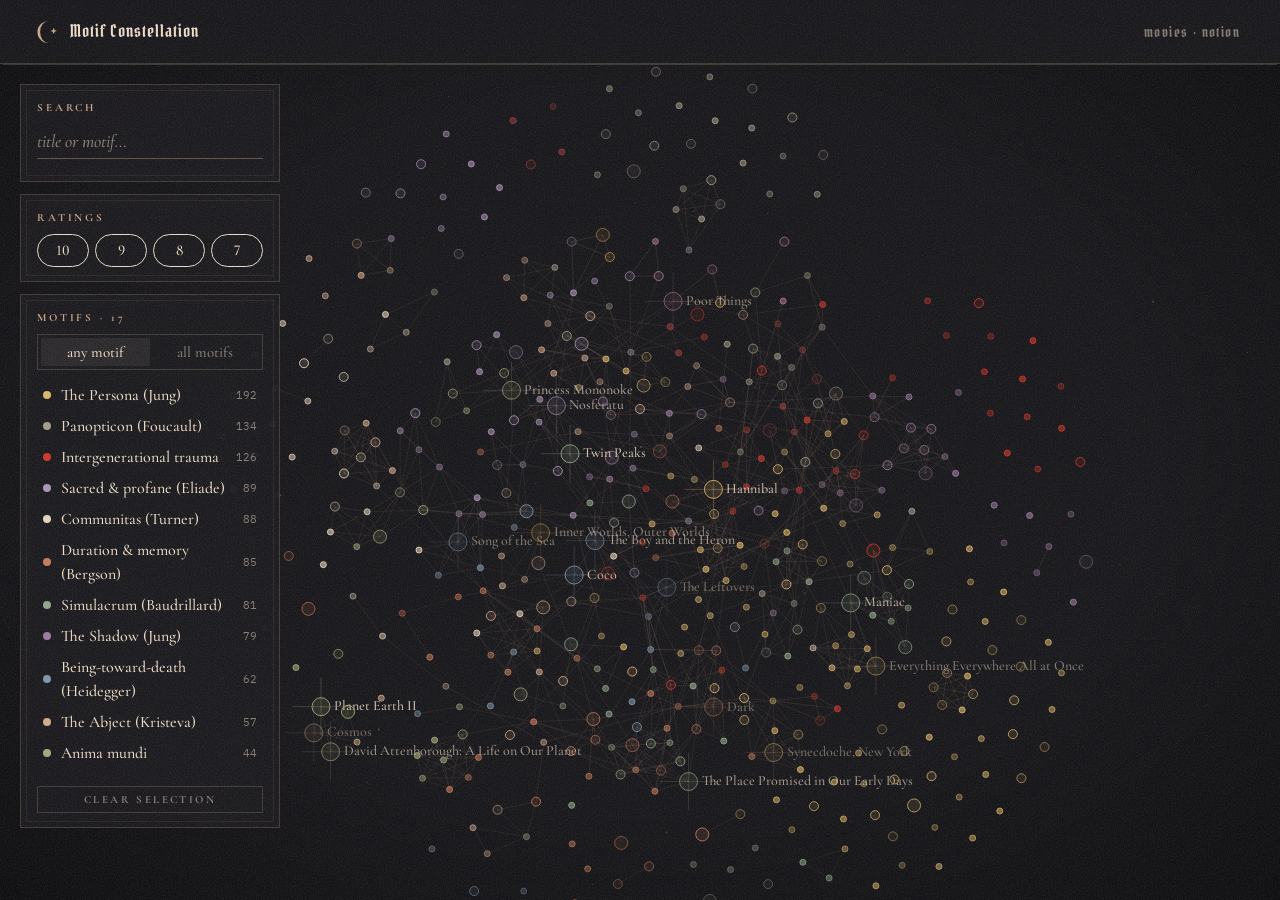
<file: priv/notion/movies/index.html>
<!DOCTYPE html>
<html lang="en">
<head>
<meta charset="utf-8">
<meta name="viewport" content="width=device-width, initial-scale=1">
<title>Motif Constellation</title>
<link rel="preconnect" href="https://fonts.googleapis.com">
<link rel="preconnect" href="https://fonts.gstatic.com" crossorigin>
<link href="https://fonts.googleapis.com/css2?family=Pirata+One&family=Cormorant+Garamond:ital,wght@0,500;0,600;0,700;1,500;1,600&family=IBM+Plex+Mono:wght@400&display=swap&subset=latin-ext" rel="stylesheet">
<style>
  /* ⛧ Lunar · styl jak w Sny */
  :root{ --bg:#18171b; --panel:rgba(28,27,31,.95); --line:rgba(199,165,135,.24); --line2:rgba(199,165,135,.4); --txt:#ead9c4; --dim:rgba(234,217,196,.52); --tan:#c7a587; --acc:#c9372b; --red-hi:#e04a3b;
    --serif:"Cormorant Garamond",Georgia,serif; --mono:"IBM Plex Mono",ui-monospace,monospace; }
  *{box-sizing:border-box;margin:0;padding:0}
  html,body{height:100%;overflow:hidden}
  body{background:var(--bg);color:var(--txt);font:500 16px/1.5 var(--serif);font-variant-numeric:lining-nums;-webkit-font-smoothing:antialiased}
  body::after{content:"";position:fixed;inset:0;pointer-events:none;z-index:50;background-image:url("data:image/svg+xml,%3Csvg xmlns='http://www.w3.org/2000/svg' width='220' height='220'%3E%3Cfilter id='n'%3E%3CfeTurbulence type='fractalNoise' baseFrequency='.9' numOctaves='2' stitchTiles='stitch'/%3E%3CfeColorMatrix values='0 0 0 0 .87 0 0 0 0 .82 0 0 0 0 .71 0 0 0 1 -.35'/%3E%3C/filter%3E%3Crect width='100%25' height='100%25' filter='url(%23n)'/%3E%3C/svg%3E");opacity:.16;mix-blend-mode:screen}
  body::before{content:"";position:fixed;inset:0;pointer-events:none;z-index:1;background:radial-gradient(ellipse at 50% 50%,transparent 58%,rgba(0,0,0,.4))}
  #sky{position:absolute;inset:64px 0 0 0;display:block;cursor:grab}
  #sky.grabbing{cursor:grabbing}
/* ⛧ Lunar bar: wspólny nagłówek (wzór: Lunar Mandala) */
.lbar{position:fixed;top:0;left:0;right:0;z-index:40;height:64px;box-sizing:border-box;display:flex;align-items:center;gap:28px;padding:0 32px;background:#18171b;border-bottom:1px solid rgba(199,165,135,.24);box-shadow:0 4px 0 -3px rgba(199,165,135,.24)}
.lbar .brand{display:inline-flex;align-items:center;gap:12px;margin-right:auto;font:400 17px/1 "Pirata One",Georgia,serif;letter-spacing:.06em;text-transform:none;color:#ead9c4;text-decoration:none;background:none;border:0;padding:0;cursor:pointer}
.lbar .brand svg{width:26px;height:26px;fill:#c7a587;flex:none}
.lbar .views{display:flex;gap:6px}
.lbar .view-tab{position:relative;display:inline-flex;align-items:center;gap:9px;padding:8px 14px 10px;border:0;background:transparent;cursor:pointer;font:400 14px/1 "Pirata One",Georgia,serif;letter-spacing:.1em;text-transform:lowercase;color:rgba(234,217,196,.52);text-decoration:none;white-space:nowrap;transition:color .25s}
.lbar .view-tab svg{width:18px;height:18px;fill:none;stroke:currentColor;stroke-width:1.2;stroke-linecap:round;stroke-linejoin:round}
.lbar .view-tab:hover{color:#ead9c4}
.lbar .view-tab.on,.lbar .view-tab[aria-selected="true"]{color:#ead9c4}
.lbar .view-tab.on::after,.lbar .view-tab[aria-selected="true"]::after{content:"";position:absolute;left:14px;right:14px;bottom:0;height:9px;background:linear-gradient(#c7a587,#c7a587) center/100% 1px no-repeat,url("data:image/svg+xml,%3Csvg xmlns='http://www.w3.org/2000/svg' viewBox='0 0 10 10'%3E%3Cpath d='M5 0L10 5 5 10 0 5Z' fill='%23c9372b'/%3E%3C/svg%3E") center/9px no-repeat}
.lbar .acts{display:flex;align-items:center;gap:4px}
.lbar .text-btn{display:inline-flex;align-items:center;gap:7px;background:transparent;border:0;padding:6px 8px;cursor:pointer;font:400 14px/1 "Pirata One",Georgia,serif;letter-spacing:.1em;text-transform:lowercase;color:rgba(234,217,196,.52);text-decoration:none;white-space:nowrap;transition:color .25s}
.lbar .text-btn svg{width:15px;height:15px;fill:none;stroke:currentColor;stroke-width:1.3;stroke-linecap:round;stroke-linejoin:round}
.lbar .text-btn:hover{color:#c7a587}
.lbar .text-btn.act{color:#e04a3b}
.lbar .text-btn.act:hover{color:#ff6b5a}
.lbar .sep{width:1px;height:22px;background:rgba(199,165,135,.24);margin:0 6px}
.lbar :focus{outline:none}
.lbar :focus-visible{outline:1px solid #e04a3b;outline-offset:3px}

  #constLabel{position:absolute;top:84px;left:50%;transform:translateX(-50%);z-index:3;font:400 26px "Pirata One",Georgia,serif;letter-spacing:.03em;display:none;pointer-events:auto;cursor:pointer;white-space:nowrap}
  #constLabel:hover::after{content:"  ✕";font:400 13px var(--mono);opacity:.6}

  #controls{position:absolute;top:84px;left:20px;width:260px;display:flex;flex-direction:column;gap:12px;z-index:2}
  .card{position:relative;background:var(--panel);border:1px solid var(--line);padding:16px 16px 14px}
  .card::before{content:"";position:absolute;inset:5px;border:1px solid rgba(199,165,135,.1);pointer-events:none}
  .card h3{font:700 11px var(--serif);text-transform:uppercase;letter-spacing:.26em;color:var(--tan);margin-bottom:10px}
  #search{width:100%;background:transparent;border:0;border-bottom:1px solid var(--line2);color:var(--txt);padding:6px 0;font:italic 500 18px var(--serif);outline:none}
  #search::placeholder{color:var(--dim)}
  #search:focus{border-color:var(--tan)}
  #hits{margin-top:8px;display:flex;flex-direction:column;gap:1px;max-height:200px;overflow:auto}
  #hits .hit{padding:4px 6px;cursor:pointer;font-size:16px;display:flex;justify-content:space-between;gap:8px}
  #hits .hit:hover{background:rgba(234,217,196,.05)}
  #hits .hit .r{color:var(--dim);font:400 11px var(--mono)}
  #hits .hit.motifHit{color:var(--tan);font-style:italic}
  .ratings{display:flex;gap:6px}
  .ratings label{flex:1;text-align:center;padding:4px 0;border:1px solid var(--line);border-radius:999px;cursor:pointer;font-size:15px;color:var(--dim);transition:color .2s,border-color .2s}
  .ratings label:hover{color:var(--txt)}
  .ratings label.on{border-color:var(--txt);color:var(--txt);background:none}
  *{scrollbar-width:thin;scrollbar-color:rgba(199,165,135,.3) transparent}
  ::-webkit-scrollbar{width:8px;height:8px}
  ::-webkit-scrollbar-track{background:transparent}
  ::-webkit-scrollbar-thumb{background:rgba(199,165,135,.3);border:2px solid transparent;background-clip:padding-box}
  #legend{display:flex;flex-direction:column;gap:1px;max-height:44vh;overflow:auto}
  .leg{display:flex;align-items:center;gap:10px;padding:3px 6px;cursor:pointer;font-size:16px;transition:opacity .2s,background .15s}
  .leg:hover{background:rgba(234,217,196,.05)}
  .leg .dot{width:8px;height:8px;border-radius:50%;flex:none;box-shadow:none;transition:transform .15s}
  .leg .cnt{margin-left:auto;color:var(--dim);font:400 11px var(--mono)}
  .leg.on{background:rgba(234,217,196,.07)}
  .leg.on .dot{transform:scale(1.4)}
  .leg.off{opacity:.3}
  #resetLeg{margin-top:10px;font:700 11px var(--serif);letter-spacing:.22em;text-transform:uppercase;color:var(--dim);cursor:pointer;text-align:center;border:1px solid var(--line);padding:6px}
  #resetLeg:hover{color:var(--txt);border-color:var(--line2)}
  #resetLeg.idle{opacity:.35;pointer-events:none}
  .matchrow{display:flex;margin-bottom:10px;border:1px solid var(--line);padding:3px}
  .matchrow span{flex:1;text-align:center;font-size:15px;padding:3px 0;color:var(--dim);cursor:pointer;transition:color .2s}
  .matchrow span:hover{color:var(--txt)}
  .matchrow span.on{color:var(--txt);background:rgba(234,217,196,.08)}

  #panel{position:absolute;top:84px;right:20px;width:360px;max-height:calc(100vh - 104px);overflow:auto;background:var(--panel);border:1px solid var(--line);padding:24px 24px 20px;display:none;z-index:2;outline:1px solid rgba(199,165,135,.1);outline-offset:-7px}
  #panel.show{display:block}
  #panel .close{position:absolute;top:12px;right:16px;color:var(--dim);cursor:pointer;font-size:16px}
  #panel .close:hover{color:var(--txt)}
  #panel .navrow{display:flex;align-items:center;gap:8px}
  #panel .navrow h2{flex:1}
  #panel .navbtn{color:var(--tan);cursor:pointer;font-size:14px;width:30px;height:30px;display:grid;place-items:center;border:1px solid var(--line)}
  #panel .navbtn:hover{color:var(--txt);border-color:var(--red-hi)}
  #panel .kicker{font:700 11px var(--serif);letter-spacing:.26em;text-transform:uppercase;margin-bottom:8px;color:var(--tan)}
  #panel h2{font:400 32px/1.08 "Pirata One",Georgia,serif;color:var(--txt);padding-right:22px;letter-spacing:.01em}
  #panel .def{font-size:16.5px;color:rgba(234,217,196,.78);margin:12px 0 4px;padding:2px 0 2px 12px;line-height:1.55;border-left:1px solid}
  #panel .src{color:var(--dim);font-size:15px;margin-top:6px;font-style:italic}
  #panel .meta{color:var(--dim);font-size:15px;margin:6px 0 12px}
  #panel .meta b{color:var(--txt);font-weight:600}
  #panel .chips{display:flex;flex-wrap:wrap;gap:6px;margin-bottom:12px}
  #panel .motifline{margin-bottom:10px}
  #panel .motifline .chip{display:inline-block;margin-bottom:3px}
  #panel .chip{font-size:14.5px;padding:2px 12px;border-radius:999px;border:1px solid;cursor:pointer;background:none}
  #panel .syn{font-size:16.5px;color:rgba(234,217,196,.78);margin:12px 0 14px;line-height:1.55;padding:10px 12px;background:rgba(234,217,196,.04);border-left:1px solid var(--line2)}
  #panel h4{font:700 11px var(--serif);text-transform:uppercase;letter-spacing:.26em;color:var(--tan);margin:16px 0 8px}
  #panel .conn,#panel .filmrow{display:flex;justify-content:space-between;gap:8px;padding:5px 6px;cursor:pointer;font-size:16px}
  #panel .conn:hover,#panel .filmrow:hover{background:rgba(234,217,196,.05);color:#fff1e0}
  #panel .conn .why{color:var(--dim);font-size:13.5px;text-align:right}
  #panel .filmrow .stars{color:var(--tan);font-size:12px;letter-spacing:2px}
  #panel .filmitem{margin-bottom:6px}
  #panel .why2{font-size:14.5px;color:var(--dim);padding:0 10px 2px;line-height:1.5;border-left:1px solid var(--line);margin-left:8px}
  #tip{position:absolute;pointer-events:none;background:var(--txt);color:#18171b;padding:7px 11px;font-size:15px;display:none;z-index:5;max-width:260px;line-height:1.35}
  #tip .t{font-weight:600}
  #tip .m{color:#4a4238;font-size:13.5px;margin-top:2px}
  @media (max-width:760px){#controls{width:calc(100% - 40px)}#panel{left:20px;width:auto}}
</style>
</head>
<body>
<canvas id="sky"></canvas>

<header class="lbar"><span class="brand"><svg viewBox="-12 -12 24 24" aria-hidden="true"><path d="M3 -10A10 10 0 1 0 3 10A7.5 10 0 0 1 3 -10Z"/><path d="M8 -4l.8 2.2 2.2.8-2.2.8-.8 2.2-.8-2.2-2.2-.8 2.2-.8z"/></svg>Motif Constellation</span><span class="text-btn" style="cursor:default">movies · notion</span></header>
<div id="constLabel"></div>

<div id="controls">
  <div class="card">
    <h3>Search</h3>
    <input id="search" type="text" placeholder="title or motif…" autocomplete="off">
    <div id="hits"></div>
  </div>
  <div class="card">
    <h3>Ratings</h3>
    <div class="ratings" id="ratings"></div>
  </div>
  <div class="card">
    <h3 id="motifsH3">Motifs</h3>
    <div class="matchrow"><span id="mAny" class="on" title="show films carrying any selected motif">any motif</span><span id="mAll" title="show only films carrying all selected motifs">all motifs</span></div>
    <div id="legend"></div>
    <div id="resetLeg">clear selection</div>
  </div>
</div>

<div id="panel"></div>
<div id="tip"></div>

<script src="data.js"></script>
<script>
(function(){
"use strict";
var canvas = document.getElementById("sky"), ctx = canvas.getContext("2d");
var W=0, H=0, DPR = Math.min(window.devicePixelRatio||1, 2);
function resize(){ W=innerWidth; H=innerHeight-64; canvas.width=W*DPR; canvas.height=H*DPR; canvas.style.width=W+"px"; canvas.style.height=H+"px"; }
window.addEventListener("resize", resize);

var MOTIF_IDS = Object.keys(MOTIFS);
var nodes = MOVIES.map(function(m,i){
  var ang = MOTIF_IDS.indexOf(m.m[0])/MOTIF_IDS.length*Math.PI*2;
  var rad = 300 + Math.random()*150;
  return { i:i, m:m, x:Math.cos(ang)*rad+(Math.random()-.5)*90, y:Math.sin(ang)*rad+(Math.random()-.5)*90,
           vx:0, vy:0, ph:Math.random()*Math.PI*2, sp:0.4+Math.random()*0.8,
           r: m.r>=10?9 : m.r>=9?6.5 : m.r>=8?4.5 : 3 };
});
var byName = {};
nodes.forEach(function(n){ byName[n.m.n.toLowerCase()] = n; });

var nbr = nodes.map(function(){ return {}; });
for (var a=0; a<nodes.length; a++) for (var b=a+1; b<nodes.length; b++){
  var sh = 0;
  for (var x=0;x<nodes[a].m.m.length;x++) if (nodes[b].m.m.indexOf(nodes[a].m.m[x])>=0) sh++;
  if (sh>0){ nbr[a][b]=sh; nbr[b][a]=sh; }
}
var edges = [];
nodes.forEach(function(n){
  var keys = Object.keys(nbr[n.i]).map(Number)
    .sort(function(p,q){ return nbr[n.i][q]-nbr[n.i][p]; }).slice(0,8);
  keys.forEach(function(k){ if (k>n.i) edges.push({a:n.i, b:k, w:nbr[n.i][k]}); });
});
nodes.forEach(function(n){
  n.links = Object.keys(nbr[n.i]).map(Number)
    .sort(function(p,q){ return nbr[n.i][q]-nbr[n.i][p]; })
    .map(function(k){ return { n:nodes[k], shared:nbr[n.i][k] }; });
});

// motif stats: counts, top films, co-occurrence
var counts = {}, topFilms = {}, cooc = {};
nodes.forEach(function(n){ n.m.m.forEach(function(id){
  counts[id]=(counts[id]||0)+1;
  (topFilms[id]=topFilms[id]||[]).push(n);
  n.m.m.forEach(function(id2){ if(id!==id2){ cooc[id]=cooc[id]||{}; cooc[id][id2]=(cooc[id][id2]||0)+1; } });
});});
Object.keys(topFilms).forEach(function(id){
  topFilms[id].sort(function(p,q){ return q.m.r-p.m.r || p.m.n.localeCompare(q.m.n); });
});
function relatedMotifs(id){
  return Object.keys(cooc[id]||{}).sort(function(a,b){ return cooc[id][b]-cooc[id][a]; }).slice(0,4);
}

var anchors = {};
MOTIF_IDS.forEach(function(id, idx){
  var ang = idx/MOTIF_IDS.length*Math.PI*2;
  anchors[id] = { x:Math.cos(ang)*300, y:Math.sin(ang)*300 };
});

// physics
var alpha = 1, draggingNode=null, panning=false, lastMX=0, lastMY=0, moved=false;
function tick(){
  var i,j,dx,dy,d2,fz,inv,n;
  for (i=0;i<nodes.length;i++){ n=nodes[i];
    var an = anchors[n.m.m[0]];
    n.vx += (an.x-n.x)*0.012; n.vy += (an.y-n.y)*0.012;
    n.vx -= n.x*0.0022; n.vy -= n.y*0.0022;
  }
  for (i=0;i<nodes.length;i++) for (j=i+1;j<nodes.length;j++){
    dx = nodes[i].x-nodes[j].x; dy = nodes[i].y-nodes[j].y; d2 = dx*dx+dy*dy;
    if (d2<1) d2=1;
    fz = 900/(d2*0.55); inv = 1/Math.sqrt(d2); dx*=inv; dy*=inv;
    nodes[i].vx += dx*fz; nodes[i].vy += dy*fz;
    nodes[j].vx -= dx*fz; nodes[j].vy -= dy*fz;
  }
  for (i=0;i<edges.length;i++){ var e=edges[i], A=nodes[e.a], B=nodes[e.b];
    dx = B.x-A.x; dy = B.y-A.y; d2 = dx*dx+dy*dy; if(d2<1) d2=1;
    var d = Math.sqrt(d2), want = Math.max(26, 62-e.w*10), k = (d-want)/d * 0.028 * e.w;
    dx*=k; dy*=k;
    A.vx += dx; A.vy += dy; B.vx -= dx; B.vy -= dy;
  }
  for (i=0;i<nodes.length;i++){ n=nodes[i];
    if (n===draggingNode){ n.vx=0; n.vy=0; continue; }
    n.vx*=0.82; n.vy*=0.82;
    n.vx = Math.max(-14, Math.min(14, n.vx)); n.vy = Math.max(-14, Math.min(14, n.vy));
    n.x += n.vx*alpha; n.y += n.vy*alpha;
  }
  alpha *= 0.986;
}

// view
var view = { x:0, y:0, s:1 };
function world(mx,my){ return { x:(mx-W/2)/view.s+view.x, y:(my-H/2)/view.s+view.y }; }
function fit(){
  var minx=1e9,miny=1e9,maxx=-1e9,maxy=-1e9;
  nodes.forEach(function(n){ minx=Math.min(minx,n.x); maxx=Math.max(maxx,n.x); miny=Math.min(miny,n.y); maxy=Math.max(maxy,n.y); });
  view.s = Math.min(1.15, Math.min(W/(maxx-minx+160), H/(maxy-miny+160)));
  view.x = (minx+maxx)/2; view.y = (miny+maxy)/2 - 14;
}
function toScreen(n,t){ return { x:(n.x + Math.sin(t*0.0004*n.sp + n.ph)*1.4 -view.x)*view.s+W/2,
                                 y:(n.y + Math.cos(t*0.0004*n.sp + n.ph)*1.4 -view.y)*view.s+H/2 }; }

// filters & selection
var ratingOn = {7:true,8:true,9:true,10:true};
var motifFilter = {}, hoverMotif = null, selected = null, motifPanel = null, matchAll = false;
function setMatch(all){
  matchAll = all;
  document.getElementById("mAny").classList.toggle("on", !all);
  document.getElementById("mAll").classList.toggle("on", all);
  draw(performance.now());
}
function activeMotifs(){
  var act = Object.keys(motifFilter).filter(function(k){ return motifFilter[k]; });
  return act.length ? act : null;
}
function nodeVisible(n){
  if (!ratingOn[n.m.r]) return false;
  var act = activeMotifs();
  if (act){
    if (matchAll){ if (!act.every(function(id){ return n.m.m.indexOf(id)>=0; })) return false; }
    else if (!n.m.m.some(function(id){ return motifFilter[id]; })) return false;
  }
  return true;
}

// twinkling background stars
var bgStars = [];
for (var s=0;s<90;s++) bgStars.push({ x:Math.random(), y:Math.random(), ph:Math.random()*7, sp:0.5+Math.random()*1.5, sz:Math.random()<0.12?1.6:0.9 });

// draw
function hexA(hex, a){
  var r=parseInt(hex.slice(1,3),16), g=parseInt(hex.slice(3,5),16), b=parseInt(hex.slice(5,7),16);
  return "rgba("+r+","+g+","+b+","+a+")";
}
function draw(t){
  ctx.setTransform(DPR,0,0,DPR,0,0);
  ctx.clearRect(0,0,W,H);
  bgStars.forEach(function(s){
    var tw = 0.25 + 0.55*(0.5+0.5*Math.sin(t*0.001*s.sp+s.ph));
    ctx.fillStyle = "rgba(234,217,196,"+tw*0.35+")";
    ctx.fillRect(s.x*W, s.y*H, s.sz, s.sz);
  });

  var act = activeMotifs();
  var selSet = {};
  if (selected){ selSet[selected.i]=1; selected.links.forEach(function(l){ selSet[l.n.i]=1; }); }

  edges.forEach(function(e){
    var A=nodes[e.a], B=nodes[e.b];
    if (!nodeVisible(A)||!nodeVisible(B)) return;
    var p=toScreen(A,t), q=toScreen(B,t);
    var sharedAct = null;
    if (act){ for (var k=0;k<A.m.m.length;k++) if (motifFilter[A.m.m[k]] && B.m.m.indexOf(A.m.m[k])>=0){ sharedAct=A.m.m[k]; break; } }
    var hl = selected && selSet[e.a] && selSet[e.b] && (e.a===selected.i||e.b===selected.i);
    if (hl){ ctx.strokeStyle="rgba(199,165,135,0.7)"; ctx.lineWidth=1.1; }
    else if (sharedAct){ ctx.strokeStyle=hexA(MOTIFS[sharedAct].c, 0.28); ctx.lineWidth=1; }
    else if (act || selected){ ctx.strokeStyle="rgba(199,165,135,0.04)"; ctx.lineWidth=1; }
    else { ctx.strokeStyle="rgba(199,165,135,"+Math.min(0.2, 0.05+e.w*0.04)+")"; ctx.lineWidth=0.8; }
    ctx.beginPath(); ctx.moveTo(p.x,p.y); ctx.lineTo(q.x,q.y); ctx.stroke();
  });

  nodes.forEach(function(n){
    if (!nodeVisible(n)) return;
    var p = toScreen(n,t);
    if (p.x<-30||p.x>W+30||p.y<-30||p.y>H+30) return;
    var inAct = act && n.m.m.some(function(id){ return motifFilter[id]; });
    var col = act ? (inAct ? MOTIFS[n.m.m.filter(function(id){return motifFilter[id];})[0]].c : null) : MOTIFS[n.m.m[0]].c;
    if (!col){ ctx.fillStyle="rgba(234,217,196,0.1)"; ctx.beginPath(); ctx.arc(p.x,p.y,1.6,0,7); ctx.fill(); return; }
    var dim = selected ? (selSet[n.i]?1:0.22) : (hoverMotif ? (n.m.m.indexOf(hoverMotif)>=0?1:0.22) : 1);
    var tw = 0.75 + 0.25*Math.sin(t*0.001*n.sp+n.ph);
    ctx.globalAlpha = dim*tw;
    var R = n.r*Math.max(1,view.s*0.8);
    ctx.fillStyle = hexA(col, R<4 ? 0.6 : 0.14);
    ctx.beginPath(); ctx.arc(p.x, p.y, R, 0, 7); ctx.fill();
    ctx.strokeStyle = hexA(col, 0.9); ctx.lineWidth = 1;
    ctx.beginPath(); ctx.arc(p.x, p.y, R, 0, 7); ctx.stroke();
    if (n.m.r>=10){ // diffraction spikes
      ctx.strokeStyle = hexA(col.startsWith("#")?col:"#ead9c4", 0.4); ctx.lineWidth=0.7;
      var L=R*3.2;
      ctx.beginPath(); ctx.moveTo(p.x-L,p.y); ctx.lineTo(p.x+L,p.y); ctx.moveTo(p.x,p.y-L); ctx.lineTo(p.x,p.y+L); ctx.stroke();
    }
    if (n===selected){ ctx.strokeStyle="#e04a3b"; ctx.lineWidth=1.3;
      ctx.beginPath(); ctx.arc(p.x,p.y,R+4,0,7); ctx.stroke(); }
    if (n.m.r>=10 || (view.s>1.7 && n.m.r>=8)){
      ctx.font = "500 14px 'Cormorant Garamond',Georgia,serif"; ctx.fillStyle = "rgba(234,217,196,0.88)";
      ctx.fillText(n.m.n, p.x+R+4, p.y+3.5);
    }
    ctx.globalAlpha = 1;
  });
}
function loop(t){ if (alpha>0.02 || draggingNode) { tick(); tick(); } draw(t||0); requestAnimationFrame(loop); }

// tooltip
var tip = document.getElementById("tip");
function showTip(n, x, y){
  tip.innerHTML = '<div class="t">'+n.m.n+' <span style="color:var(--dim)">('+(n.m.y||"?")+')</span></div><div class="m">'+n.m.m.map(function(id){return MOTIFS[id].en;}).join(" · ")+'</div>';
  tip.style.display="block";
  tip.style.left = Math.min(x+14, W-260)+"px"; tip.style.top = Math.max(10,y-40)+"px";
}
function hideTip(){ tip.style.display="none"; }

// panel
var panel = document.getElementById("panel");
function chipHTML(id, clickable){
  var M = MOTIFS[id];
  var inner = M.en;
  return '<span class="chip" data-motif="'+id+'" title="'+M.src+'" style="color:'+M.c+';border-color:'+M.c+'66">'+inner+'</span>';
}
function filmRow(n, mid){
  var key = n.m.n.toLowerCase() + "|" + mid;
  var why = (typeof WHY !== "undefined") ? WHY[key] : null;
  var stars = '<span>'+"★".repeat(n.m.r-6)+'</span><span style="opacity:.22">'+"★".repeat(10-n.m.r)+'</span>';
  return '<div class="filmitem"><div class="filmrow" data-name="'+n.m.n.toLowerCase().replace(/"/g,"")+'"><span>'+n.m.n+'</span><span class="stars">'+stars+'</span></div>'+(why?'<div class="why2">'+why+'</div>':'')+'</div>';
}
function openFilmPanel(n){
  selected = n; motifPanel = null; renderConstLabel();
  var m = n.m;
  var html = '<span class="close" id="pclose">✕</span>';
  html += '<div class="kicker" style="color:'+MOTIFS[m.m[0]].c+'">'+(m.t||"")+(m.y?" · "+m.y:"")+'</div>';
  html += '<h2>'+m.n+'</h2>';
  html += '<div class="meta">'+(m.d?"directed by "+m.d+" · ":"")+'rating <b>'+m.r+'</b>/10'+(m.g?" · "+m.g:"")+'</div>';
  html += m.m.map(function(id){
    var k = m.n.toLowerCase() + "|" + id;
    var w = (typeof WHY !== "undefined") ? WHY[k] : null;
    return '<div class="motifline">'+chipHTML(id,true)+(w?'<div class="why2">'+w+'</div>':'')+'</div>';
  }).join("");
  if (m.s) html += '<h4>Plot</h4><div class="syn">'+m.s+'</div>';
  html += '<h4>Nearest stars</h4>';
  var cnt=0;
  n.links.forEach(function(l){
    if (cnt>=8 || !nodeVisible(l.n)) return;
    var names = m.m.filter(function(id){ return l.n.m.m.indexOf(id)>=0; }).map(function(id){ return MOTIFS[id].en; }).join(" · ");
    html += '<div class="conn" data-name="'+l.n.m.n.toLowerCase().replace(/"/g,"")+'"><span>'+l.n.m.n+'</span><span class="why">'+names+'</span></div>';
    cnt++;
  });
  setPanel(html);
}
function openMotifPanel(id){
  selected = null; motifPanel = id; renderConstLabel();
  var M = MOTIFS[id];
  var html = '<span class="close" id="pclose">✕</span>';
  html += '<div class="kicker" style="color:'+M.c+'">constellation '+(motifOrder.indexOf(id)+1)+' / '+motifOrder.length+'</div>';
  html += '<div class="navrow"><span class="navbtn" id="mPrev">◀</span><h2>'+M.en+'</h2><span class="navbtn" id="mNext">▶</span></div>';
  html += '<div class="def" style="border-left-color:'+M.c+'66">'+M.def+'</div>';
  html += '<div class="src">'+M.src+' · also: '+M.pl+'</div>';
  html += '<div class="meta">'+counts[id]+' films · co-travels most with '+relatedMotifs(id).map(function(r){ return MOTIFS[r].en; }).join(", ")+'</div>';
  html += '<div class="chips">'+relatedMotifs(id).map(function(r){ return chipHTML(r,true); }).join("")+'</div>';
  html += '<h4>Highest rated</h4>';
  topFilms[id].slice(0,10).forEach(function(n){ html += filmRow(n, id); });
  setPanel(html);
  document.getElementById("pclose").onclick = clearAll;
  document.getElementById("mPrev").onclick = function(){ var i=motifOrder.indexOf(motifPanel); browseTo(motifOrder[(i-1+motifOrder.length)%motifOrder.length]); };
  document.getElementById("mNext").onclick = function(){ var i=motifOrder.indexOf(motifPanel); browseTo(motifOrder[(i+1)%motifOrder.length]); };
}
function clearAll(){
  motifFilter={}; closePanel(); renderLegend(); draw(performance.now());
}
function setPanel(html){
  panel.innerHTML = html; panel.classList.add("show"); hideTip();
  document.getElementById("pclose").onclick = closePanel;
  Array.prototype.forEach.call(panel.querySelectorAll(".conn,.filmrow"), function(el){
    el.onclick = function(){ var t=byName[el.getAttribute("data-name")]; if(t){ openFilmPanel(t); centerOn(t); } };
  });
  Array.prototype.forEach.call(panel.querySelectorAll(".chip"), function(el){
    el.onclick = function(){ selectMotif(el.getAttribute("data-motif"), true); };
  });
}
function closePanel(){ selected=null; motifPanel=null; panel.classList.remove("show"); renderConstLabel(); draw(performance.now()); }

// motif selection
var constLabel = document.getElementById("constLabel");
function selectMotif(id, openP){
  if (motifFilter[id]) { delete motifFilter[id]; closePanel(); }
  else { motifFilter[id] = true; if (openP) openMotifPanel(id); }
  renderLegend(); renderConstLabel(); draw(performance.now());
}
function browseTo(id){
  motifFilter = {}; motifFilter[id] = true;
  openMotifPanel(id);
  renderLegend(); renderConstLabel(); draw(performance.now());
}
function renderConstLabel(){
  var act = activeMotifs();
  if (!act){ constLabel.style.display="none"; return; }
  if (act.length===1){ var M=MOTIFS[act[0]]; constLabel.textContent = M.en+" — "+counts[act[0]]+" stars"; constLabel.style.color=M.c; }
  else if (act.length<=3){ constLabel.textContent = act.map(function(a){ return MOTIFS[a].en; }).join(matchAll?" + ":" · "); constLabel.style.color="#ead9c4"; }
  else { constLabel.textContent = act.length+" constellations"+(matchAll?" · all motifs":" · any motif"); constLabel.style.color="#ead9c4"; }
  constLabel.style.display="block";
}

// interaction
function hit(mx,my){
  var w = world(mx,my), best=null, bd=1e9;
  nodes.forEach(function(n){
    if (!nodeVisible(n)) return;
    var dx=w.x-n.x, dy=w.y-n.y, d=dx*dx+dy*dy;
    if (d<bd && d < Math.pow(n.r/view.s+6,2)){ bd=d; best=n; }
  });
  return best;
}
canvas.addEventListener("mousedown", function(ev){ lastMX=ev.clientX; lastMY=ev.clientY; moved=false;
  var n = hit(ev.clientX, ev.clientY-64);
  if (n){ draggingNode=n; alpha=Math.max(alpha,0.35); } else { panning=true; canvas.classList.add("grabbing"); }
});
window.addEventListener("mousemove", function(ev){
  if (draggingNode){ var w=world(ev.clientX,ev.clientY-64); draggingNode.x=w.x; draggingNode.y=w.y; moved=true; return; }
  if (panning){ view.x -= (ev.clientX-lastMX)/view.s; view.y -= (ev.clientY-lastMY)/view.s; lastMX=ev.clientX; lastMY=ev.clientY; moved=true; return; }
  var n = hit(ev.clientX, ev.clientY-64);
  if (n) showTip(n, ev.clientX, ev.clientY); else hideTip();
  canvas.style.cursor = n ? "pointer" : "grab";
});
window.addEventListener("mouseup", function(){
  if (draggingNode && !moved){ openFilmPanel(draggingNode); }
  draggingNode=null; panning=false; canvas.classList.remove("grabbing");
});
canvas.addEventListener("wheel", function(ev){
  ev.preventDefault();
  var f = ev.deltaY<0 ? 1.12 : 0.89;
  var w = world(ev.clientX,ev.clientY-64);
  view.s = Math.max(0.35, Math.min(6, view.s*f));
  var w2 = world(ev.clientX,ev.clientY-64);
  view.x += w.x-w2.x; view.y += w.y-w2.y;
}, {passive:false});
window.addEventListener("keydown", function(ev){
  if (ev.key==="Escape"){ clearAll(); }
});

// search
var searchEl = document.getElementById("search"), hitsEl = document.getElementById("hits");
searchEl.addEventListener("input", function(){
  var q = searchEl.value.trim().toLowerCase();
  hitsEl.innerHTML = "";
  if (q.length<2) return;
  var found = 0;
  MOTIF_IDS.forEach(function(id){
    if (found>=3) return;
    if (MOTIFS[id].en.toLowerCase().indexOf(q)>=0 || MOTIFS[id].pl.toLowerCase().indexOf(q)>=0){
      var div = document.createElement("div"); div.className="hit motifHit";
      div.innerHTML = "<span>☾ "+MOTIFS[id].en+"</span><span class='r'>"+counts[id]+"</span>";
      div.onclick = function(){ selectMotif(id,true); };
      hitsEl.appendChild(div); found++;
    }
  });
  nodes.forEach(function(n){
    if (found>=10) return;
    if (n.m.n.toLowerCase().indexOf(q)>=0){
      var div = document.createElement("div"); div.className="hit";
      div.innerHTML = "<span>"+n.m.n+"</span><span class='r'>"+(n.m.y||"")+" · "+n.m.r+"</span>";
      div.onclick = function(){ openFilmPanel(n); centerOn(n); };
      hitsEl.appendChild(div); found++;
    }
  });
});
function centerOn(n){ view.x=n.x; view.y=n.y; if (view.s<1.2) view.s=1.4; }

// ratings filter
var ratEl = document.getElementById("ratings");
[10,9,8,7].forEach(function(r){
  var l = document.createElement("label"); l.textContent = r; l.className = "on";
  l.onclick = function(){ ratingOn[r]=!ratingOn[r]; l.classList.toggle("on"); };
  ratEl.appendChild(l);
});

// legend
var legEl = document.getElementById("legend");
var legRows = {};
var motifOrder = MOTIF_IDS.slice().sort(function(a,b){ return counts[b]-counts[a]; });
motifOrder.forEach(function(id){
  var row = document.createElement("div"); row.className="leg"; legRows[id]=row;
  row.innerHTML = '<span class="dot" style="background:'+MOTIFS[id].c+';color:'+MOTIFS[id].c+'"></span><span title="'+MOTIFS[id].src+'">'+MOTIFS[id].en+'</span><span class="cnt">'+(counts[id]||0)+'</span>';
  row.onclick = function(){ selectMotif(id,true); };
  row.onmouseenter = function(){ hoverMotif=id; };
  row.onmouseleave = function(){ hoverMotif=null; };
  legEl.appendChild(row);
});
document.getElementById("motifsH3").textContent = "Motifs · " + motifOrder.length;
document.getElementById("mAny").onclick = function(){ setMatch(false); };
document.getElementById("mAll").onclick = function(){ setMatch(true); };
function renderLegend(){
  var act = activeMotifs();
  motifOrder.forEach(function(id){
    legRows[id].classList.toggle("off", !!act && !motifFilter[id]);
    legRows[id].classList.toggle("on", !!motifFilter[id]);
  });
  document.getElementById("resetLeg").classList.toggle("idle", !act);
}
var resetBtn = document.getElementById("resetLeg");
resetBtn.onclick = clearAll;
document.getElementById("constLabel").onclick = clearAll;

resize(); fit();
for (var t0=0;t0<140;t0++) tick();
alpha = 0.6;
requestAnimationFrame(loop);
})();
</script>
</body>
</html>
</file>
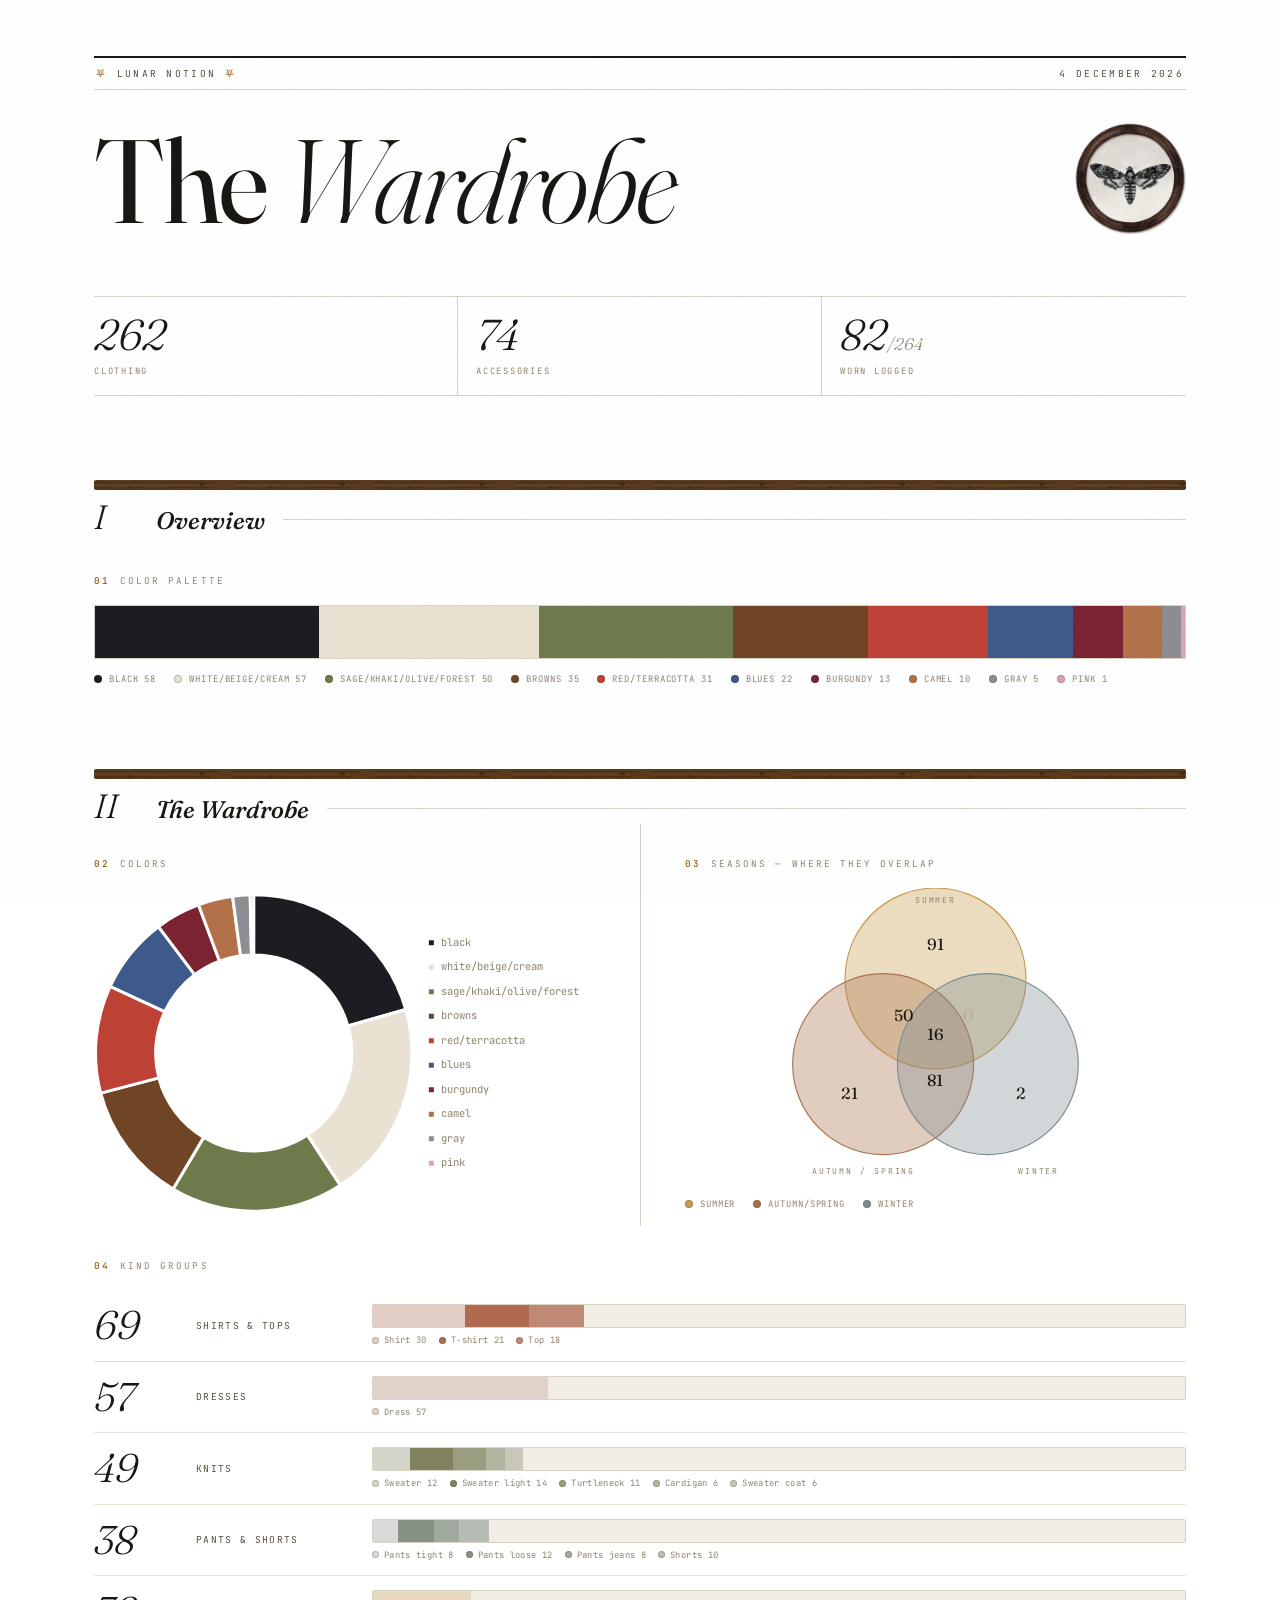
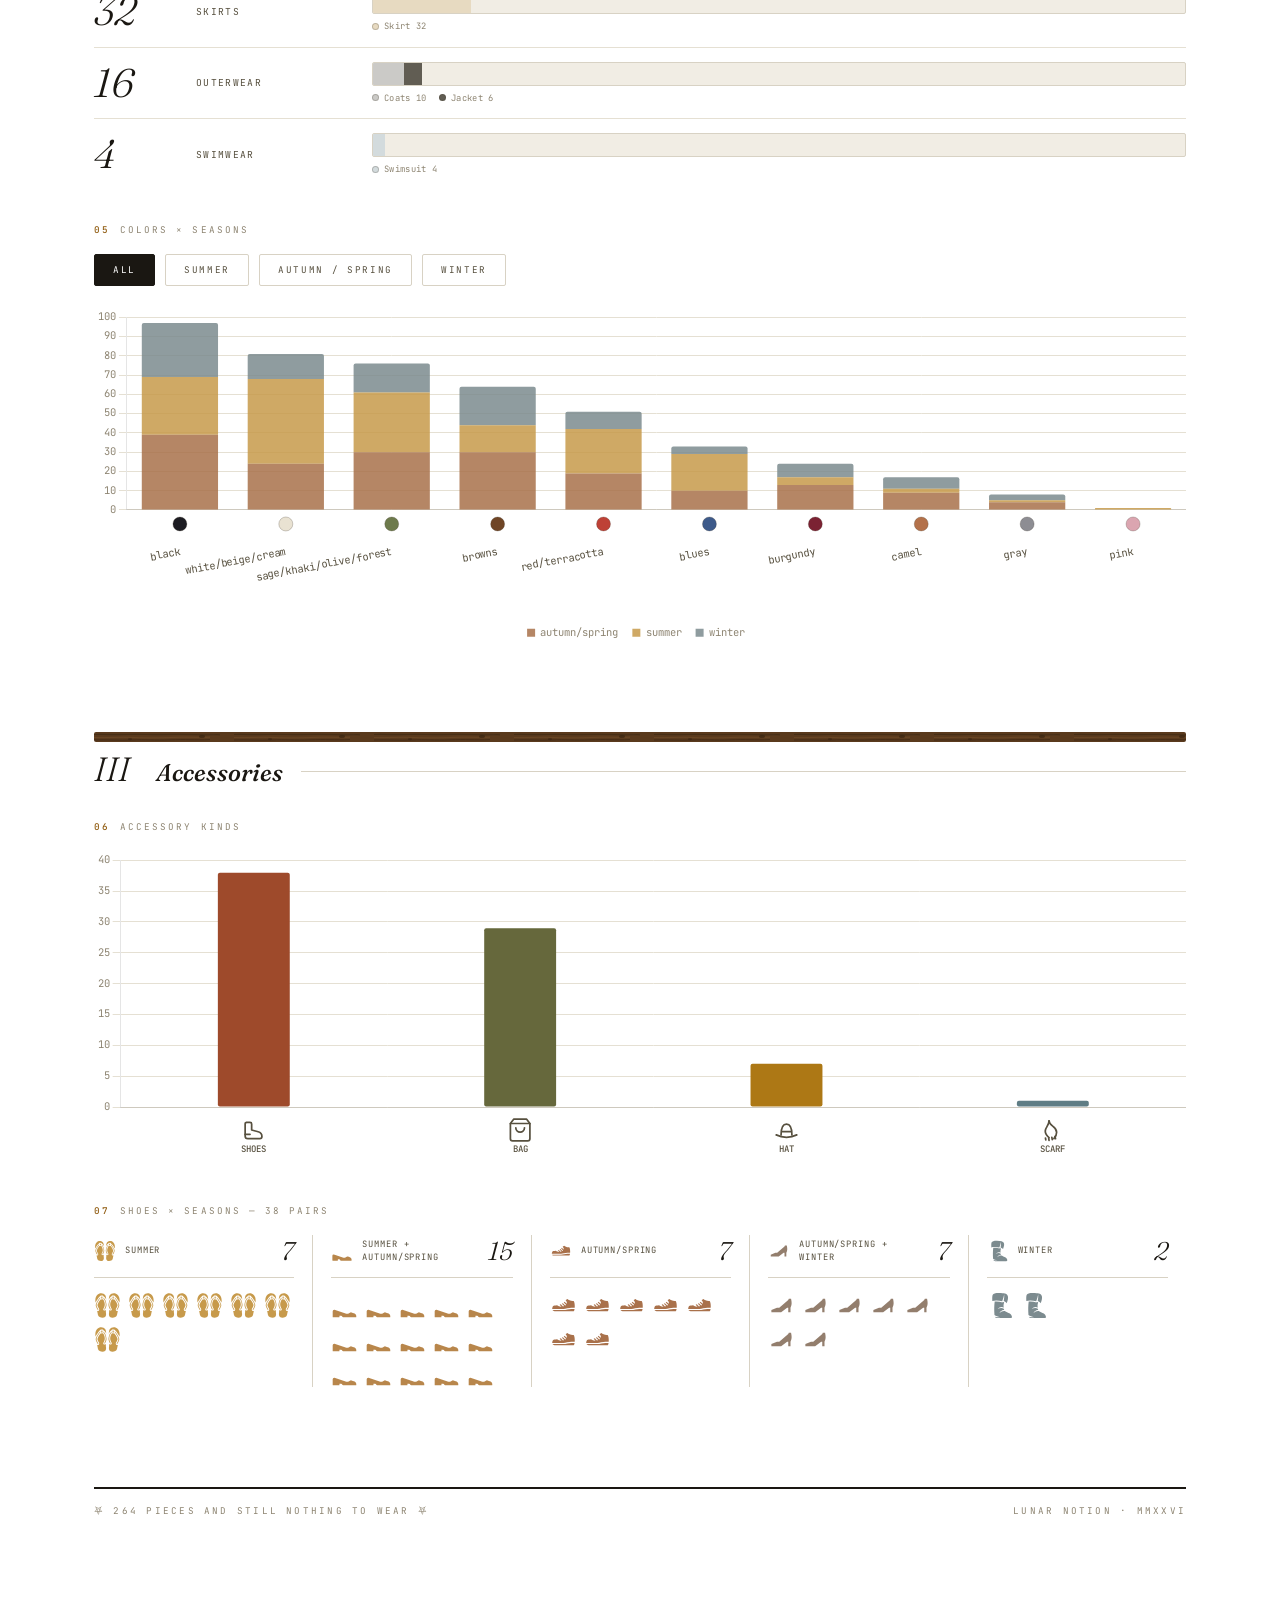
<file: priv/notion/wardrobe/wardrobe-dashboard.html>
﻿<!DOCTYPE html>
<html lang="en">
<head>
<meta charset="UTF-8">
<meta name="viewport" content="width=device-width, initial-scale=1.0">
<title>The Wardrobe — Lunar Notion</title>
<script src="./chart.umd.min.js"></script>
<style>
@import url('https://fonts.googleapis.com/css2?family=Fraunces:ital,wght@0,300;0,400;0,500;0,600;1,300;1,400;1,500;1,600&family=Source+Serif+4:ital,wght@0,300;0,400;0,600;1,300;1,400&family=JetBrains+Mono:wght@400;500&display=swap');

:root {
  --paper: #FFFFFF;
  --paper-deep: #F1EDE4;
  --ink: #1A1712;
  --ink-soft: #57503F;
  --muted: #8D8471;
  --clay: #8F5A0E;
  --line: #D8D2C4;
  --line-soft: #E5E0D3;
  --ease: cubic-bezier(.16, 1, .3, 1);
}

* { margin: 0; padding: 0; box-sizing: border-box; }

body {
  font-family: 'Source Serif 4', Georgia, serif;
  background: var(--paper);
  color: var(--ink);
  min-height: 100vh;
  -webkit-font-smoothing: antialiased;
}
body::after {
  content: '';
  position: fixed; inset: 0; z-index: 6; pointer-events: none;
  opacity: 0.04; mix-blend-mode: multiply;
  background-image: url("data:image/svg+xml,%3Csvg xmlns='http://www.w3.org/2000/svg' width='180' height='180'%3E%3Cfilter id='n'%3E%3CfeTurbulence type='fractalNoise' baseFrequency='0.8' numOctaves='2'/%3E%3C/filter%3E%3Crect width='100%25' height='100%25' filter='url(%23n)'/%3E%3C/svg%3E");
}

.wrap { max-width: 1180px; margin: 0 auto; padding: 56px 44px 110px; }
@media (max-width: 700px) { .wrap { padding: 36px 18px 80px; } }

/* ---------- nameplate ---------- */
.folio-top {
  display: flex; justify-content: space-between; align-items: baseline;
  border-top: 2.5px solid var(--ink);
  border-bottom: 1px solid var(--line);
  padding: 9px 2px;
  font-family: 'JetBrains Mono', monospace;
  font-size: 0.6rem; letter-spacing: 0.24em; text-transform: uppercase;
  color: var(--ink-soft);
}
.folio-top .sigil { color: var(--clay); }
.nameplate { display: flex; align-items: flex-end; justify-content: space-between; gap: 36px; }
.nameplate .emblem {
  width: 112px; height: 112px; object-fit: contain;
  margin: 0 0 22px -6px;
  flex: none;
}
@media (max-width: 700px) { .nameplate .emblem { width: 64px; height: 64px; margin-bottom: 14px; } }
.masthead h1 {
  font-family: 'Fraunces', serif;
  font-weight: 400;
  font-size: clamp(3rem, 12vw, 7.4rem);
  line-height: 0.98;
  letter-spacing: -0.02em;
  margin: 32px 0 18px;
  overflow-wrap: break-word;
}
@media (max-width: 700px) {
  .folio-top { font-size: 0.52rem; letter-spacing: 0.14em; gap: 8px; }
}
.masthead h1 em { font-style: italic; font-weight: 300; }
.deck {
  display: flex; justify-content: space-between; align-items: baseline; gap: 24px;
  border-bottom: 1px solid var(--line);
  padding-bottom: 22px;
  flex-wrap: wrap;
}
.deck p { font-size: 1.1rem; font-style: italic; font-weight: 300; color: var(--ink-soft); max-width: 56ch; }
.deck .stamp {
  font-family: 'JetBrains Mono', monospace;
  font-size: 0.6rem; letter-spacing: 0.2em; text-transform: uppercase;
  color: var(--muted); text-align: right; line-height: 1.9;
}

/* ---------- index strip ---------- */
.index {
  display: grid;
  grid-template-columns: repeat(3, 1fr);
  border-top: 1px solid var(--line);
  border-bottom: 1px solid var(--line);
  margin: 40px 0 0;
}
@media (max-width: 560px) {
  .index { grid-template-columns: 1fr; }
  .stat { border-right: none; border-bottom: 1px solid var(--line); padding-left: 0; }
  .stat:last-child { border-bottom: none; }
}
.stat {
  padding: 16px 14px 18px 18px;
  border-right: 1px solid var(--line);
}
.stat:first-child { padding-left: 0; }
.stat:last-child { border-right: none; }
.stat .num {
  font-family: 'Fraunces', serif; font-style: italic; font-weight: 300;
  font-size: 2.7rem; line-height: 1; color: var(--ink);
}
.stat .num small { font-size: 1.05rem; color: var(--muted); }
.stat .lbl {
  margin-top: 9px;
  font-family: 'JetBrains Mono', monospace;
  font-size: 0.55rem; letter-spacing: 0.2em; text-transform: uppercase;
  color: var(--muted);
}

/* ---------- chapter slug ---------- */
.slug {
  display: flex; align-items: baseline; gap: 18px;
  margin-top: 84px; padding-top: 24px;
  position: relative;
}
.slug::before {
  content: '';
  position: absolute; top: 0; left: 0; right: 0; height: 10px;
  border-radius: 2px;
  background: url("data:image/svg+xml,%3Csvg xmlns='http://www.w3.org/2000/svg' width='140' height='10'%3E%3Crect width='140' height='10' fill='%235A3A1D'/%3E%3Cpath d='M0 2.5c12-.5 22 .6 34 0s22 .5 34 .1 22-.4 34 .1 22-.3 24 .1' stroke='%23402A14' stroke-width='1.2' fill='none' opacity='.75'/%3E%3Cpath d='M0 5.5c16 .4 24-.6 40 0s24 .5 40-.1 24 .4 36-.2' stroke='%23714C28' stroke-width='1' fill='none' opacity='.6'/%3E%3Cpath d='M0 8c14-.4 24 .5 38 0s22 .4 38-.1 24 .3 40-.2' stroke='%23331F0E' stroke-width='.9' fill='none' opacity='.7'/%3E%3Cellipse cx='108' cy='4.4' rx='3' ry='1.6' fill='%23331F0E' opacity='.6'/%3E%3Cellipse cx='36' cy='7.2' rx='2.2' ry='1.1' fill='%23331F0E' opacity='.5'/%3E%3C/svg%3E") repeat-x left top / auto 10px;
}
.slug .rn {
  font-family: 'Fraunces', serif; font-style: italic; font-weight: 300;
  font-size: 2.1rem; line-height: 0.8; color: var(--ink);
  min-width: 44px;
}
.slug h2 {
  font-family: 'Fraunces', serif; font-weight: 500; font-style: italic;
  font-size: 1.5rem; color: var(--ink);
}
.slug .fill { flex: 1; border-bottom: 1px solid var(--line); align-self: center; }
.slug .tag {
  font-family: 'JetBrains Mono', monospace;
  font-size: 0.58rem; letter-spacing: 0.22em; text-transform: uppercase;
  color: var(--muted);
}

/* figure label */
.fig {
  font-family: 'JetBrains Mono', monospace;
  font-size: 0.58rem; letter-spacing: 0.22em; text-transform: uppercase;
  color: var(--muted); margin: 34px 0 18px;
}
.fig .no { color: var(--clay); margin-right: 10px; font-weight: 500; }

/* ---------- palette ribbon ---------- */
.ribbon-wrap { margin: 40px 0 0; }
.ribbon { display: flex; width: 100%; height: 54px; overflow: hidden; border: 1px solid var(--line); }
.ribbon span { height: 100%; min-width: 3px; cursor: pointer; transition: filter .5s var(--ease); }
.ribbon span:hover { filter: brightness(1.15); }
.ribbon-legend { display: flex; flex-wrap: wrap; gap: 7px 18px; margin-top: 14px; }
.rlg { font-family: 'JetBrains Mono', monospace; font-size: 0.56rem; letter-spacing: 0.1em; text-transform: uppercase; color: var(--muted); display: inline-flex; align-items: center; gap: 7px; }
.rlg i { width: 8px; height: 8px; border-radius: 50%; display: inline-block; border: 1px solid rgba(64,56,44,.25); }

/* ---------- two-column figure row with vertical rule ---------- */
.duo { display: grid; grid-template-columns: 1fr 1fr; }
.duo > .duo-col { padding: 0 0 8px; }
.duo > .duo-col + .duo-col { border-left: 1px solid var(--line); padding-left: 44px; }
.duo > .duo-col:first-child { padding-right: 44px; }
@media (max-width: 900px) {
  .duo { grid-template-columns: 1fr; }
  .duo > .duo-col + .duo-col { border-left: none; padding-left: 0; border-top: 1px solid var(--line); margin-top: 28px; padding-top: 6px; }
  .duo > .duo-col:first-child { padding-right: 0; }
}
.chart-box { position: relative; width: 100%; }

/* ---------- kind ranking ---------- */
.krow { display: grid; grid-template-columns: 84px 158px 1fr; gap: 18px; align-items: center; padding: 14px 0; border-bottom: 1px solid var(--line-soft); }
.krow:last-child { border-bottom: none; }
.knum { font-family: 'Fraunces', serif; font-style: italic; font-weight: 300; font-size: 2.5rem; color: var(--ink); line-height: 1; }
.klabel { font-family: 'JetBrains Mono', monospace; font-size: 0.6rem; letter-spacing: 0.14em; text-transform: uppercase; color: var(--ink-soft); line-height: 1.6; }
.ktrack { height: 24px; background: var(--paper-deep); border: 1px solid var(--line); border-radius: 2px; overflow: hidden; display: flex; }
.kseg { height: 100%; width: 0; transition: width 2.2s var(--ease); cursor: pointer; }
.kseg:hover { filter: brightness(1.15); }
.kdetail { font-family: 'JetBrains Mono', monospace; font-size: 0.55rem; letter-spacing: 0.04em; color: var(--muted); margin-top: 6px; }
.kd { width: 7px; height: 7px; border-radius: 50%; display: inline-block; border: 1px solid rgba(64,56,44,.25); margin-right: 5px; flex: none; }
.kd-item { display: inline-flex; align-items: center; margin-right: 12px; }
@media (max-width: 640px) {
  .krow { grid-template-columns: 56px 1fr; gap: 14px; }
  .knum { font-size: 1.7rem; }
  .kmid { grid-column: 1 / -1; margin-top: 2px; }
}

/* ---------- season switch ---------- */
.seg { display: flex; gap: 10px; margin: 6px 0 22px; flex-wrap: wrap; }
.seg-btn {
  font-family: 'JetBrains Mono', monospace;
  font-size: 0.58rem; letter-spacing: 0.18em; text-transform: uppercase;
  color: var(--ink-soft); background: transparent;
  border: 1px solid var(--line); border-radius: 2px;
  padding: 9px 18px; cursor: pointer;
  transition: color .5s var(--ease), background .5s var(--ease), border-color .5s var(--ease);
}
.seg-btn:hover { color: var(--ink); border-color: var(--ink-soft); }
.seg-btn.active { background: var(--ink); color: var(--paper); border-color: var(--ink); }
.seg-btn:focus-visible { outline: 1.5px solid var(--clay); outline-offset: 2px; }

/* ---------- shoes ---------- */
.zcol { display: grid; grid-template-columns: repeat(5, 1fr); gap: 0; }
@media (max-width: 950px) {
  .zcol { grid-template-columns: repeat(auto-fit, minmax(150px, 1fr)); gap: 0 18px; }
  .zcell { border-left: none; border-top: 1px solid var(--line); padding: 16px 0 0; }
  .zcell:first-child { border-top: none; padding-top: 0; }
}
.zcell { padding: 0 18px; border-left: 1px solid var(--line); }
.zcell:first-child { border-left: none; padding-left: 0; }
.zhead { display: flex; align-items: center; gap: 9px; margin-bottom: 14px; padding-bottom: 10px; border-bottom: 1px solid var(--line); }
.zhead .shoeic { width: 22px; height: 22px; }
.zlab { font-family: 'JetBrains Mono', monospace; font-size: 0.55rem; letter-spacing: 0.1em; text-transform: uppercase; color: var(--ink-soft); flex: 1; line-height: 1.5; }
.zn { font-family: 'Fraunces', serif; font-style: italic; font-weight: 300; font-size: 1.6rem; color: var(--ink); }
.shoeics { display: flex; flex-wrap: wrap; gap: 7px; }
.shoeic { width: 27px; height: 27px; flex: none; }

/* ---------- footer ---------- */
.colophon {
  margin-top: 100px; padding-top: 16px;
  border-top: 2.5px solid var(--ink);
  display: flex; justify-content: space-between; gap: 16px; flex-wrap: wrap;
  font-family: 'JetBrains Mono', monospace;
  font-size: 0.58rem; letter-spacing: 0.24em; text-transform: uppercase;
  color: var(--muted);
}

/* ---------- reveal ---------- */
.reveal { opacity: 0; transform: translateY(34px); transition: opacity 1.8s var(--ease), transform 1.8s var(--ease); }
.reveal.in { opacity: 1; transform: none; }

a { color: var(--clay); }
:focus-visible { outline: 1.5px solid var(--clay); outline-offset: 3px; }

@media (prefers-reduced-motion: reduce) {
  .reveal { opacity: 1; transform: none; transition: none; }
  * { animation-duration: 0.001s !important; transition-duration: 0.001s !important; }
}
</style>
</head>
<body>
<div class="wrap">

  <header class="masthead">
    <div class="folio-top">
      <span><span class="sigil">⛧</span> Lunar Notion <span class="sigil">⛧</span></span>
      <span id="snap-date"></span>
    </div>
    <div class="nameplate">
      <h1>The <em>Wardrobe</em></h1>
      <img class="emblem" src="./masthead.png" alt="Lunar Notion emblem">
    </div>
  </header>

  <section class="index" id="kpis" aria-label="Wardrobe statistics"></section>

  <div class="slug reveal">
    <span class="rn">I</span>
    <h2>Overview</h2>
    <span class="fill"></span>
  </div>

  <section class="ribbon-wrap reveal">
    <div class="fig"><span class="no">01</span>Color palette</div>
    <div class="ribbon" id="ribbon"></div>
  </section>

  <div class="slug reveal">
    <span class="rn">II</span>
    <h2>The Wardrobe</h2>
    <span class="fill"></span>
  </div>

  <div class="duo reveal">
    <div class="duo-col">
      <div class="fig"><span class="no">02</span>Colors</div>
      <div class="chart-box" style="height:330px"><canvas id="colorsChart" role="img" aria-label="Doughnut chart of color distribution"></canvas></div>
    </div>
    <div class="duo-col">
      <div class="fig"><span class="no">03</span>Seasons — where they overlap</div>
      <div class="chart-box" style="height:330px" id="vennBox"></div>
    </div>
  </div>

  <section class="reveal">
    <div class="fig"><span class="no">04</span>Kind groups</div>
    <div id="kindsRank"></div>
  </section>

  <section class="reveal">
    <div class="fig"><span class="no">05</span>Colors × Seasons</div>
    <div class="seg" id="seasonSwitch" role="tablist">
      <button class="seg-btn active" data-season="all">All</button>
      <button class="seg-btn" data-season="summer">Summer</button>
      <button class="seg-btn" data-season="autumn/spring">Autumn / Spring</button>
      <button class="seg-btn" data-season="winter">Winter</button>
    </div>
    <div class="chart-box" style="height:340px"><canvas id="colorSeasonChart" role="img" aria-label="Chart of color groups by season"></canvas></div>
  </section>

  <div class="slug reveal">
    <span class="rn">III</span>
    <h2>Accessories</h2>
    <span class="fill"></span>
  </div>

  <section class="reveal">
    <div class="fig"><span class="no">06</span>Accessory kinds</div>
    <div class="chart-box" style="height:320px"><canvas id="accKindsChart" role="img" aria-label="Bar chart of accessory kinds"></canvas></div>
  </section>

  <section class="reveal">
    <div class="fig"><span class="no">07</span><span id="shoeTitle"></span></div>
    <div id="shoeSeasons"></div>
  </section>

  <footer class="colophon">
    <span>⛧ <span id="foot-note"></span> pieces and still nothing to wear ⛧</span>
    <span>Lunar Notion · MMXXVI</span>
  </footer>
</div>

<script src="./wardrobe-data.js"></script>
<script src="./wardrobe-shoeicons.js"></script>
<script>
(function () {
  'use strict';
  const D = window.WARDROBE_DATA || [];
  const reduceMotion = window.matchMedia('(prefers-reduced-motion: reduce)').matches;

  const ACC_KINDS = ['Shoes', 'Bag', 'Hat', 'Scarf'];
  const isAcc = it => (it.kind || []).some(k => ACC_KINDS.includes(k));
  const EXCLUDED = it => (it.destiny || []).some(x => x === 'trash' || x === 'chudelata');
  const L = D.filter(it => !EXCLUDED(it));   // owned & kept items only
  const C = L.filter(it => !isAcc(it));
  const A = L.filter(isAcc);

  const GROUP_OF = {
    white: 'white/beige/cream', cream: 'white/beige/cream', beige: 'white/beige/cream',
    red: 'red/terracotta', terracotta: 'red/terracotta', orange: 'red/terracotta',
    brown: 'browns', 'light brown': 'browns', chocolate: 'browns', taupe: 'browns',
    rust: 'camel', camel: 'camel',
    sage: 'sage/khaki/olive/forest', 'khaki/olive': 'sage/khaki/olive/forest', forest: 'sage/khaki/olive/forest',
    blue: 'blues', navy: 'blues', 'light blue': 'blues', 'blue gray': 'blues'
  };
  const groupOf = t => GROUP_OF[t] || t;
  const GROUP_HEX = {
    'white/beige/cream': '#e9e2d2',
    'red/terracotta': '#be4136',
    'browns': '#6f4526',
    'camel': '#b3714a',
    'sage/khaki/olive/forest': '#6d7a4c',
    'blues': '#3d5a8a'
  };

  const tally = (items, key) => {
    const t = {};
    items.forEach(it => (it[key] || []).forEach(v => { t[v] = (t[v] || 0) + 1; }));
    return Object.entries(t).sort((a, b) => b[1] - a[1]);
  };
  const tallyGroups = items => {
    const t = {};
    items.forEach(it => {
      const gs = new Set((it.color || []).map(groupOf));
      gs.forEach(g => { t[g] = (t[g] || 0) + 1; });
    });
    return Object.entries(t).sort((a, b) => b[1] - a[1]);
  };

  const colors = tally(C, 'color');
  const colorGroups = tallyGroups(C);
  const kinds = tally(C, 'kind');
  const seasons = tally(C, 'season');
  const accKinds = tally(A, 'kind');
  const withSeason = C.filter(d => d.season.length > 0).length;
  const withWorn = C.filter(d => d.lastWorn).length;

  document.getElementById('snap-date').textContent = new Date().toLocaleDateString('en-GB', { day: 'numeric', month: 'long', year: 'numeric' });

  const kpiData = [
    { n: C.length, lbl: 'Clothing' },
    { n: A.length, lbl: 'Accessories' },
    { n: withWorn, den: C.length, lbl: 'Worn logged' }
  ];
  const kpisEl = document.getElementById('kpis');
  kpiData.forEach(k => {
    const div = document.createElement('div');
    div.className = 'stat';
    div.innerHTML = `<div class="num"><span class="val">0</span>${k.den ? `<small>/${k.den}</small>` : ''}</div><div class="lbl">${k.lbl}</div>`;
    kpisEl.appendChild(div);
    const el = div.querySelector('.val');
    if (reduceMotion) { el.textContent = k.n; return; }
    const t0 = performance.now(), dur = 3000;
    (function tick(t) {
      const p = Math.min(1, (t - t0) / dur);
      el.textContent = Math.round(k.n * (1 - Math.pow(1 - p, 4)));
      if (p < 1) requestAnimationFrame(tick);
    })(t0);
  });

  const HEX = {
    black: '#1c1c22', brown: '#7a4f2b', 'khaki/olive': '#6b6b45', beige: '#d9c8a9',
    cream: '#efe6d5', burgundy: '#7b2233', blue: '#34558b', red: '#b32134',
    terracotta: '#c96f4a', white: '#f2f0ea', navy: '#232a4d', sage: '#a3b18a',
    gray: '#8d8d93', forest: '#2d4a2b', orange: '#d97b29', 'light blue': '#a8c5e6',
    camel: '#b98a5e', gold: '#d4af37', taupe: '#8e7f72', 'blue gray': '#7c8ba0',
    pink: '#dba5b0', yellow: '#e5c55a', rust: '#a8552f', plum: '#6d3a5e',
    chocolate: '#4a2c1c', 'light brown': '#a5794f', chestnut: '#8b4e2e'
  };
  const ribbon = document.getElementById('ribbon');
  const membersOf = {};
  colors.forEach(([name, n]) => {
    const g = groupOf(name);
    membersOf[g] = (membersOf[g] ? membersOf[g] + ', ' : '') + `${name} ${n}`;
  });
  const totalC = colorGroups.reduce((s, c) => s + c[1], 0);
  colorGroups.forEach(([name, n]) => {
    const s = document.createElement('span');
    s.style.width = (n / totalC * 100) + '%';
    s.style.background = GROUP_HEX[name] || HEX[name] || '#8b7fd6';
    s.title = `${name}: ${n} (${membersOf[name] || name})`;
    s.setAttribute('role', 'img');
    s.setAttribute('aria-label', `${name}: ${n}`);
    ribbon.appendChild(s);
  });
  const legendEl = document.createElement('div');
  legendEl.className = 'ribbon-legend';
  colorGroups.forEach(([name, n]) => {
    const item = document.createElement('span');
    item.className = 'rlg';
    item.innerHTML = `<i style="background:${GROUP_HEX[name] || HEX[name] || '#8b7fd6'}"></i>${name} ${n}`;
    legendEl.appendChild(item);
  });
  ribbon.parentElement.appendChild(legendEl);

  Chart.defaults.font.family = "'JetBrains Mono', monospace";
  Chart.defaults.font.size = 10.5;
  Chart.defaults.color = '#8D8471';
  Chart.defaults.plugins.legend.labels.boxWidth = 8;
  Chart.defaults.plugins.legend.labels.boxHeight = 8;
  Chart.defaults.plugins.legend.labels.padding = 14;
  Chart.defaults.plugins.tooltip.backgroundColor = '#FBF9F3';
  Chart.defaults.plugins.tooltip.titleColor = '#1A1712';
  Chart.defaults.plugins.tooltip.bodyColor = '#57503F';
  Chart.defaults.plugins.tooltip.borderColor = '#D8D2C4';
  Chart.defaults.plugins.tooltip.borderWidth = 1;
  Chart.defaults.plugins.tooltip.padding = 12;
  Chart.defaults.plugins.tooltip.cornerRadius = 2;
  Chart.defaults.plugins.tooltip.usePointStyle = true;
  const ANIM = reduceMotion ? false : { duration: 2200, easing: 'easeOutQuart' };
  const MOBILE = window.matchMedia('(max-width: 700px)').matches;
  const GRID = { color: '#E5E0D3' };
  const seasonColors = { summer: '#C79A4B', 'autumn/spring': '#A9714B', winter: '#7C8B8F' };
  const pct = (v, arr) => Math.round(v / arr.reduce((s, x) => s + x[1], 0) * 100) + '%';

  // 02 colors doughnut
  new Chart(document.getElementById('colorsChart'), {
    type: 'doughnut',
    data: {
      labels: colorGroups.map(c => c[0]),
      datasets: [{ data: colorGroups.map(c => c[1]), backgroundColor: colorGroups.map(c => GROUP_HEX[c[0]] || HEX[c[0]] || '#8b7fd6'), borderColor: '#FFFFFF', borderWidth: 3, hoverOffset: 8 }]
    },
    options: {
      responsive: true, maintainAspectRatio: false, animation: ANIM,
      cutout: '62%',
      plugins: {
        legend: { position: MOBILE ? 'bottom' : 'right' },
        tooltip: { callbacks: { label: c => ` ${c.label}: ${c.parsed} (${pct(c.parsed, colorGroups)}) — ${membersOf[c.label] || c.label}` } }
      }
    }
  });

  // 03 seasons venn (shared builder, also used for shoes)
  function buildVenn(items, unitLabel) {
    const ct = {};
    items.forEach(d => { const k = d.season.slice().sort().join(' + '); if (k) ct[k] = (ct[k] || 0) + 1; });
    const zone = names => ct[names.slice().sort().join(' + ')] || 0;
    const Z = {
      s: zone(['summer']), a: zone(['autumn/spring']), w: zone(['winter']),
      sa: zone(['summer', 'autumn/spring']), sw: zone(['summer', 'winter']), aw: zone(['autumn/spring', 'winter']),
      saw: zone(['summer', 'autumn/spring', 'winter'])
    };
    const num = (x, y, v, tip) => `<text x="${x}" y="${y}" text-anchor="middle" font-family="Fraunces, serif" font-size="17" fill="${v === 0 ? '#B9AE9E' : '#1A1712'}"><title>${tip}: ${v}</title>${v}</text>`;
    const cap = (x, y, t, anchor) => `<text x="${x}" y="${y}" text-anchor="${anchor || 'middle'}" font-family="'JetBrains Mono', monospace" font-size="8.5" letter-spacing="2" fill="#8D8471">${t}</text>`;
    const svg = `
  <svg viewBox="0 0 320 305" role="img" aria-label="Venn diagram of season overlaps" style="width:100%;height:88%">
    <circle cx="160" cy="95"  r="95" fill="#C79A4B" fill-opacity=".35" stroke="#C79A4B" stroke-width="1.2"><title>Summer</title></circle>
    <circle cx="105" cy="185" r="95" fill="#A9714B" fill-opacity=".35" stroke="#A9714B" stroke-width="1.2"><title>Autumn/Spring</title></circle>
    <circle cx="215" cy="185" r="95" fill="#7C8B8F" fill-opacity=".35" stroke="#7C8B8F" stroke-width="1.2"><title>Winter</title></circle>
    ${cap(160, 16, 'SUMMER')}${cap(30, 300, 'AUTUMN / SPRING', 'start')}${cap(290, 300, 'WINTER', 'end')}
    ${num(160, 65, Z.s, 'summer only')}
    ${num(70, 222, Z.a, 'autumn/spring only')}
    ${num(250, 222, Z.w, 'winter only')}
    ${num(126, 140, Z.sa, 'summer + autumn/spring')}
    ${num(194, 140, Z.sw, 'summer + winter')}
    ${num(160, 208, Z.aw, 'autumn/spring + winter')}
    ${num(160, 160, Z.saw, 'all three seasons')}
  </svg>`;
    return { svg, Z, unassigned: items.filter(d => d.season.length === 0).length, unitLabel };
  }
  const mainVenn = buildVenn(C, 'items');
  document.getElementById('vennBox').innerHTML = mainVenn.svg + `
  <div class="ribbon-legend" style="justify-content:flex-start">
    <span class="rlg"><i style="background:#C79A4B"></i>Summer</span>
    <span class="rlg"><i style="background:#A9714B"></i>Autumn/Spring</span>
    <span class="rlg"><i style="background:#7C8B8F"></i>Winter</span>

  </div>`;

  // 04 kind groups ranking
  const KIND_GROUPS = [
    { name: 'Shirts & Tops', kinds: ['Shirt', 'T-shirt', 'Top'] },
    { name: 'Knits', kinds: ['Sweater', 'Sweater light', 'Turtleneck', 'Cardigan', 'Sweater coat'] },
    { name: 'Skirts', kinds: ['Skirt'] },
    { name: 'Dresses', kinds: ['Dress'] },
    { name: 'Pants & Shorts', kinds: ['Pants tight', 'Pants loose', 'Pants jeans', 'Shorts'] },
    { name: 'Outerwear', kinds: ['Coats', 'Jacket'] },
    { name: 'Swimwear', kinds: ['Swimsuit'] }
  ];
  const GROUP_BASE = { 'Shirts & Tops': '#9E4A2B', 'Knits': '#66683C', 'Skirts': '#AD7815', 'Dresses': '#8C5A33', 'Pants & Shorts': '#6E7B6A', 'Outerwear': '#3F3A2E', 'Swimwear': '#5F7D85' };
  const kindCount = Object.fromEntries(kinds);
  const shade = (hex, f) => {
    const n = parseInt(hex.slice(1), 16);
    const ch = sh => Math.round(sh + (250 - sh) * f);
    const r = ch((n >> 16) & 255), g = ch((n >> 8) & 255), b = ch(n & 255);
    return '#' + ((r << 16) | (g << 8) | b).toString(16).padStart(6, '0');
  };
  const LADDER = [0, 0.18, 0.36, 0.52, 0.66];
  const groupRows = KIND_GROUPS.map(g => {
    const base = GROUP_BASE[g.name];
    const segs = g.kinds.filter(k => kindCount[k]).map((k, i) => ({ name: k, n: kindCount[k], color: shade(base, LADDER[i] || 0.75) }));
    const total = segs.reduce((s, x) => s + x.n, 0);
    return { name: g.name, total, segs };
  }).filter(g => g.total > 0).sort((a, b) => b.total - a.total);
  const sumAll = groupRows.reduce((s, g) => s + g.total, 0);
  const krEl = document.getElementById('kindsRank');
  groupRows.forEach(g => {
    const row = document.createElement('div');
    row.className = 'krow';
    const segHtml = g.segs.map(s => `<div class="kseg" data-w="${(s.n / sumAll * 100).toFixed(2)}" style="background:${s.color}" title="${s.name}: ${s.n}"></div>`).join('');
    const detHtml = g.segs.map(s => `<span class="kd-item"><i class="kd" style="background:${s.color}"></i>${s.name} ${s.n}</span>`).join('');
    row.innerHTML = `
      <div class="knum">${g.total}</div>
      <div class="klabel">${g.name}</div>
      <div class="kmid">
        <div class="ktrack">${segHtml}</div>
        <div class="kdetail">${detHtml}</div>
      </div>`;
    krEl.appendChild(row);
  });
  requestAnimationFrame(() => requestAnimationFrame(() => {
    document.querySelectorAll('.kseg').forEach(el => { el.style.width = el.dataset.w + '%'; });
  }));

  // 05 colors x seasons + switcher
  const csCanvas = document.getElementById('colorSeasonChart');
  const seasonCount = (gn, sk) => C.filter(d => d.color.map(groupOf).includes(gn) && d.season.includes(sk)).length;
  const groupHex = g => GROUP_HEX[g] || HEX[g] || '#8b7fd6';
  const csDotPlugin = {
    id: 'csDots',
    afterDraw(chart) {
      const { ctx, chartArea, scales } = chart;
      if (!scales.x) return;
      ctx.save();
      chart.data.labels.forEach((lab, i) => {
        const x = scales.x.getPixelForValue(i);
        ctx.beginPath();
        ctx.arc(x, chartArea.bottom + 14, 7, 0, Math.PI * 2);
        ctx.fillStyle = groupHex(lab); ctx.fill();
        ctx.strokeStyle = 'rgba(64,56,44,.25)'; ctx.lineWidth = 1; ctx.stroke();
      });
      ctx.restore();
    }
  };
  function renderCS(mode) {
    const old = Chart.getChart(csCanvas); if (old) old.destroy();
    const baseOpts = {
      responsive: true, maintainAspectRatio: false, animation: ANIM,
      plugins: { legend: { display: mode === 'all', position: 'bottom' }, tooltip: { mode: 'index', callbacks: { label: c => ` ${c.dataset.label}: ${c.parsed.y}` } } },
      scales: { x: { stacked: mode === 'all', grid: { display: false }, ticks: { color: '#57503F', autoSkip: false, maxRotation: 30, padding: 28 } }, y: { stacked: mode === 'all', grid: GRID, beginAtZero: true } }
    };
    if (mode === 'all') {
      const top10 = colorGroups.slice(0, 10);
      const ds = seasons.map(s => s[0]).map(sk => ({
        label: sk,
        data: top10.map(([gn]) => seasonCount(gn, sk)),
        backgroundColor: (seasonColors[sk] || '#8b7fd6') + 'd9',
        hoverBackgroundColor: seasonColors[sk] || '#8b7fd6',
        borderRadius: 2
      }));
      new Chart(csCanvas, { type: 'bar', data: { labels: top10.map(c => c[0]), datasets: ds }, options: baseOpts, plugins: [csDotPlugin] });
    } else {
      const counts = colorGroups.map(([gn]) => [gn, seasonCount(gn, mode)]).filter(c => c[1] > 0).sort((a, b) => b[1] - a[1]).slice(0, 10);
      new Chart(csCanvas, {
        type: 'bar',
        data: {
          labels: counts.map(c => c[0]),
          datasets: [{ label: mode, data: counts.map(c => c[1]), backgroundColor: counts.map(c => groupHex(c[0])), hoverBackgroundColor: counts.map(c => groupHex(c[0])), borderRadius: 2, barPercentage: 0.6 }]
        },
        options: baseOpts,
        plugins: [csDotPlugin]
      });
    }
  }
  renderCS('all');
  document.querySelectorAll('#seasonSwitch .seg-btn').forEach(btn => {
    btn.addEventListener('click', () => {
      document.querySelectorAll('#seasonSwitch .seg-btn').forEach(b => b.classList.remove('active'));
      btn.classList.add('active');
      renderCS(btn.dataset.season);
    });
  });

  // 06 accessory kinds (vertical, with icons)
  const ICON_PATHS = {
    Shoes: '<path d="M5 5h3.5c.8 0 1.5.7 1.5 1.5V12l6 1.6c2.4.6 3.5 2.2 3.5 4.4 0 1.1-.9 2-2 2H6.5C5.1 20 4 18.9 4 17.5V6.5C4 5.7 4.7 5 5.5 5z"/><path d="M4 16h4.5"/>',
    Bag: '<path d="M6 2 3 6v14a2 2 0 0 0 2 2h14a2 2 0 0 0 2-2V6l-3-4z"/><line x1="3" y1="6" x2="21" y2="6"/><path d="M16 10a4 4 0 0 1-8 0"/>',
    Hat: '<path d="M2.5 16.5c3 1.5 6.5 2.2 9.5 2.2s6.5-.7 9.5-2.2"/><path d="M7 16.5C7 10 8.5 6.5 12 6.5s5 3.5 5 10"/><path d="M7.6 13.5h8.8"/>',
    Scarf: '<path d="M8.5 3.5c0 5 7 5 7 10.5 0 2.4-1 4.4-2.5 6"/><path d="M8.5 3.5c0 4.5-3.5 6-3.5 9.5 0 2.5 1.6 4.6 3.5 6"/><path d="M5.5 21.2 5.2 19.4M8.5 21.5l-.3-2M11.5 20.8l-.4-2M14.5 20l-.5-2"/>'
  };
  const iconSvg = p => '<svg xmlns="http://www.w3.org/2000/svg" viewBox="0 0 24 24" fill="none" stroke="#57503F" stroke-width="1.6" stroke-linecap="round" stroke-linejoin="round">' + p + '</svg>';
  const accIconImgs = accKinds.map(([k]) => { const im = new Image(); im.src = 'data:image/svg+xml;utf8,' + encodeURIComponent(iconSvg(ICON_PATHS[k] || '')); return im; });
  const accIconPlugin = {
    id: 'accIcons',
    afterDraw(chart) {
      const { ctx, chartArea } = chart;
      const meta = chart.getDatasetMeta(0);
      ctx.save();
      ctx.font = "500 9px 'JetBrains Mono', monospace";
      ctx.fillStyle = '#57503F';
      ctx.textAlign = 'center';
      ctx.textBaseline = 'top';
      meta.data.forEach((bar, i) => {
        ctx.fillText(String(chart.data.labels[i]).toUpperCase(), bar.x, chartArea.bottom + 38);
        const im = accIconImgs[i];
        if (im && im.complete && im.naturalWidth) ctx.drawImage(im, bar.x - 13, chartArea.bottom + 10, 26, 26);
      });
      ctx.restore();
    }
  };
  const ACC_COLORS = ['#9E4A2B', '#66683C', '#AD7815', '#5F7D85'];
  new Chart(document.getElementById('accKindsChart'), {
    type: 'bar',
    data: {
      labels: accKinds.map(k => k[0]),
      datasets: [{ data: accKinds.map(k => k[1]), backgroundColor: ACC_COLORS.slice(0, accKinds.length), hoverBackgroundColor: '#8F5A0E', borderRadius: 2, borderSkipped: false, barPercentage: 0.45, categoryPercentage: 0.6 }]
    },
    options: {
      responsive: true, maintainAspectRatio: false, animation: ANIM,
      layout: { padding: { bottom: 56 } },
      plugins: { legend: { display: false }, tooltip: { callbacks: { label: c => ` ${c.parsed.y} items` } } },
      scales: { y: { grid: GRID, beginAtZero: true }, x: { grid: { display: false }, ticks: { display: false } } }
    },
    plugins: [accIconPlugin]
  });

  // 07 shoes x seasons
  const shoes = A.filter(d => d.kind.includes('Shoes'));
  const seasonHex = { summer: '#C79A4B', 'autumn/spring': '#A9714B', winter: '#7C8B8F' };
  const blend = hexes => {
    const rgb = hexes.map(h => [1, 3, 5].map(i => parseInt(h.substr(i, 2), 16)));
    const avg = rgb.reduce((a, b) => a.map((v, i) => v + b[i])).map(v => Math.round(v / hexes.length));
    return '#' + avg.map(v => v.toString(16).padStart(2, '0')).join('');
  };
  const FALLBACK_BOOT = 'M5 5h3.5c.8 0 1.5.7 1.5 1.5V12l6 1.6c2.4.6 3.5 2.2 3.5 4.4 0 1.1-.9 2-2 2H6.5C5.1 20 4 18.9 4 17.5V6.5C4 5.7 4.7 5 5.5 5z';
  const ICON_SRC = window.SHOE_ICON_SRC || {};
  const shoeIcon = (c, ic) => {
    const s = ICON_SRC[ic];
    if (s && s.d) return `<svg viewBox="${s.vb}" class="shoeic" style="color:${c}" aria-hidden="true"><path fill="currentColor" d="${s.d}"/></svg>`;
    return `<svg viewBox="0 0 24 24" class="shoeic" style="color:${c}" aria-hidden="true"><path fill="currentColor" d="${FALLBACK_BOOT}"/></svg>`;
  };
  const ZONES = [
    { k: ['summer'], label: 'Summer', icon: 'flipflop' },
    { k: ['summer', 'autumn/spring'], label: 'Summer + Autumn/Spring', icon: 'ballerina' },
    { k: ['autumn/spring'], label: 'Autumn/Spring', icon: 'oxford' },
    { k: ['autumn/spring', 'winter'], label: 'Autumn/Spring + Winter', icon: 'wedge' },
    { k: ['winter'], label: 'Winter', icon: 'boot' },
    { k: ['summer', 'winter'], label: 'Summer + Winter', icon: 'sneaker' },
    { k: ['summer', 'autumn/spring', 'winter'], label: 'All seasons', icon: 'sneaker' }
  ];
  const ssBox = document.getElementById('shoeSeasons');
  if (shoes.length) {
    document.getElementById('shoeTitle').textContent = `Shoes × seasons — ${shoes.length} pairs`;
    const cols = ZONES.map(z => {
      const key = z.k.slice().sort().join(' + ');
      const n = shoes.filter(d => d.season.slice().sort().join(' + ') === key).length;
      return { label: z.label, icon: z.icon, n, color: blend(z.k.map(k => seasonHex[k])) };
    }).filter(z => z.n > 0);
    const unassigned = shoes.filter(d => d.season.length === 0).length;
    ssBox.innerHTML = `<div class="zcol">${cols.map(z => `
        <div class="zcell">
          <div class="zhead">${shoeIcon(z.color, z.icon)}<span class="zlab">${z.label}</span><span class="zn">${z.n}</span></div>
          <div class="shoeics">${Array(z.n).fill(shoeIcon(z.color, z.icon)).join('')}</div>
        </div>`).join('')}</div>
      ${unassigned ? `<div class="kdetail" style="margin-top:14px"><span class="kd-item"><i class="kd" style="background:#D9C7A8"></i>unassigned ${unassigned}</span></div>` : ''}`;
  }

  document.getElementById('foot-note').textContent = kpiData[0].n;

  const io = new IntersectionObserver(entries => {
    entries.forEach(e => { if (e.isIntersecting) { e.target.classList.add('in'); io.unobserve(e.target); } });
  }, { threshold: 0.1 });
  document.querySelectorAll('.reveal').forEach((el, i) => {
    el.style.transitionDelay = (i % 3) * 220 + 'ms';
    io.observe(el);
  });
})();
</script>
</body>
</html>
</file>
